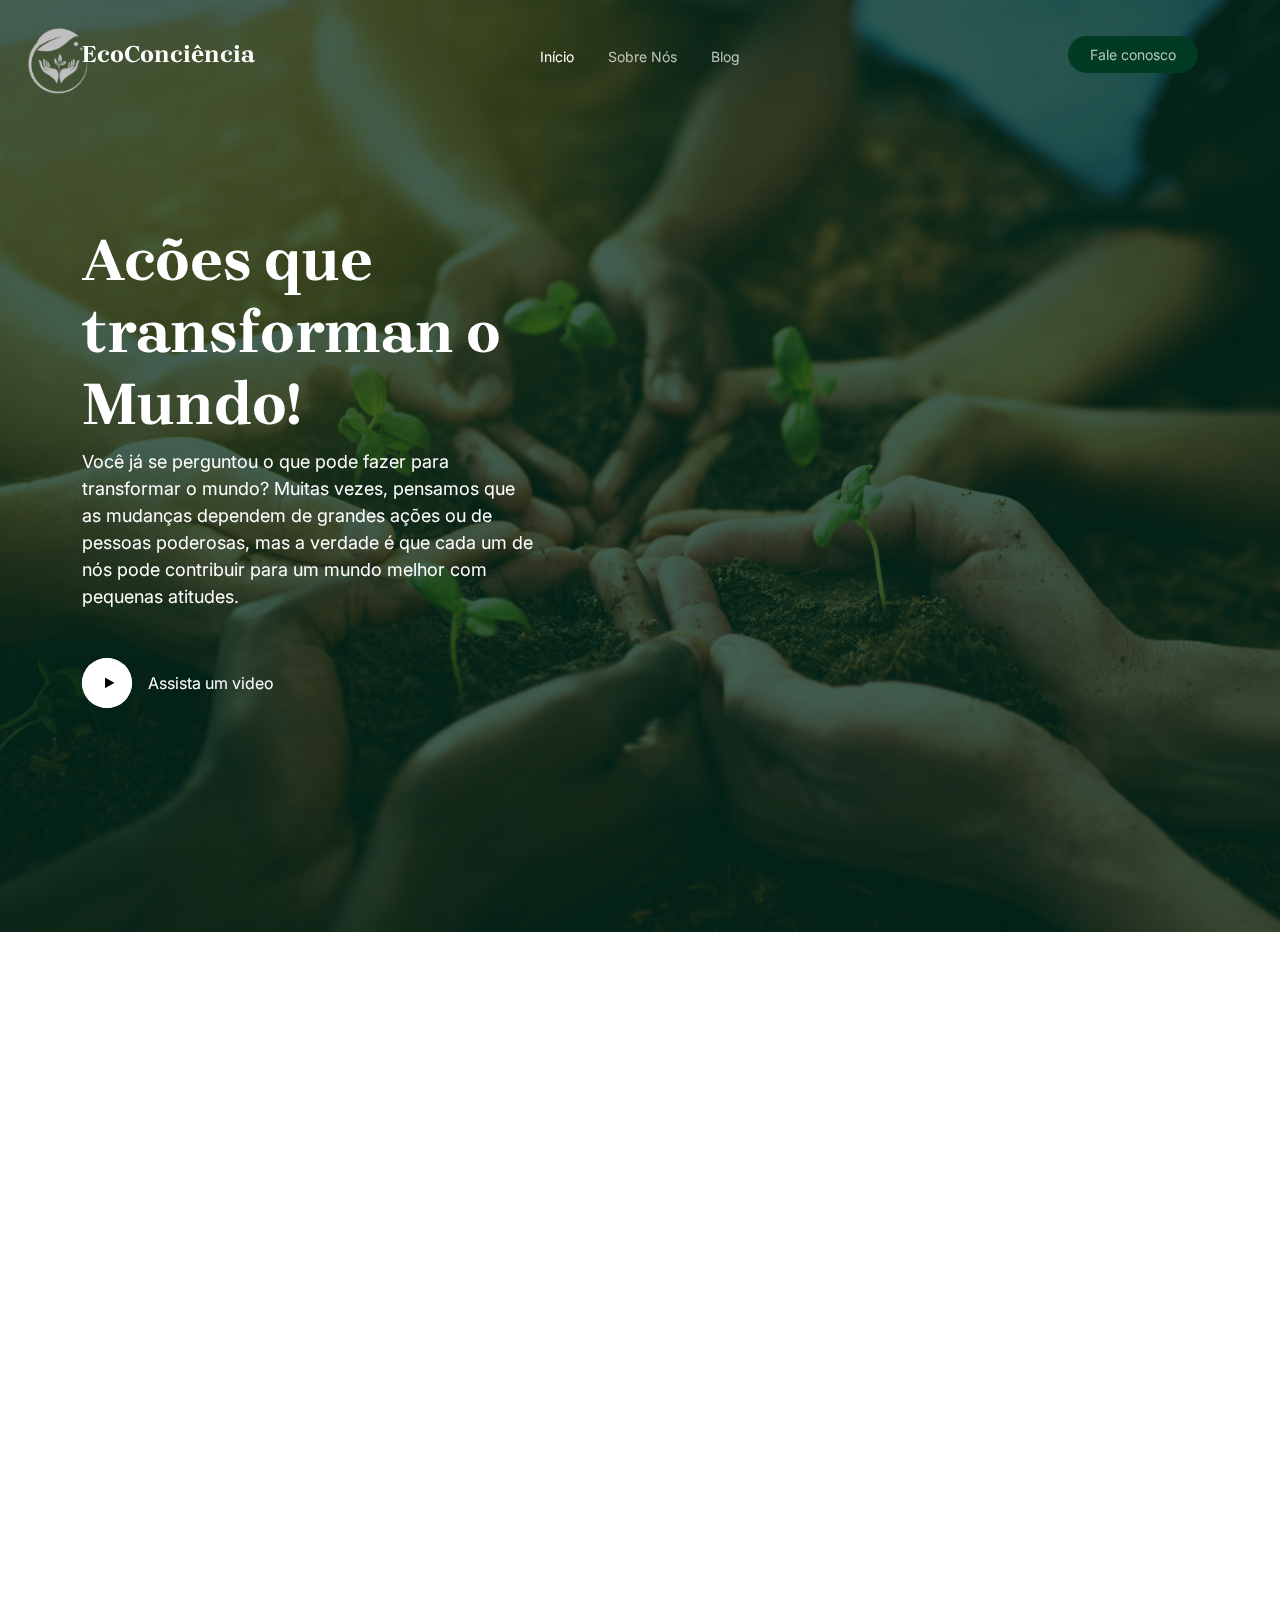
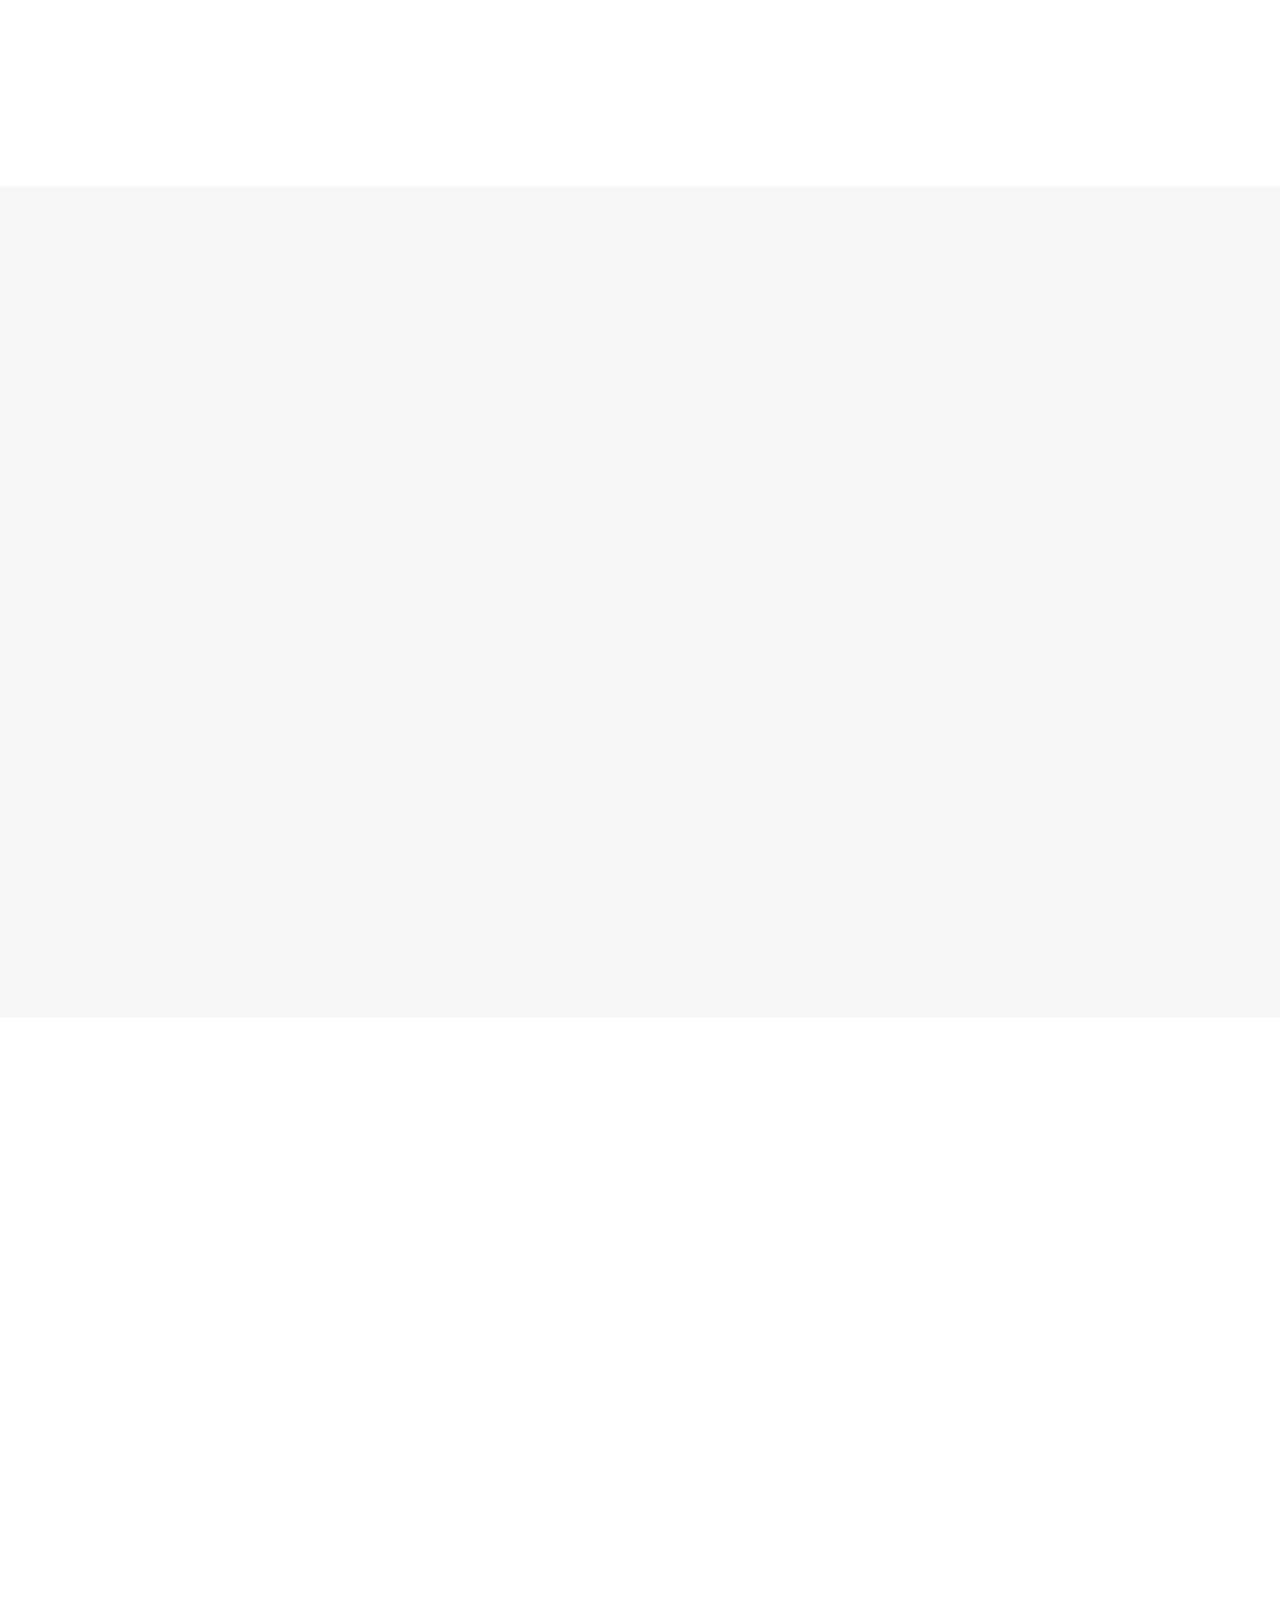
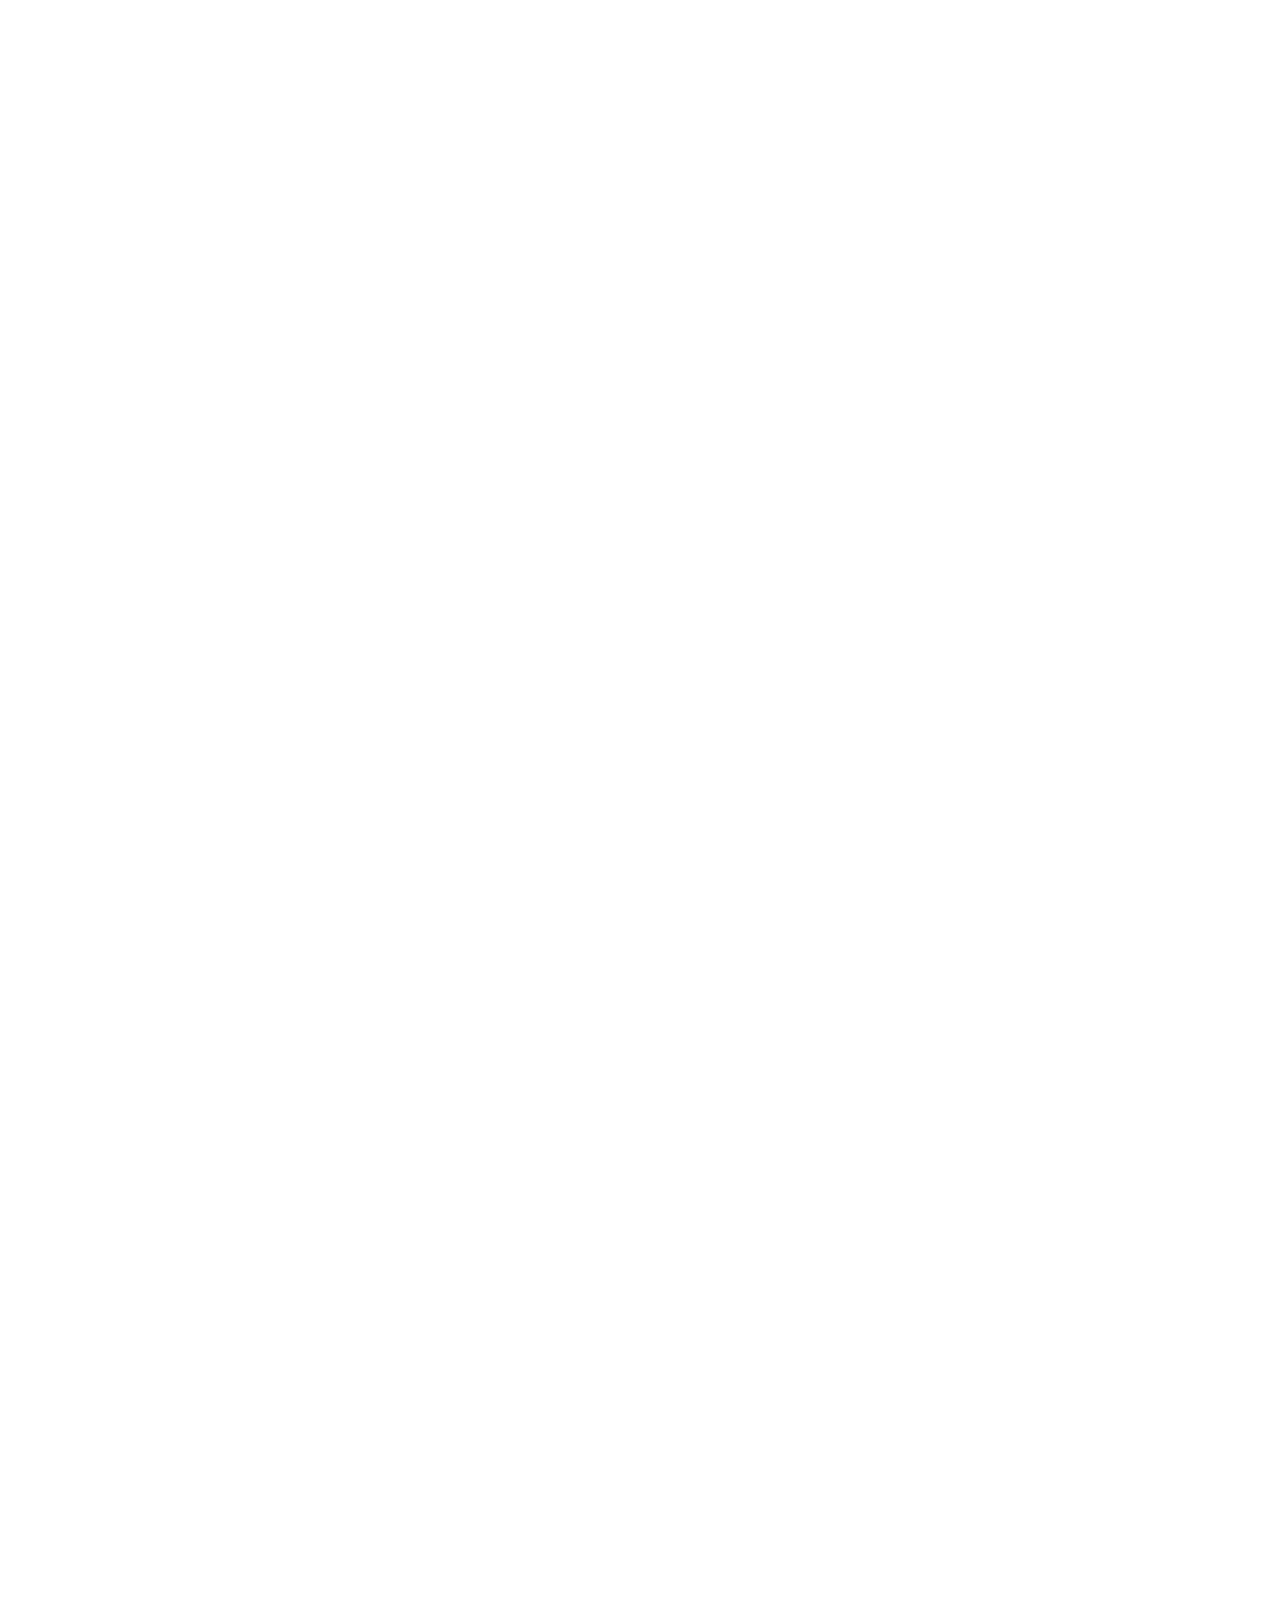
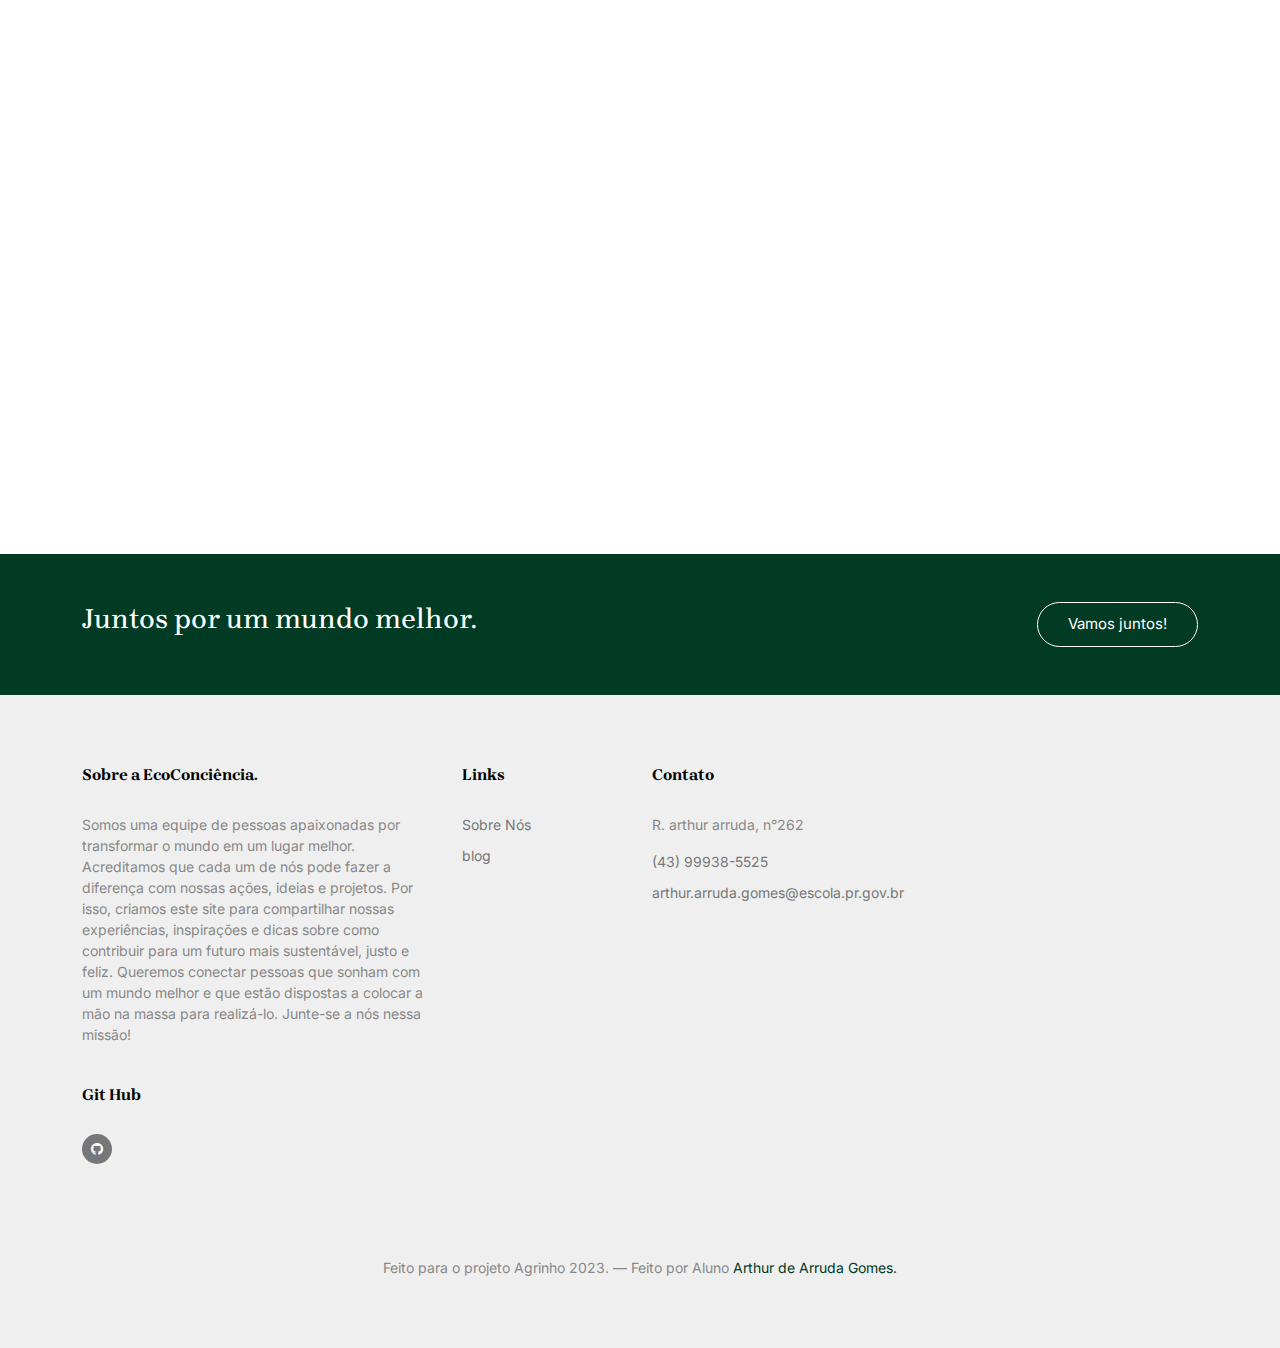
<file: index.html>
<!doctype html>
<html lang="pt-br">
<head>

	<meta charset="utf-8">
	<meta name="viewport" content="width=device-width, initial-scale=1">
	
	<link rel="shortcut icon" href="favicon.png">

	<meta name="description" content="" />
	<meta name="keywords" content="bootstrap, bootstrap5" />
	
	<link rel="preconnect" href="https://fonts.googleapis.com">
	<link rel="preconnect" href="https://fonts.gstatic.com" crossorigin>
	<link href="https://fonts.googleapis.com/css2?family=Brygada+1918:ital,wght@0,400;0,600;0,700;1,400&family=Inter:wght@400;700&display=swap" rel="stylesheet">

	<link rel="stylesheet" href="fonts/icomoon/style.css">
	<link rel="stylesheet" href="fonts/flaticon/font/flaticon.css">

	<link rel="stylesheet" href="css/tiny-slider.css">
	<link rel="stylesheet" href="css/aos.css">
	<link rel="stylesheet" href="css/flatpickr.min.css">
	<link rel="stylesheet" href="css/glightbox.min.css">
	<link rel="stylesheet" href="css/style.css">


	<title>EcoConciência</title>
</head>
<body>

	<div class="site-mobile-menu site-navbar-target">
		<div class="site-mobile-menu-header">
			<div class="site-mobile-menu-close">
				<span class="icofont-close js-menu-toggle"></span>
			</div>
		</div>
		<div class="site-mobile-menu-body"></div>
	</div>

	<nav class="site-nav mt-3">
		<div class="container">

			<div class="site-navigation">
				<div class="row">
					<div class="col-6 col-lg-3">
						<a href="index.html" class="logo m-0 float-start">EcoConciência</a>
					</div>
					<div class="col-lg-6 d-none d-lg-inline-block text-center nav-center-wrap">
						<ul class="js-clone-nav  text-center site-menu p-0 m-0">
							<li class="active"><a href="index.html">Início</a></li>
							<li><a href="sobre.html">Sobre Nós</a></li>
							<li><a href="blog.html">Blog</a></li>

						</ul>
					</div>
					<div class="col-6 col-lg-3 text-lg-end">
						<ul class="js-clone-nav d-none d-lg-inline-block text-end site-menu ">
							<li class="cta-button"><a href="contact.html">Fale conosco</a></li>
						</ul>

						<a  class="burger ms-auto float-end site-menu-toggle js-menu-toggle d-inline-block d-lg-none light" data-toggle="collapse" data-target="#main-navbar">
							<span></span>
						</a>
					</div>
				</div>
			</div>
			
		</div>
	</nav>

	

	<div class="hero overlay">

		<div class="img-bg rellax">
			<img src="images/hero_1.jpg" alt="Image" class="img-fluid">
		</div>

		<div class="container">
			<div class="row align-items-center justify-content-start">
				<div class="col-lg-5">

					<h1 class="heading" data-aos="fade-up">Acões que transforman o Mundo!</h1>
					<p class="mb-5" data-aos="fade-up">Você já se perguntou o que pode fazer para transformar o mundo? Muitas vezes, pensamos que as mudanças dependem de grandes ações ou de pessoas poderosas, mas a verdade é que cada um de nós pode contribuir para um mundo melhor com pequenas atitudes.</p>

					<div data-aos="fade-up">
						<a href="https://youtu.be/LrbE4jvHhQk" class="play-button align-items-center d-flex glightbox3" >
							<span class="icon-button me-3">
								<span class="icon-play"></span>
							</span>
							<span class="caption">Assista um video</span>
						</a>
					</div>
				</div>

				
			</div>
		</div>

		
	</div>


	<div class="section section-2">
		<div class="container">
			<div class="row align-items-center justify-content-between">
				<div class="col-lg-6 order-lg-2 mb-5 mb-lg-0">
					<div class="image-stack mb-5 mb-lg-0">
						<div class="image-stack__item image-stack__item--bottom" data-aos="fade-up"  >
							<img src="images/img_v_1.jpg" alt="Image" class="img-fluid rellax ">
						</div>
						<div class="image-stack__item image-stack__item--top" data-aos="fade-up" data-aos-delay="100"  data-rellax-percentage="0.5">
							<img src="images/img_v_2.jpg" alt="Image" class="img-fluid">
						</div>
					</div>

				</div>
				<div class="col-lg-4 order-lg-1">

					<div>
						<h2 class="heading mb-3" data-aos="fade-up" data-aos-delay="100">Você já pensou em como transformar o mundo?</h2>

						<p data-aos="fade-up" data-aos-delay="200">É uma pergunta que muitas vezes nos fazemos, mas nem sempre temos uma resposta. Mas eu tenho uma boa notícia para você: você pode fazer a diferença! Você pode usar seus talentos, suas paixões e seus sonhos para criar um futuro melhor para todos.</p>

						<p data-aos="fade-up" data-aos-delay="300"> Você pode ser um agente de mudança, um líder, um inspirador. Você pode ser o que você quiser ser, desde que acredite em si mesmo e em seu potencial. Você está pronto para começar essa jornada incrível? Então vamos lá, vamos transformar o mundo juntos!</p>

						<p class="my-4" data-aos="fade-up" data-aos-delay="300"><a href="blog.html" class="btn btn-primary">Leia mais</a></p>
					</div>
				</div>
				
			</div>

		</div>		
	</div>

	<div class="section service-section-1">
		<div class="container">
			<div class="row">

				<div class="col-lg-3 mb-4 mb-lg-0">
					<div class="heading-content" data-aos="fade-up">
						<h2>Ideias <span class="d-block">de como transformar o mundo em um lugar melhor?</span></h2>
						<p> São sonhos que podemos realizar juntos, com criatividade, solidariedade e ação. São projetos que visam melhorar a vida das pessoas, do meio ambiente e da sociedade. São propostas que nos inspiram a fazer a diferença e a contribuir para um futuro mais justo e sustentável.</p>
						<p class="my-4" data-aos="fade-up" data-aos-delay="300"><a href="blog.html" class="btn btn-primary">Veja todas</a></p>
					</div>
				</div>
				<div class="col-lg-9">
					<div class="row">
						<div class="col-6 col-md-6 col-lg-3 mb-4 mb-lg-0" data-aos="fade-up"  data-aos-delay="100">
							<div class="service-1">
								<span class="icon">
									<img src="images/svg/01.svg" alt="Image" class="img-fluid">
								</span>
								<div>
									<h3>Aprenda a plantar</h3>
									<p>Plantar é uma forma de cuidar do meio ambiente e de produzir alimentos saudáveis e orgânicos. Você não precisa ter um grande espaço para plantar, pode usar vasos, jardineiras ou até mesmo garrafas pet. Além de ser uma atividade relaxante e terapêutica, plantar também ajuda a reduzir o desperdício de alimentos e a economizar dinheiro.
									</p>
								</div>
							</div>
						</div>
						<div class="col-6 col-md-6 col-lg-3 mb-4 mb-lg-0" data-aos="fade-up"  data-aos-delay="200">
							<div class="service-1">
								<span class="icon">
									<img src="images/svg/02.svg" alt="Image" class="img-fluid">
								</span>
								<div>
									<h3>Evite desperdícios</h3>
									<p>Um mundo melhor é um mundo com menos desperdício. Você pode evitar desperdícios de várias formas, como planejar suas compras, aproveitar as sobras de comida, doar o que não usa mais, consertar o que está quebrado e reciclar o que for possível. Assim, você estará contribuindo para a preservação dos recursos naturais e para a redução da poluição.
									</p>
								</div>
							</div>
						</div>
						<div class="col-6 col-md-6 col-lg-3 mb-4 mb-lg-0" data-aos="fade-up"  data-aos-delay="300">
							<div class="service-1">
								<span class="icon">
									<img src="images/svg/03.svg" alt="Image" class="img-fluid">
								</span>
								<div>
									<h3>Aprenda sobre política</h3>
									<p>A política é uma forma de participação social e cidadania. Ela influencia diretamente a nossa vida e a do nosso país. Por isso, é importante aprender sobre política, conhecer os nossos direitos e deveres, acompanhar as notícias e os debates, fiscalizar os governantes e cobrar transparência e ética. Também é importante exercer o nosso voto de forma consciente e crítica.
									</p>
								</div>
							</div>
						</div>
						<div class="col-6 col-md-6 col-lg-3 mb-4 mb-lg-0" data-aos="fade-up"  data-aos-delay="400">
							<div class="service-1">
								<span class="icon">
									<img src="images/svg/04.svg" alt="Image" class="img-fluid">
								</span>
								<div>
									<h3>Seja atencioso</h3>
									<p>Ser atencioso significa ter empatia e respeito pelos outros. Você pode ser atencioso com gestos simples, como cumprimentar as pessoas, ouvir com atenção, elogiar com sinceridade, ajudar quem precisa, pedir desculpas quando erra e agradecer quando recebe algo. Ser atencioso também significa respeitar as diferenças e valorizar a diversidade.
									</p>
								</div>
							</div>
						</div>
					</div>
				</div>

			</div>
		</div>
	</div>

 <!-- SIM ISSO FOI FEITO POR MIN ARTHUR TUDO SOZINHO  -->
 
 <div class="section section-3" data-aos="fade-up" data-aos-delay="100">
		<div class="container">
			<div class="row align-items-center justify-content-between  mb-5">
				<div class="col-lg-5" data-aos="fade-up">
					<h2 class="heading mb-3">Nós podemos fazer a diferença no mundo?</h2>
					<p>Claro que sim! Cada um de nós tem o poder de contribuir para um mundo melhor, mais justo e mais sustentável. Basta ter vontade, coragem e ação. Podemos começar por pequenos gestos, como reciclar, economizar energia, ajudar os outros, respeitar as diferenças e defender os nossos direitos. Juntos, somos mais fortes e podemos transformar a realidade ao nosso redor. Vamos nessa?</p>
				</div>		
				<div class="col-lg-5 text-md-end" data-aos="fade-up" data-aos-delay="100">
					<div id="destination-controls">
						<span class="prev me-3" data-controls="prev">
							<span class="icon-chevron-left"></span>

						</span>
						<span class="next" data-controls="next">
							<span class="icon-chevron-right"></span>

						</span>
					</div>
				</div>
			</div>	

		</div>		

		<div class="destination-slider-wrap">
			<div class="destination-slider">
				<div class="destination">
					<div class="thumb">
						<img src="images/plantar.jpg" alt="Image" class="img-fluid">
					</div>
					<div class="mt-4">
						<h3><a href="plantar_blog.html">Aprenda a plantar</a></h3>
						<span class="meta">As plantas com sua beleza colocam mais alegria e gratidão na nossa vida.</span>
					</div>
				</div>

				<div class="destination">
					<div class="thumb">
						<img src="images/desperdicio.jpg" alt="Image" class="img-fluid">
					</div>
					<div class="mt-4">
						<h3><a href="desperdicio_blog.html">Evite desperdício</a></h3>
						<span class="meta">Evitar o desperdício, ser moderado, fazer economia e tudo poupar são práticas do bem.</span>
					</div>
				</div>

				<div class="destination">
					<div class="thumb">
						<img src="images/politicas.jpg" alt="Image" class="img-fluid">
					</div>
					<div class="mt-4">
						<h3><a href="politica_blog.html">Aprenda sobre política</a></h3>
						<span class="meta">Não somos números nem objetos, mas seres humanos e exigimos respeito e políticas justas!</span>
					</div>
				</div>

				<div class="destination">
					<div class="thumb">
						<img src="images/atencioso.png" alt="Image" class="img-fluid">
					</div>
					<div class="mt-4">
						<h3><a href="atencioso_blog.html">Seja atencioso</a></h3>
						<span class="meta">As vezes um olhar atencioso supri as necessidades de carinho.</span>
					</div>
				</div>


				<div class="destination">
					<div class="thumb">
						<img src="images/lixo.jpg" alt="Image" class="img-fluid">
					</div>
					<div class="mt-4">
						<h3><a href="lixo_blog.html">Cuide do lixo</a></h3>
						<span class="meta">Ser sustentável não é somente levar as culpas e nem só cuidar do meio ambiente, mas também ser socialmente justo, responsável com o meio ambiente.</span>
					</div>
				</div>

				<div class="destination">
					<div class="thumb">
						<img src="images/consumo.jpg" alt="Image" class="img-fluid">
					</div>
					<div class="mt-4">
						<h3><a href="consiente_blog.html">Pratique o consumo consciente</a></h3>
						<span class="meta">Seja um consumidor consciente, é a melhor garantia em sua vida e para o Meio Ambiente.</span>
					</div>
				</div>

				<div class="destination">
					<div class="thumb">
						<img src="images/voluntarios.jpg" alt="Image" class="img-fluid">
					</div>
					<div class="mt-4">
						<h3><a href="voluntarios_blog.html">Faça trabalhos voluntários</a></h3>
						<span class="meta">⁠ O trabalho voluntário produz recompensas imateriais de valor incalculável!</span>
					</div>
				</div>

				<div class="destination">
					<div class="thumb">
						<img href="doação_blog.html" src="images/doacoes.jpg" alt="Image" class="img-fluid" >
					</div>
					<div class="mt-4">
						<h3><a href="doação_blog.html">Faça doações</a></h3>
						<span class="meta">A doação prova que o amor vai além das palavras e se transforma em ação.</span>
					</div>
				</div>

			</div>
		</div>

	</div>

	<div class="section">
		<div class="container">
			<div class="row justify-content-between align-items-center">
				<div class="col-lg-5 mb-4 mb-lg-0 order-lg-2" data-aos="fade-up">
					<img src="images/futuro.png" alt="Image" class="img-fluid">
				</div>
				<div class="col-lg-5" data-aos="fade-up" data-aos-delay="100">
					<h2 class="heading mb-4">A melhor forma de prever o futuro é criar ele.</h2>
					<p>Olá, pessoal! Estou muito feliz em compartilhar com vocês uma novidade incrível: vamos juntos criar um futuro melhor! Sim, você leu certo. Nós temos o poder de transformar o mundo com as nossas ações, ideias e sonhos. E eu quero te convidar para fazer parte dessa jornada. Neste blog, eu vou te mostrar como podemos contribuir para um planeta mais sustentável, justo e feliz. Vamos falar sobre temas como ecologia, cidadania, educação, tecnologia e muito mais. vamos juntos criar um futuro melhor!</p>
					<p class="my-4" data-aos="fade-up" data-aos-delay="200"><a href="blog.html" class="btn btn-primary">Vamos juntos!</a></p>
				</div>	
			</div>
		</div>
	</div>


	<div class="section">
		<div class="container">

			<div class="row">
				<div class="col-12"data-aos="fade-up" data-aos-delay="0">
					
					<h2 class="heading mb-5">Posts recentes</h2>
				</div>
			</div>
			<div class="row align-items-stretch">
				<div class="col-6 col-sm-6 col-md-6 col-lg-3" data-aos="fade-up" data-aos-delay="100">
					<div class="media-entry">
						<a href="voluntarios_blog.html">
							<img src="images/gal_1.jpg" alt="Image" class="img-fluid">
						</a>
						<div class="bg-white m-body">
							<h3><a href="voluntarios_blog.html">Faça trabalhos voluntarios.</a></h3>
							<p>O trabalho voluntário produz recompensas imateriais de valor incalculável!</p>

							<a href="voluntarios_blog.html" class="more d-flex align-items-center float-start">
								<span class="label">Leia mais</span>
								<span class="arrow"><span class="icon-keyboard_arrow_right"></span></span>
							</a>
						</div>
					</div>
				</div>
				<div class="col-6 col-sm-6 col-md-6 col-lg-3" data-aos="fade-up" data-aos-delay="200">
					<div class="media-entry">
						<a href="politica_blog.html">
							<img src="images/gal_2.jpg" alt="Image" class="img-fluid">
						</a>
						<div class="bg-white m-body">
							<h3><a href="politica_blog.html">Aprenda sobre politica.</a></h3>
							<p>Não somos números nem objetos, mas seres humanos e exigimos respeito e políticas justas!</p>

							<a href="politica_blog.html" class="more d-flex align-items-center float-start">
								<span class="label">Leia mais</span>
								<span class="arrow"><span class="icon-keyboard_arrow_right"></span></span>
							</a>
						</div>
					</div>
				</div>
				<div class="col-6 col-sm-6 col-md-6 col-lg-3" data-aos="fade-up" data-aos-delay="300">
					<div class="media-entry">
						<a href="doação_blog.html">
							<img src="images/gal_3.jpg" alt="Image" class="img-fluid">
						</a>
						<div class="bg-white m-body">
							<h3><a href="doação_blog.html">Faça doações</a></h3>
							<p>A doação prova que o amor vai além das palavras e se transforma em ação.</p>
							<a href="doação_blog.html" class="more d-flex align-items-center float-start">
								<span class="label">Leia mais</span>
								<span class="arrow"><span class="icon-keyboard_arrow_right"></span></span>
							</a>
						</div>
					</div>
				</div>
				<div class="col-6 col-sm-6 col-md-6 col-lg-3" data-aos="fade-up" data-aos-delay="400">
					<div class="media-entry">
						<a href="atencioso_blog.html">
							<img src="images/gal_4.jpg" alt="Image" class="img-fluid">
						</a>
						<div class="bg-white m-body">
							<h3><a href="atencioso_blog.html">Seja atencioso</a></h3>
							<p>As vezes um olhar atencioso supri as necessidades de carinho.</p>
							<a href="atencioso_blog.html" class="more d-flex align-items-center float-start">
								<span class="label">Leia mais</span>
								<span class="arrow"><span class="icon-keyboard_arrow_right"></span></span>
							</a>
						</div>
					</div>
				</div>
			</div>	
		</div>		
	</div>



	<div class="py-5 bg-primary">
		<div class="container">
			<div class="row">
				<div class="col-lg-7 text-center mb-3 mb-lg-0 text-lg-start">
					<h3 class="text-white m-0">Juntos por um mundo melhor.</h3>
				</div>		
				<div class="col-lg-5 text-center text-lg-end">
					<a href="blog.html" class="btn btn-outline-white">Vamos juntos!</a>
				</div>
			</div>		
		</div>		
	</div>

	<div class="site-footer">
		<div class="container">

			<div class="row">
				<div class="col-lg-4">
					<div class="widget">
						<h3>Sobre a EcoConciência<span class="text-primary">.</span> </h3>
						<p>Somos uma equipe de pessoas apaixonadas por transformar o mundo em um lugar melhor. Acreditamos que cada um de nós pode fazer a diferença com nossas ações, ideias e projetos. Por isso, criamos este site para compartilhar nossas experiências, inspirações e dicas sobre como contribuir para um futuro mais sustentável, justo e feliz. Queremos conectar pessoas que sonham com um mundo melhor e que estão dispostas a colocar a mão na massa para realizá-lo. Junte-se a nós nessa missão!</p>
					</div> 
					<div class="widget">
						<h3>Git Hub</h3>
						<ul class="list-unstyled social">
							<li><a href="https://github.com/241122222"><span class="icon-github"></span></a></li>
						</ul>
					</div> 
				</div> 

				<div class="col-lg-2 ml-auto">
					<div class="widget">
						<h3>Links</h3>
						<ul class="list-unstyled float-left links">
							<li><a href="sobre.html">Sobre Nós</a></li>
							<li><a href="blog.html">blog</a></li>
						</ul>
					</div> 
				</div> 

				<div class="col-lg-3">
					<div class="widget">
						<h3>Contato</h3>
						<address>R. arthur arruda,        n°262</address>
						<ul class="list-unstyled links mb-4">
							<li><a href="">(43) 99938-5525</a></li>
							<li><a href="">arthur.arruda.gomes@escola.pr.gov.br</a></li>
						</ul>
					</div> 
				</div> 

			</div> 

			<div class="row mt-5">
				<div class="col-12 text-center">
					<p class="mb-0"></script> Feito para o projeto Agrinho 2023. &mdash; Feito por Aluno <a href="https://github.com/241122222"> Arthur de Arruda Gomes.</a></p>
				</div>
			</div> 
		</div> 


		<script src="js/bootstrap.bundle.min.js"></script>
		<script src="js/tiny-slider.js"></script>
		<script src="js/aos.js"></script>
		<script src="js/navbar.js"></script>
		<script src="js/counter.js"></script>
		<script src="js/rellax.js"></script>
		<script src="js/flatpickr.js"></script>
		<script src="js/glightbox.min.js"></script>
		<script src="js/custom.js"></script>
	</body>
	</html>
</file>
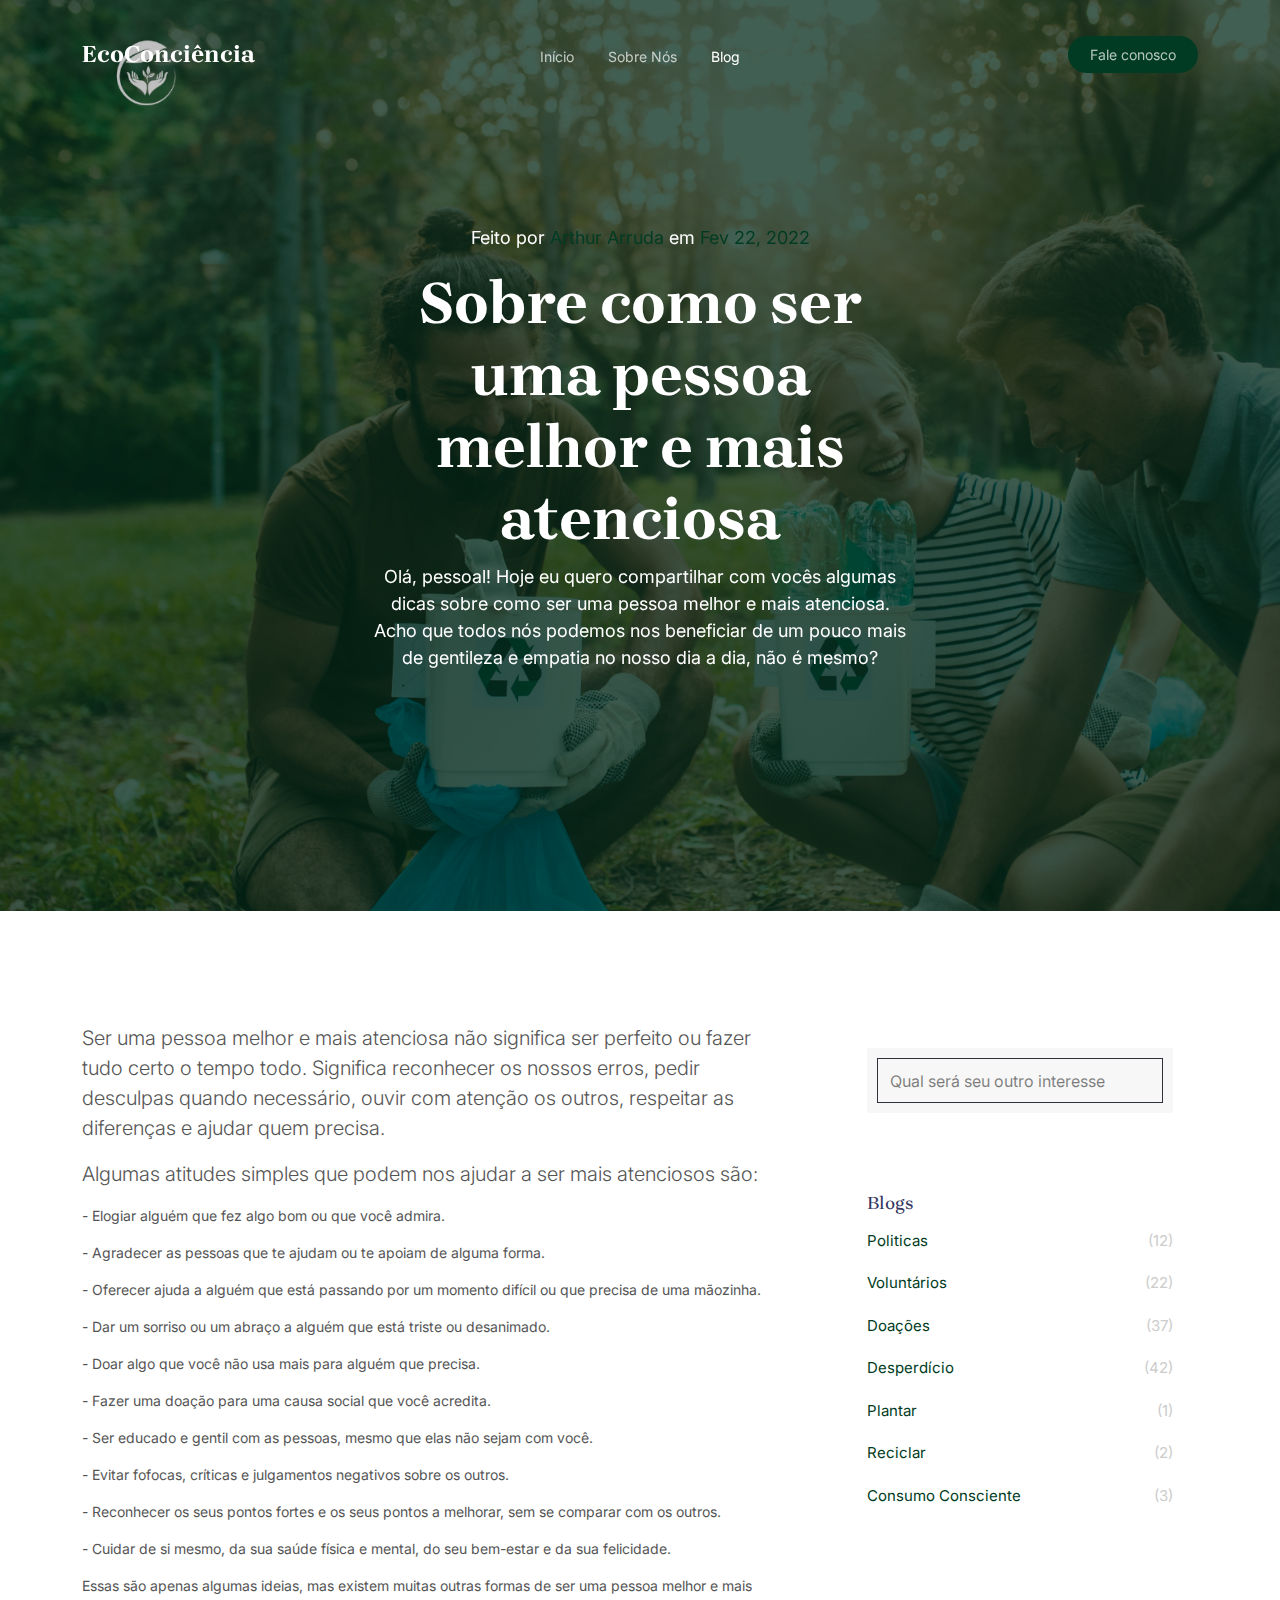
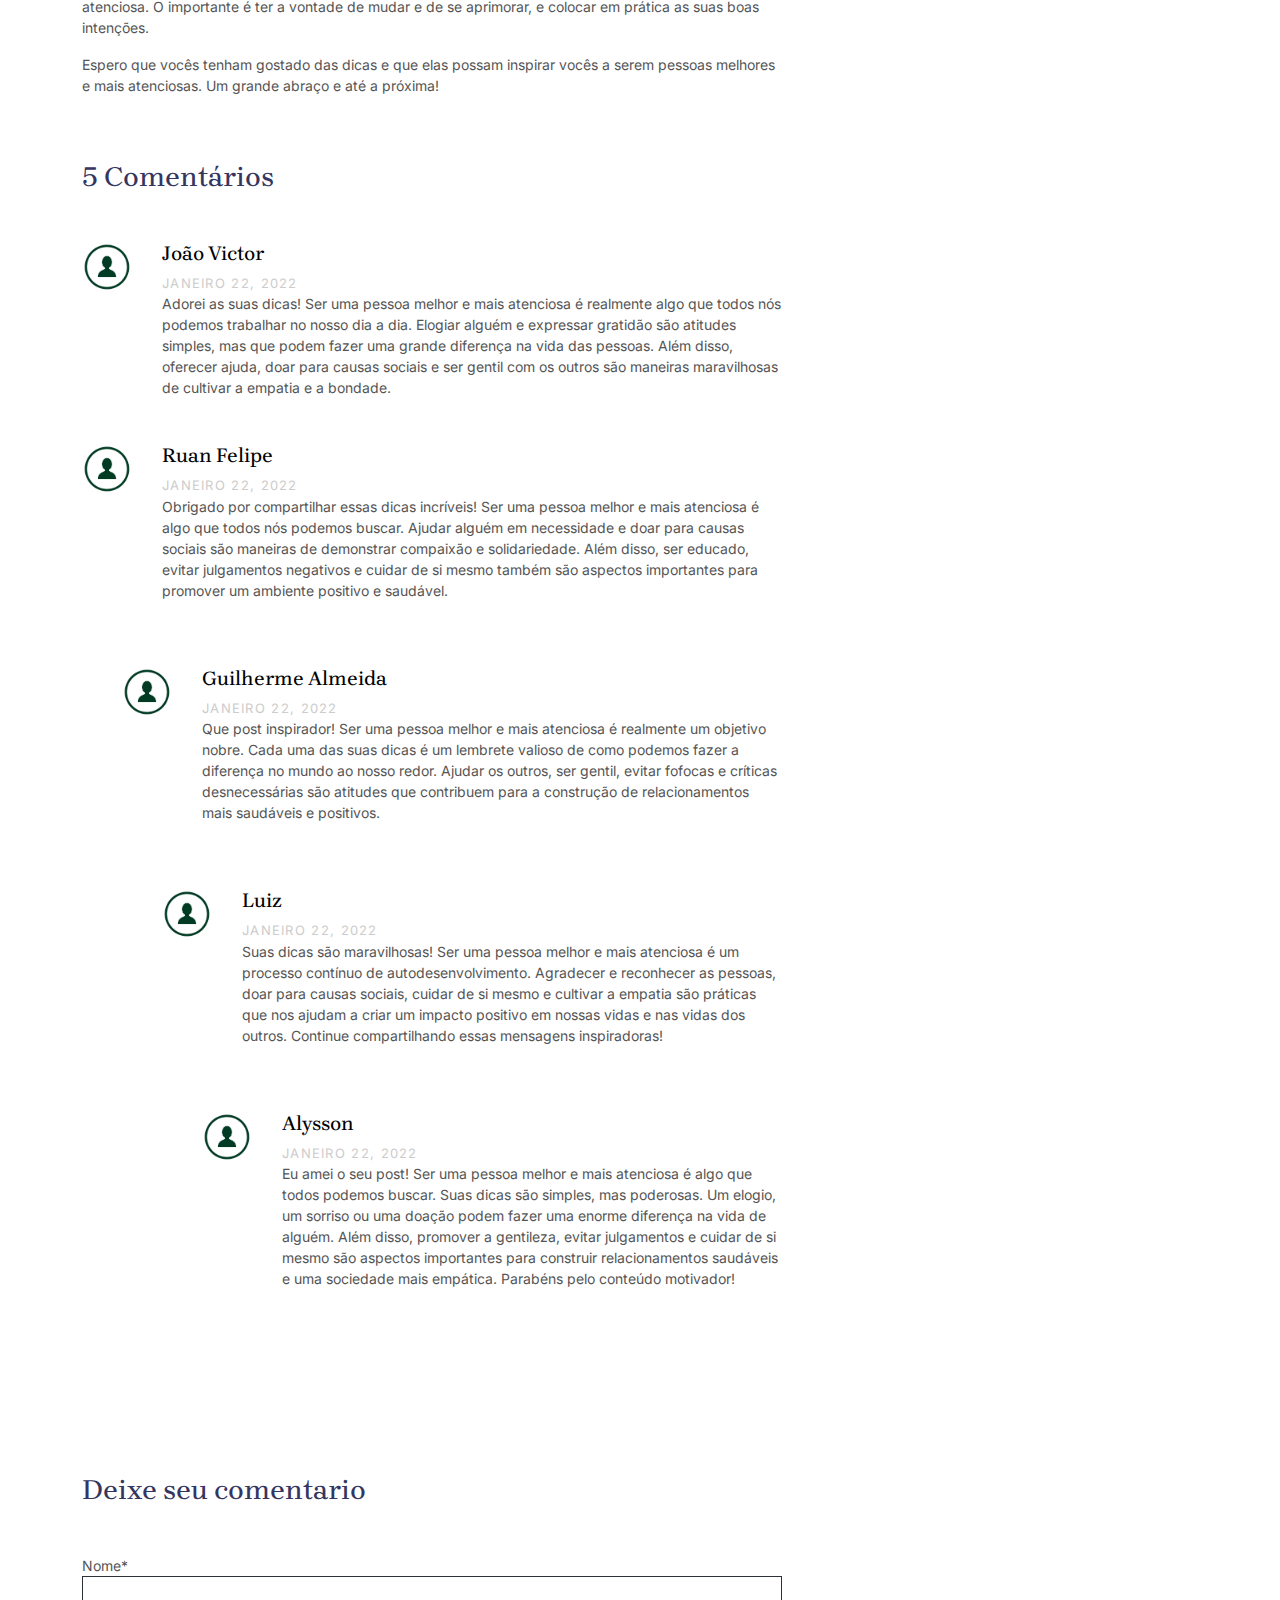
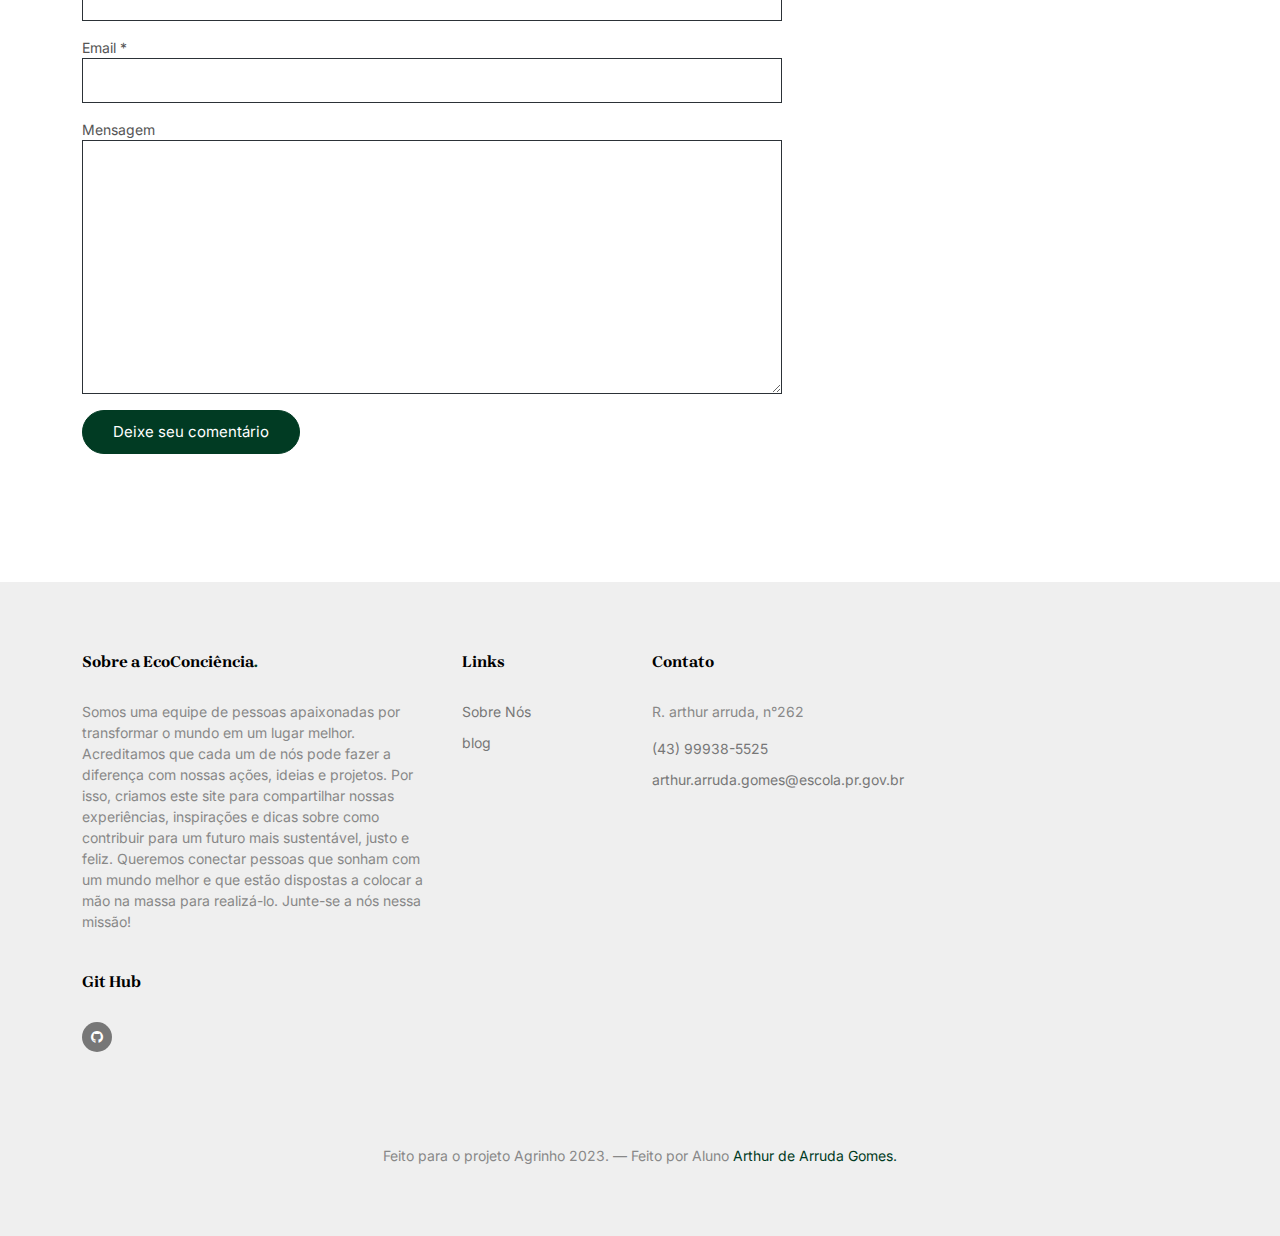
<file: atencioso_blog.html>
<!doctype html>
<html lang="pt-br">
<head>

	<meta charset="utf-8">
	<meta name="viewport" content="width=device-width, initial-scale=1">
	
	<link rel="shortcut icon" href="favicon.png">

	<meta name="description" content="" />
	<meta name="keywords" content="bootstrap, bootstrap5" />
	
	<link rel="preconnect" href="https://fonts.googleapis.com">
	<link rel="preconnect" href="https://fonts.gstatic.com" crossorigin>
	<link href="https://fonts.googleapis.com/css2?family=Brygada+1918:ital,wght@0,400;0,600;0,700;1,400&family=Inter:wght@400;700&display=swap" rel="stylesheet">

	<link rel="stylesheet" href="fonts/icomoon/style.css">
	<link rel="stylesheet" href="fonts/flaticon/font/flaticon.css">

	<link rel="stylesheet" href="css/tiny-slider.css">
	<link rel="stylesheet" href="css/aos.css">
	<link rel="stylesheet" href="css/flatpickr.min.css">
	<link rel="stylesheet" href="css/glightbox.min.css">
	<link rel="stylesheet" href="css/style.css">


	<title>EcoConciência - Atencioso</title>
</head>
<body>

	<div class="site-mobile-menu site-navbar-target">
		<div class="site-mobile-menu-header">
			<div class="site-mobile-menu-close">
				<span class="icofont-close js-menu-toggle"></span>
			</div>
		</div>
		<div class="site-mobile-menu-body"></div>
	</div>

	<nav class="site-nav mt-3">
		<div class="container">

			<div class="site-navigation">
				<div class="row">
					<div class="col-6 col-lg-3">
						<a href="index.html" class="logo m-0 float-start">EcoConciência</a>
					</div>
					<div class="col-lg-6 d-none d-lg-inline-block text-center nav-center-wrap">
						<ul class="js-clone-nav  text-center site-menu p-0 m-0">
							<li><a href="index.html">Início</a></li>
							<li><a href="about.html">Sobre Nós</a></li> 
							<li class="active"><a href="blog.html">Blog</a></li>

						</ul>
					</div>
					<div class="col-6 col-lg-3 text-lg-end">
						<ul class="js-clone-nav d-none d-lg-inline-block text-end site-menu ">
							<li class="cta-button"><a href="contact.html">Fale conosco</a></li>
						</ul>

						<a href="#" class="burger ms-auto float-end site-menu-toggle js-menu-toggle d-inline-block d-lg-none light" data-toggle="collapse" data-target="#main-navbar">
							<span></span>
						</a>
					</div>
				</div>
			</div>
			
		</div>
	</nav>

	

	<div class="hero overlay">
		<div class="img-bg rellax">
			<img src="images/hero_2.jpg" alt="Image" class="img-fluid">
		</div>
		<div class="container">
			<div class="row align-items-center justify-content-start">
				<div class="col-lg-6 mx-auto text-center">
					<p>Feito por <a href="#">Arthur Arruda</a> em <a href="#">Fev 22, 2022</a></p>
					<h1 class="heading" data-aos="fade-up">Sobre como ser uma pessoa melhor e mais atenciosa</h1>
					<p data-aos="fade-up">Olá, pessoal! Hoje eu quero compartilhar com vocês algumas dicas sobre como ser uma pessoa melhor e mais atenciosa. Acho que todos nós podemos nos beneficiar de um pouco mais de gentileza e empatia no nosso dia a dia, não é mesmo?</p>
				</div>
			</div>
		</div>
	</div>


	<div class="section">
		<div class="container">
			<div class="row">
				<div class="col-md-8 blog-content pe-5">
					<p class="lead">Ser uma pessoa melhor e mais atenciosa não significa ser perfeito ou fazer tudo certo o tempo todo. Significa reconhecer os nossos erros, pedir desculpas quando necessário, ouvir com atenção os outros, respeitar as diferenças e ajudar quem precisa.
                    </p>

					<p class="lead">Algumas atitudes simples que podem nos ajudar a ser mais atenciosos são:</p>

					<blockquote><p>- Elogiar alguém que fez algo bom ou que você admira.</p></blockquote>

					<p>- Agradecer as pessoas que te ajudam ou te apoiam de alguma forma.</p>

					<p>- Oferecer ajuda a alguém que está passando por um momento difícil ou que precisa de uma mãozinha.</p>

					<p>- Dar um sorriso ou um abraço a alguém que está triste ou desanimado.</p>

					<blockquote><p>- Doar algo que você não usa mais para alguém que precisa.
                    </p></blockquote>

                    <p>- Fazer uma doação para uma causa social que você acredita.</p>

                    <p>- Ser educado e gentil com as pessoas, mesmo que elas não sejam com você.</p>

                    <p>- Evitar fofocas, críticas e julgamentos negativos sobre os outros.</p>

                    <p>- Reconhecer os seus pontos fortes e os seus pontos a melhorar, sem se comparar com os outros.</p>

                    <p>- Cuidar de si mesmo, da sua saúde física e mental, do seu bem-estar e da sua felicidade.</p>

                    <p>Essas são apenas algumas ideias, mas existem muitas outras formas de ser uma pessoa melhor e mais atenciosa. O importante é ter a vontade de mudar e de se aprimorar, e colocar em prática as suas boas intenções.</p>

                    <p>Espero que vocês tenham gostado das dicas e que elas possam inspirar vocês a serem pessoas melhores e mais atenciosas. Um grande abraço e até a próxima!</p>

				
					<div class="pt-5">
						<h3 class="mb-5">5 Comentários</h3>
						<ul class="comment-list">
							<li class="comment">
								<div class="vcard bio">
									<img src="images/pessoa 1.jpg" alt="minhas pesquisa">
								</div>
								<div class="comment-body">
									<h3>João Victor</h3>
									<div class="meta">Janeiro 22, 2022</div>
									<p>Adorei as suas dicas! Ser uma pessoa melhor e mais atenciosa é realmente algo que todos nós podemos trabalhar no nosso dia a dia. Elogiar alguém e expressar gratidão são atitudes simples, mas que podem fazer uma grande diferença na vida das pessoas. Além disso, oferecer ajuda, doar para causas sociais e ser gentil com os outros são maneiras maravilhosas de cultivar a empatia e a bondade.</p>
								</div>
							</li>

							<li class="comment">
								<div class="vcard bio">
									<img src="images/pessoa 2.jpg" alt="minhas pesquisa">
								</div>
								<div class="comment-body">
									<h3>Ruan Felipe</h3>
									<div class="meta">Janeiro 22, 2022</div>
									<p>Obrigado por compartilhar essas dicas incríveis! Ser uma pessoa melhor e mais atenciosa é algo que todos nós podemos buscar. Ajudar alguém em necessidade e doar para causas sociais são maneiras de demonstrar compaixão e solidariedade. Além disso, ser educado, evitar julgamentos negativos e cuidar de si mesmo também são aspectos importantes para promover um ambiente positivo e saudável.</p>
	
								</div>

								<ul class="children">
									<li class="comment">
										<div class="vcard bio">
											<img src="images/pessoa 3.jpg" alt="minhas pesquisa">
										</div>
										<div class="comment-body">
											<h3>Guilherme Almeida</h3>
											<div class="meta">Janeiro 22, 2022</div>
											<p>Que post inspirador! Ser uma pessoa melhor e mais atenciosa é realmente um objetivo nobre. Cada uma das suas dicas é um lembrete valioso de como podemos fazer a diferença no mundo ao nosso redor. Ajudar os outros, ser gentil, evitar fofocas e críticas desnecessárias são atitudes que contribuem para a construção de relacionamentos mais saudáveis e positivos.</p>
											
										</div>


										<ul class="children">
											<li class="comment">
												<div class="vcard bio">
													<img src="images/pessoa 4.jpg" alt="minhas pesquisa">
												</div>
												<div class="comment-body">
													<h3>Luiz</h3>
													<div class="meta">Janeiro 22, 2022</div>
													<p>Suas dicas são maravilhosas! Ser uma pessoa melhor e mais atenciosa é um processo contínuo de autodesenvolvimento. Agradecer e reconhecer as pessoas, doar para causas sociais, cuidar de si mesmo e cultivar a empatia são práticas que nos ajudam a criar um impacto positivo em nossas vidas e nas vidas dos outros. Continue compartilhando essas mensagens inspiradoras!</p>
													
												</div>

												<ul class="children">
													<li class="comment">
														<div class="vcard bio">
															<img src="images/pessoa 5.jpg" alt="minhas pesquisa">
														</div>
														<div class="comment-body">
															<h3>Alysson</h3>
															<div class="meta">Janeiro 22, 2022</div>
															<p>Eu amei o seu post! Ser uma pessoa melhor e mais atenciosa é algo que todos podemos buscar. Suas dicas são simples, mas poderosas. Um elogio, um sorriso ou uma doação podem fazer uma enorme diferença na vida de alguém. Além disso, promover a gentileza, evitar julgamentos e cuidar de si mesmo são aspectos importantes para construir relacionamentos saudáveis e uma sociedade mais empática. Parabéns pelo conteúdo motivador!</p>
															
														</div>
													</li>
												</ul>
											</li>
										</ul>
									</li>
								</ul>
							</li>

						</ul>
						

						<div class="comment-form-wrap pt-5">
							<h3 class="mb-5">Deixe seu comentario</h3>
							<form action="#" class="">
								<div class="mb-3">
									<label for="name">Nome*</label>
									<input type="text" class="form-control" id="name">
								</div>
								<div class="mb-3">
									<label for="email">Email *</label>
									<input type="email" class="form-control" id="email">
								</div>

								<div class="mb-3">
									<label for="message">Mensagem</label>
									<textarea name="" id="message" cols="30" rows="10" class="form-control"></textarea>
								</div>
								<div class="mb-3">
									<input type="submit" value="Deixe seu comentário" class="btn btn-primary btn-md text-white">
								</div>

							</form>
						</div>
					</div>

				</div>
				<div class="col-md-4 sidebar">
					<div class="sidebar-box">
						<form action="#" class="search-form">
							<div class="form-group">
								<span class="icon fa fa-search"></span>
								<input type="text" class="form-control" placeholder="Qual será seu outro interesse">
							</div>
						</form>
					</div>
					<div class="sidebar-box">
						<div class="categories">
							<h3>Blogs</h3>
							<li><a href="politica_blog.html">Politicas <span>(12)</span></a></li>
							<li><a href="voluntarios_blog.html">Voluntários <span>(22)</span></a></li>
							<li><a href="doação_blog.html">Doações <span>(37)</span></a></li>
							<li><a href="desperdicio_blog.html">Desperdício <span>(42)</span></a></li>
							<li><a href="plantar_blog.html">Plantar <span>(1)</span></a></li>
							<li><a href="lixo_blog.html">Reciclar <span>(2)</span></a></li>
							<li><a href="consiente_blog.html">Consumo Consciente <span>(3)</span></a></li>
						</div>
					</div>
				</div>
			</div>
		</div>
	</div>

	<div class="site-footer">
		<div class="container">

			<div class="row">
				<div class="col-lg-4">
					<div class="widget">
						<h3>Sobre a EcoConciência<span class="text-primary">.</span> </h3>
						<p>Somos uma equipe de pessoas apaixonadas por transformar o mundo em um lugar melhor. Acreditamos que cada um de nós pode fazer a diferença com nossas ações, ideias e projetos. Por isso, criamos este site para compartilhar nossas experiências, inspirações e dicas sobre como contribuir para um futuro mais sustentável, justo e feliz. Queremos conectar pessoas que sonham com um mundo melhor e que estão dispostas a colocar a mão na massa para realizá-lo. Junte-se a nós nessa missão!</p>
					</div> 
					<div class="widget">
						<h3>Git Hub</h3>
						<ul class="list-unstyled social">
							<li><a href="https://github.com/241122222"><span class="icon-github"></span></a></li>
						</ul>
					</div> 
				</div> 

				<div class="col-lg-2 ml-auto">
					<div class="widget">
						<h3>Links</h3>
						<ul class="list-unstyled float-left links">
							<li><a href="sobre.html">Sobre Nós</a></li>
							<li><a href="blog.html">blog</a></li>
						</ul>
					</div> 
				</div> 

				<div class="col-lg-3">
					<div class="widget">
						<h3>Contato</h3>
						<address>R. arthur arruda,        n°262</address>
						<ul class="list-unstyled links mb-4">
							<li><a href="">(43) 99938-5525</a></li>
							<li><a href="">arthur.arruda.gomes@escola.pr.gov.br</a></li>
						</ul>
					</div> 
				</div> 

			</div> 

			<div class="row mt-5">
				<div class="col-12 text-center">
					<p class="mb-0"></script> Feito para o projeto Agrinho 2023. &mdash; Feito por Aluno <a href="https://github.com/241122222"> Arthur de Arruda Gomes.</a></p>
				</div>
			</div> 
		</div> 


		<script src="js/bootstrap.bundle.min.js"></script>
		<script src="js/tiny-slider.js"></script>
		<script src="js/aos.js"></script>
		<script src="js/navbar.js"></script>
		<script src="js/counter.js"></script>
		<script src="js/rellax.js"></script>
		<script src="js/flatpickr.js"></script>
		<script src="js/glightbox.min.js"></script>
		<script src="js/custom.js"></script>
	</body>
	</html>
</file>
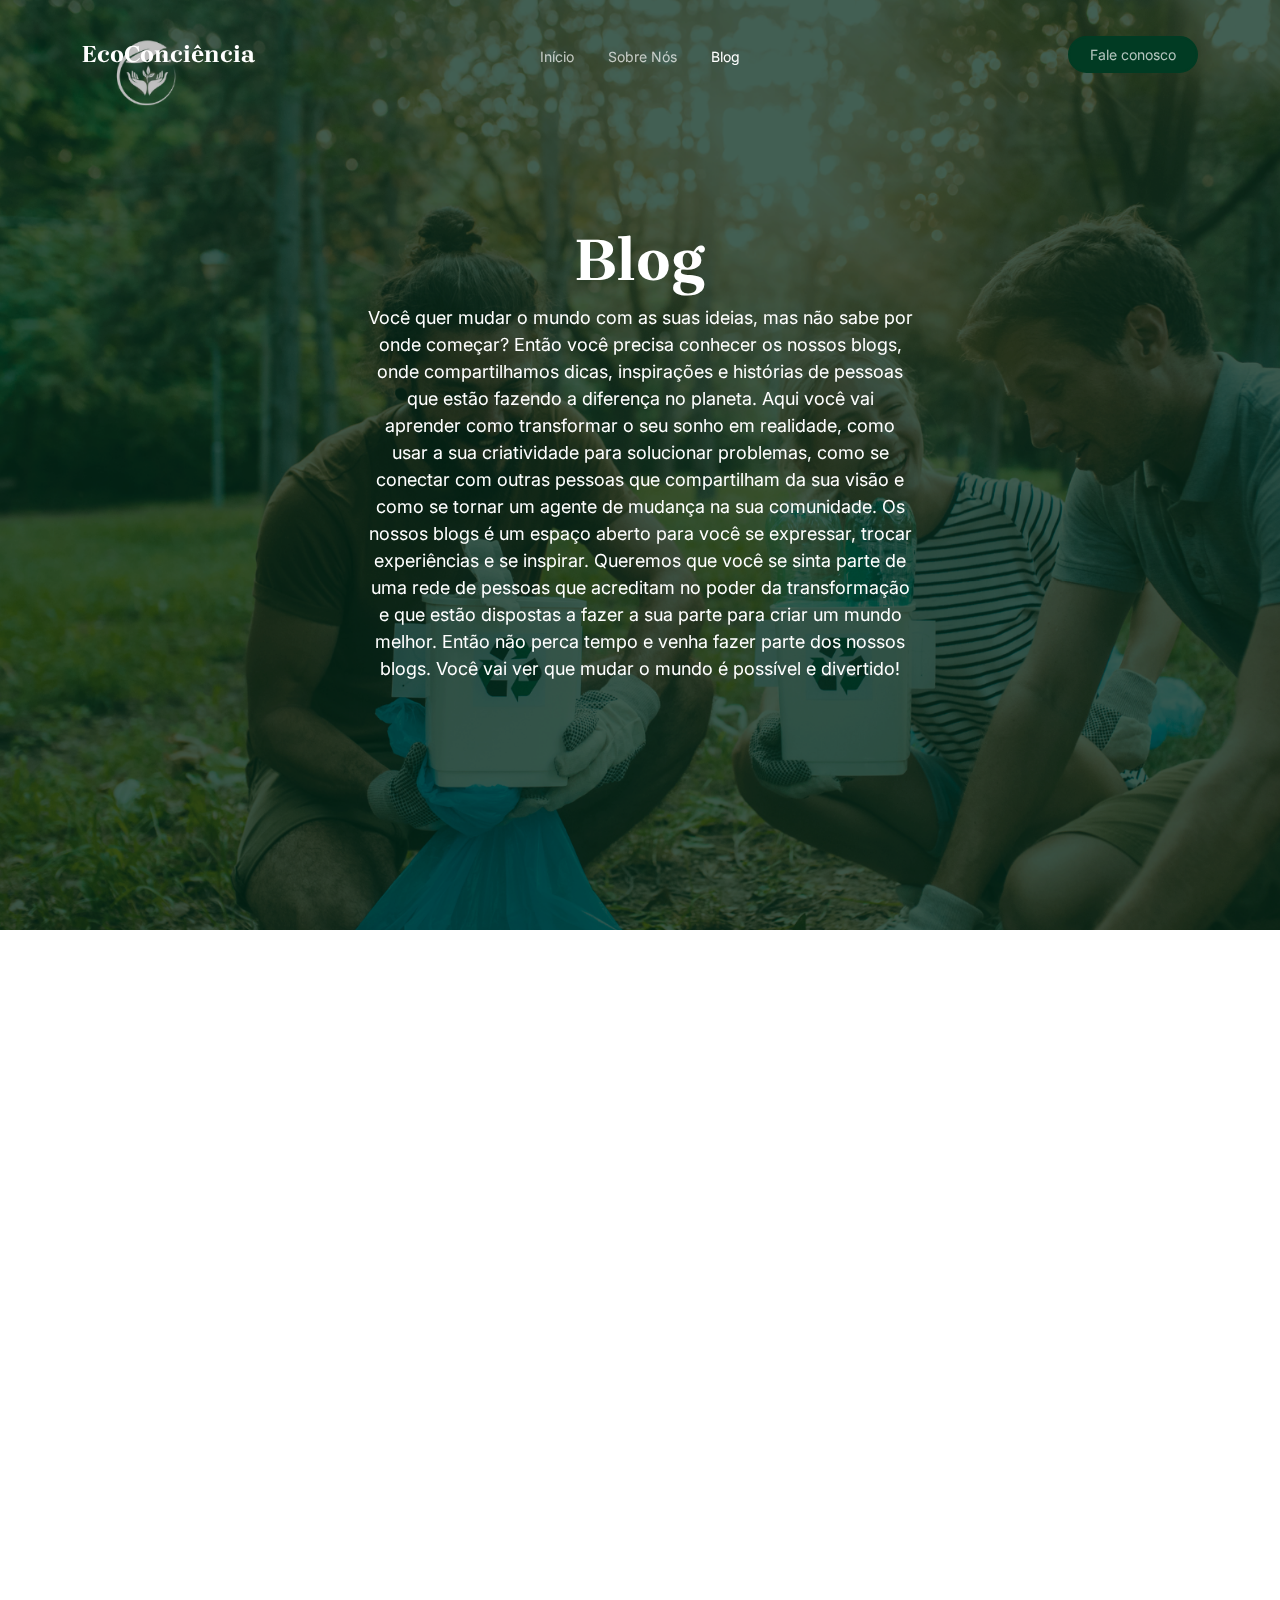
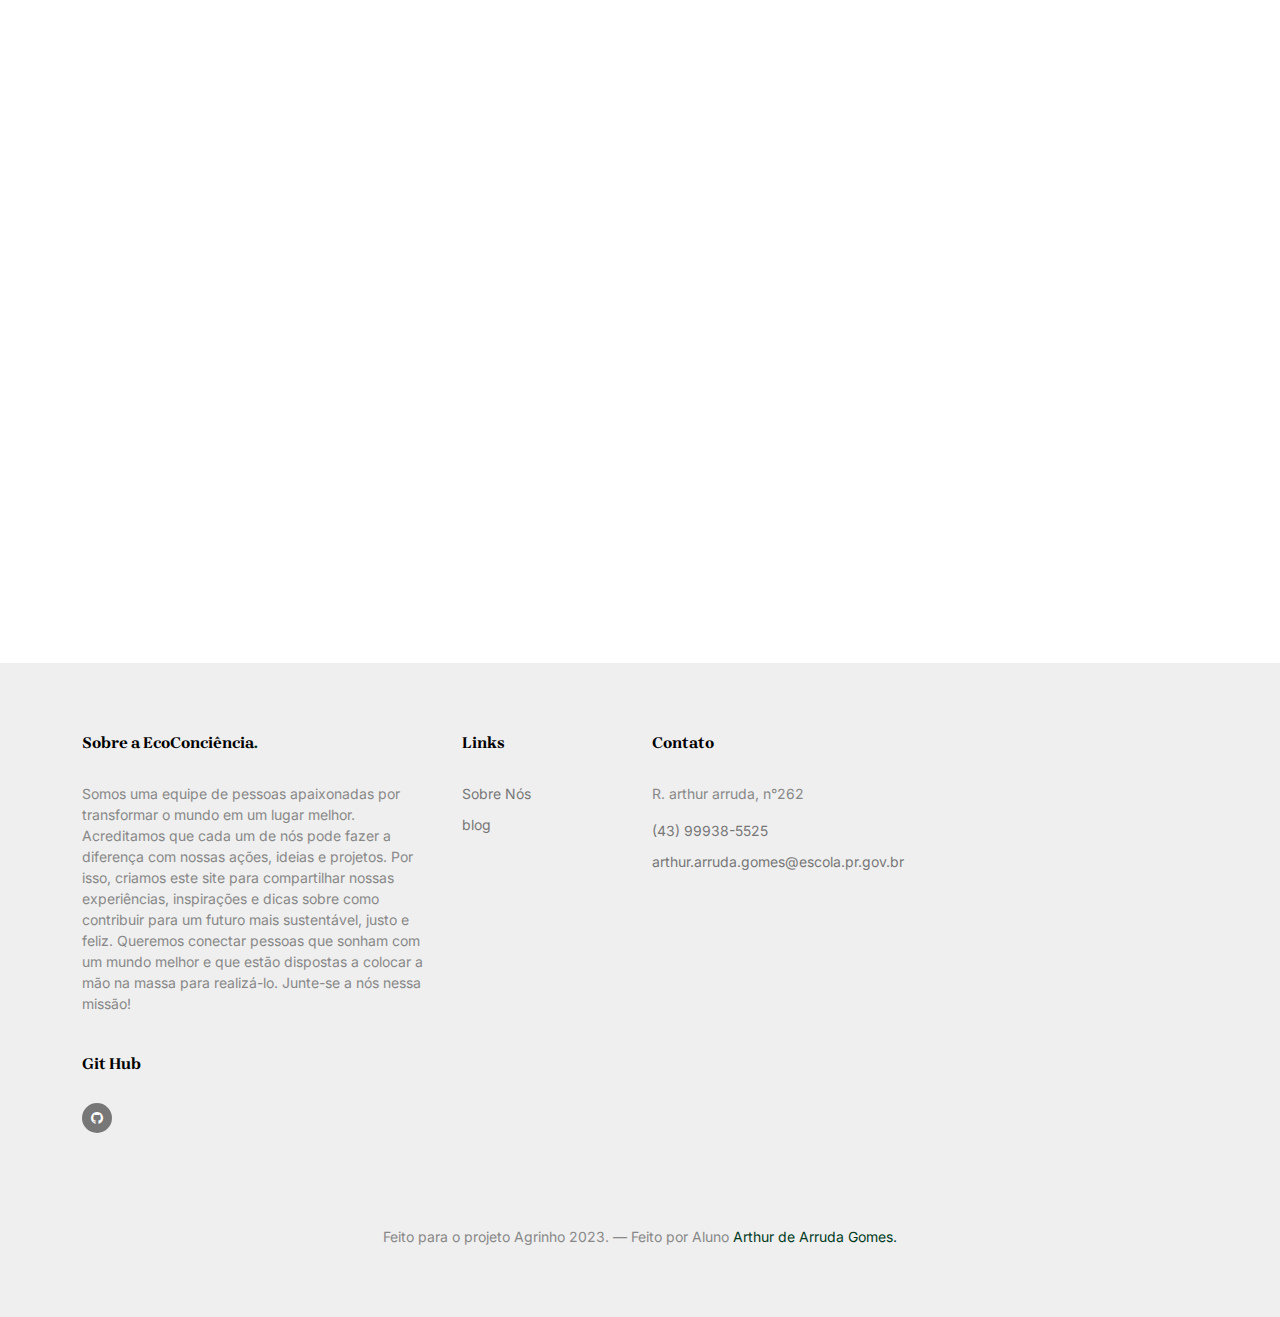
<file: blog.html>
<!doctype html>
<html lang="pt-br">
<head>

	<meta charset="utf-8">
	<meta name="viewport" content="width=device-width, initial-scale=1">
	

	<link rel="shortcut icon" href="favicon.png">

	<meta name="description" content="" />
	<meta name="keywords" content="bootstrap, bootstrap5" />
	
	<link rel="preconnect" href="https://fonts.googleapis.com">
	<link rel="preconnect" href="https://fonts.gstatic.com" crossorigin>
	<link href="https://fonts.googleapis.com/css2?family=Brygada+1918:ital,wght@0,400;0,600;0,700;1,400&family=Inter:wght@400;700&display=swap" rel="stylesheet">

	<link rel="stylesheet" href="fonts/icomoon/style.css">
	<link rel="stylesheet" href="fonts/flaticon/font/flaticon.css">

	<link rel="stylesheet" href="css/tiny-slider.css">
	<link rel="stylesheet" href="css/aos.css">
	<link rel="stylesheet" href="css/flatpickr.min.css">
	<link rel="stylesheet" href="css/glightbox.min.css">
	<link rel="stylesheet" href="css/style.css">


	<title>EcoConciência</title>
</head>
<body>

	<div class="site-mobile-menu site-navbar-target">
		<div class="site-mobile-menu-header">
			<div class="site-mobile-menu-close">
				<span class="icofont-close js-menu-toggle"></span>
			</div>
		</div>
		<div class="site-mobile-menu-body"></div>
	</div>

	<nav class="site-nav mt-3">
		<div class="container">

			<div class="site-navigation">
				<div class="row">
					<div class="col-6 col-lg-3">
						<a href="index.html" class="logo m-0 float-start">EcoConciência</a>
					</div>
					<div class="col-lg-6 d-none d-lg-inline-block text-center nav-center-wrap">
						<ul class="js-clone-nav  text-center site-menu p-0 m-0">
							<li><a href="index.html">Início</a></li>
							<li><a href="sobre.html">Sobre Nós</a></li>
							<li class="active"><a href="blog.html">Blog</a></li>

						</ul>
					</div>
					<div class="col-6 col-lg-3 text-lg-end">
						<ul class="js-clone-nav d-none d-lg-inline-block text-end site-menu ">
							<li class="cta-button"><a href="contact.html">Fale conosco</a></li>
						</ul>

						<a  class="burger ms-auto float-end site-menu-toggle js-menu-toggle d-inline-block d-lg-none light" data-toggle="collapse" data-target="#main-navbar">
							<span></span>
						</a>
					</div>
				</div>
			</div>
			
		</div>
	</nav>

	

	<div class="hero overlay">

		<div class="img-bg rellax">
			<img src="images/hero_2.jpg" alt="Image" class="img-fluid">
		</div>
		<div class="container">
			<div class="row align-items-center justify-content-start">
				<div class="col-lg-6 mx-auto text-center">

					<h1 class="heading" data-aos="fade-up">Blog</h1>
					<p class="mb-4" data-aos="fade-up">Você quer mudar o mundo com as suas ideias, mas não sabe por onde começar? Então você precisa conhecer os nossos blogs, onde compartilhamos dicas, inspirações e histórias de pessoas que estão fazendo a diferença no planeta. Aqui você vai aprender como transformar o seu sonho em realidade, como usar a sua criatividade para solucionar problemas, como se conectar com outras pessoas que compartilham da sua visão e como se tornar um agente de mudança na sua comunidade. Os nossos blogs é um espaço aberto para você se expressar, trocar experiências e se inspirar. Queremos que você se sinta parte de uma rede de pessoas que acreditam no poder da transformação e que estão dispostas a fazer a sua parte para criar um mundo melhor. Então não perca tempo e venha fazer parte dos nossos blogs. Você vai ver que mudar o mundo é possível e divertido!</p>

				</div>
			</div>
		</div>

		
	</div>



	<div class="section">
		<div class="container">

			
			<div class="row align-items-stretch">
				<div class="col-6 col-sm-6 col-md-6 col-lg-3 mb-4" data-aos="fade-up" data-aos-delay="100">
					<div class="media-entry">
						<a href="index.html">
							<img src="images/gal_1.jpg" alt="Image" class="img-fluid">
						</a>
						<div class="bg-white m-body">
							<h3><a href="index.html">Faça trabalhos voluntarios.</a></h3>
							<p>O trabalho voluntário produz recompensas imateriais de valor incalculável!</p>

							<a href="voluntarios_blog.html" class="more d-flex align-items-center float-start">
								<span class="label">Leia mais</span>
								<span class="arrow"><span class="icon-keyboard_arrow_right"></span></span>
							</a>
						</div>
					</div>
				</div>
				<div class="col-6 col-sm-6 col-md-6 col-lg-3 mb-4" data-aos="fade-up" data-aos-delay="200">
					<div class="media-entry">
						<a href="index.html">
							<img src="images/gal_2.jpg" alt="Image" class="img-fluid">
						</a>
						<div class="bg-white m-body">
							<h3><a href="index.html">Aprenda sobre politica.</a></h3>
							<p>Não somos números nem objetos, mas seres humanos e exigimos respeito e políticas justas!</p>

							<a href="politica_blog.html" class="more d-flex align-items-center float-start">
								<span class="label">Leia mais</span>
								<span class="arrow"><span class="icon-keyboard_arrow_right"></span></span>
							</a>
						</div>
					</div>
				</div>
				<div class="col-6 col-sm-6 col-md-6 col-lg-3 mb-4" data-aos="fade-up" data-aos-delay="300">
					<div class="media-entry">
						<a href="index.html">
							<img src="images/gal_3.jpg" alt="Image" class="img-fluid">
						</a>
						<div class="bg-white m-body">
							<h3><a href="index.html">Faça doações</a></h3>
							<p>A doação prova que o amor vai além das palavras e se transforma em ação.</p>
							<a href="doação_blog.html" class="more d-flex align-items-center float-start">
								<span class="label">Leia mais</span>
								<span class="arrow"><span class="icon-keyboard_arrow_right"></span></span>
							</a>
						</div>
					</div>
				</div>
				<div class="col-6 col-sm-6 col-md-6 col-lg-3 mb-4" data-aos="fade-up" data-aos-delay="400">
					<div class="media-entry">
						<a href="index.html">
							<img src="images/gal_4.jpg" alt="Image" class="img-fluid">
						</a>
						<div class="bg-white m-body">
							<h3><a href="index.html">Seja atencioso</a></h3>
							<p>As vezes um olhar atencioso supri as necessidades de carinho.</p>
							<a href="atencioso_blog.html" class="more d-flex align-items-center float-start">
								<span class="label">Leia mais</span>
								<span class="arrow"><span class="icon-keyboard_arrow_right"></span></span>
							</a>
						</div>
					</div>
				</div>

				<div class="col-6 col-sm-6 col-md-6 col-lg-3 mb-4" data-aos="fade-up" data-aos-delay="100">
					<div class="media-entry">
						<a href="index.html">
							<img src="images/desperdicio.png" alt="Image" class="img-fluid">
						</a>
						<div class="bg-white m-body">
							<h3><a href="index.html">Evite o desperdício</a></h3>
							<p>Evitar o desperdício, ser moderado, fazer economia e tudo poupar são práticas do bem.</p>

							<a href="desperdicio_blog.html" class="more d-flex align-items-center float-start">
								<span class="label">Leia mais</span>
								<span class="arrow"><span class="icon-keyboard_arrow_right"></span></span>
							</a>
						</div>
					</div>
				</div>
				<div class="col-6 col-sm-6 col-md-6 col-lg-3 mb-4" data-aos="fade-up" data-aos-delay="200">
					<div class="media-entry">
						<a href="index.html">
							<img src="images/plantar.png" alt="Image" class="img-fluid">
						</a>
						<div class="bg-white m-body">
							<h3><a href="index.html">Aprenda a plantar</a></h3>
							<p>As plantas com sua beleza colocam mais alegria e gratidão na nossa vida.</p>

							<a href="plantar_blog.html" class="more d-flex align-items-center float-start">
								<span class="label">Leia mais</span>
								<span class="arrow"><span class="icon-keyboard_arrow_right"></span></span>
							</a>
						</div>
					</div>
				</div>
				<div class="col-6 col-sm-6 col-md-6 col-lg-3 mb-4" data-aos="fade-up" data-aos-delay="300">
					<div class="media-entry">
						<a href="index.html">
							<img src="images/recicle.png" alt="Image" class="img-fluid">
						</a>
						<div class="bg-white m-body">
							<h3><a href="index.html">Cuide do lixo</a></h3>
							<p>Ser sustentável não é somente levar as culpas e nem só cuidar do meio ambiente, mas também ser socialmente justo, responsável com o meio ambiente.</p>
							<a href="lixo_blog.html" class="more d-flex align-items-center float-start">
								<span class="label">Leia mais</span>
								<span class="arrow"><span class="icon-keyboard_arrow_right"></span></span>
							</a>
						</div>
					</div>
				</div>
				<div class="col-6 col-sm-6 col-md-6 col-lg-3 mb-4" data-aos="fade-up" data-aos-delay="400">
					<div class="media-entry">
						<a href="index.html">
							<img src="images/consciente.png" alt="Image" class="img-fluid">
						</a>
						<div class="bg-white m-body">
							<h3><a href="index.html">Pratique o consumo consciente</a></h3>
							<p>Seja um consumidor consciente, é a melhor garantia em sua vida e para o Meio Ambiente.</p>
							<a href="consiente_blog.html" class="more d-flex align-items-center float-start">
								<span class="label">Leia mais</span>
								<span class="arrow"><span class="icon-keyboard_arrow_right"></span></span>
							</a>
						</div>
					</div>
				</div>



				<nav class="mt-5" aria-label="Page navigation example" data-aos="fade-up" data-aos-delay="100">
					<ul class="custom-pagination pagination">
						<li class="page-item prev"><a class="page-link" href="#">Previous</a></li>
						<li class="page-item active"><a class="page-link" href="#">1</a></li>
						<li class="page-item next"><a class="page-link" href="#">Next</a></li>
					</ul>
				</nav>
			</div>	
		</div>		
	</div>


	<div class="site-footer">
		<div class="container">

			<div class="row">
				<div class="col-lg-4">
					<div class="widget">
						<h3>Sobre a EcoConciência<span class="text-primary">.</span> </h3>
						<p>Somos uma equipe de pessoas apaixonadas por transformar o mundo em um lugar melhor. Acreditamos que cada um de nós pode fazer a diferença com nossas ações, ideias e projetos. Por isso, criamos este site para compartilhar nossas experiências, inspirações e dicas sobre como contribuir para um futuro mais sustentável, justo e feliz. Queremos conectar pessoas que sonham com um mundo melhor e que estão dispostas a colocar a mão na massa para realizá-lo. Junte-se a nós nessa missão!</p>
					</div> 
					<div class="widget">
						<h3>Git Hub</h3>
						<ul class="list-unstyled social">
							<li><a href="https://github.com/241122222"><span class="icon-github"></span></a></li>
						</ul>
					</div> 
				</div> 

				<div class="col-lg-2 ml-auto">
					<div class="widget">
						<h3>Links</h3>
						<ul class="list-unstyled float-left links">
							<li><a href="sobre.html">Sobre Nós</a></li>
							<li><a href="blog.html">blog</a></li>
						</ul>
					</div> 
				</div> 

				<div class="col-lg-3">
					<div class="widget">
						<h3>Contato</h3>
						<address>R. arthur arruda,        n°262</address>
						<ul class="list-unstyled links mb-4">
							<li><a href="">(43) 99938-5525</a></li>
							<li><a href="">arthur.arruda.gomes@escola.pr.gov.br</a></li>
						</ul>
					</div> 
				</div> 

			</div> 

			<div class="row mt-5">
				<div class="col-12 text-center">
					<p class="mb-0"></script> Feito para o projeto Agrinho 2023. &mdash; Feito por Aluno <a href="https://github.com/241122222"> Arthur de Arruda Gomes.</a></p>
				</div>
			</div> 
		</div> 


		<script src="js/bootstrap.bundle.min.js"></script>
		<script src="js/tiny-slider.js"></script>
		<script src="js/aos.js"></script>
		<script src="js/navbar.js"></script>
		<script src="js/counter.js"></script>
		<script src="js/rellax.js"></script>
		<script src="js/flatpickr.js"></script>
		<script src="js/glightbox.min.js"></script>
		<script src="js/custom.js"></script>
	</body>
	</html>
</file>
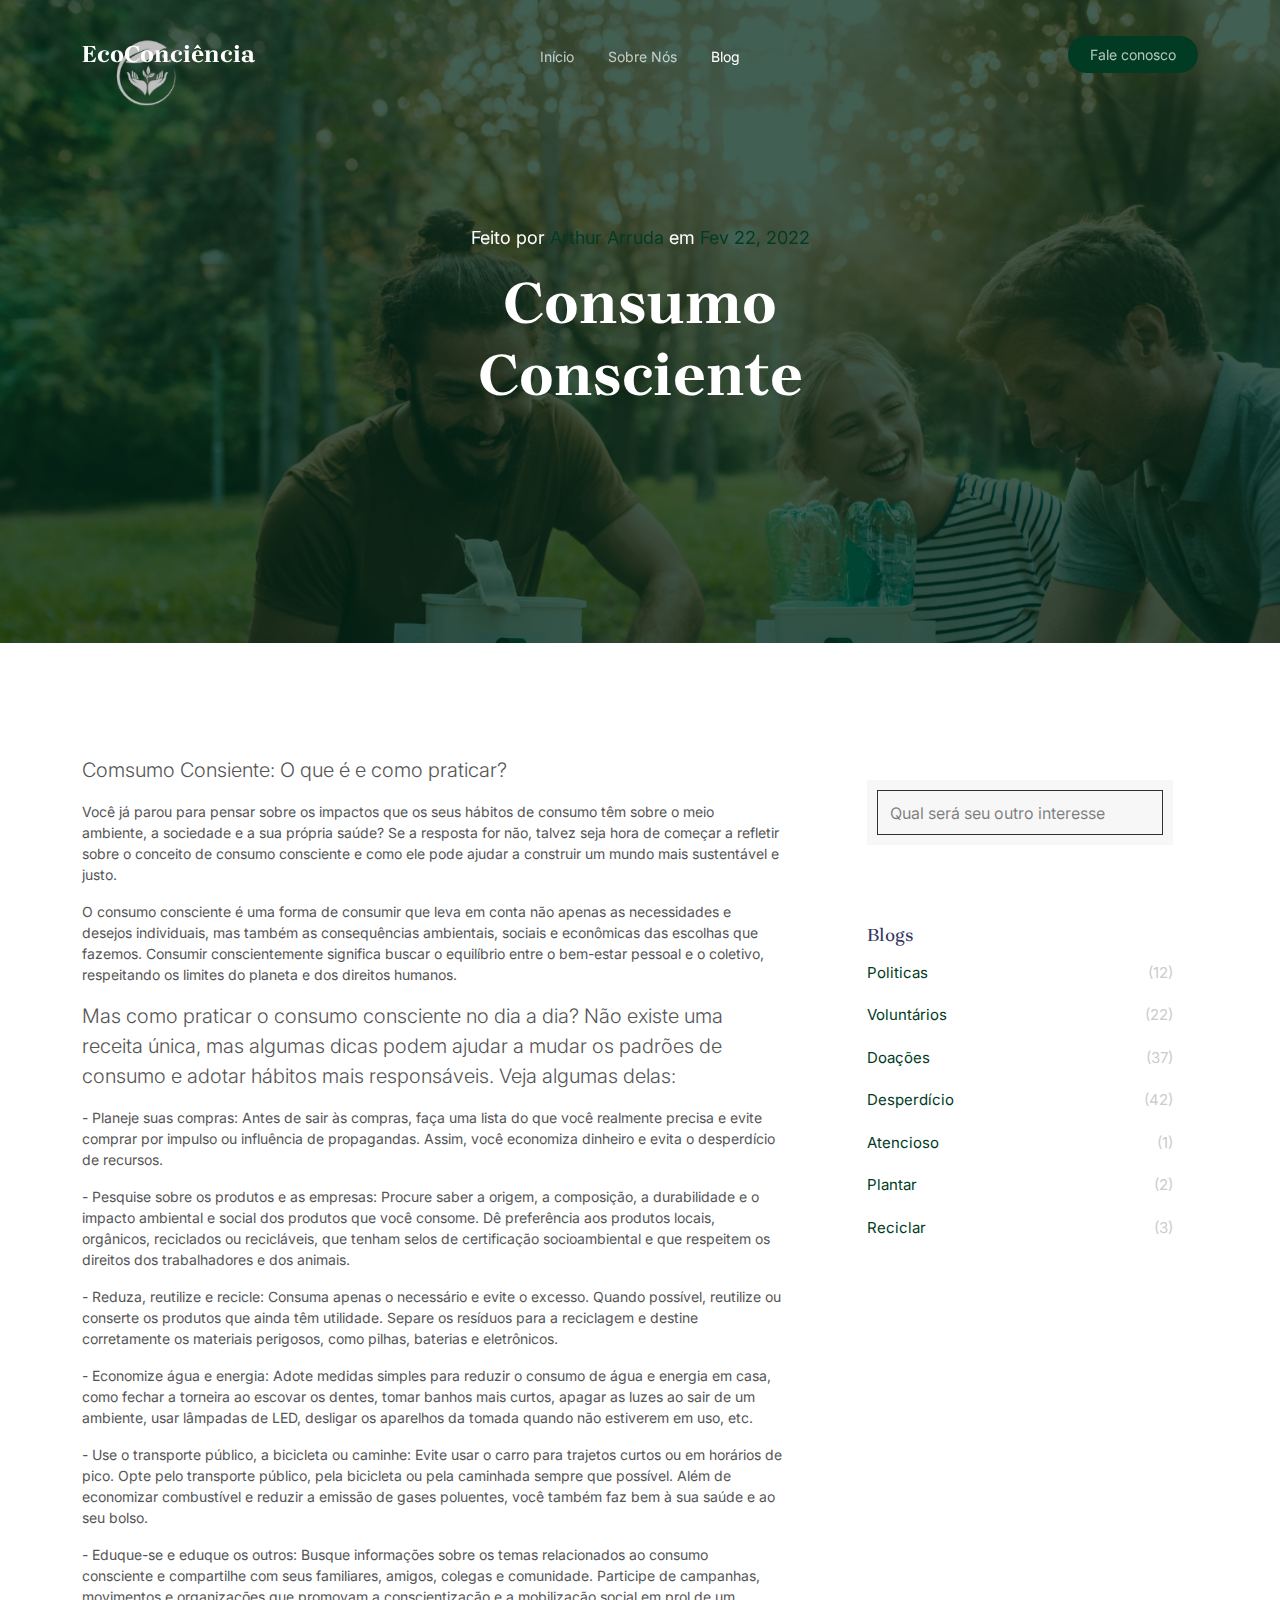
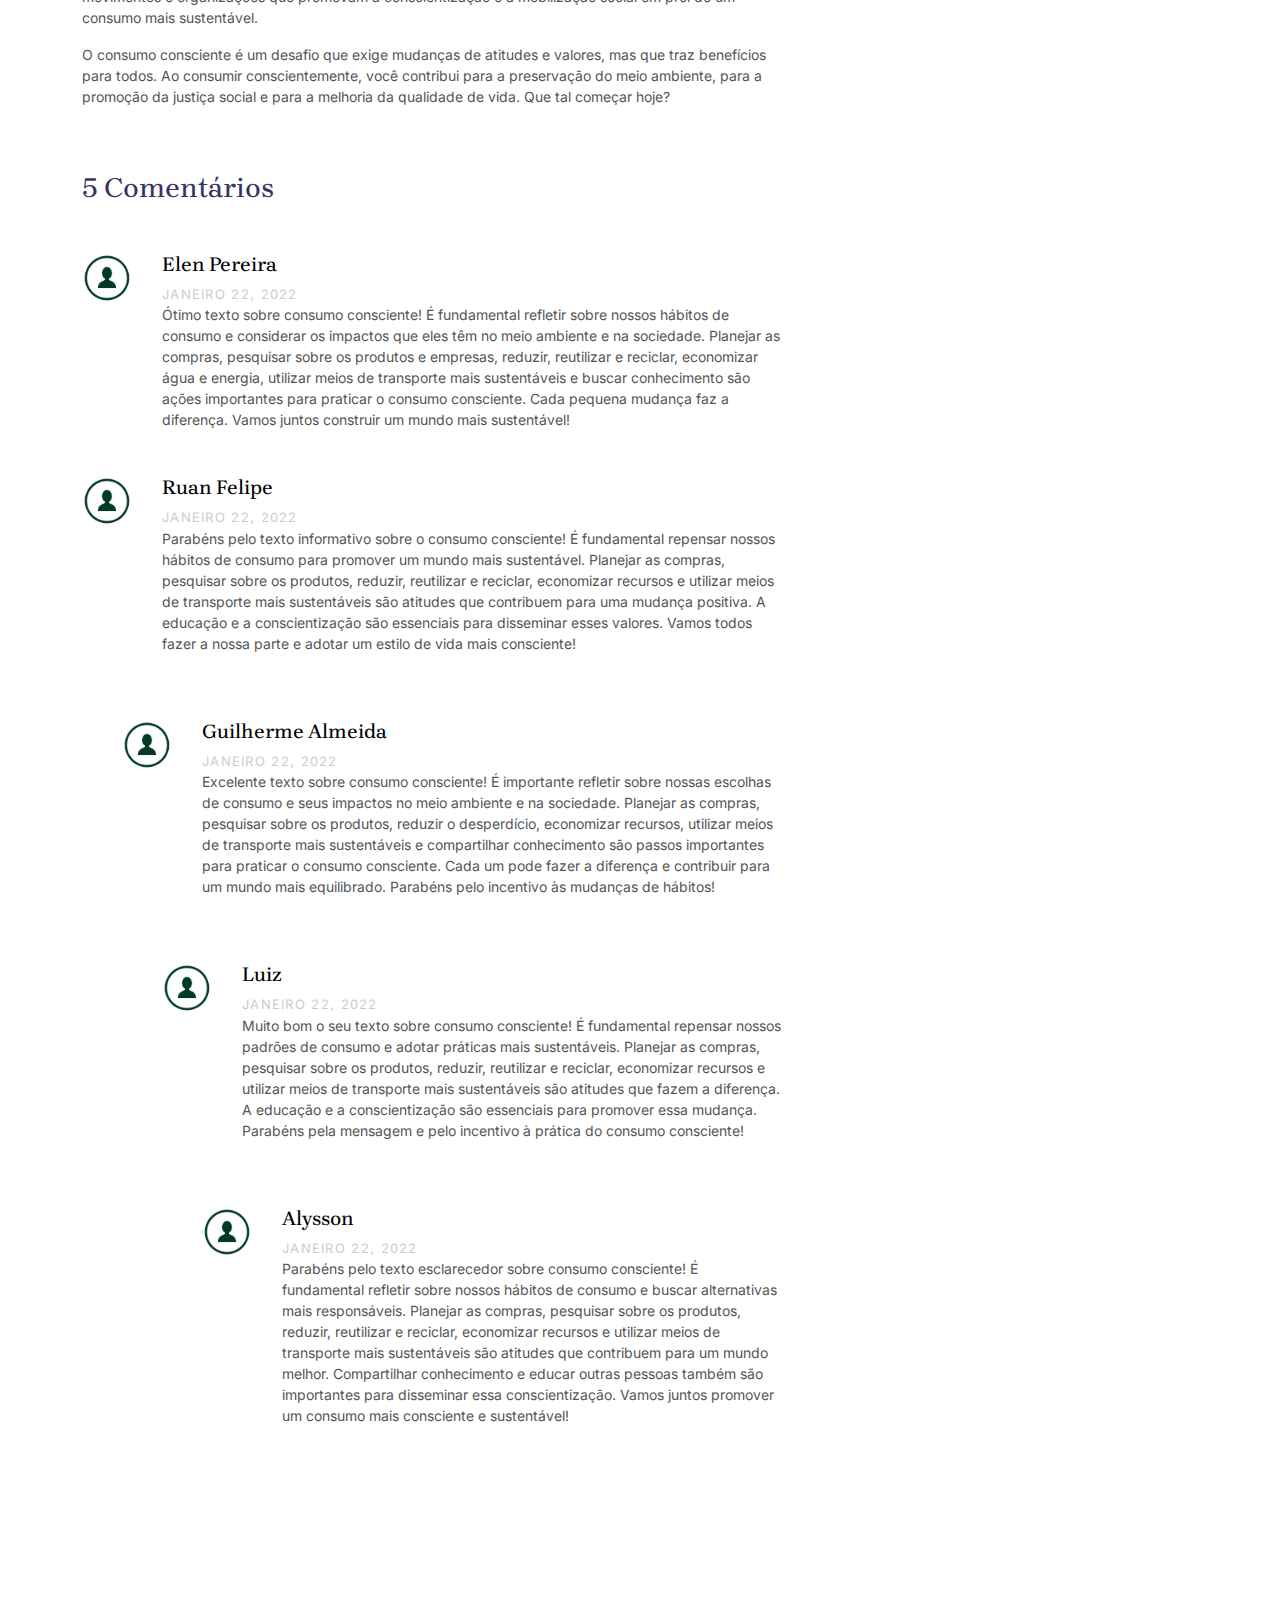
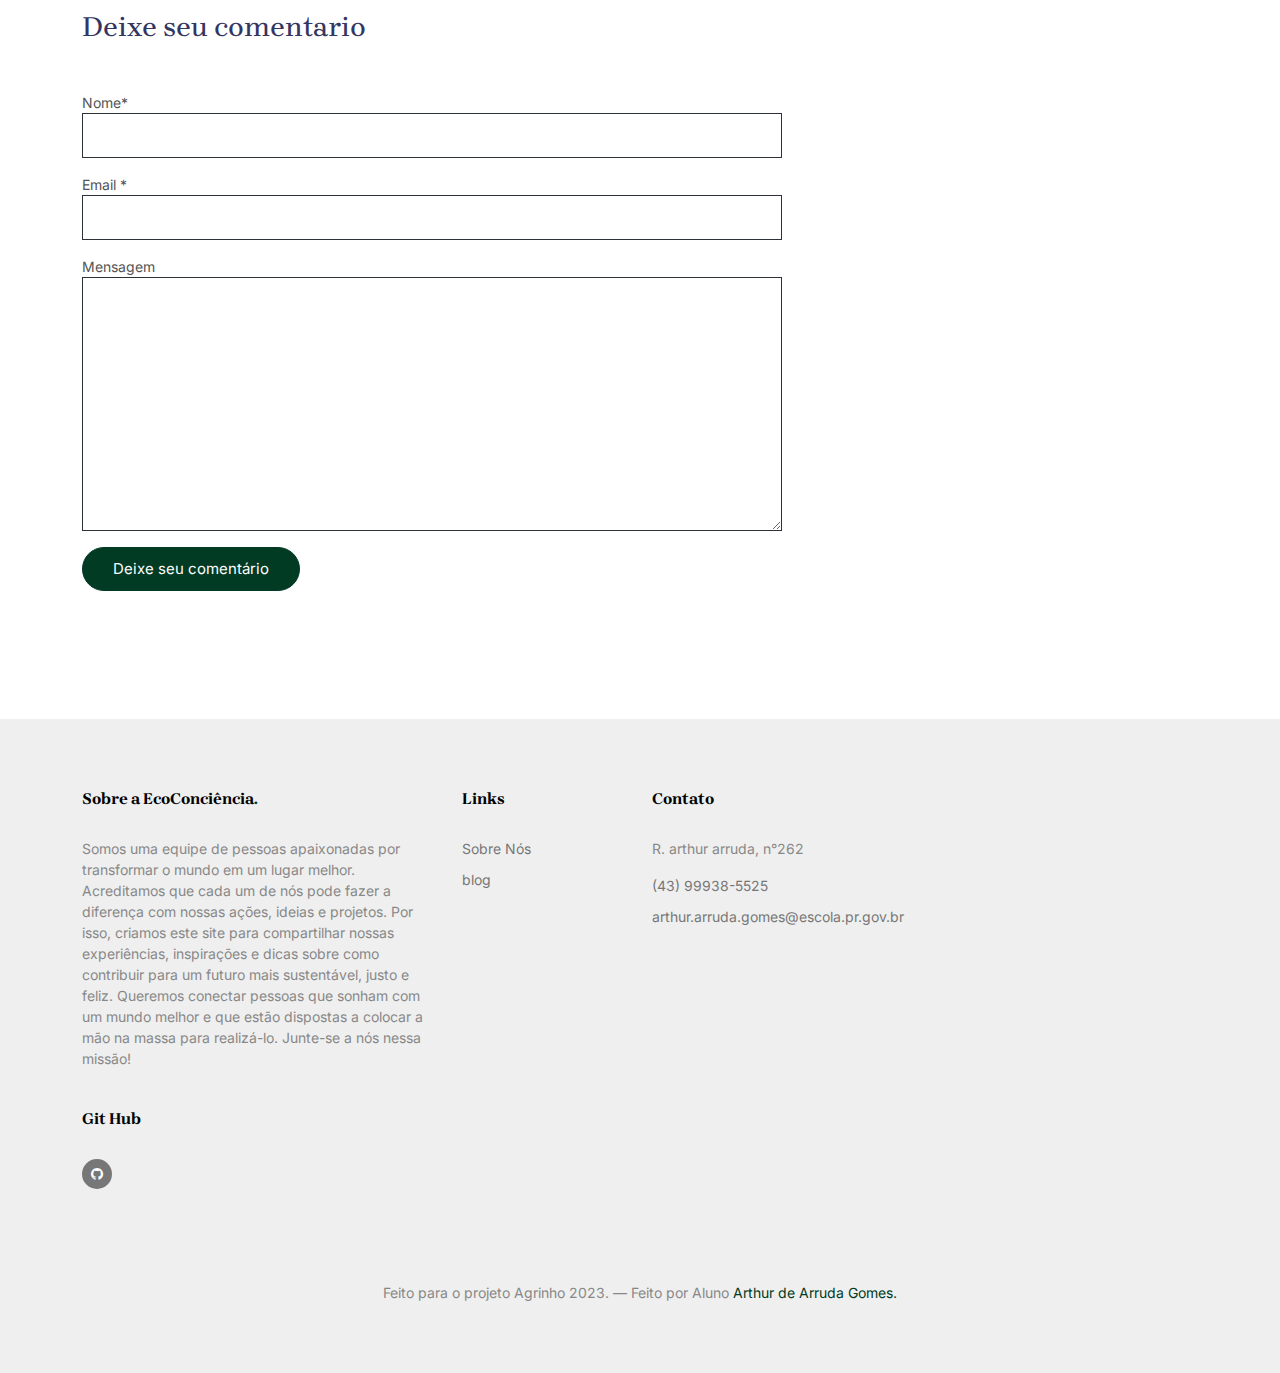
<file: consiente_blog.html>
<!doctype html>
<html lang="pt-br">
<head>

	<meta charset="utf-8">
	<meta name="viewport" content="width=device-width, initial-scale=1">
	
	<link rel="shortcut icon" href="favicon.png">

	<meta name="description" content="" />
	<meta name="keywords" content="bootstrap, bootstrap5" />
	
	<link rel="preconnect" href="https://fonts.googleapis.com">
	<link rel="preconnect" href="https://fonts.gstatic.com" crossorigin>
	<link href="https://fonts.googleapis.com/css2?family=Brygada+1918:ital,wght@0,400;0,600;0,700;1,400&family=Inter:wght@400;700&display=swap" rel="stylesheet">

	<link rel="stylesheet" href="fonts/icomoon/style.css">
	<link rel="stylesheet" href="fonts/flaticon/font/flaticon.css">

	<link rel="stylesheet" href="css/tiny-slider.css">
	<link rel="stylesheet" href="css/aos.css">
	<link rel="stylesheet" href="css/flatpickr.min.css">
	<link rel="stylesheet" href="css/glightbox.min.css">
	<link rel="stylesheet" href="css/style.css">


	<title>EcoConciência - Consumo Consciente</title>
</head>
<body>

	<div class="site-mobile-menu site-navbar-target">
		<div class="site-mobile-menu-header">
			<div class="site-mobile-menu-close">
				<span class="icofont-close js-menu-toggle"></span>
			</div>
		</div>
		<div class="site-mobile-menu-body"></div>
	</div>

	<nav class="site-nav mt-3">
		<div class="container">

			<div class="site-navigation">
				<div class="row">
					<div class="col-6 col-lg-3">
						<a href="index.html" class="logo m-0 float-start">EcoConciência</a>
					</div>
					<div class="col-lg-6 d-none d-lg-inline-block text-center nav-center-wrap">
						<ul class="js-clone-nav  text-center site-menu p-0 m-0">
							<li><a href="index.html">Início</a></li>
							<li><a href="about.html">Sobre Nós</a></li> 
							<li class="active"><a href="blog.html">Blog</a></li>

						</ul>
					</div>
					<div class="col-6 col-lg-3 text-lg-end">
						<ul class="js-clone-nav d-none d-lg-inline-block text-end site-menu ">
							<li class="cta-button"><a href="contact.html">Fale conosco</a></li>
						</ul>

						<a href="#" class="burger ms-auto float-end site-menu-toggle js-menu-toggle d-inline-block d-lg-none light" data-toggle="collapse" data-target="#main-navbar">
							<span></span>
						</a>
					</div>
				</div>
			</div>
			
		</div>
	</nav>

	

	<div class="hero overlay">
		<div class="img-bg rellax">
			<img src="images/hero_2.jpg" alt="Image" class="img-fluid">
		</div>
		<div class="container">
			<div class="row align-items-center justify-content-start">
				<div class="col-lg-6 mx-auto text-center">
					<p>Feito por <a href="#">Arthur Arruda</a> em <a href="#">Fev 22, 2022</a></p>
					<h1 class="heading" data-aos="fade-up">Consumo Consciente</h1>
				</div>
			</div>
		</div>
	</div>


	<div class="section">
		<div class="container">
			<div class="row">
				<div class="col-md-8 blog-content pe-5">
					<p class="lead">Comsumo Consiente: O que é e como praticar?
                    </p>

					<p>Você já parou para pensar sobre os impactos que os seus hábitos de consumo têm sobre o meio ambiente, a sociedade e a sua própria saúde? Se a resposta for não, talvez seja hora de começar a refletir sobre o conceito de consumo consciente e como ele pode ajudar a construir um mundo mais sustentável e justo.</p>

					<p>O consumo consciente é uma forma de consumir que leva em conta não apenas as necessidades e desejos individuais, mas também as consequências ambientais, sociais e econômicas das escolhas que fazemos. Consumir conscientemente significa buscar o equilíbrio entre o bem-estar pessoal e o coletivo, respeitando os limites do planeta e dos direitos humanos.</p>

					<p class="lead">Mas como praticar o consumo consciente no dia a dia? Não existe uma receita única, mas algumas dicas podem ajudar a mudar os padrões de consumo e adotar hábitos mais responsáveis. Veja algumas delas:</p>

					<p>- Planeje suas compras: Antes de sair às compras, faça uma lista do que você realmente precisa e evite comprar por impulso ou influência de propagandas. Assim, você economiza dinheiro e evita o desperdício de recursos.</p>

                    <p>- Pesquise sobre os produtos e as empresas: Procure saber a origem, a composição, a durabilidade e o impacto ambiental e social dos produtos que você consome. Dê preferência aos produtos locais, orgânicos, reciclados ou recicláveis, que tenham selos de certificação socioambiental e que respeitem os direitos dos trabalhadores e dos animais.</p>

                    <p>- Reduza, reutilize e recicle: Consuma apenas o necessário e evite o excesso. Quando possível, reutilize ou conserte os produtos que ainda têm utilidade. Separe os resíduos para a reciclagem e destine corretamente os materiais perigosos, como pilhas, baterias e eletrônicos.</p>

                    <p>- Economize água e energia: Adote medidas simples para reduzir o consumo de água e energia em casa, como fechar a torneira ao escovar os dentes, tomar banhos mais curtos, apagar as luzes ao sair de um ambiente, usar lâmpadas de LED, desligar os aparelhos da tomada quando não estiverem em uso, etc.</p>

                    <p>- Use o transporte público, a bicicleta ou caminhe: Evite usar o carro para trajetos curtos ou em horários de pico. Opte pelo transporte público, pela bicicleta ou pela caminhada sempre que possível. Além de economizar combustível e reduzir a emissão de gases poluentes, você também faz bem à sua saúde e ao seu bolso.</p>

                    <p>- Eduque-se e eduque os outros: Busque informações sobre os temas relacionados ao consumo consciente e compartilhe com seus familiares, amigos, colegas e comunidade. Participe de campanhas, movimentos e organizações que promovam a conscientização e a mobilização social em prol de um consumo mais sustentável.</p>

                    <p>O consumo consciente é um desafio que exige mudanças de atitudes e valores, mas que traz benefícios para todos. Ao consumir conscientemente, você contribui para a preservação do meio ambiente, para a promoção da justiça social e para a melhoria da qualidade de vida. Que tal começar hoje?</p>
                    
					<div class="pt-5">
						<h3 class="mb-5">5 Comentários</h3>
						<ul class="comment-list">
							<li class="comment">
								<div class="vcard bio">
									<img src="images/pessoa 1.jpg" alt="minhas pesquisa">
								</div>
								<div class="comment-body">
									<h3>Elen Pereira</h3>
									<div class="meta">Janeiro 22, 2022</div>
									<p>Ótimo texto sobre consumo consciente! É fundamental refletir sobre nossos hábitos de consumo e considerar os impactos que eles têm no meio ambiente e na sociedade. Planejar as compras, pesquisar sobre os produtos e empresas, reduzir, reutilizar e reciclar, economizar água e energia, utilizar meios de transporte mais sustentáveis e buscar conhecimento são ações importantes para praticar o consumo consciente. Cada pequena mudança faz a diferença. Vamos juntos construir um mundo mais sustentável!</p>
								</div>
							</li>

							<li class="comment">
								<div class="vcard bio">
									<img src="images/pessoa 2.jpg" alt="minhas pesquisa">
								</div>
								<div class="comment-body">
									<h3>Ruan Felipe</h3>
									<div class="meta">Janeiro 22, 2022</div>
									<p>Parabéns pelo texto informativo sobre o consumo consciente! É fundamental repensar nossos hábitos de consumo para promover um mundo mais sustentável. Planejar as compras, pesquisar sobre os produtos, reduzir, reutilizar e reciclar, economizar recursos e utilizar meios de transporte mais sustentáveis são atitudes que contribuem para uma mudança positiva. A educação e a conscientização são essenciais para disseminar esses valores. Vamos todos fazer a nossa parte e adotar um estilo de vida mais consciente!</p>
	
								</div>

								<ul class="children">
									<li class="comment">
										<div class="vcard bio">
											<img src="images/pessoa 3.jpg" alt="minhas pesquisa">
										</div>
										<div class="comment-body">
											<h3>Guilherme Almeida</h3>
											<div class="meta">Janeiro 22, 2022</div>
											<p>Excelente texto sobre consumo consciente! É importante refletir sobre nossas escolhas de consumo e seus impactos no meio ambiente e na sociedade. Planejar as compras, pesquisar sobre os produtos, reduzir o desperdício, economizar recursos, utilizar meios de transporte mais sustentáveis e compartilhar conhecimento são passos importantes para praticar o consumo consciente. Cada um pode fazer a diferença e contribuir para um mundo mais equilibrado. Parabéns pelo incentivo às mudanças de hábitos!</p>
											
										</div>


										<ul class="children">
											<li class="comment">
												<div class="vcard bio">
													<img src="images/pessoa 4.jpg" alt="minhas pesquisa">
												</div>
												<div class="comment-body">
													<h3>Luiz</h3>
													<div class="meta">Janeiro 22, 2022</div>
													<p>Muito bom o seu texto sobre consumo consciente! É fundamental repensar nossos padrões de consumo e adotar práticas mais sustentáveis. Planejar as compras, pesquisar sobre os produtos, reduzir, reutilizar e reciclar, economizar recursos e utilizar meios de transporte mais sustentáveis são atitudes que fazem a diferença. A educação e a conscientização são essenciais para promover essa mudança. Parabéns pela mensagem e pelo incentivo à prática do consumo consciente!</p>
													
												</div>

												<ul class="children">
													<li class="comment">
														<div class="vcard bio">
															<img src="images/pessoa 5.jpg" alt="minhas pesquisa">
														</div>
														<div class="comment-body">
															<h3>Alysson</h3>
															<div class="meta">Janeiro 22, 2022</div>
															<p>Parabéns pelo texto esclarecedor sobre consumo consciente! É fundamental refletir sobre nossos hábitos de consumo e buscar alternativas mais responsáveis. Planejar as compras, pesquisar sobre os produtos, reduzir, reutilizar e reciclar, economizar recursos e utilizar meios de transporte mais sustentáveis são atitudes que contribuem para um mundo melhor. Compartilhar conhecimento e educar outras pessoas também são importantes para disseminar essa conscientização. Vamos juntos promover um consumo mais consciente e sustentável!</p>
															
														</div>
													</li>
												</ul>
											</li>
										</ul>
									</li>
								</ul>
							</li>

						</ul>
						

						<div class="comment-form-wrap pt-5">
							<h3 class="mb-5">Deixe seu comentario</h3>
							<form action="#" class="">
								<div class="mb-3">
									<label for="name">Nome*</label>
									<input type="text" class="form-control" id="name">
								</div>
								<div class="mb-3">
									<label for="email">Email *</label>
									<input type="email" class="form-control" id="email">
								</div>

								<div class="mb-3">
									<label for="message">Mensagem</label>
									<textarea name="" id="message" cols="30" rows="10" class="form-control"></textarea>
								</div>
								<div class="mb-3">
									<input type="submit" value="Deixe seu comentário" class="btn btn-primary btn-md text-white">
								</div>

							</form>
						</div>
					</div>

				</div>
				<div class="col-md-4 sidebar">
					<div class="sidebar-box">
						<form action="#" class="search-form">
							<div class="form-group">
								<span class="icon fa fa-search"></span>
								<input type="text" class="form-control" placeholder="Qual será seu outro interesse">
							</div>
						</form>
					</div>
					<div class="sidebar-box">
						<div class="categories">
							<h3>Blogs</h3>
							<li><a href="politica_blog.html">Politicas <span>(12)</span></a></li>
							<li><a href="voluntarios_blog.html">Voluntários <span>(22)</span></a></li>
							<li><a href="doação_blog.html">Doações <span>(37)</span></a></li>
							<li><a href="desperdicio_blog.html">Desperdício <span>(42)</span></a></li>
							<li><a href="atencioso_blog.html">Atencioso <span>(1)</span></a></li>
							<li><a href="plantar_blog.html">Plantar <span>(2)</span></a></li>
							<li><a href="lixo_blog.html">Reciclar <span>(3)</span></a></li>
						</div>
					</div>
				</div>
			</div>
		</div>
	</div>

	<div class="site-footer">
		<div class="container">

			<div class="row">
				<div class="col-lg-4">
					<div class="widget">
						<h3>Sobre a EcoConciência<span class="text-primary">.</span> </h3>
						<p>Somos uma equipe de pessoas apaixonadas por transformar o mundo em um lugar melhor. Acreditamos que cada um de nós pode fazer a diferença com nossas ações, ideias e projetos. Por isso, criamos este site para compartilhar nossas experiências, inspirações e dicas sobre como contribuir para um futuro mais sustentável, justo e feliz. Queremos conectar pessoas que sonham com um mundo melhor e que estão dispostas a colocar a mão na massa para realizá-lo. Junte-se a nós nessa missão!</p>
					</div> 
					<div class="widget">
						<h3>Git Hub</h3>
						<ul class="list-unstyled social">
							<li><a href="https://github.com/241122222"><span class="icon-github"></span></a></li>
						</ul>
					</div> 
				</div> 

				<div class="col-lg-2 ml-auto">
					<div class="widget">
						<h3>Links</h3>
						<ul class="list-unstyled float-left links">
							<li><a href="sobre.html">Sobre Nós</a></li>
							<li><a href="blog.html">blog</a></li>
						</ul>
					</div> 
				</div> 

				<div class="col-lg-3">
					<div class="widget">
						<h3>Contato</h3>
						<address>R. arthur arruda,        n°262</address>
						<ul class="list-unstyled links mb-4">
							<li><a href="">(43) 99938-5525</a></li>
							<li><a href="">arthur.arruda.gomes@escola.pr.gov.br</a></li>
						</ul>
					</div> 
				</div> 

			</div> 

			<div class="row mt-5">
				<div class="col-12 text-center">
					<p class="mb-0"></script> Feito para o projeto Agrinho 2023. &mdash; Feito por Aluno <a href="https://github.com/241122222"> Arthur de Arruda Gomes.</a></p>
				</div>
			</div> 
		</div> 


		<script src="js/bootstrap.bundle.min.js"></script>
		<script src="js/tiny-slider.js"></script>
		<script src="js/aos.js"></script>
		<script src="js/navbar.js"></script>
		<script src="js/counter.js"></script>
		<script src="js/rellax.js"></script>
		<script src="js/flatpickr.js"></script>
		<script src="js/glightbox.min.js"></script>
		<script src="js/custom.js"></script>
	</body>
	</html>
</file>
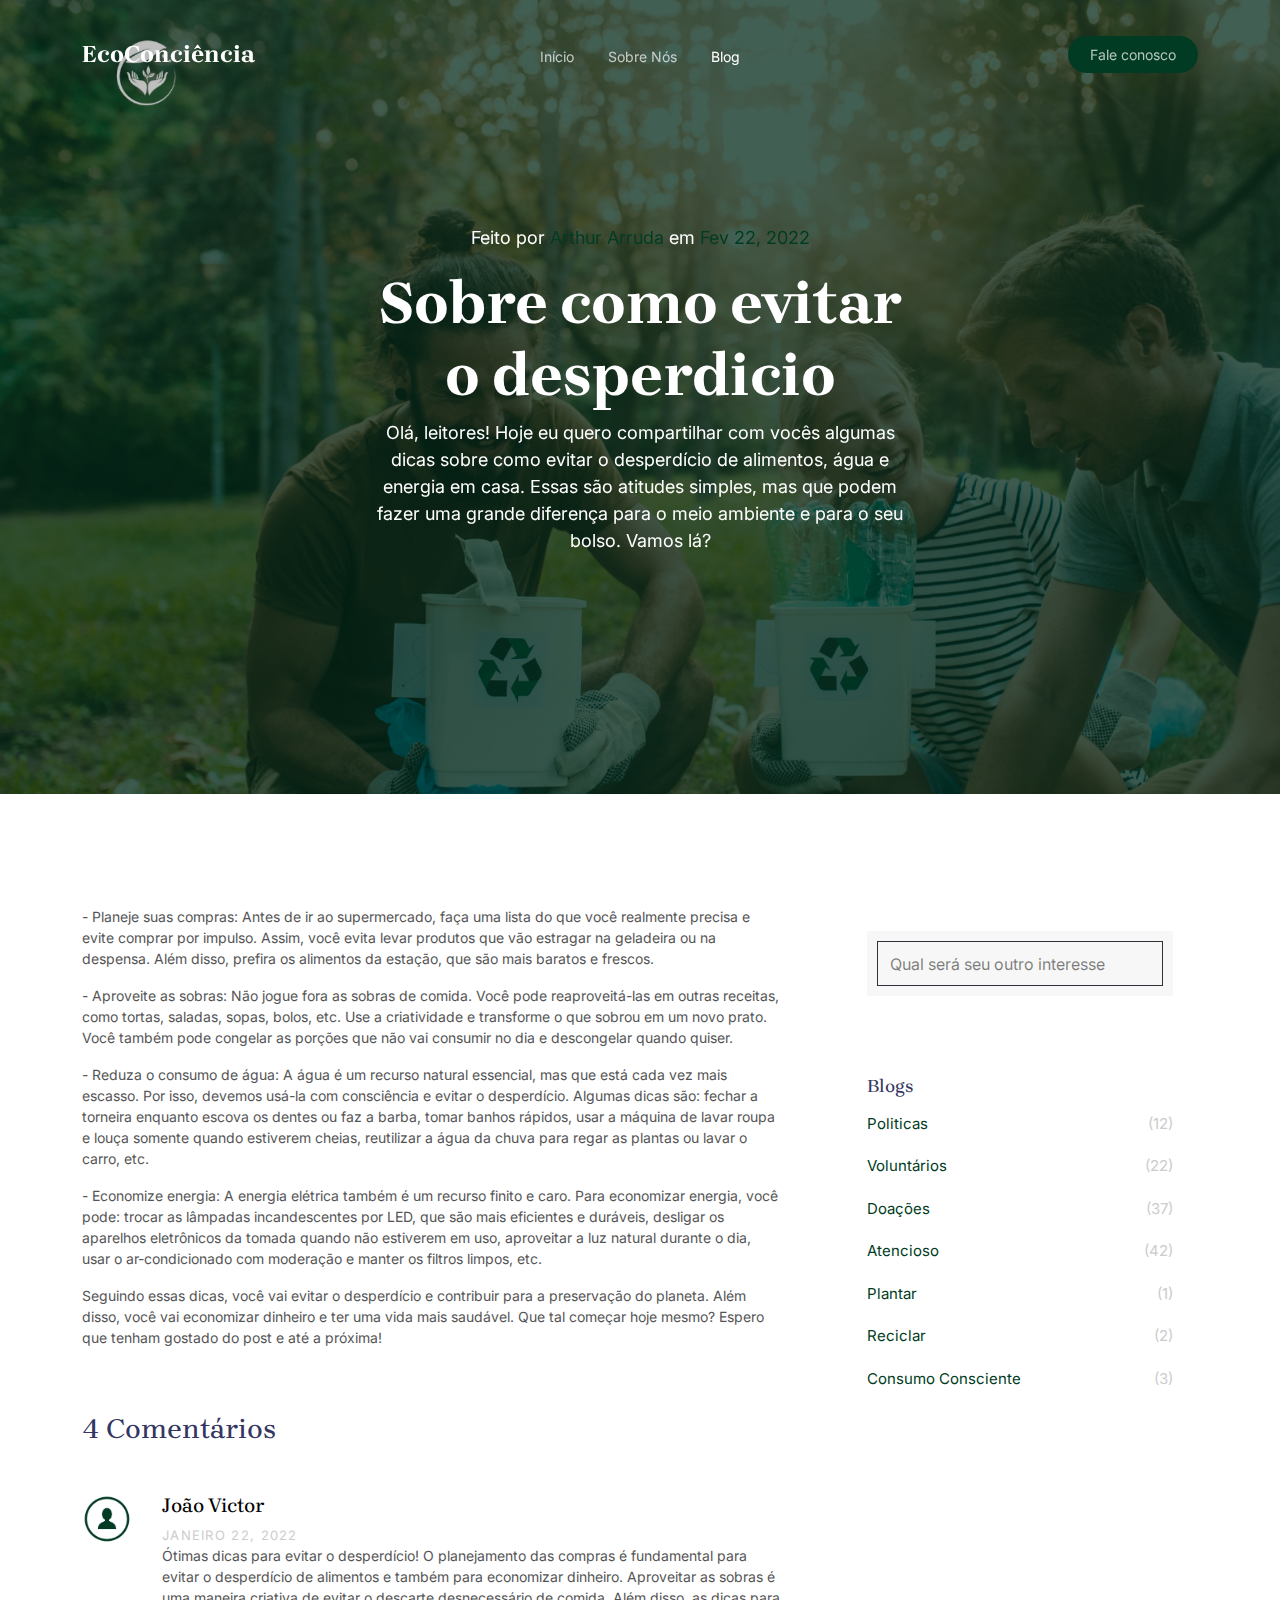
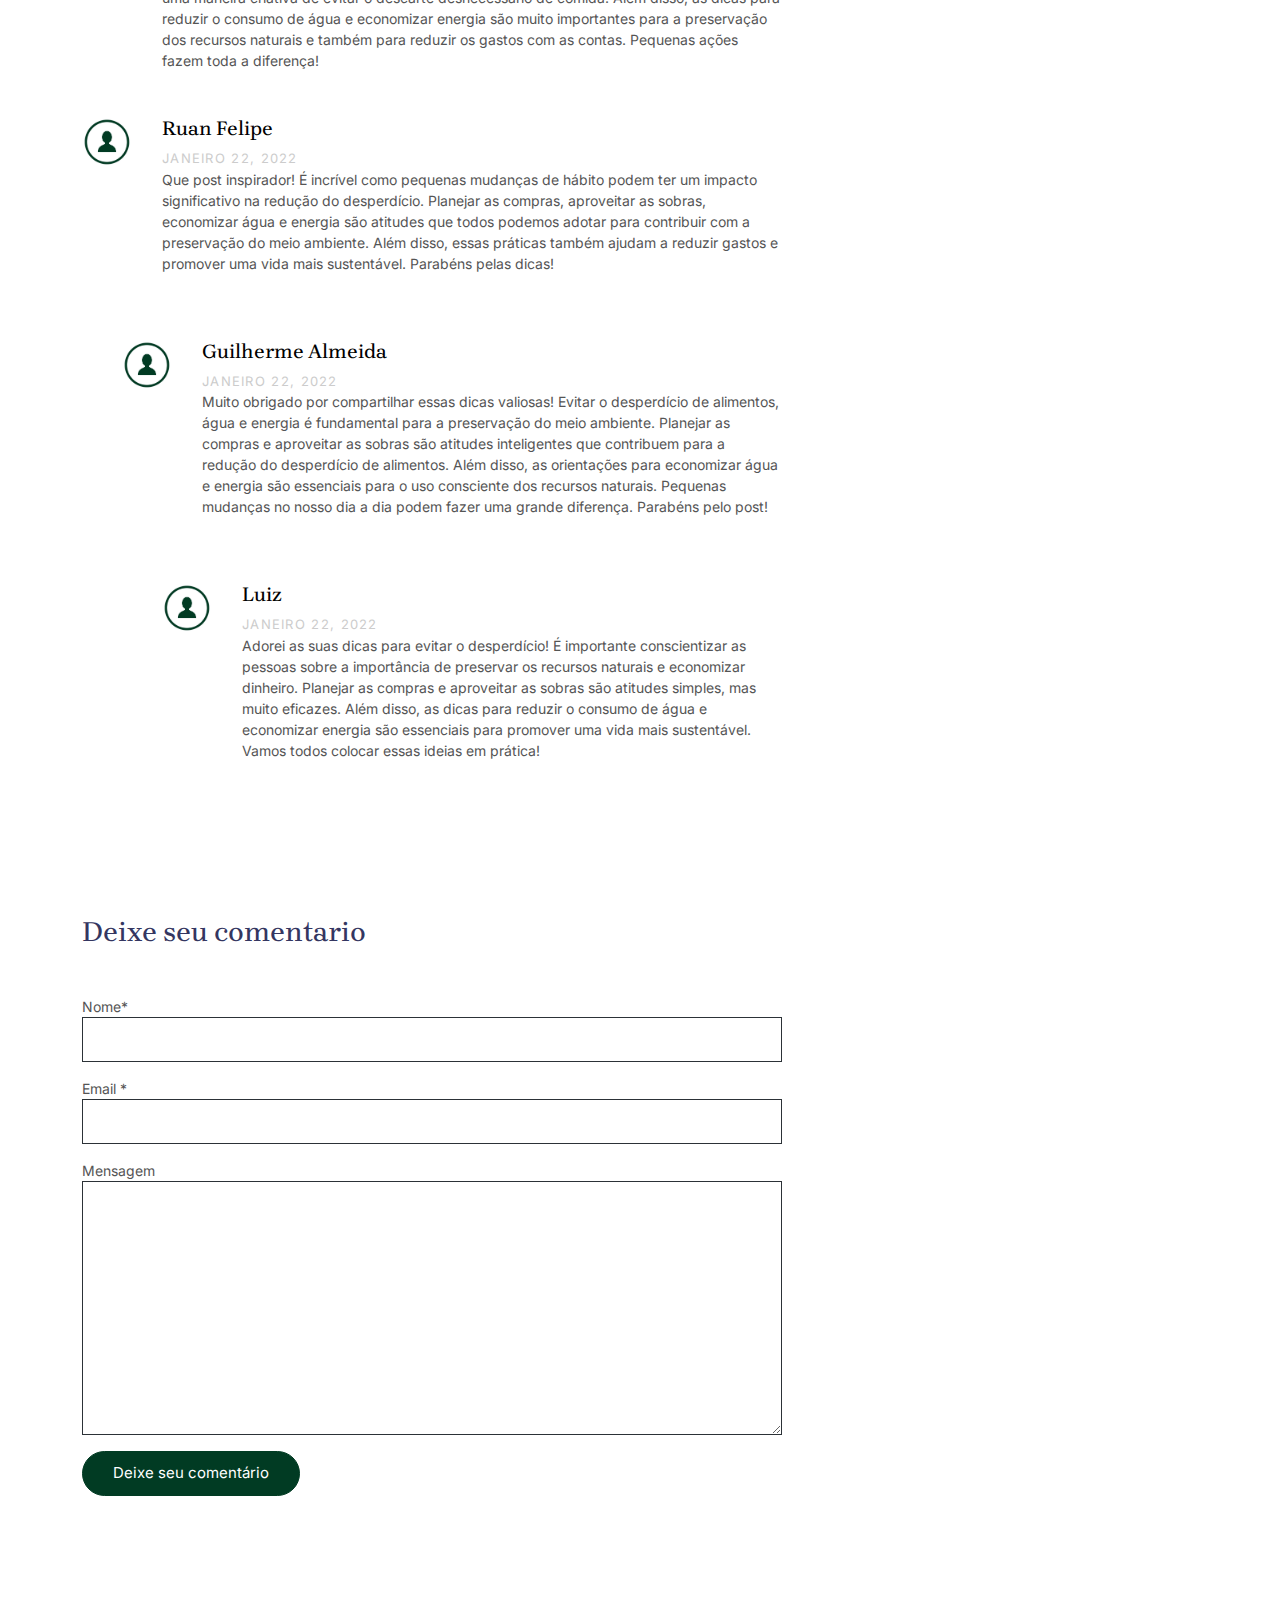
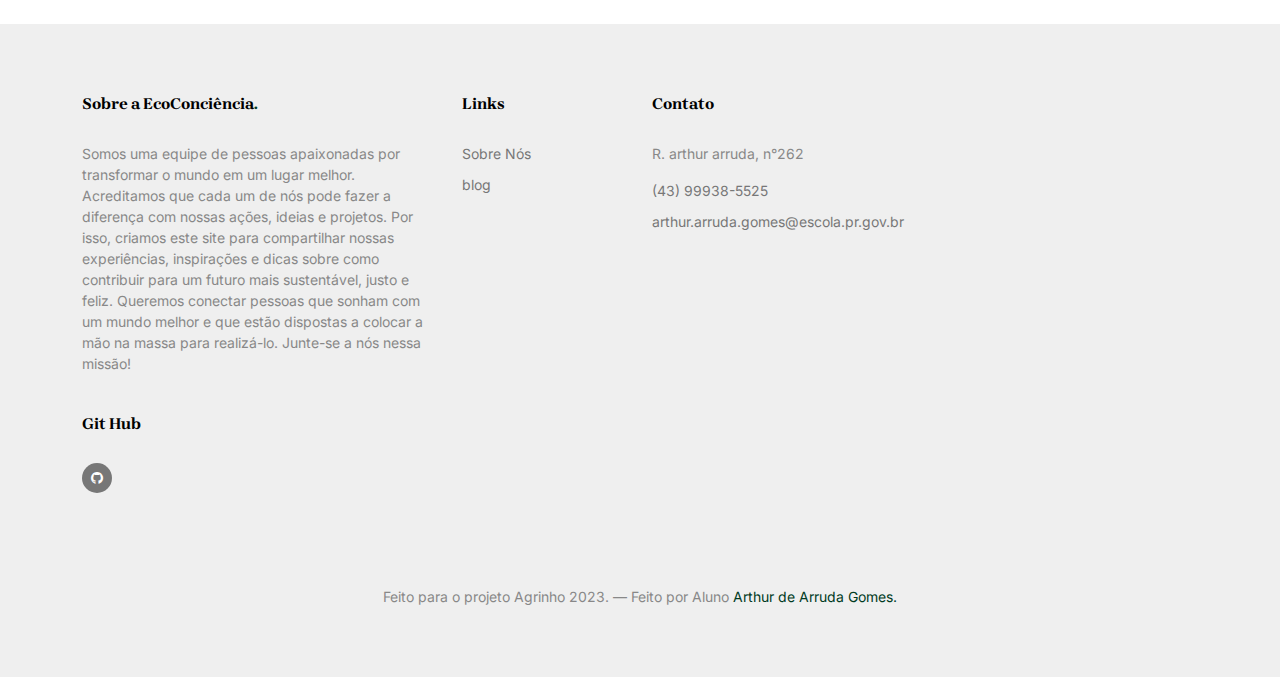
<file: desperdicio_blog.html>
<!doctype html>
<html lang="pt-br">
<head>

	<meta charset="utf-8">
	<meta name="viewport" content="width=device-width, initial-scale=1">
	
	<link rel="shortcut icon" href="favicon.png">

	<meta name="description" content="" />
	<meta name="keywords" content="bootstrap, bootstrap5" />
	
	<link rel="preconnect" href="https://fonts.googleapis.com">
	<link rel="preconnect" href="https://fonts.gstatic.com" crossorigin>
	<link href="https://fonts.googleapis.com/css2?family=Brygada+1918:ital,wght@0,400;0,600;0,700;1,400&family=Inter:wght@400;700&display=swap" rel="stylesheet">

	<link rel="stylesheet" href="fonts/icomoon/style.css">
	<link rel="stylesheet" href="fonts/flaticon/font/flaticon.css">

	<link rel="stylesheet" href="css/tiny-slider.css">
	<link rel="stylesheet" href="css/aos.css">
	<link rel="stylesheet" href="css/flatpickr.min.css">
	<link rel="stylesheet" href="css/glightbox.min.css">
	<link rel="stylesheet" href="css/style.css">


	<title>EcoConciência - Desperdicio</title>
</head>
<body>

	<div class="site-mobile-menu site-navbar-target">
		<div class="site-mobile-menu-header">
			<div class="site-mobile-menu-close">
				<span class="icofont-close js-menu-toggle"></span>
			</div>
		</div>
		<div class="site-mobile-menu-body"></div>
	</div>

	<nav class="site-nav mt-3">
		<div class="container">

			<div class="site-navigation">
				<div class="row">
					<div class="col-6 col-lg-3">
						<a href="index.html" class="logo m-0 float-start">EcoConciência</a>
					</div>
					<div class="col-lg-6 d-none d-lg-inline-block text-center nav-center-wrap">
						<ul class="js-clone-nav  text-center site-menu p-0 m-0">
							<li><a href="index.html">Início</a></li>
							<li><a href="about.html">Sobre Nós</a></li> 
							<li class="active"><a href="blog.html">Blog</a></li>

						</ul>
					</div>
					<div class="col-6 col-lg-3 text-lg-end">
						<ul class="js-clone-nav d-none d-lg-inline-block text-end site-menu ">
							<li class="cta-button"><a href="contact.html">Fale conosco</a></li>
						</ul>

						<a href="#" class="burger ms-auto float-end site-menu-toggle js-menu-toggle d-inline-block d-lg-none light" data-toggle="collapse" data-target="#main-navbar">
							<span></span>
						</a>
					</div>
				</div>
			</div>
			
		</div>
	</nav>

	

	<div class="hero overlay">
		<div class="img-bg rellax">
			<img src="images/hero_2.jpg" alt="Image" class="img-fluid">
		</div>
		<div class="container">
			<div class="row align-items-center justify-content-start">
				<div class="col-lg-6 mx-auto text-center">
					<p>Feito por <a href="#">Arthur Arruda</a> em <a href="#">Fev 22, 2022</a></p>
					<h1 class="heading" data-aos="fade-up">Sobre como evitar o desperdicio</h1>
					<p data-aos="fade-up">Olá, leitores! Hoje eu quero compartilhar com vocês algumas dicas sobre como evitar o desperdício de alimentos, água e energia em casa. Essas são atitudes simples, mas que podem fazer uma grande diferença para o meio ambiente e para o seu bolso. Vamos lá?</p>
				</div>
			</div>
		</div>
	</div>


	<div class="section">
		<div class="container">
			<div class="row">
				<div class="col-md-8 blog-content pe-5">
					<p>- Planeje suas compras: Antes de ir ao supermercado, faça uma lista do que você realmente precisa e evite comprar por impulso. Assim, você evita levar produtos que vão estragar na geladeira ou na despensa. Além disso, prefira os alimentos da estação, que são mais baratos e frescos.
                    </p>

					<blockquote><p>- Aproveite as sobras: Não jogue fora as sobras de comida. Você pode reaproveitá-las em outras receitas, como tortas, saladas, sopas, bolos, etc. Use a criatividade e transforme o que sobrou em um novo prato. Você também pode congelar as porções que não vai consumir no dia e descongelar quando quiser.</p></blockquote>

					<p>- Reduza o consumo de água: A água é um recurso natural essencial, mas que está cada vez mais escasso. Por isso, devemos usá-la com consciência e evitar o desperdício. Algumas dicas são: fechar a torneira enquanto escova os dentes ou faz a barba, tomar banhos rápidos, usar a máquina de lavar roupa e louça somente quando estiverem cheias, reutilizar a água da chuva para regar as plantas ou lavar o carro, etc.</p>

					<p>- Economize energia: A energia elétrica também é um recurso finito e caro. Para economizar energia, você pode: trocar as lâmpadas incandescentes por LED, que são mais eficientes e duráveis, desligar os aparelhos eletrônicos da tomada quando não estiverem em uso, aproveitar a luz natural durante o dia, usar o ar-condicionado com moderação e manter os filtros limpos, etc.</p>

					<p>Seguindo essas dicas, você vai evitar o desperdício e contribuir para a preservação do planeta. Além disso, você vai economizar dinheiro e ter uma vida mais saudável. Que tal começar hoje mesmo? Espero que tenham gostado do post e até a próxima!
                    </p>

				
					<div class="pt-5">
						<h3 class="mb-5">4 Comentários</h3>
						<ul class="comment-list">
							<li class="comment">
								<div class="vcard bio">
									<img src="images/pessoa 1.jpg" alt="minhas pesquisa">
								</div>
								<div class="comment-body">
									<h3>João Victor</h3>
									<div class="meta">Janeiro 22, 2022</div>
									<p>Ótimas dicas para evitar o desperdício! O planejamento das compras é fundamental para evitar o desperdício de alimentos e também para economizar dinheiro. Aproveitar as sobras é uma maneira criativa de evitar o descarte desnecessário de comida. Além disso, as dicas para reduzir o consumo de água e economizar energia são muito importantes para a preservação dos recursos naturais e também para reduzir os gastos com as contas. Pequenas ações fazem toda a diferença!</p>
								</div>
							</li>

							<li class="comment">
								<div class="vcard bio">
									<img src="images/pessoa 2.jpg" alt="minhas pesquisa">
								</div>
								<div class="comment-body">
									<h3>Ruan Felipe</h3>
									<div class="meta">Janeiro 22, 2022</div>
									<p>Que post inspirador! É incrível como pequenas mudanças de hábito podem ter um impacto significativo na redução do desperdício. Planejar as compras, aproveitar as sobras, economizar água e energia são atitudes que todos podemos adotar para contribuir com a preservação do meio ambiente. Além disso, essas práticas também ajudam a reduzir gastos e promover uma vida mais sustentável. Parabéns pelas dicas!</p>
	
								</div>

								<ul class="children">
									<li class="comment">
										<div class="vcard bio">
											<img src="images/pessoa 3.jpg" alt="minhas pesquisa">
										</div>
										<div class="comment-body">
											<h3>Guilherme Almeida</h3>
											<div class="meta">Janeiro 22, 2022</div>
											<p>Muito obrigado por compartilhar essas dicas valiosas! Evitar o desperdício de alimentos, água e energia é fundamental para a preservação do meio ambiente. Planejar as compras e aproveitar as sobras são atitudes inteligentes que contribuem para a redução do desperdício de alimentos. Além disso, as orientações para economizar água e energia são essenciais para o uso consciente dos recursos naturais. Pequenas mudanças no nosso dia a dia podem fazer uma grande diferença. Parabéns pelo post!</p>
											
										</div>


										<ul class="children">
											<li class="comment">
												<div class="vcard bio">
													<img src="images/pessoa 4.jpg" alt="minhas pesquisa">
												</div>
												<div class="comment-body">
													<h3>Luiz</h3>
													<div class="meta">Janeiro 22, 2022</div>
													<p>Adorei as suas dicas para evitar o desperdício! É importante conscientizar as pessoas sobre a importância de preservar os recursos naturais e economizar dinheiro. Planejar as compras e aproveitar as sobras são atitudes simples, mas muito eficazes. Além disso, as dicas para reduzir o consumo de água e economizar energia são essenciais para promover uma vida mais sustentável. Vamos todos colocar essas ideias em prática!</p>
													
												</div>

												
											</li>
										</ul>
									</li>
								</ul>
							</li>

						</ul>
						

						<div class="comment-form-wrap pt-5">
							<h3 class="mb-5">Deixe seu comentario</h3>
							<form action="#" class="">
								<div class="mb-3">
									<label for="name">Nome*</label>
									<input type="text" class="form-control" id="name">
								</div>
								<div class="mb-3">
									<label for="email">Email *</label>
									<input type="email" class="form-control" id="email">
								</div>

								<div class="mb-3">
									<label for="message">Mensagem</label>
									<textarea name="" id="message" cols="30" rows="10" class="form-control"></textarea>
								</div>
								<div class="mb-3">
									<input type="submit" value="Deixe seu comentário" class="btn btn-primary btn-md text-white">
								</div>

							</form>
						</div>
					</div>

				</div>
				<div class="col-md-4 sidebar">
					<div class="sidebar-box">
						<form action="#" class="search-form">
							<div class="form-group">
								<span class="icon fa fa-search"></span>
								<input type="text" class="form-control" placeholder="Qual será seu outro interesse">
							</div>
						</form>
					</div>
					<div class="sidebar-box">
						<div class="categories">
							<h3>Blogs</h3>
							<li><a href="politica_blog.html">Politicas <span>(12)</span></a></li>
							<li><a href="voluntarios_blog.html">Voluntários <span>(22)</span></a></li>
							<li><a href="doação_blog.html">Doações <span>(37)</span></a></li>
							<li><a href="atencioso_blog.html">Atencioso <span>(42)</span></a></li>
							<li><a href="plantar_blog.html">Plantar <span>(1)</span></a></li>
							<li><a href="lixo_blog.html">Reciclar <span>(2)</span></a></li>
							<li><a href="consiente_blog.html">Consumo Consciente <span>(3)</span></a></li>
						</div>
					</div>
				</div>
			</div>
		</div>
	</div>

	<div class="site-footer">
		<div class="container">

			<div class="row">
				<div class="col-lg-4">
					<div class="widget">
						<h3>Sobre a EcoConciência<span class="text-primary">.</span> </h3>
						<p>Somos uma equipe de pessoas apaixonadas por transformar o mundo em um lugar melhor. Acreditamos que cada um de nós pode fazer a diferença com nossas ações, ideias e projetos. Por isso, criamos este site para compartilhar nossas experiências, inspirações e dicas sobre como contribuir para um futuro mais sustentável, justo e feliz. Queremos conectar pessoas que sonham com um mundo melhor e que estão dispostas a colocar a mão na massa para realizá-lo. Junte-se a nós nessa missão!</p>
					</div> 
					<div class="widget">
						<h3>Git Hub</h3>
						<ul class="list-unstyled social">
							<li><a href="https://github.com/241122222"><span class="icon-github"></span></a></li>
						</ul>
					</div> 
				</div> 

				<div class="col-lg-2 ml-auto">
					<div class="widget">
						<h3>Links</h3>
						<ul class="list-unstyled float-left links">
							<li><a href="sobre.html">Sobre Nós</a></li>
							<li><a href="blog.html">blog</a></li>
						</ul>
					</div> 
				</div> 

				<div class="col-lg-3">
					<div class="widget">
						<h3>Contato</h3>
						<address>R. arthur arruda,        n°262</address>
						<ul class="list-unstyled links mb-4">
							<li><a href="">(43) 99938-5525</a></li>
							<li><a href="">arthur.arruda.gomes@escola.pr.gov.br</a></li>
						</ul>
					</div> 
				</div> 

			</div> 

			<div class="row mt-5">
				<div class="col-12 text-center">
					<p class="mb-0"></script> Feito para o projeto Agrinho 2023. &mdash; Feito por Aluno <a href="https://github.com/241122222"> Arthur de Arruda Gomes.</a></p>
				</div>
			</div> 
		</div> 


		<script src="js/bootstrap.bundle.min.js"></script>
		<script src="js/tiny-slider.js"></script>
		<script src="js/aos.js"></script>
		<script src="js/navbar.js"></script>
		<script src="js/counter.js"></script>
		<script src="js/rellax.js"></script>
		<script src="js/flatpickr.js"></script>
		<script src="js/glightbox.min.js"></script>
		<script src="js/custom.js"></script>
	</body>
	</html>
</file>
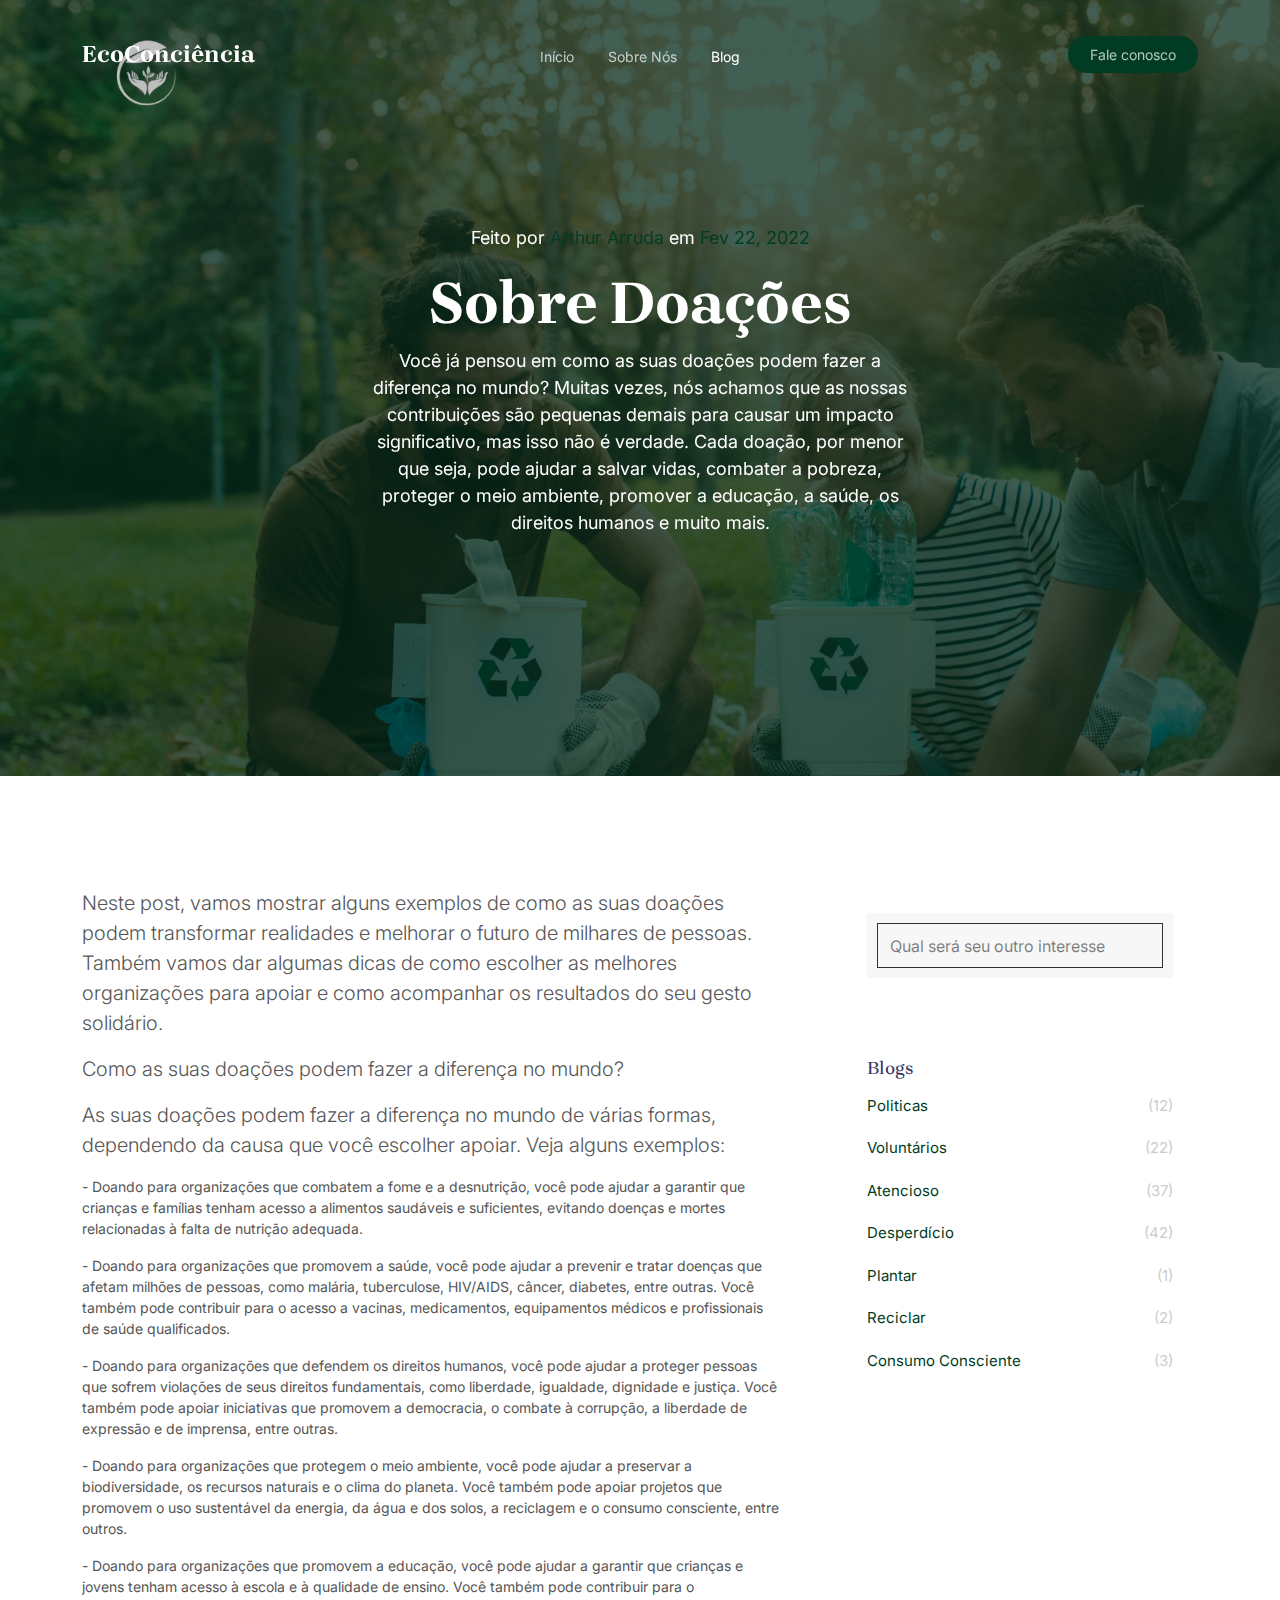
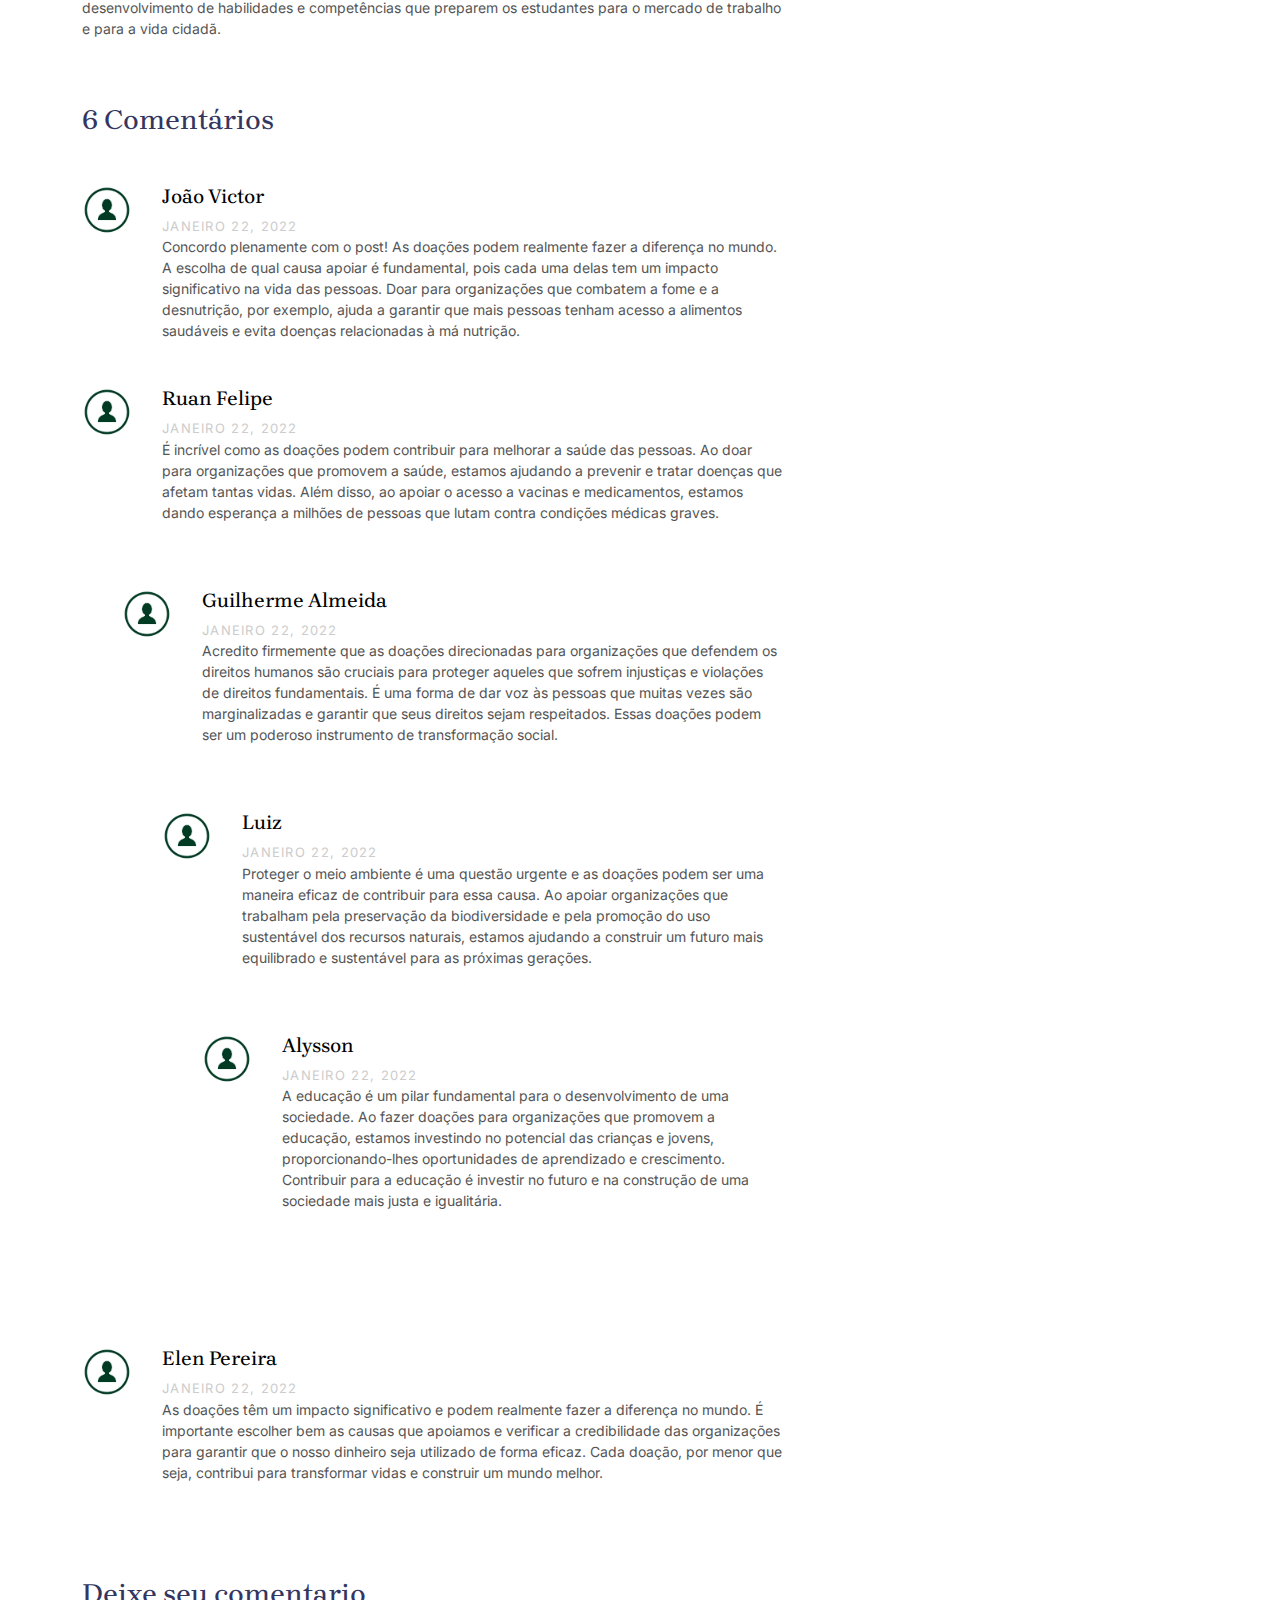
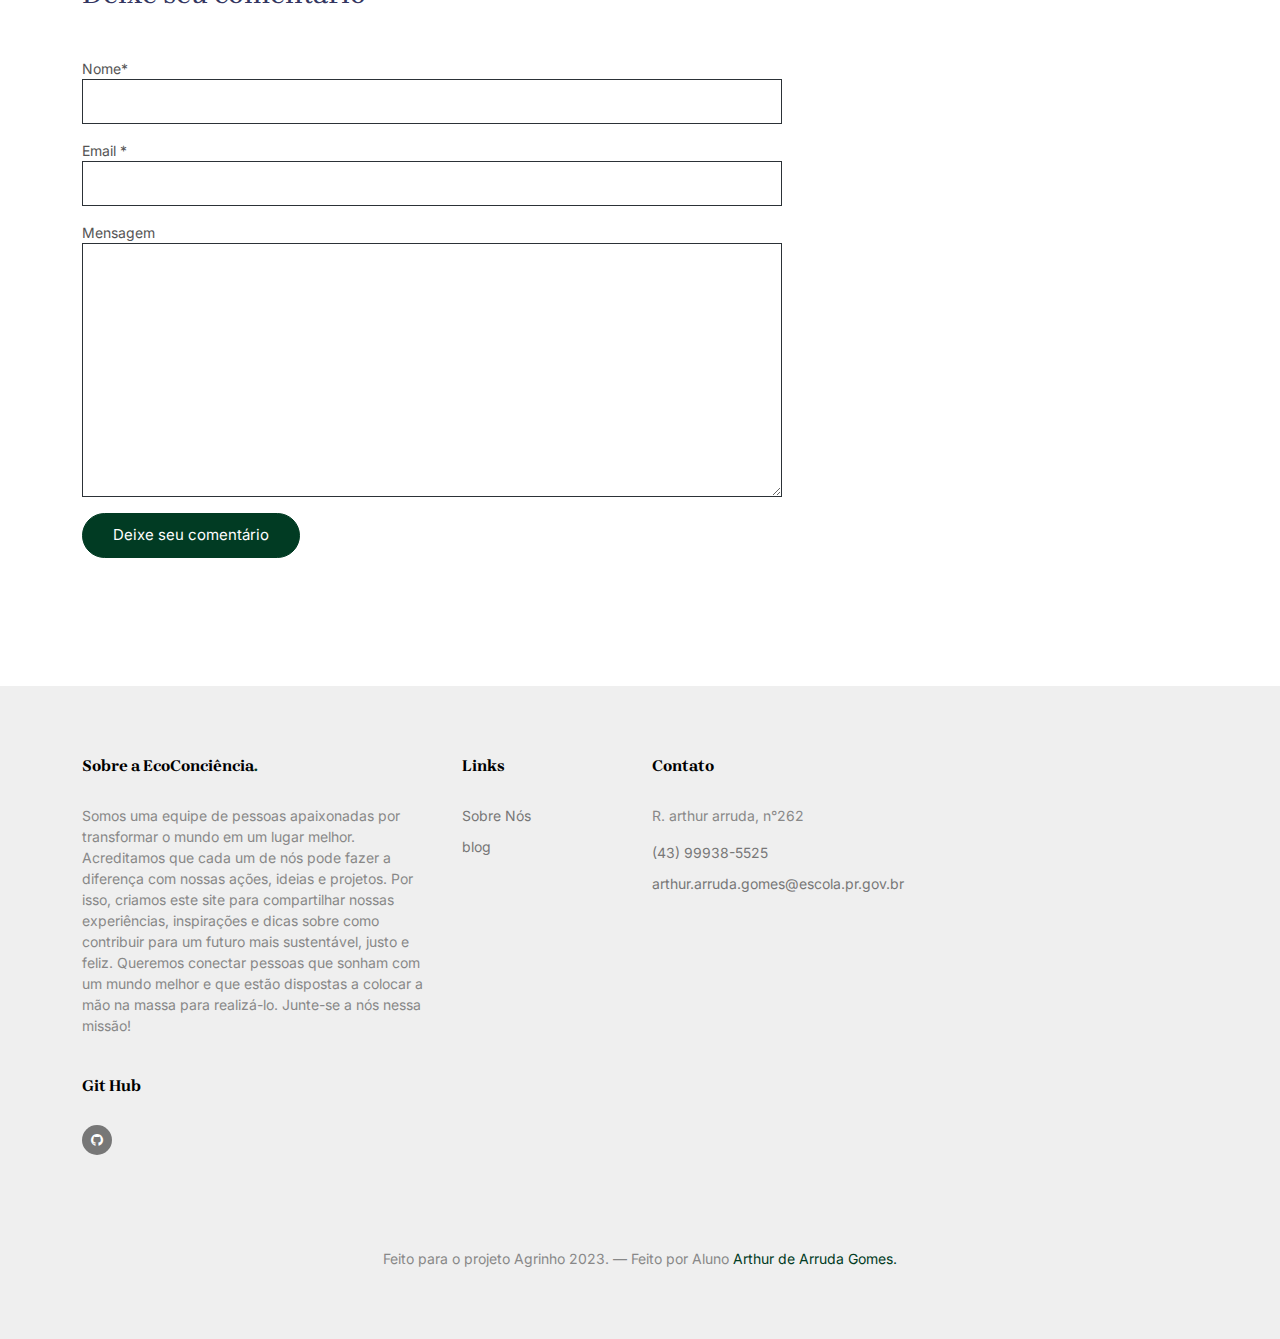
<file: doação_blog.html>
<!doctype html>
<html lang="pt-br">
<head>

	<meta charset="utf-8">
	<meta name="viewport" content="width=device-width, initial-scale=1">
	
	<link rel="shortcut icon" href="favicon.png">

	<meta name="description" content="" />
	<meta name="keywords" content="bootstrap, bootstrap5" />
	
	<link rel="preconnect" href="https://fonts.googleapis.com">
	<link rel="preconnect" href="https://fonts.gstatic.com" crossorigin>
	<link href="https://fonts.googleapis.com/css2?family=Brygada+1918:ital,wght@0,400;0,600;0,700;1,400&family=Inter:wght@400;700&display=swap" rel="stylesheet">

	<link rel="stylesheet" href="fonts/icomoon/style.css">
	<link rel="stylesheet" href="fonts/flaticon/font/flaticon.css">

	<link rel="stylesheet" href="css/tiny-slider.css">
	<link rel="stylesheet" href="css/aos.css">
	<link rel="stylesheet" href="css/flatpickr.min.css">
	<link rel="stylesheet" href="css/glightbox.min.css">
	<link rel="stylesheet" href="css/style.css">


	<title>EcoConciência - Doações</title>
</head>
<body>

	<div class="site-mobile-menu site-navbar-target">
		<div class="site-mobile-menu-header">
			<div class="site-mobile-menu-close">
				<span class="icofont-close js-menu-toggle"></span>
			</div>
		</div>
		<div class="site-mobile-menu-body"></div>
	</div>

	<nav class="site-nav mt-3">
		<div class="container">

			<div class="site-navigation">
				<div class="row">
					<div class="col-6 col-lg-3">
						<a href="index.html" class="logo m-0 float-start">EcoConciência</a>
					</div>
					<div class="col-lg-6 d-none d-lg-inline-block text-center nav-center-wrap">
						<ul class="js-clone-nav  text-center site-menu p-0 m-0">
							<li><a href="index.html">Início</a></li>
							<li><a href="about.html">Sobre Nós</a></li> 
							<li class="active"><a href="blog.html">Blog</a></li>

						</ul>
					</div>
					<div class="col-6 col-lg-3 text-lg-end">
						<ul class="js-clone-nav d-none d-lg-inline-block text-end site-menu ">
							<li class="cta-button"><a href="contact.html">Fale conosco</a></li>
						</ul>

						<a href="#" class="burger ms-auto float-end site-menu-toggle js-menu-toggle d-inline-block d-lg-none light" data-toggle="collapse" data-target="#main-navbar">
							<span></span>
						</a>
					</div>
				</div>
			</div>
			
		</div>
	</nav>

	

	<div class="hero overlay">
		<div class="img-bg rellax">
			<img src="images/hero_2.jpg" alt="Image" class="img-fluid">
		</div>
		<div class="container">
			<div class="row align-items-center justify-content-start">
				<div class="col-lg-6 mx-auto text-center">
					<p>Feito por <a href="#">Arthur Arruda</a> em <a href="#">Fev 22, 2022</a></p>
					<h1 class="heading" data-aos="fade-up">Sobre Doações</h1>
					<p data-aos="fade-up">Você já pensou em como as suas doações podem fazer a diferença no mundo? Muitas vezes, nós achamos que as nossas contribuições são pequenas demais para causar um impacto significativo, mas isso não é verdade. Cada doação, por menor que seja, pode ajudar a salvar vidas, combater a pobreza, proteger o meio ambiente, promover a educação, a saúde, os direitos humanos e muito mais.</p>
				</div>
			</div>
		</div>
	</div>


	<div class="section">
		<div class="container">
			<div class="row">
				<div class="col-md-8 blog-content pe-5">
					<p class="lead">Neste post, vamos mostrar alguns exemplos de como as suas doações podem transformar realidades e melhorar o futuro de milhares de pessoas. Também vamos dar algumas dicas de como escolher as melhores organizações para apoiar e como acompanhar os resultados do seu gesto solidário.
                    </p>

					<p class="lead">Como as suas doações podem fazer a diferença no mundo?</p>
					<p class="lead">As suas doações podem fazer a diferença no mundo de várias formas, dependendo da causa que você escolher apoiar. Veja alguns exemplos:</p>

					<blockquote><p>- Doando para organizações que combatem a fome e a desnutrição, você pode ajudar a garantir que crianças e famílias tenham acesso a alimentos saudáveis e suficientes, evitando doenças e mortes relacionadas à falta de nutrição adequada.</p></blockquote>

					<p>- Doando para organizações que promovem a saúde, você pode ajudar a prevenir e tratar doenças que afetam milhões de pessoas, como malária, tuberculose, HIV/AIDS, câncer, diabetes, entre outras. Você também pode contribuir para o acesso a vacinas, medicamentos, equipamentos médicos e profissionais de saúde qualificados.</p>

					<p>- Doando para organizações que defendem os direitos humanos, você pode ajudar a proteger pessoas que sofrem violações de seus direitos fundamentais, como liberdade, igualdade, dignidade e justiça. Você também pode apoiar iniciativas que promovem a democracia, o combate à corrupção, a liberdade de expressão e de imprensa, entre outras.</p>

					<p>- Doando para organizações que protegem o meio ambiente, você pode ajudar a preservar a biodiversidade, os recursos naturais e o clima do planeta. Você também pode apoiar projetos que promovem o uso sustentável da energia, da água e dos solos, a reciclagem e o consumo consciente, entre outros.</p>

					<blockquote><p>- Doando para organizações que promovem a educação, você pode ajudar a garantir que crianças e jovens tenham acesso à escola e à qualidade de ensino. Você também pode contribuir para o desenvolvimento de habilidades e competências que preparem os estudantes para o mercado de trabalho e para a vida cidadã.
                    </p></blockquote>

				
					<div class="pt-5">
						<h3 class="mb-5">6 Comentários</h3>
						<ul class="comment-list">
							<li class="comment">
								<div class="vcard bio">
									<img src="images/pessoa 1.jpg" alt="minhas pesquisa">
								</div>
								<div class="comment-body">
									<h3>João Victor</h3>
									<div class="meta">Janeiro 22, 2022</div>
									<p>Concordo plenamente com o post! As doações podem realmente fazer a diferença no mundo. A escolha de qual causa apoiar é fundamental, pois cada uma delas tem um impacto significativo na vida das pessoas. Doar para organizações que combatem a fome e a desnutrição, por exemplo, ajuda a garantir que mais pessoas tenham acesso a alimentos saudáveis e evita doenças relacionadas à má nutrição.</p>
								</div>
							</li>

							<li class="comment">
								<div class="vcard bio">
									<img src="images/pessoa 2.jpg" alt="minhas pesquisa">
								</div>
								<div class="comment-body">
									<h3>Ruan Felipe</h3>
									<div class="meta">Janeiro 22, 2022</div>
									<p>É incrível como as doações podem contribuir para melhorar a saúde das pessoas. Ao doar para organizações que promovem a saúde, estamos ajudando a prevenir e tratar doenças que afetam tantas vidas. Além disso, ao apoiar o acesso a vacinas e medicamentos, estamos dando esperança a milhões de pessoas que lutam contra condições médicas graves.</p>
	
								</div>

								<ul class="children">
									<li class="comment">
										<div class="vcard bio">
											<img src="images/pessoa 3.jpg" alt="minhas pesquisa">
										</div>
										<div class="comment-body">
											<h3>Guilherme Almeida</h3>
											<div class="meta">Janeiro 22, 2022</div>
											<p>Acredito firmemente que as doações direcionadas para organizações que defendem os direitos humanos são cruciais para proteger aqueles que sofrem injustiças e violações de direitos fundamentais. É uma forma de dar voz às pessoas que muitas vezes são marginalizadas e garantir que seus direitos sejam respeitados. Essas doações podem ser um poderoso instrumento de transformação social.</p>
											
										</div>


										<ul class="children">
											<li class="comment">
												<div class="vcard bio">
													<img src="images/pessoa 4.jpg" alt="minhas pesquisa">
												</div>
												<div class="comment-body">
													<h3>Luiz</h3>
													<div class="meta">Janeiro 22, 2022</div>
													<p>Proteger o meio ambiente é uma questão urgente e as doações podem ser uma maneira eficaz de contribuir para essa causa. Ao apoiar organizações que trabalham pela preservação da biodiversidade e pela promoção do uso sustentável dos recursos naturais, estamos ajudando a construir um futuro mais equilibrado e sustentável para as próximas gerações.</p>
													
												</div>

												<ul class="children">
													<li class="comment">
														<div class="vcard bio">
															<img src="images/pessoa 5.jpg" alt="minhas pesquisa">
														</div>
														<div class="comment-body">
															<h3>Alysson</h3>
															<div class="meta">Janeiro 22, 2022</div>
															<p>A educação é um pilar fundamental para o desenvolvimento de uma sociedade. Ao fazer doações para organizações que promovem a educação, estamos investindo no potencial das crianças e jovens, proporcionando-lhes oportunidades de aprendizado e crescimento. Contribuir para a educação é investir no futuro e na construção de uma sociedade mais justa e igualitária.</p>
															
														</div>
													</li>
												</ul>
											</li>
										</ul>
									</li>
								</ul>
							</li>

							<li class="comment">
								<div class="vcard bio">
									<img src="images/pessoa 6.jpg" alt="minhas pesquisa">
								</div>
								<div class="comment-body">
									<h3>Elen Pereira</h3>
									<div class="meta">Janeiro 22, 2022</div>
									<p>As doações têm um impacto significativo e podem realmente fazer a diferença no mundo. É importante escolher bem as causas que apoiamos e verificar a credibilidade das organizações para garantir que o nosso dinheiro seja utilizado de forma eficaz. Cada doação, por menor que seja, contribui para transformar vidas e construir um mundo melhor.</p>
									
								</div>
							</li>
						</ul>
						

						<div class="comment-form-wrap pt-5">
							<h3 class="mb-5">Deixe seu comentario</h3>
							<form action="#" class="">
								<div class="mb-3">
									<label for="name">Nome*</label>
									<input type="text" class="form-control" id="name">
								</div>
								<div class="mb-3">
									<label for="email">Email *</label>
									<input type="email" class="form-control" id="email">
								</div>

								<div class="mb-3">
									<label for="message">Mensagem</label>
									<textarea name="" id="message" cols="30" rows="10" class="form-control"></textarea>
								</div>
								<div class="mb-3">
									<input type="submit" value="Deixe seu comentário" class="btn btn-primary btn-md text-white">
								</div>

							</form>
						</div>
					</div>

				</div>
				<div class="col-md-4 sidebar">
					<div class="sidebar-box">
						<form action="#" class="search-form">
							<div class="form-group">
								<span class="icon fa fa-search"></span>
								<input type="text" class="form-control" placeholder="Qual será seu outro interesse">
							</div>
						</form>
					</div>
					<div class="sidebar-box">
						<div class="categories">
							<h3>Blogs</h3>
							<li><a href="politica_blog.html">Politicas <span>(12)</span></a></li>
							<li><a href="voluntarios_blog.html">Voluntários <span>(22)</span></a></li>
							<li><a href="atencioso_blog.html">Atencioso <span>(37)</span></a></li>
							<li><a href="desperdicio_blog.html">Desperdício <span>(42)</span></a></li>
							<li><a href="plantar_blog.html">Plantar <span>(1)</span></a></li>
							<li><a href="lixo_blog.html">Reciclar <span>(2)</span></a></li>
							<li><a href="consiente_blog.html">Consumo Consciente <span>(3)</span></a></li>
						</div>
					</div>
				</div>
			</div>
		</div>
	</div>

	<div class="site-footer">
		<div class="container">

			<div class="row">
				<div class="col-lg-4">
					<div class="widget">
						<h3>Sobre a EcoConciência<span class="text-primary">.</span> </h3>
						<p>Somos uma equipe de pessoas apaixonadas por transformar o mundo em um lugar melhor. Acreditamos que cada um de nós pode fazer a diferença com nossas ações, ideias e projetos. Por isso, criamos este site para compartilhar nossas experiências, inspirações e dicas sobre como contribuir para um futuro mais sustentável, justo e feliz. Queremos conectar pessoas que sonham com um mundo melhor e que estão dispostas a colocar a mão na massa para realizá-lo. Junte-se a nós nessa missão!</p>
					</div> 
					<div class="widget">
						<h3>Git Hub</h3>
						<ul class="list-unstyled social">
							<li><a href="https://github.com/241122222"><span class="icon-github"></span></a></li>
						</ul>
					</div> 
				</div> 

				<div class="col-lg-2 ml-auto">
					<div class="widget">
						<h3>Links</h3>
						<ul class="list-unstyled float-left links">
							<li><a href="sobre.html">Sobre Nós</a></li>
							<li><a href="blog.html">blog</a></li>
						</ul>
					</div> 
				</div> 

				<div class="col-lg-3">
					<div class="widget">
						<h3>Contato</h3>
						<address>R. arthur arruda,        n°262</address>
						<ul class="list-unstyled links mb-4">
							<li><a href="">(43) 99938-5525</a></li>
							<li><a href="">arthur.arruda.gomes@escola.pr.gov.br</a></li>
						</ul>
					</div> 
				</div> 

			</div> 

			<div class="row mt-5">
				<div class="col-12 text-center">
					<p class="mb-0"></script> Feito para o projeto Agrinho 2023. &mdash; Feito por Aluno <a href="https://github.com/241122222"> Arthur de Arruda Gomes.</a></p>
				</div>
			</div> 
		</div> 


		<script src="js/bootstrap.bundle.min.js"></script>
		<script src="js/tiny-slider.js"></script>
		<script src="js/aos.js"></script>
		<script src="js/navbar.js"></script>
		<script src="js/counter.js"></script>
		<script src="js/rellax.js"></script>
		<script src="js/flatpickr.js"></script>
		<script src="js/glightbox.min.js"></script>
		<script src="js/custom.js"></script>
	</body>
	</html>
</file>
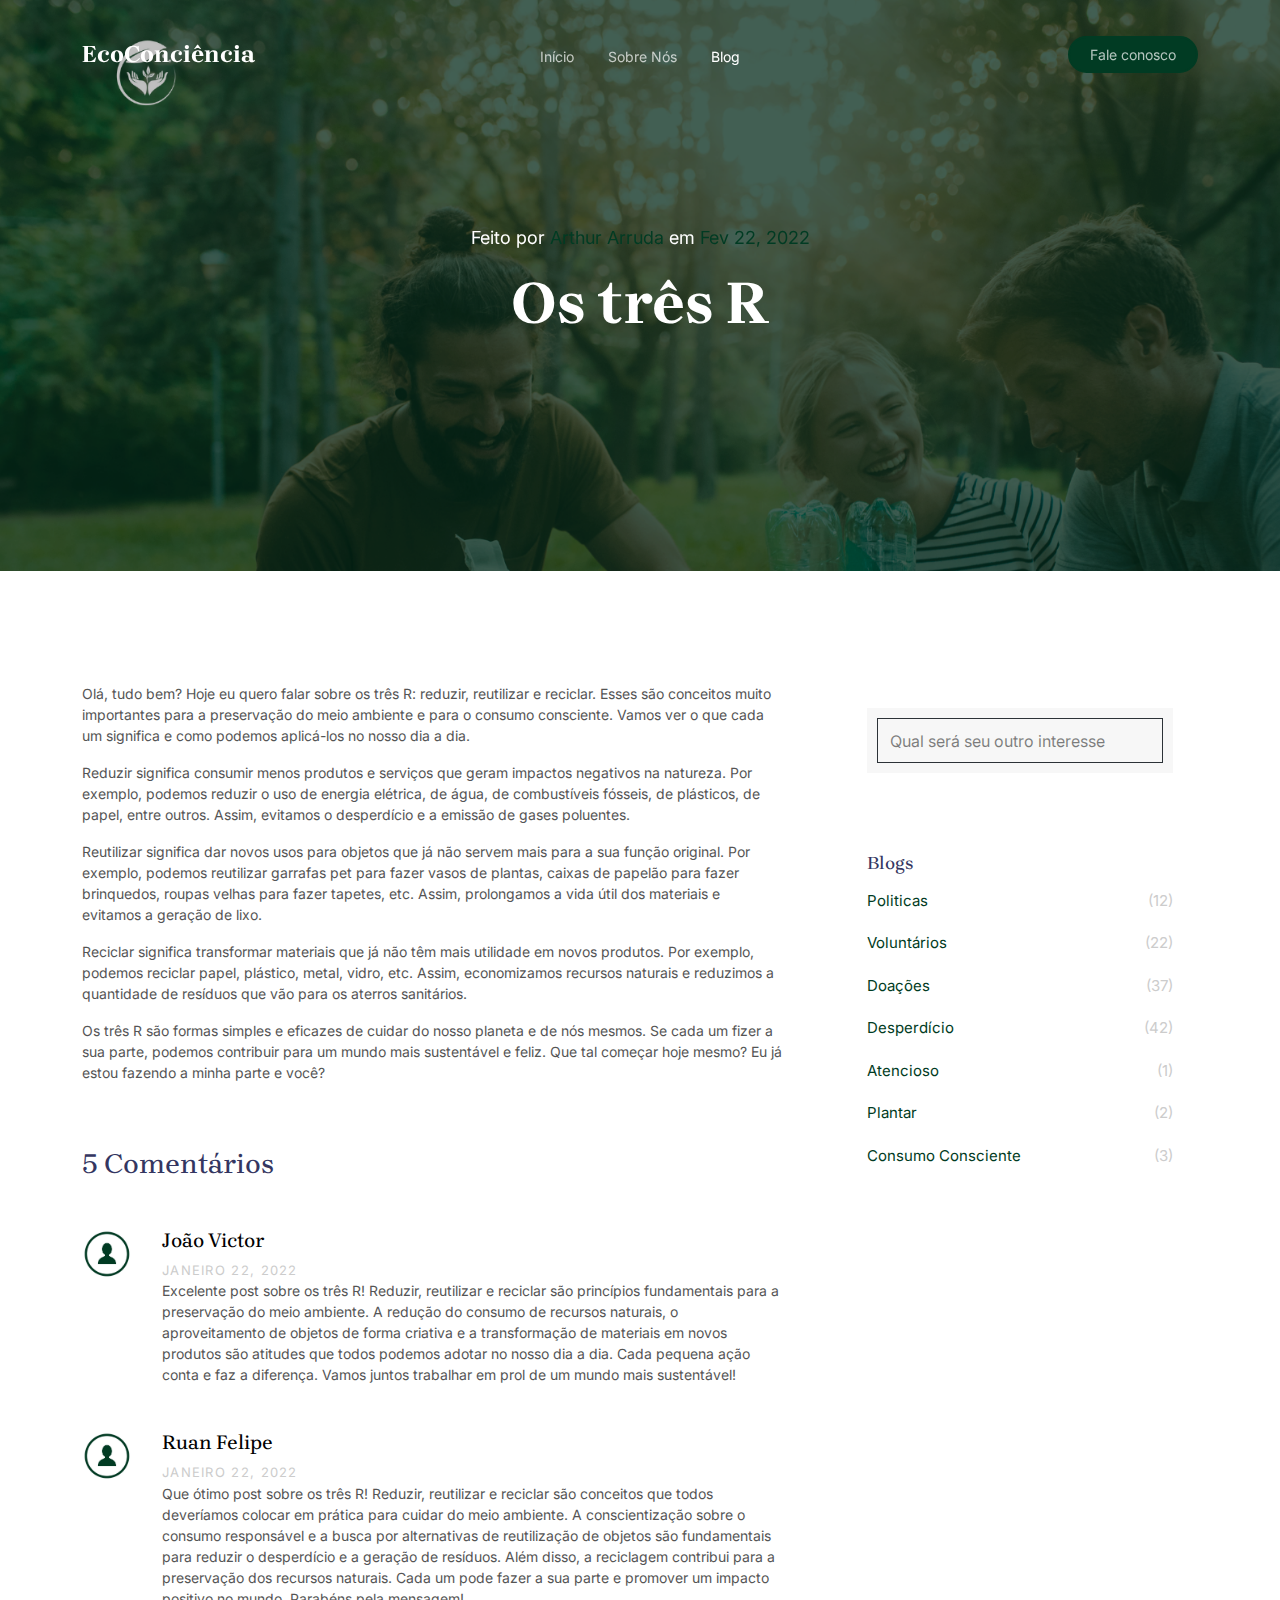
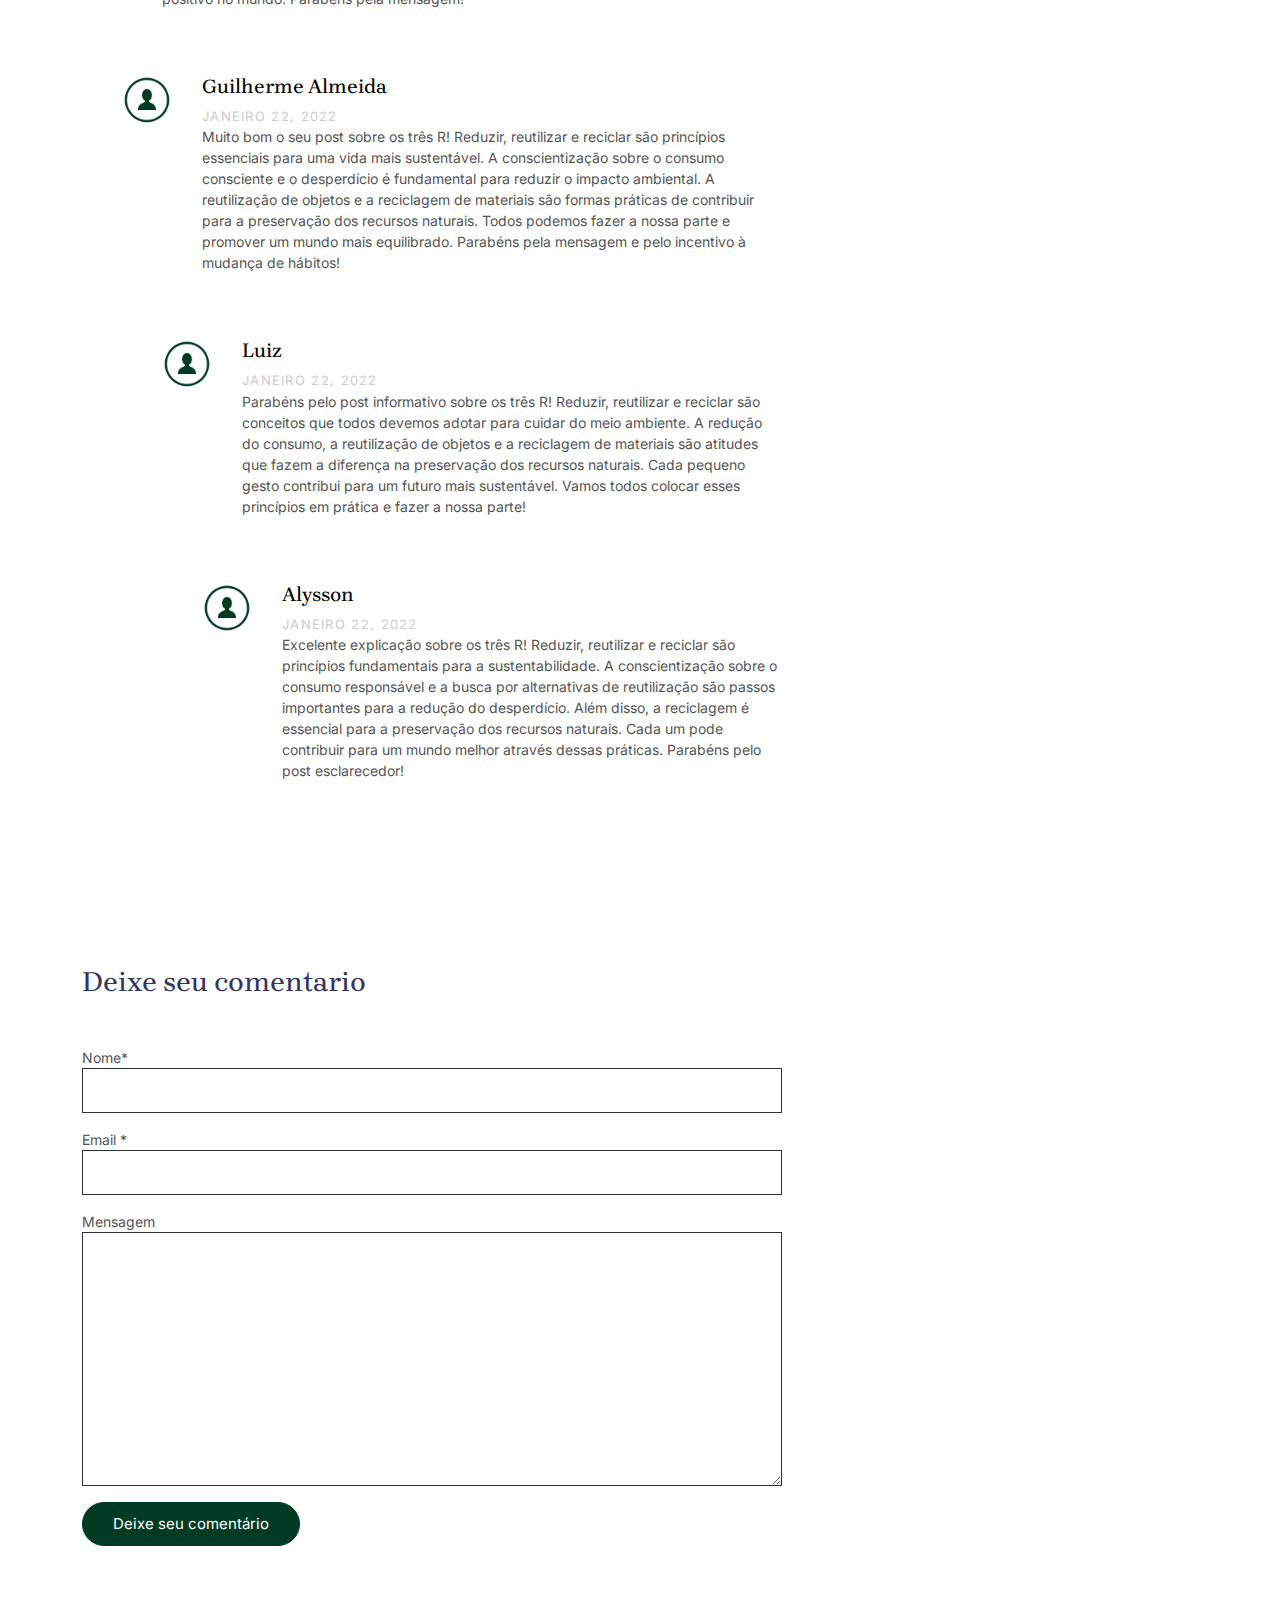
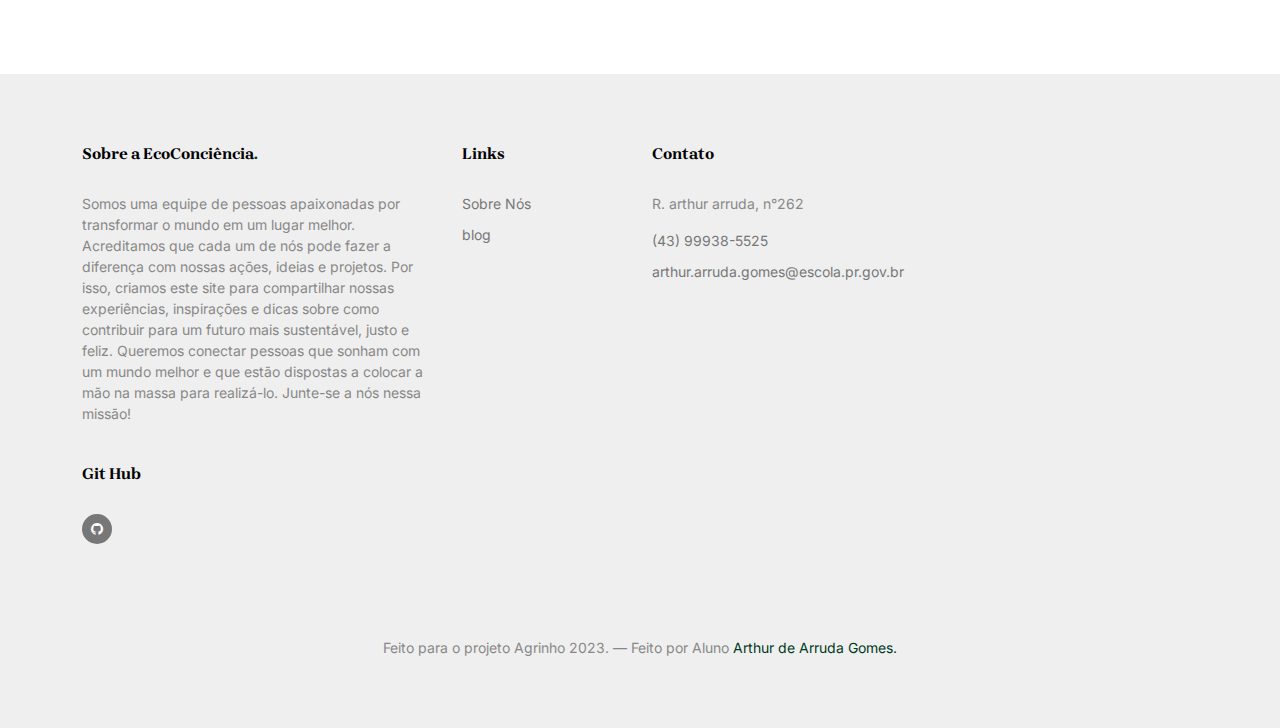
<file: lixo_blog.html>
<!doctype html>
<html lang="pt-br">
<head>

	<meta charset="utf-8">
	<meta name="viewport" content="width=device-width, initial-scale=1">
	
	<link rel="shortcut icon" href="favicon.png">

	<meta name="description" content="" />
	<meta name="keywords" content="bootstrap, bootstrap5" />
	
	<link rel="preconnect" href="https://fonts.googleapis.com">
	<link rel="preconnect" href="https://fonts.gstatic.com" crossorigin>
	<link href="https://fonts.googleapis.com/css2?family=Brygada+1918:ital,wght@0,400;0,600;0,700;1,400&family=Inter:wght@400;700&display=swap" rel="stylesheet">

	<link rel="stylesheet" href="fonts/icomoon/style.css">
	<link rel="stylesheet" href="fonts/flaticon/font/flaticon.css">

	<link rel="stylesheet" href="css/tiny-slider.css">
	<link rel="stylesheet" href="css/aos.css">
	<link rel="stylesheet" href="css/flatpickr.min.css">
	<link rel="stylesheet" href="css/glightbox.min.css">
	<link rel="stylesheet" href="css/style.css">


	<title>EcoConciência - Reciclar</title>
</head>
<body>

	<div class="site-mobile-menu site-navbar-target">
		<div class="site-mobile-menu-header">
			<div class="site-mobile-menu-close">
				<span class="icofont-close js-menu-toggle"></span>
			</div>
		</div>
		<div class="site-mobile-menu-body"></div>
	</div>

	<nav class="site-nav mt-3">
		<div class="container">

			<div class="site-navigation">
				<div class="row">
					<div class="col-6 col-lg-3">
						<a href="index.html" class="logo m-0 float-start">EcoConciência</a>
					</div>
					<div class="col-lg-6 d-none d-lg-inline-block text-center nav-center-wrap">
						<ul class="js-clone-nav  text-center site-menu p-0 m-0">
							<li><a href="index.html">Início</a></li>
							<li><a href="about.html">Sobre Nós</a></li> 
							<li class="active"><a href="blog.html">Blog</a></li>

						</ul>
					</div>
					<div class="col-6 col-lg-3 text-lg-end">
						<ul class="js-clone-nav d-none d-lg-inline-block text-end site-menu ">
							<li class="cta-button"><a href="contact.html">Fale conosco</a></li>
						</ul>

						<a href="#" class="burger ms-auto float-end site-menu-toggle js-menu-toggle d-inline-block d-lg-none light" data-toggle="collapse" data-target="#main-navbar">
							<span></span>
						</a>
					</div>
				</div>
			</div>
			
		</div>
	</nav>

	

	<div class="hero overlay">
		<div class="img-bg rellax">
			<img src="images/hero_2.jpg" alt="Image" class="img-fluid">
		</div>
		<div class="container">
			<div class="row align-items-center justify-content-start">
				<div class="col-lg-6 mx-auto text-center">
					<p>Feito por <a href="#">Arthur Arruda</a> em <a href="#">Fev 22, 2022</a></p>
					<h1 class="heading" data-aos="fade-up">Os três R</h1>
				</div>
			</div>
		</div>
	</div>


	<div class="section">
		<div class="container">
			<div class="row">
				<div class="col-md-8 blog-content pe-5">
					<p>Olá, tudo bem? Hoje eu quero falar sobre os três R: reduzir, reutilizar e reciclar. Esses são conceitos muito importantes para a preservação do meio ambiente e para o consumo consciente. Vamos ver o que cada um significa e como podemos aplicá-los no nosso dia a dia.
                    </p>

					<p>Reduzir significa consumir menos produtos e serviços que geram impactos negativos na natureza. Por exemplo, podemos reduzir o uso de energia elétrica, de água, de combustíveis fósseis, de plásticos, de papel, entre outros. Assim, evitamos o desperdício e a emissão de gases poluentes.</p>

					<p>Reutilizar significa dar novos usos para objetos que já não servem mais para a sua função original. Por exemplo, podemos reutilizar garrafas pet para fazer vasos de plantas, caixas de papelão para fazer brinquedos, roupas velhas para fazer tapetes, etc. Assim, prolongamos a vida útil dos materiais e evitamos a geração de lixo.</p>

					<p>Reciclar significa transformar materiais que já não têm mais utilidade em novos produtos. Por exemplo, podemos reciclar papel, plástico, metal, vidro, etc. Assim, economizamos recursos naturais e reduzimos a quantidade de resíduos que vão para os aterros sanitários.</p>

					<p>Os três R são formas simples e eficazes de cuidar do nosso planeta e de nós mesmos. Se cada um fizer a sua parte, podemos contribuir para um mundo mais sustentável e feliz. Que tal começar hoje mesmo? Eu já estou fazendo a minha parte e você?</p>
                    
				
					<div class="pt-5">
						<h3 class="mb-5">5 Comentários</h3>
						<ul class="comment-list">
							<li class="comment">
								<div class="vcard bio">
									<img src="images/pessoa 1.jpg" alt="minhas pesquisa">
								</div>
								<div class="comment-body">
									<h3>João Victor</h3>
									<div class="meta">Janeiro 22, 2022</div>
									<p>Excelente post sobre os três R! Reduzir, reutilizar e reciclar são princípios fundamentais para a preservação do meio ambiente. A redução do consumo de recursos naturais, o aproveitamento de objetos de forma criativa e a transformação de materiais em novos produtos são atitudes que todos podemos adotar no nosso dia a dia. Cada pequena ação conta e faz a diferença. Vamos juntos trabalhar em prol de um mundo mais sustentável!</p>
								</div>
							</li>

							<li class="comment">
								<div class="vcard bio">
									<img src="images/pessoa 2.jpg" alt="minhas pesquisa">
								</div>
								<div class="comment-body">
									<h3>Ruan Felipe</h3>
									<div class="meta">Janeiro 22, 2022</div>
									<p>Que ótimo post sobre os três R! Reduzir, reutilizar e reciclar são conceitos que todos deveríamos colocar em prática para cuidar do meio ambiente. A conscientização sobre o consumo responsável e a busca por alternativas de reutilização de objetos são fundamentais para reduzir o desperdício e a geração de resíduos. Além disso, a reciclagem contribui para a preservação dos recursos naturais. Cada um pode fazer a sua parte e promover um impacto positivo no mundo. Parabéns pela mensagem!</p>
	
								</div>

								<ul class="children">
									<li class="comment">
										<div class="vcard bio">
											<img src="images/pessoa 3.jpg" alt="minhas pesquisa">
										</div>
										<div class="comment-body">
											<h3>Guilherme Almeida</h3>
											<div class="meta">Janeiro 22, 2022</div>
											<p>Muito bom o seu post sobre os três R! Reduzir, reutilizar e reciclar são princípios essenciais para uma vida mais sustentável. A conscientização sobre o consumo consciente e o desperdício é fundamental para reduzir o impacto ambiental. A reutilização de objetos e a reciclagem de materiais são formas práticas de contribuir para a preservação dos recursos naturais. Todos podemos fazer a nossa parte e promover um mundo mais equilibrado. Parabéns pela mensagem e pelo incentivo à mudança de hábitos!</p>
											
										</div>


										<ul class="children">
											<li class="comment">
												<div class="vcard bio">
													<img src="images/pessoa 4.jpg" alt="minhas pesquisa">
												</div>
												<div class="comment-body">
													<h3>Luiz</h3>
													<div class="meta">Janeiro 22, 2022</div>
													<p>Parabéns pelo post informativo sobre os três R! Reduzir, reutilizar e reciclar são conceitos que todos devemos adotar para cuidar do meio ambiente. A redução do consumo, a reutilização de objetos e a reciclagem de materiais são atitudes que fazem a diferença na preservação dos recursos naturais. Cada pequeno gesto contribui para um futuro mais sustentável. Vamos todos colocar esses princípios em prática e fazer a nossa parte!</p>
													
												</div>

												<ul class="children">
													<li class="comment">
														<div class="vcard bio">
															<img src="images/pessoa 5.jpg" alt="minhas pesquisa">
														</div>
														<div class="comment-body">
															<h3>Alysson</h3>
															<div class="meta">Janeiro 22, 2022</div>
															<p>Excelente explicação sobre os três R! Reduzir, reutilizar e reciclar são princípios fundamentais para a sustentabilidade. A conscientização sobre o consumo responsável e a busca por alternativas de reutilização são passos importantes para a redução do desperdício. Além disso, a reciclagem é essencial para a preservação dos recursos naturais. Cada um pode contribuir para um mundo melhor através dessas práticas. Parabéns pelo post esclarecedor!</p>
															
														</div>
													</li>
												</ul>
											</li>
										</ul>
									</li>
								</ul>
							</li>

						</ul>
						

						<div class="comment-form-wrap pt-5">
							<h3 class="mb-5">Deixe seu comentario</h3>
							<form action="#" class="">
								<div class="mb-3">
									<label for="name">Nome*</label>
									<input type="text" class="form-control" id="name">
								</div>
								<div class="mb-3">
									<label for="email">Email *</label>
									<input type="email" class="form-control" id="email">
								</div>

								<div class="mb-3">
									<label for="message">Mensagem</label>
									<textarea name="" id="message" cols="30" rows="10" class="form-control"></textarea>
								</div>
								<div class="mb-3">
									<input type="submit" value="Deixe seu comentário" class="btn btn-primary btn-md text-white">
								</div>

							</form>
						</div>
					</div>

				</div>
				<div class="col-md-4 sidebar">
					<div class="sidebar-box">
						<form action="#" class="search-form">
							<div class="form-group">
								<span class="icon fa fa-search"></span>
								<input type="text" class="form-control" placeholder="Qual será seu outro interesse">
							</div>
						</form>
					</div>
					<div class="sidebar-box">
						<div class="categories">
							<h3>Blogs</h3>
							<li><a href="politica_blog.html">Politicas <span>(12)</span></a></li>
							<li><a href="voluntarios_blog.html">Voluntários <span>(22)</span></a></li>
							<li><a href="doação_blog.html">Doações <span>(37)</span></a></li>
							<li><a href="desperdicio_blog.html">Desperdício <span>(42)</span></a></li>
							<li><a href="atencioso_blog.html">Atencioso <span>(1)</span></a></li>
							<li><a href="plantar_blog.html">Plantar <span>(2)</span></a></li>
							<li><a href="consiente_blog.html">Consumo Consciente <span>(3)</span></a></li>
						</div>
					</div>
				</div>
			</div>
		</div>
	</div>

	<div class="site-footer">
		<div class="container">

			<div class="row">
				<div class="col-lg-4">
					<div class="widget">
						<h3>Sobre a EcoConciência<span class="text-primary">.</span> </h3>
						<p>Somos uma equipe de pessoas apaixonadas por transformar o mundo em um lugar melhor. Acreditamos que cada um de nós pode fazer a diferença com nossas ações, ideias e projetos. Por isso, criamos este site para compartilhar nossas experiências, inspirações e dicas sobre como contribuir para um futuro mais sustentável, justo e feliz. Queremos conectar pessoas que sonham com um mundo melhor e que estão dispostas a colocar a mão na massa para realizá-lo. Junte-se a nós nessa missão!</p>
					</div> 
					<div class="widget">
						<h3>Git Hub</h3>
						<ul class="list-unstyled social">
							<li><a href="https://github.com/241122222"><span class="icon-github"></span></a></li>
						</ul>
					</div> 
				</div> 

				<div class="col-lg-2 ml-auto">
					<div class="widget">
						<h3>Links</h3>
						<ul class="list-unstyled float-left links">
							<li><a href="sobre.html">Sobre Nós</a></li>
							<li><a href="blog.html">blog</a></li>
						</ul>
					</div> 
				</div> 

				<div class="col-lg-3">
					<div class="widget">
						<h3>Contato</h3>
						<address>R. arthur arruda,        n°262</address>
						<ul class="list-unstyled links mb-4">
							<li><a href="">(43) 99938-5525</a></li>
							<li><a href="">arthur.arruda.gomes@escola.pr.gov.br</a></li>
						</ul>
					</div> 
				</div> 

			</div> 

			<div class="row mt-5">
				<div class="col-12 text-center">
					<p class="mb-0"></script> Feito para o projeto Agrinho 2023. &mdash; Feito por Aluno <a href="https://github.com/241122222"> Arthur de Arruda Gomes.</a></p>
				</div>
			</div> 
		</div> 


		<script src="js/bootstrap.bundle.min.js"></script>
		<script src="js/tiny-slider.js"></script>
		<script src="js/aos.js"></script>
		<script src="js/navbar.js"></script>
		<script src="js/counter.js"></script>
		<script src="js/rellax.js"></script>
		<script src="js/flatpickr.js"></script>
		<script src="js/glightbox.min.js"></script>
		<script src="js/custom.js"></script>
	</body>
	</html>
</file>
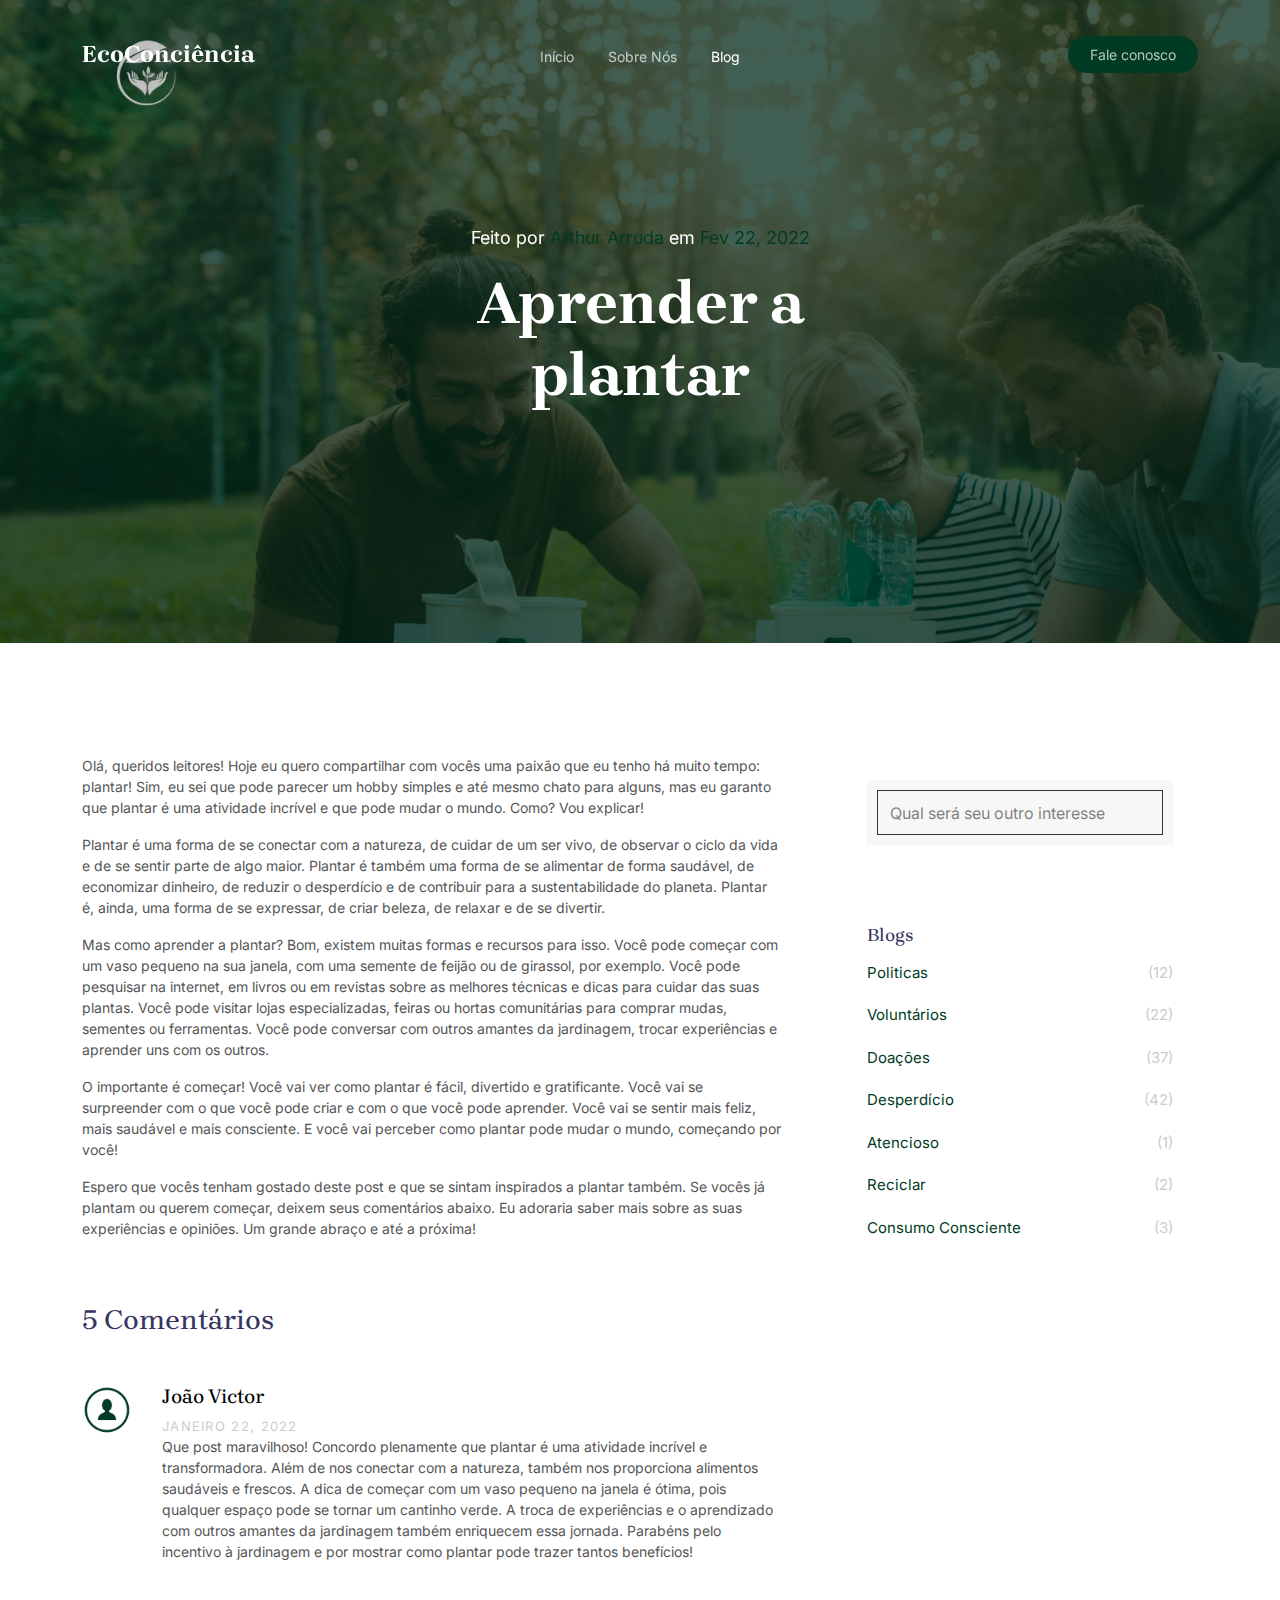
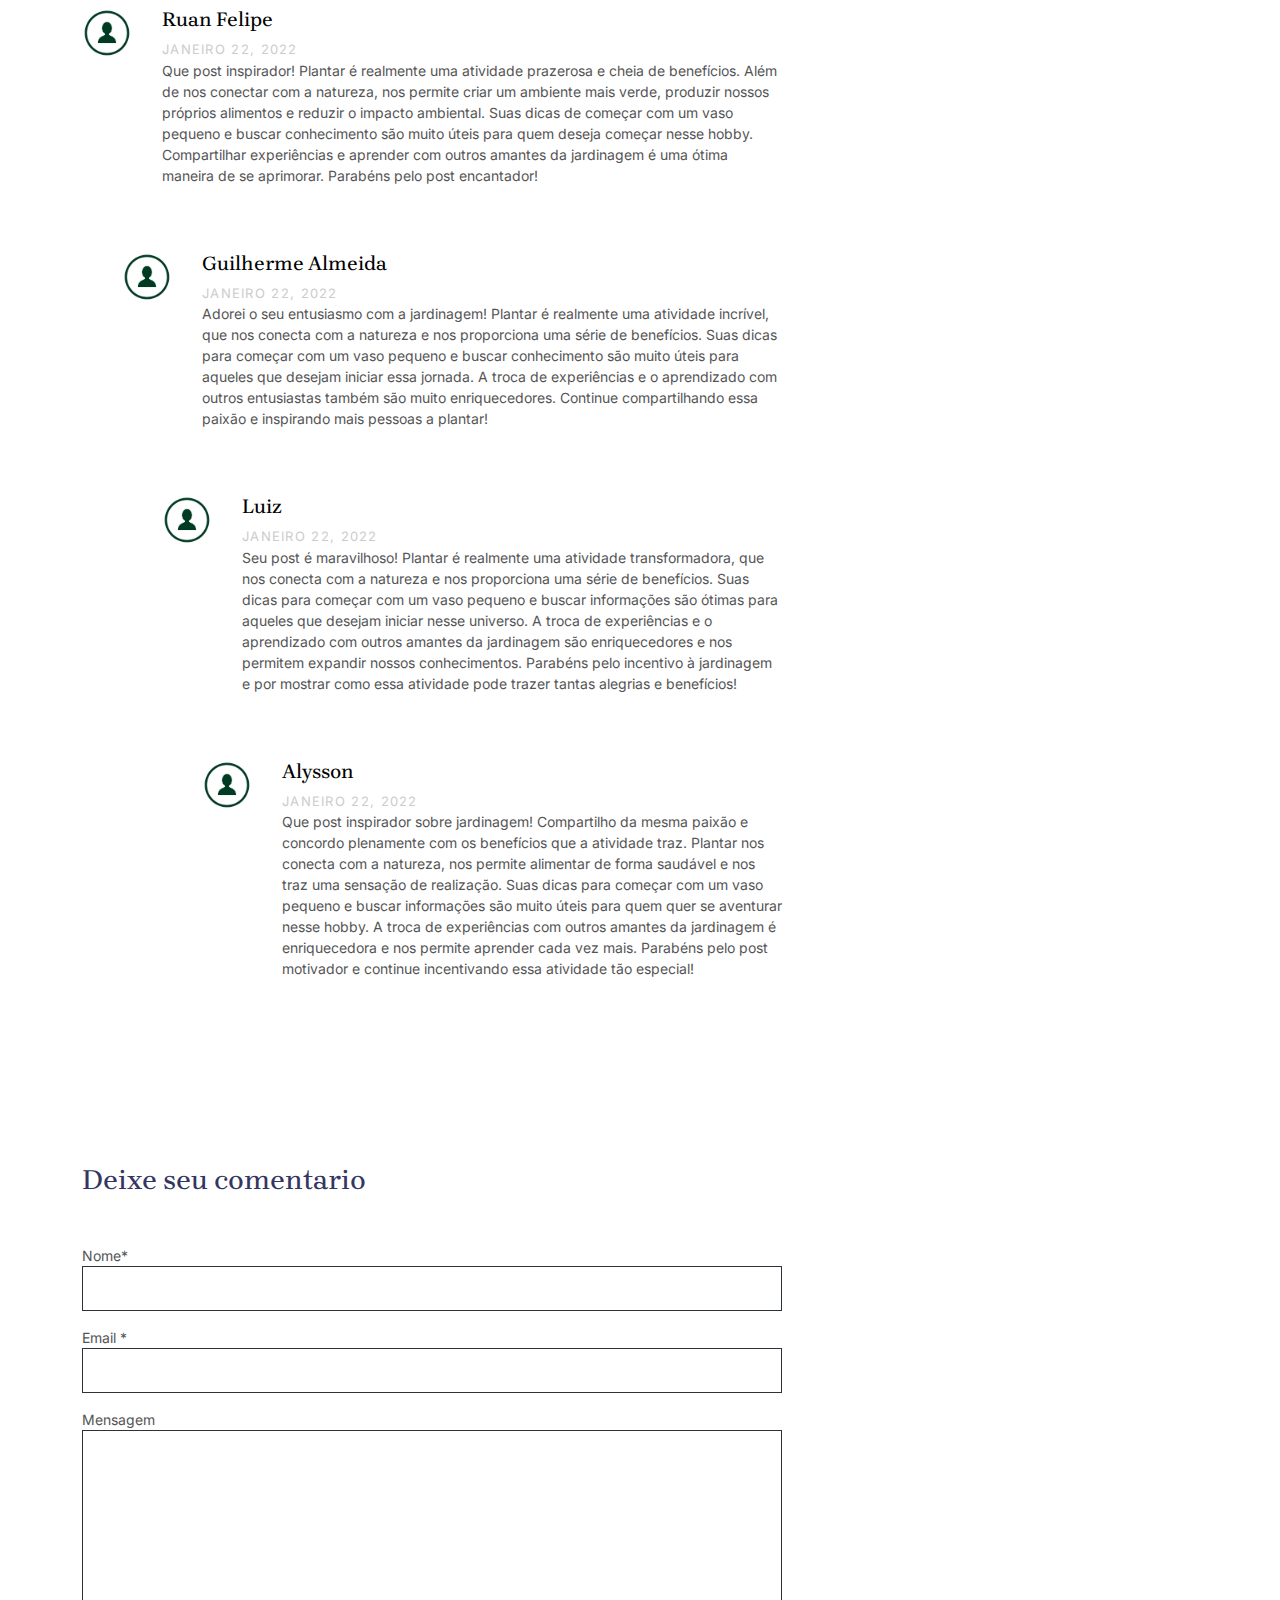
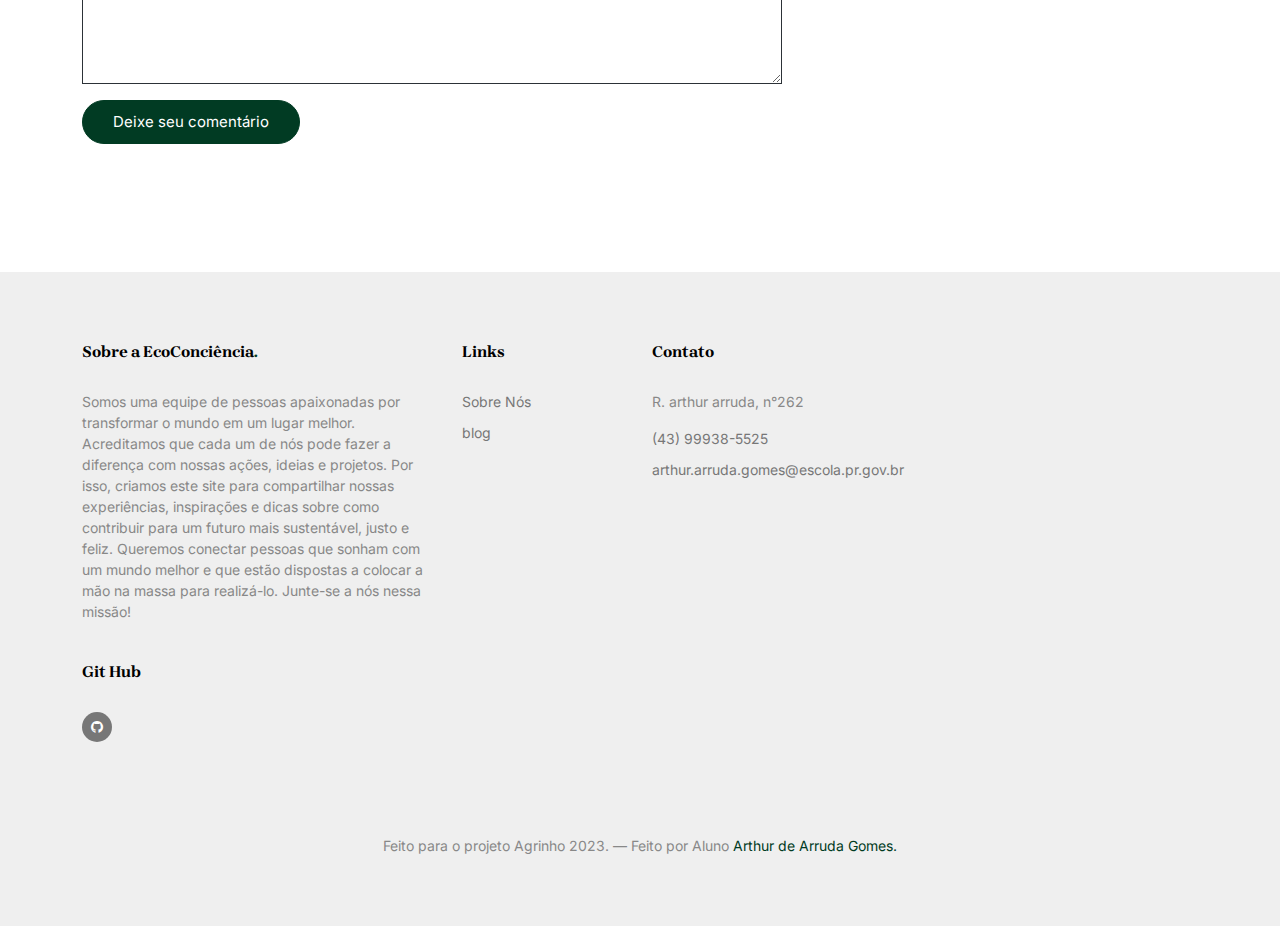
<file: plantar_blog.html>
<!doctype html>
<html lang="pt-br">
<head>

	<meta charset="utf-8">
	<meta name="viewport" content="width=device-width, initial-scale=1">
	
	<link rel="shortcut icon" href="favicon.png">

	<meta name="description" content="" />
	<meta name="keywords" content="bootstrap, bootstrap5" />
	
	<link rel="preconnect" href="https://fonts.googleapis.com">
	<link rel="preconnect" href="https://fonts.gstatic.com" crossorigin>
	<link href="https://fonts.googleapis.com/css2?family=Brygada+1918:ital,wght@0,400;0,600;0,700;1,400&family=Inter:wght@400;700&display=swap" rel="stylesheet">

	<link rel="stylesheet" href="fonts/icomoon/style.css">
	<link rel="stylesheet" href="fonts/flaticon/font/flaticon.css">

	<link rel="stylesheet" href="css/tiny-slider.css">
	<link rel="stylesheet" href="css/aos.css">
	<link rel="stylesheet" href="css/flatpickr.min.css">
	<link rel="stylesheet" href="css/glightbox.min.css">
	<link rel="stylesheet" href="css/style.css">


	<title>EcoConciência - Plantar</title>
</head>
<body>

	<div class="site-mobile-menu site-navbar-target">
		<div class="site-mobile-menu-header">
			<div class="site-mobile-menu-close">
				<span class="icofont-close js-menu-toggle"></span>
			</div>
		</div>
		<div class="site-mobile-menu-body"></div>
	</div>

	<nav class="site-nav mt-3">
		<div class="container">

			<div class="site-navigation">
				<div class="row">
					<div class="col-6 col-lg-3">
						<a href="index.html" class="logo m-0 float-start">EcoConciência</a>
					</div>
					<div class="col-lg-6 d-none d-lg-inline-block text-center nav-center-wrap">
						<ul class="js-clone-nav  text-center site-menu p-0 m-0">
							<li><a href="index.html">Início</a></li>
							<li><a href="about.html">Sobre Nós</a></li> 
							<li class="active"><a href="blog.html">Blog</a></li>

						</ul>
					</div>
					<div class="col-6 col-lg-3 text-lg-end">
						<ul class="js-clone-nav d-none d-lg-inline-block text-end site-menu ">
							<li class="cta-button"><a href="contact.html">Fale conosco</a></li>
						</ul>

						<a href="#" class="burger ms-auto float-end site-menu-toggle js-menu-toggle d-inline-block d-lg-none light" data-toggle="collapse" data-target="#main-navbar">
							<span></span>
						</a>
					</div>
				</div>
			</div>
			
		</div>
	</nav>

	

	<div class="hero overlay">
		<div class="img-bg rellax">
			<img src="images/hero_2.jpg" alt="Image" class="img-fluid">
		</div>
		<div class="container">
			<div class="row align-items-center justify-content-start">
				<div class="col-lg-6 mx-auto text-center">
					<p>Feito por <a href="#">Arthur Arruda</a> em <a href="#">Fev 22, 2022</a></p>
					<h1 class="heading" data-aos="fade-up">Aprender a plantar</h1>
				</div>
			</div>
		</div>
	</div>


	<div class="section">
		<div class="container">
			<div class="row">
				<div class="col-md-8 blog-content pe-5">
					<p>Olá, queridos leitores! Hoje eu quero compartilhar com vocês uma paixão que eu tenho há muito tempo: plantar! Sim, eu sei que pode parecer um hobby simples e até mesmo chato para alguns, mas eu garanto que plantar é uma atividade incrível e que pode mudar o mundo. Como? Vou explicar!
                    </p>

					<p>Plantar é uma forma de se conectar com a natureza, de cuidar de um ser vivo, de observar o ciclo da vida e de se sentir parte de algo maior. Plantar é também uma forma de se alimentar de forma saudável, de economizar dinheiro, de reduzir o desperdício e de contribuir para a sustentabilidade do planeta. Plantar é, ainda, uma forma de se expressar, de criar beleza, de relaxar e de se divertir.</p>

					<p>Mas como aprender a plantar? Bom, existem muitas formas e recursos para isso. Você pode começar com um vaso pequeno na sua janela, com uma semente de feijão ou de girassol, por exemplo. Você pode pesquisar na internet, em livros ou em revistas sobre as melhores técnicas e dicas para cuidar das suas plantas. Você pode visitar lojas especializadas, feiras ou hortas comunitárias para comprar mudas, sementes ou ferramentas. Você pode conversar com outros amantes da jardinagem, trocar experiências e aprender uns com os outros.</p>

					<p>O importante é começar! Você vai ver como plantar é fácil, divertido e gratificante. Você vai se surpreender com o que você pode criar e com o que você pode aprender. Você vai se sentir mais feliz, mais saudável e mais consciente. E você vai perceber como plantar pode mudar o mundo, começando por você!</p>

					<p>Espero que vocês tenham gostado deste post e que se sintam inspirados a plantar também. Se vocês já plantam ou querem começar, deixem seus comentários abaixo. Eu adoraria saber mais sobre as suas experiências e opiniões. Um grande abraço e até a próxima!</p>
                    
				
					<div class="pt-5">
						<h3 class="mb-5">5 Comentários</h3>
						<ul class="comment-list">
							<li class="comment">
								<div class="vcard bio">
									<img src="images/pessoa 1.jpg" alt="minhas pesquisa">
								</div>
								<div class="comment-body">
									<h3>João Victor</h3>
									<div class="meta">Janeiro 22, 2022</div>
									<p>Que post maravilhoso! Concordo plenamente que plantar é uma atividade incrível e transformadora. Além de nos conectar com a natureza, também nos proporciona alimentos saudáveis e frescos. A dica de começar com um vaso pequeno na janela é ótima, pois qualquer espaço pode se tornar um cantinho verde. A troca de experiências e o aprendizado com outros amantes da jardinagem também enriquecem essa jornada. Parabéns pelo incentivo à jardinagem e por mostrar como plantar pode trazer tantos benefícios!</p>
								</div>
							</li>

							<li class="comment">
								<div class="vcard bio">
									<img src="images/pessoa 2.jpg" alt="minhas pesquisa">
								</div>
								<div class="comment-body">
									<h3>Ruan Felipe</h3>
									<div class="meta">Janeiro 22, 2022</div>
									<p>Que post inspirador! Plantar é realmente uma atividade prazerosa e cheia de benefícios. Além de nos conectar com a natureza, nos permite criar um ambiente mais verde, produzir nossos próprios alimentos e reduzir o impacto ambiental. Suas dicas de começar com um vaso pequeno e buscar conhecimento são muito úteis para quem deseja começar nesse hobby. Compartilhar experiências e aprender com outros amantes da jardinagem é uma ótima maneira de se aprimorar. Parabéns pelo post encantador!</p>
	
								</div>

								<ul class="children">
									<li class="comment">
										<div class="vcard bio">
											<img src="images/pessoa 3.jpg" alt="minhas pesquisa">
										</div>
										<div class="comment-body">
											<h3>Guilherme Almeida</h3>
											<div class="meta">Janeiro 22, 2022</div>
											<p>Adorei o seu entusiasmo com a jardinagem! Plantar é realmente uma atividade incrível, que nos conecta com a natureza e nos proporciona uma série de benefícios. Suas dicas para começar com um vaso pequeno e buscar conhecimento são muito úteis para aqueles que desejam iniciar essa jornada. A troca de experiências e o aprendizado com outros entusiastas também são muito enriquecedores. Continue compartilhando essa paixão e inspirando mais pessoas a plantar!</p>
											
										</div>


										<ul class="children">
											<li class="comment">
												<div class="vcard bio">
													<img src="images/pessoa 4.jpg" alt="minhas pesquisa">
												</div>
												<div class="comment-body">
													<h3>Luiz</h3>
													<div class="meta">Janeiro 22, 2022</div>
													<p>Seu post é maravilhoso! Plantar é realmente uma atividade transformadora, que nos conecta com a natureza e nos proporciona uma série de benefícios. Suas dicas para começar com um vaso pequeno e buscar informações são ótimas para aqueles que desejam iniciar nesse universo. A troca de experiências e o aprendizado com outros amantes da jardinagem são enriquecedores e nos permitem expandir nossos conhecimentos. Parabéns pelo incentivo à jardinagem e por mostrar como essa atividade pode trazer tantas alegrias e benefícios!</p>
													
												</div>

												<ul class="children">
													<li class="comment">
														<div class="vcard bio">
															<img src="images/pessoa 5.jpg" alt="minhas pesquisa">
														</div>
														<div class="comment-body">
															<h3>Alysson</h3>
															<div class="meta">Janeiro 22, 2022</div>
															<p>Que post inspirador sobre jardinagem! Compartilho da mesma paixão e concordo plenamente com os benefícios que a atividade traz. Plantar nos conecta com a natureza, nos permite alimentar de forma saudável e nos traz uma sensação de realização. Suas dicas para começar com um vaso pequeno e buscar informações são muito úteis para quem quer se aventurar nesse hobby. A troca de experiências com outros amantes da jardinagem é enriquecedora e nos permite aprender cada vez mais. Parabéns pelo post motivador e continue incentivando essa atividade tão especial!</p>
															
														</div>
													</li>
												</ul>
											</li>
										</ul>
									</li>
								</ul>
							</li>

						</ul>
						

						<div class="comment-form-wrap pt-5">
							<h3 class="mb-5">Deixe seu comentario</h3>
							<form action="#" class="">
								<div class="mb-3">
									<label for="name">Nome*</label>
									<input type="text" class="form-control" id="name">
								</div>
								<div class="mb-3">
									<label for="email">Email *</label>
									<input type="email" class="form-control" id="email">
								</div>

								<div class="mb-3">
									<label for="message">Mensagem</label>
									<textarea name="" id="message" cols="30" rows="10" class="form-control"></textarea>
								</div>
								<div class="mb-3">
									<input type="submit" value="Deixe seu comentário" class="btn btn-primary btn-md text-white">
								</div>

							</form>
						</div>
					</div>

				</div>
				<div class="col-md-4 sidebar">
					<div class="sidebar-box">
						<form action="#" class="search-form">
							<div class="form-group">
								<span class="icon fa fa-search"></span>
								<input type="text" class="form-control" placeholder="Qual será seu outro interesse">
							</div>
						</form>
					</div>
					<div class="sidebar-box">
						<div class="categories">
							<h3>Blogs</h3>
							<li><a href="politica_blog.html">Politicas <span>(12)</span></a></li>
							<li><a href="voluntarios_blog.html">Voluntários <span>(22)</span></a></li>
							<li><a href="doação_blog.html">Doações <span>(37)</span></a></li>
							<li><a href="desperdicio_blog.html">Desperdício <span>(42)</span></a></li>
							<li><a href="atencioso_blog.html">Atencioso <span>(1)</span></a></li>
							<li><a href="lixo_blog.html">Reciclar <span>(2)</span></a></li>
							<li><a href="consiente_blog.html">Consumo Consciente <span>(3)</span></a></li>
						</div>
					</div>
				</div>
			</div>
		</div>
	</div>

	<div class="site-footer">
		<div class="container">

			<div class="row">
				<div class="col-lg-4">
					<div class="widget">
						<h3>Sobre a EcoConciência<span class="text-primary">.</span> </h3>
						<p>Somos uma equipe de pessoas apaixonadas por transformar o mundo em um lugar melhor. Acreditamos que cada um de nós pode fazer a diferença com nossas ações, ideias e projetos. Por isso, criamos este site para compartilhar nossas experiências, inspirações e dicas sobre como contribuir para um futuro mais sustentável, justo e feliz. Queremos conectar pessoas que sonham com um mundo melhor e que estão dispostas a colocar a mão na massa para realizá-lo. Junte-se a nós nessa missão!</p>
					</div> 
					<div class="widget">
						<h3>Git Hub</h3>
						<ul class="list-unstyled social">
							<li><a href="https://github.com/241122222"><span class="icon-github"></span></a></li>
						</ul>
					</div> 
				</div> 

				<div class="col-lg-2 ml-auto">
					<div class="widget">
						<h3>Links</h3>
						<ul class="list-unstyled float-left links">
							<li><a href="sobre.html">Sobre Nós</a></li>
							<li><a href="blog.html">blog</a></li>
						</ul>
					</div> 
				</div> 

				<div class="col-lg-3">
					<div class="widget">
						<h3>Contato</h3>
						<address>R. arthur arruda,        n°262</address>
						<ul class="list-unstyled links mb-4">
							<li><a href="">(43) 99938-5525</a></li>
							<li><a href="">arthur.arruda.gomes@escola.pr.gov.br</a></li>
						</ul>
					</div> 
				</div> 

			</div> 

			<div class="row mt-5">
				<div class="col-12 text-center">
					<p class="mb-0"></script> Feito para o projeto Agrinho 2023. &mdash; Feito por Aluno <a href="https://github.com/241122222"> Arthur de Arruda Gomes.</a></p>
				</div>
			</div> 
		</div> 


		<script src="js/bootstrap.bundle.min.js"></script>
		<script src="js/tiny-slider.js"></script>
		<script src="js/aos.js"></script>
		<script src="js/navbar.js"></script>
		<script src="js/counter.js"></script>
		<script src="js/rellax.js"></script>
		<script src="js/flatpickr.js"></script>
		<script src="js/glightbox.min.js"></script>
		<script src="js/custom.js"></script>
	</body>
	</html>
</file>
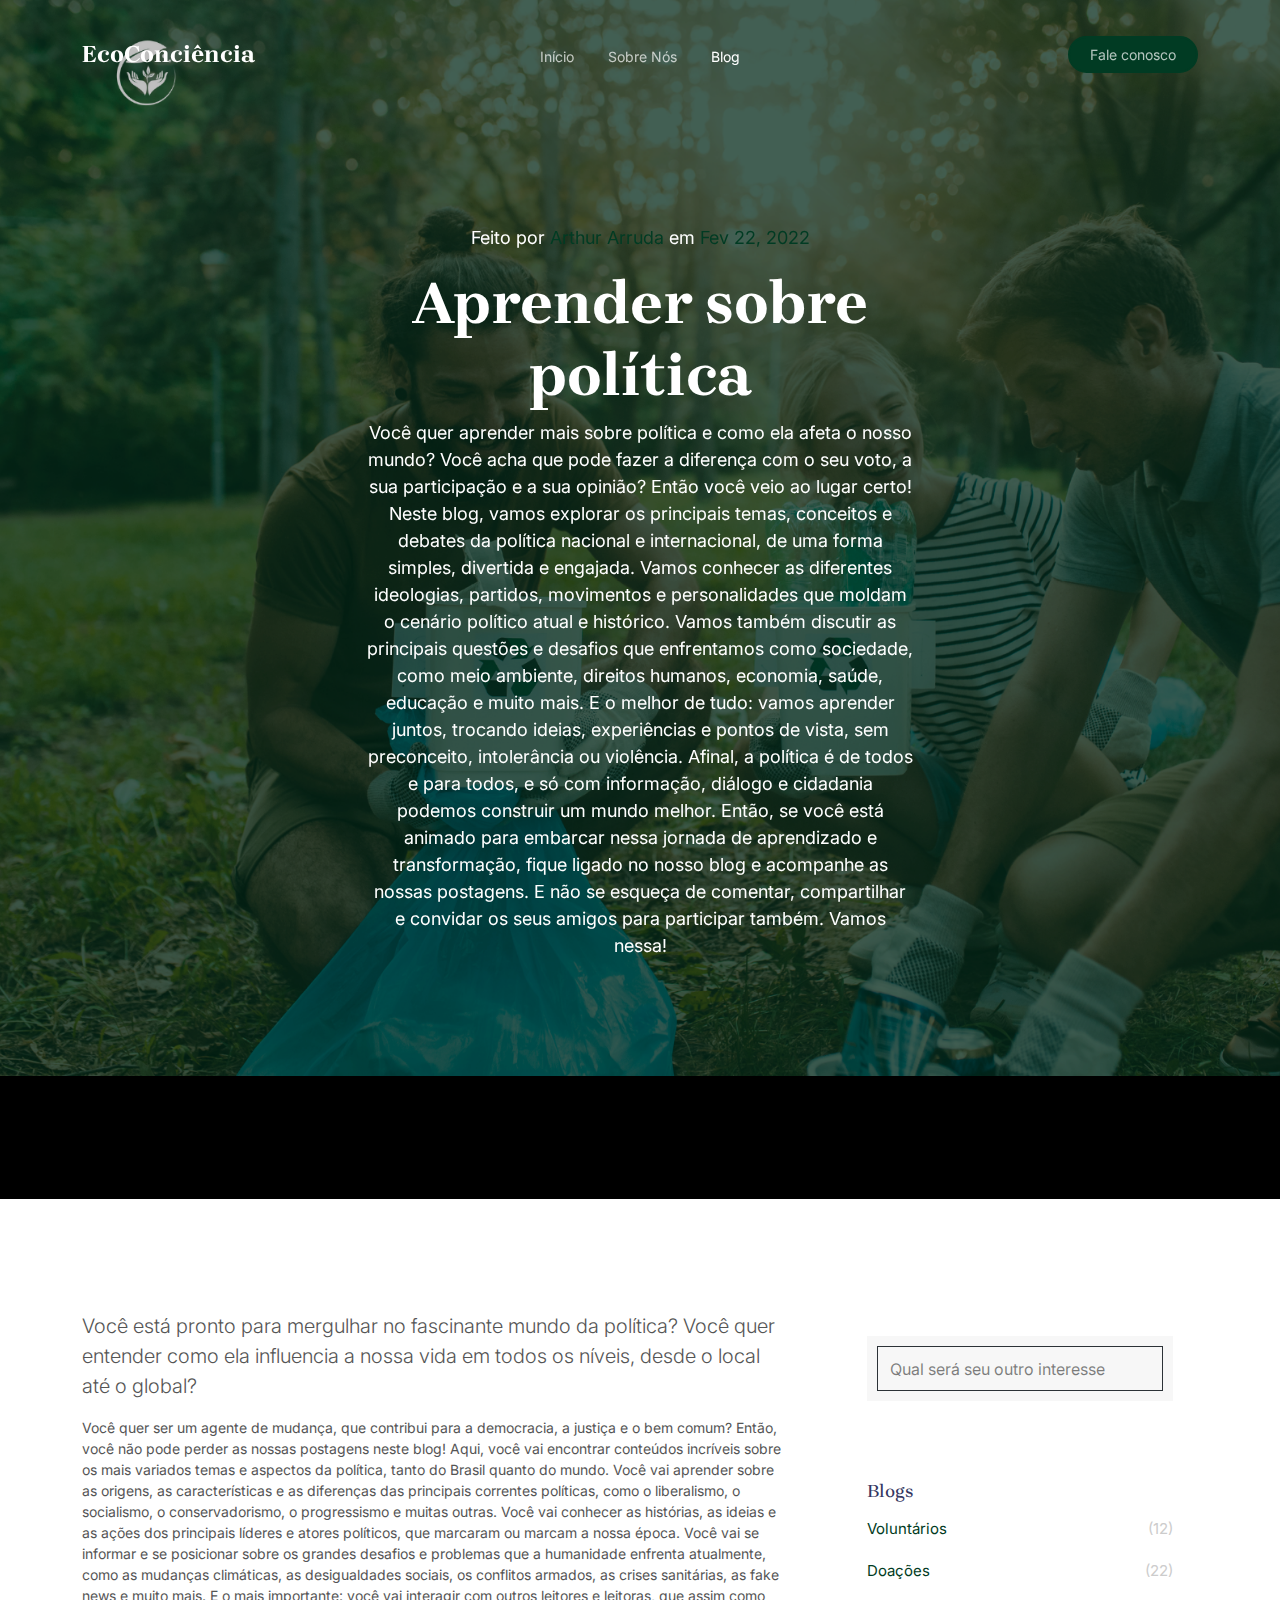
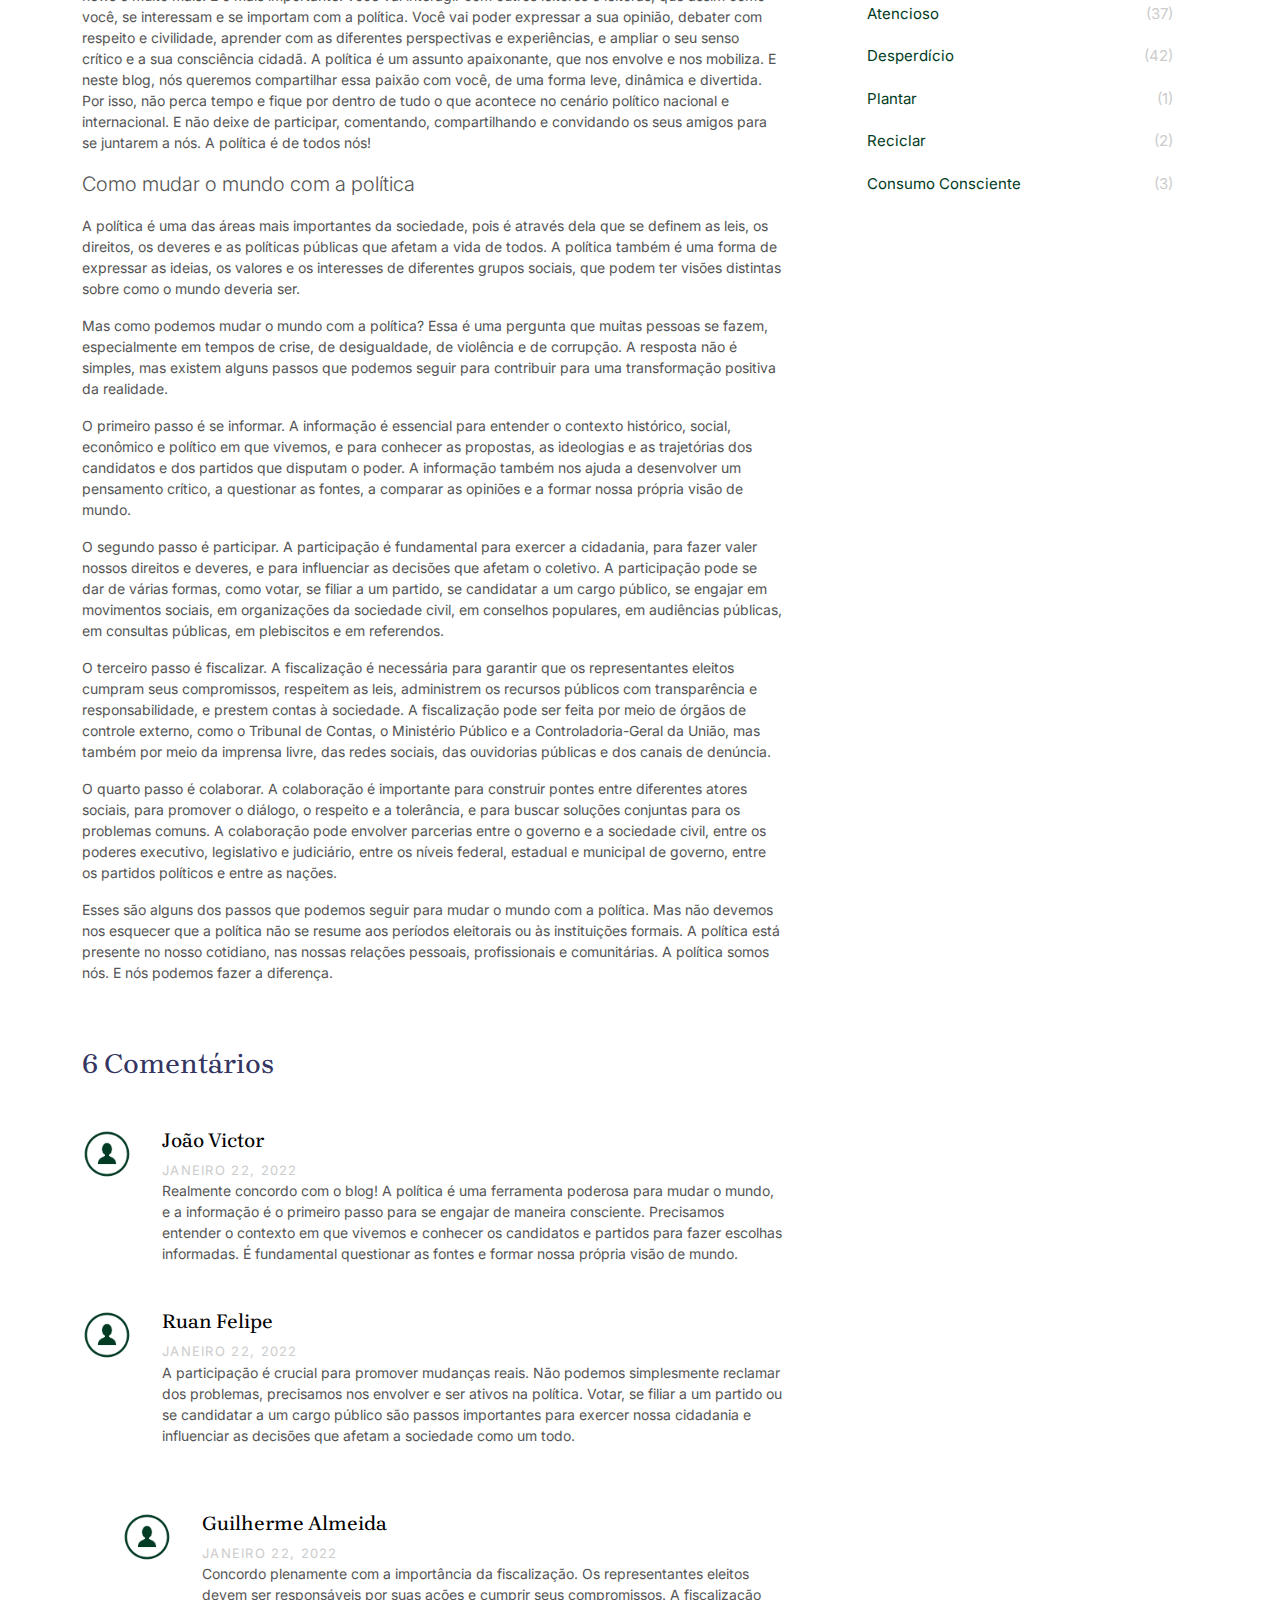
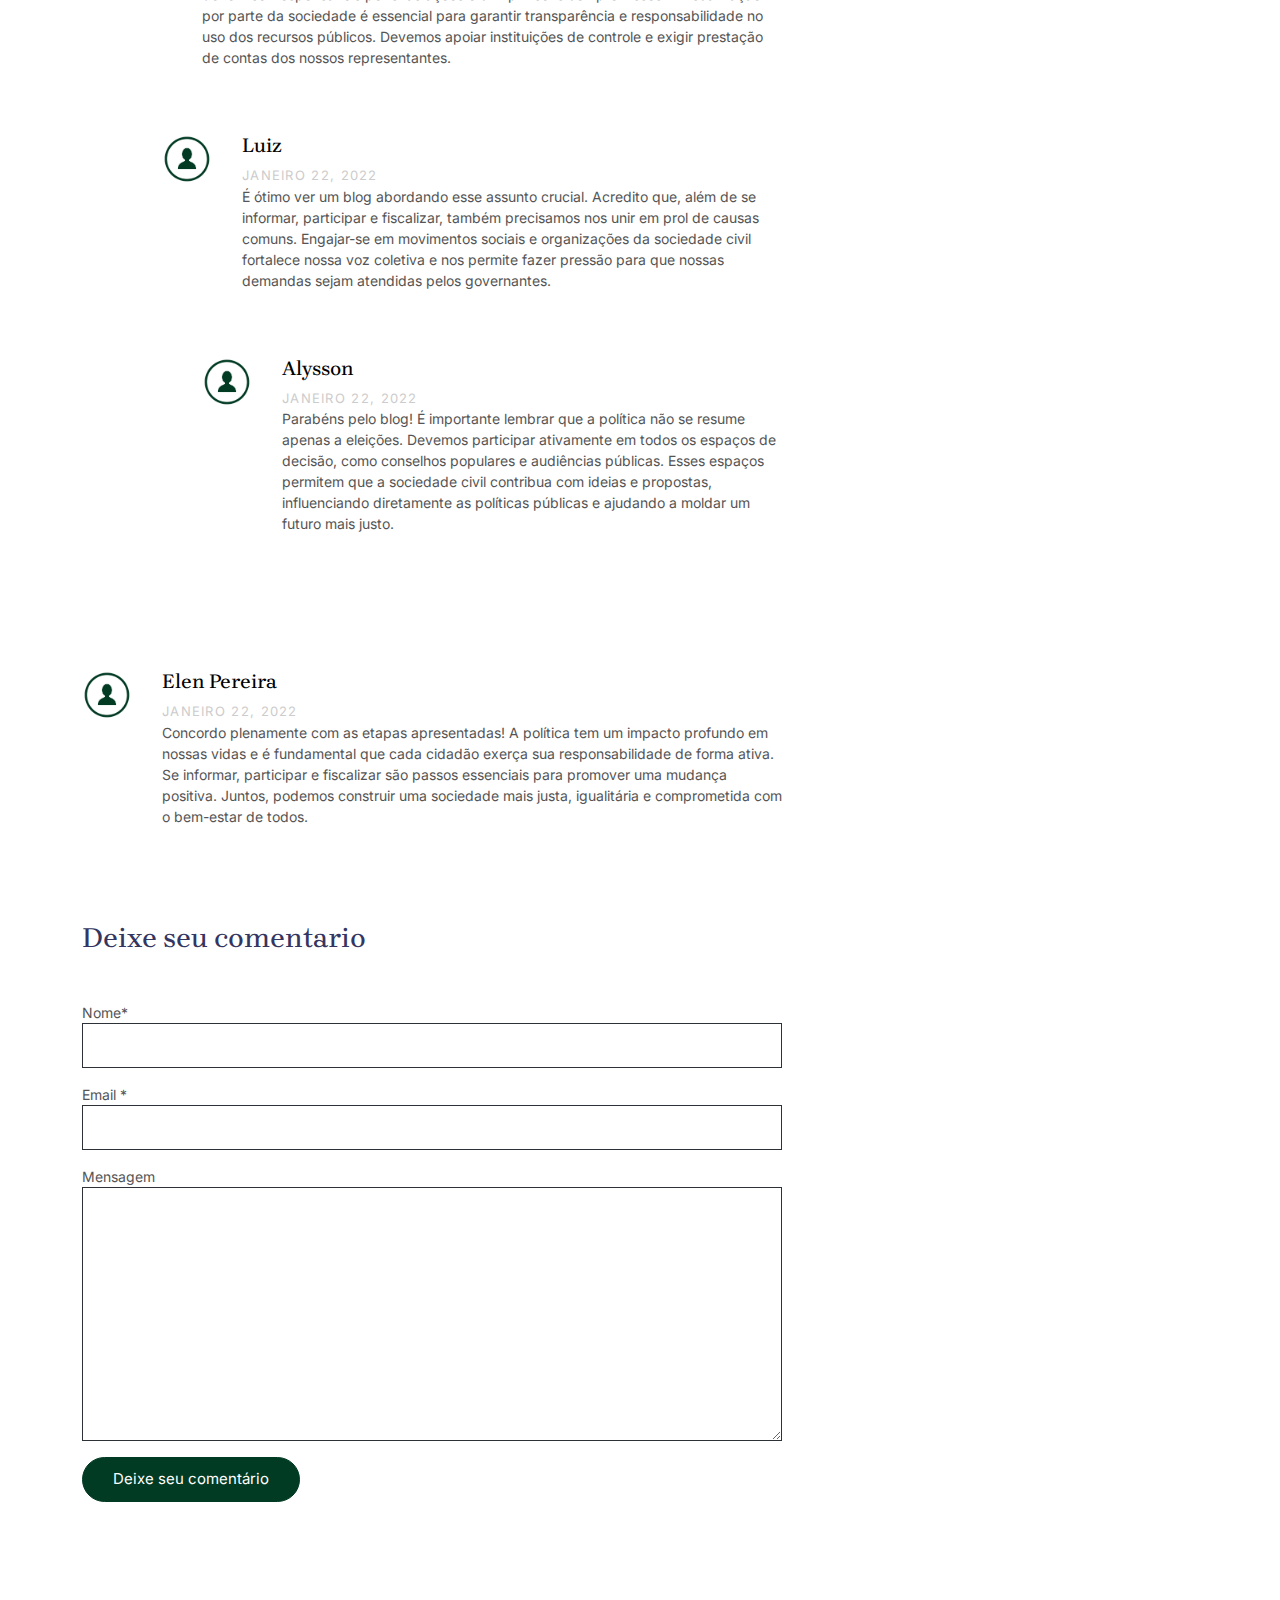
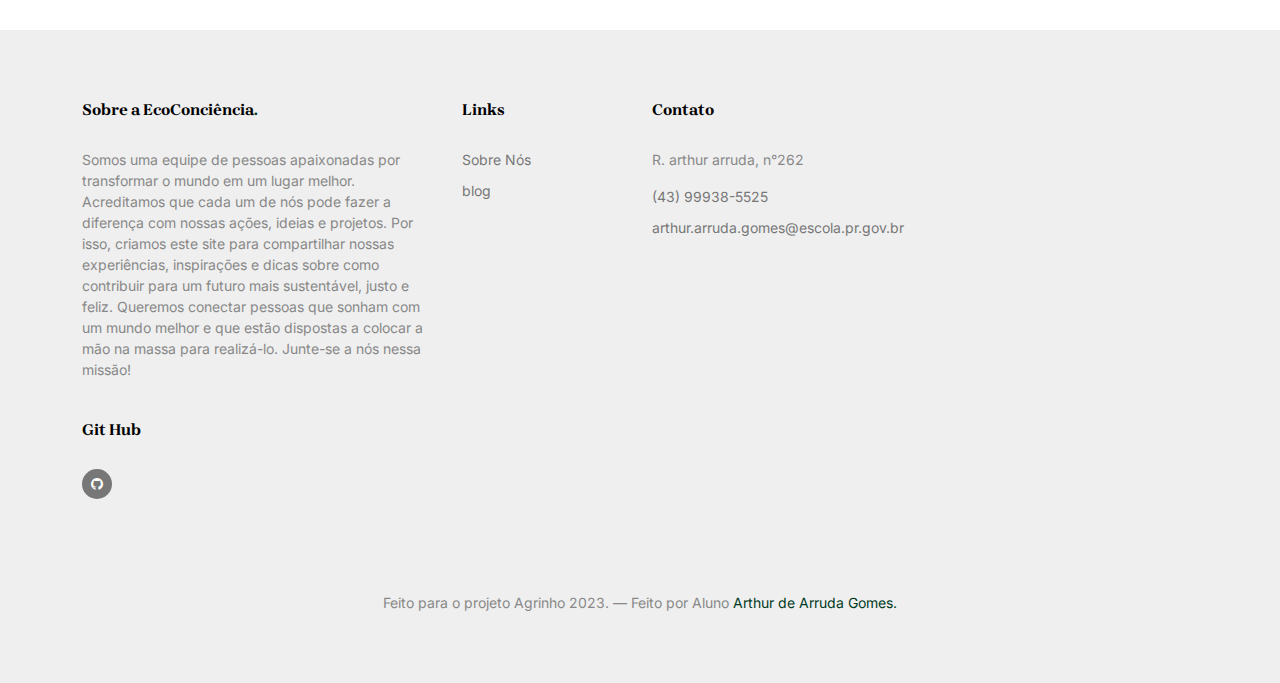
<file: politica_blog.html>
<!doctype html>
<html lang="pt-br">
<head>

	<meta charset="utf-8">
	<meta name="viewport" content="width=device-width, initial-scale=1">
	
	<link rel="shortcut icon" href="favicon.png">

	<meta name="description" content="" />
	<meta name="keywords" content="bootstrap, bootstrap5" />
	
	<link rel="preconnect" href="https://fonts.googleapis.com">
	<link rel="preconnect" href="https://fonts.gstatic.com" crossorigin>
	<link href="https://fonts.googleapis.com/css2?family=Brygada+1918:ital,wght@0,400;0,600;0,700;1,400&family=Inter:wght@400;700&display=swap" rel="stylesheet">

	<link rel="stylesheet" href="fonts/icomoon/style.css">
	<link rel="stylesheet" href="fonts/flaticon/font/flaticon.css">

	<link rel="stylesheet" href="css/tiny-slider.css">
	<link rel="stylesheet" href="css/aos.css">
	<link rel="stylesheet" href="css/flatpickr.min.css">
	<link rel="stylesheet" href="css/glightbox.min.css">
	<link rel="stylesheet" href="css/style.css">


	<title>EcoConciência - Política</title>
</head>
<body>

	<div class="site-mobile-menu site-navbar-target">
		<div class="site-mobile-menu-header">
			<div class="site-mobile-menu-close">
				<span class="icofont-close js-menu-toggle"></span>
			</div>
		</div>
		<div class="site-mobile-menu-body"></div>
	</div>

	<nav class="site-nav mt-3">
		<div class="container">

			<div class="site-navigation">
				<div class="row">
					<div class="col-6 col-lg-3">
						<a href="index.html" class="logo m-0 float-start">EcoConciência</a>
					</div>
					<div class="col-lg-6 d-none d-lg-inline-block text-center nav-center-wrap">
						<ul class="js-clone-nav  text-center site-menu p-0 m-0">
							<li><a href="index.html">Início</a></li>
							<li><a href="about.html">Sobre Nós</a></li> 
							<li class="active"><a href="blog.html">Blog</a></li>

						</ul>
					</div>
					<div class="col-6 col-lg-3 text-lg-end">
						<ul class="js-clone-nav d-none d-lg-inline-block text-end site-menu ">
							<li class="cta-button"><a href="contact.html">Fale conosco</a></li>
						</ul>

						<a href="#" class="burger ms-auto float-end site-menu-toggle js-menu-toggle d-inline-block d-lg-none light" data-toggle="collapse" data-target="#main-navbar">
							<span></span>
						</a>
					</div>
				</div>
			</div>
			
		</div>
	</nav>

	

	<div class="hero overlay">
		<div class="img-bg rellax">
			<img src="images/hero_2.jpg" alt="Image" class="img-fluid">
		</div>
		<div class="container">
			<div class="row align-items-center justify-content-start">
				<div class="col-lg-6 mx-auto text-center">
					<p>Feito por <a href="#">Arthur Arruda</a> em <a href="#">Fev 22, 2022</a></p>
					<h1 class="heading" data-aos="fade-up">Aprender sobre política</h1>
					<p data-aos="fade-up">Você quer aprender mais sobre política e como ela afeta o nosso mundo? Você acha que pode fazer a diferença com o seu voto, a sua participação e a sua opinião? Então você veio ao lugar certo! Neste blog, vamos explorar os principais temas, conceitos e debates da política nacional e internacional, de uma forma simples, divertida e engajada. Vamos conhecer as diferentes ideologias, partidos, movimentos e personalidades que moldam o cenário político atual e histórico. Vamos também discutir as principais questões e desafios que enfrentamos como sociedade, como meio ambiente, direitos humanos, economia, saúde, educação e muito mais. E o melhor de tudo: vamos aprender juntos, trocando ideias, experiências e pontos de vista, sem preconceito, intolerância ou violência. Afinal, a política é de todos e para todos, e só com informação, diálogo e cidadania podemos construir um mundo melhor. Então, se você está animado para embarcar nessa jornada de aprendizado e transformação, fique ligado no nosso blog e acompanhe as nossas postagens. E não se esqueça de comentar, compartilhar e convidar os seus amigos para participar também. Vamos nessa!
                    </p>
				</div>
			</div>
		</div>
	</div>


	<div class="section">
		<div class="container">
			<div class="row">
				<div class="col-md-8 blog-content pe-5">
					<p class="lead">Você está pronto para mergulhar no fascinante mundo da política? Você quer entender como ela influencia a nossa vida em todos os níveis, desde o local até o global? </p>

					<p>Você quer ser um agente de mudança, que contribui para a democracia, a justiça e o bem comum? Então, você não pode perder as nossas postagens neste blog! Aqui, você vai encontrar conteúdos incríveis sobre os mais variados temas e aspectos da política, tanto do Brasil quanto do mundo. Você vai aprender sobre as origens, as características e as diferenças das principais correntes políticas, como o liberalismo, o socialismo, o conservadorismo, o progressismo e muitas outras. Você vai conhecer as histórias, as ideias e as ações dos principais líderes e atores políticos, que marcaram ou marcam a nossa época. Você vai se informar e se posicionar sobre os grandes desafios e problemas que a humanidade enfrenta atualmente, como as mudanças climáticas, as desigualdades sociais, os conflitos armados, as crises sanitárias, as fake news e muito mais. E o mais importante: você vai interagir com outros leitores e leitoras, que assim como você, se interessam e se importam com a política. Você vai poder expressar a sua opinião, debater com respeito e civilidade, aprender com as diferentes perspectivas e experiências, e ampliar o seu senso crítico e a sua consciência cidadã. A política é um assunto apaixonante, que nos envolve e nos mobiliza. E neste blog, nós queremos compartilhar essa paixão com você, de uma forma leve, dinâmica e divertida. Por isso, não perca tempo e fique por dentro de tudo o que acontece no cenário político nacional e internacional. E não deixe de participar, comentando, compartilhando e convidando os seus amigos para se juntarem a nós. A política é de todos nós!</p>

					<p class="lead">Como mudar o mundo com a política</p>
					

					<blockquote><p>A política é uma das áreas mais importantes da sociedade, pois é através dela que se definem as leis, os direitos, os deveres e as políticas públicas que afetam a vida de todos. A política também é uma forma de expressar as ideias, os valores e os interesses de diferentes grupos sociais, que podem ter visões distintas sobre como o mundo deveria ser.
                    </p></blockquote>

					<p>Mas como podemos mudar o mundo com a política? Essa é uma pergunta que muitas pessoas se fazem, especialmente em tempos de crise, de desigualdade, de violência e de corrupção. A resposta não é simples, mas existem alguns passos que podemos seguir para contribuir para uma transformação positiva da realidade.</p>

					<p>O primeiro passo é se informar. A informação é essencial para entender o contexto histórico, social, econômico e político em que vivemos, e para conhecer as propostas, as ideologias e as trajetórias dos candidatos e dos partidos que disputam o poder. A informação também nos ajuda a desenvolver um pensamento crítico, a questionar as fontes, a comparar as opiniões e a formar nossa própria visão de mundo.</p>

					<p>O segundo passo é participar. A participação é fundamental para exercer a cidadania, para fazer valer nossos direitos e deveres, e para influenciar as decisões que afetam o coletivo. A participação pode se dar de várias formas, como votar, se filiar a um partido, se candidatar a um cargo público, se engajar em movimentos sociais, em organizações da sociedade civil, em conselhos populares, em audiências públicas, em consultas públicas, em plebiscitos e em referendos.</p>


					<blockquote><p>O terceiro passo é fiscalizar. A fiscalização é necessária para garantir que os representantes eleitos cumpram seus compromissos, respeitem as leis, administrem os recursos públicos com transparência e responsabilidade, e prestem contas à sociedade. A fiscalização pode ser feita por meio de órgãos de controle externo, como o Tribunal de Contas, o Ministério Público e a Controladoria-Geral da União, mas também por meio da imprensa livre, das redes sociais, das ouvidorias públicas e dos canais de denúncia.</p></blockquote>

					<p>O quarto passo é colaborar. A colaboração é importante para construir pontes entre diferentes atores sociais, para promover o diálogo, o respeito e a tolerância, e para buscar soluções conjuntas para os problemas comuns. A colaboração pode envolver parcerias entre o governo e a sociedade civil, entre os poderes executivo, legislativo e judiciário, entre os níveis federal, estadual e municipal de governo, entre os partidos políticos e entre as nações.</p>

					<p>Esses são alguns dos passos que podemos seguir para mudar o mundo com a política. Mas não devemos nos esquecer que a política não se resume aos períodos eleitorais ou às instituições formais. A política está presente no nosso cotidiano, nas nossas relações pessoais, profissionais e comunitárias. A política somos nós. E nós podemos fazer a diferença.</p>


					<div class="pt-5">
						<h3 class="mb-5">6 Comentários</h3>
						<ul class="comment-list">
							<li class="comment">
								<div class="vcard bio">
									<img src="images/pessoa 1.jpg" alt="minhas pesquisa">
								</div>
								<div class="comment-body">
									<h3>João Victor</h3>
									<div class="meta">Janeiro 22, 2022</div>
									<p>Realmente concordo com o blog! A política é uma ferramenta poderosa para mudar o mundo, e a informação é o primeiro passo para se engajar de maneira consciente. Precisamos entender o contexto em que vivemos e conhecer os candidatos e partidos para fazer escolhas informadas. É fundamental questionar as fontes e formar nossa própria visão de mundo.</p>
								</div>
							</li>

							<li class="comment">
								<div class="vcard bio">
									<img src="images/pessoa 2.jpg" alt="minhas pesquisa">
								</div>
								<div class="comment-body">
									<h3>Ruan Felipe</h3>
									<div class="meta">Janeiro 22, 2022</div>
									<p>A participação é crucial para promover mudanças reais. Não podemos simplesmente reclamar dos problemas, precisamos nos envolver e ser ativos na política. Votar, se filiar a um partido ou se candidatar a um cargo público são passos importantes para exercer nossa cidadania e influenciar as decisões que afetam a sociedade como um todo.</p>
	
								</div>

								<ul class="children">
									<li class="comment">
										<div class="vcard bio">
											<img src="images/pessoa 3.jpg" alt="minhas pesquisa">
										</div>
										<div class="comment-body">
											<h3>Guilherme Almeida</h3>
											<div class="meta">Janeiro 22, 2022</div>
											<p>Concordo plenamente com a importância da fiscalização. Os representantes eleitos devem ser responsáveis por suas ações e cumprir seus compromissos. A fiscalização por parte da sociedade é essencial para garantir transparência e responsabilidade no uso dos recursos públicos. Devemos apoiar instituições de controle e exigir prestação de contas dos nossos representantes.</p>
											
										</div>


										<ul class="children">
											<li class="comment">
												<div class="vcard bio">
													<img src="images/pessoa 4.jpg" alt="minhas pesquisa">
												</div>
												<div class="comment-body">
													<h3>Luiz</h3>
													<div class="meta">Janeiro 22, 2022</div>
													<p>É ótimo ver um blog abordando esse assunto crucial. Acredito que, além de se informar, participar e fiscalizar, também precisamos nos unir em prol de causas comuns. Engajar-se em movimentos sociais e organizações da sociedade civil fortalece nossa voz coletiva e nos permite fazer pressão para que nossas demandas sejam atendidas pelos governantes.</p>
													
												</div>

												<ul class="children">
													<li class="comment">
														<div class="vcard bio">
															<img src="images/pessoa 5.jpg" alt="minhas pesquisa">
														</div>
														<div class="comment-body">
															<h3>Alysson</h3>
															<div class="meta">Janeiro 22, 2022</div>
															<p>Parabéns pelo blog! É importante lembrar que a política não se resume apenas a eleições. Devemos participar ativamente em todos os espaços de decisão, como conselhos populares e audiências públicas. Esses espaços permitem que a sociedade civil contribua com ideias e propostas, influenciando diretamente as políticas públicas e ajudando a moldar um futuro mais justo.</p>
															
														</div>
													</li>
												</ul>
											</li>
										</ul>
									</li>
								</ul>
							</li>

							<li class="comment">
								<div class="vcard bio">
									<img src="images/pessoa 6.jpg" alt="minhas pesquisa">
								</div>
								<div class="comment-body">
									<h3>Elen Pereira</h3>
									<div class="meta">Janeiro 22, 2022</div>
									<p>Concordo plenamente com as etapas apresentadas! A política tem um impacto profundo em nossas vidas e é fundamental que cada cidadão exerça sua responsabilidade de forma ativa. Se informar, participar e fiscalizar são passos essenciais para promover uma mudança positiva. Juntos, podemos construir uma sociedade mais justa, igualitária e comprometida com o bem-estar de todos.</p>
									
								</div>
							</li>
						</ul>
						

						<div class="comment-form-wrap pt-5">
							<h3 class="mb-5">Deixe seu comentario</h3>
							<form action="#" class="">
								<div class="mb-3">
									<label for="name">Nome*</label>
									<input type="text" class="form-control" id="name">
								</div>
								<div class="mb-3">
									<label for="email">Email *</label>
									<input type="email" class="form-control" id="email">
								</div>

								<div class="mb-3">
									<label for="message">Mensagem</label>
									<textarea name="" id="message" cols="30" rows="10" class="form-control"></textarea>
								</div>
								<div class="mb-3">
									<input type="submit" value="Deixe seu comentário" class="btn btn-primary btn-md text-white">
								</div>

							</form>
						</div>
					</div>

				</div>
				<div class="col-md-4 sidebar">
					<div class="sidebar-box">
						<form action="#" class="search-form">
							<div class="form-group">
								<span class="icon fa fa-search"></span>
								<input type="text" class="form-control" placeholder="Qual será seu outro interesse">
							</div>
						</form>
					</div>
					<div class="sidebar-box">
						<div class="categories">
							<h3>Blogs</h3>
							<li><a href="voluntarios_blog.html">Voluntários <span>(12)</span></a></li>
							<li><a href="doação_blog.html">Doações <span>(22)</span></a></li>
							<li><a href="atencioso_blog.html">Atencioso <span>(37)</span></a></li>
							<li><a href="desperdicio_blog.html">Desperdício <span>(42)</span></a></li>
							<li><a href="plantar_blog.html">Plantar <span>(1)</span></a></li>
							<li><a href="lixo_blog.html">Reciclar <span>(2)</span></a></li>
							<li><a href="consiente_blog.html">Consumo Consciente <span>(3)</span></a></li>
						</div>
					</div>
				</div>
			</div>
		</div>
	</div>

	<div class="site-footer">
		<div class="container">

			<div class="row">
				<div class="col-lg-4">
					<div class="widget">
						<h3>Sobre a EcoConciência<span class="text-primary">.</span> </h3>
						<p>Somos uma equipe de pessoas apaixonadas por transformar o mundo em um lugar melhor. Acreditamos que cada um de nós pode fazer a diferença com nossas ações, ideias e projetos. Por isso, criamos este site para compartilhar nossas experiências, inspirações e dicas sobre como contribuir para um futuro mais sustentável, justo e feliz. Queremos conectar pessoas que sonham com um mundo melhor e que estão dispostas a colocar a mão na massa para realizá-lo. Junte-se a nós nessa missão!</p>
					</div> 
					<div class="widget">
						<h3>Git Hub</h3>
						<ul class="list-unstyled social">
							<li><a href="https://github.com/241122222"><span class="icon-github"></span></a></li>
						</ul>
					</div> 
				</div> 

				<div class="col-lg-2 ml-auto">
					<div class="widget">
						<h3>Links</h3>
						<ul class="list-unstyled float-left links">
							<li><a href="sobre.html">Sobre Nós</a></li>
							<li><a href="blog.html">blog</a></li>
						</ul>
					</div> 
				</div> 

				<div class="col-lg-3">
					<div class="widget">
						<h3>Contato</h3>
						<address>R. arthur arruda,        n°262</address>
						<ul class="list-unstyled links mb-4">
							<li><a href="">(43) 99938-5525</a></li>
							<li><a href="">arthur.arruda.gomes@escola.pr.gov.br</a></li>
						</ul>
					</div> 
				</div> 

			</div> 

			<div class="row mt-5">
				<div class="col-12 text-center">
					<p class="mb-0"></script> Feito para o projeto Agrinho 2023. &mdash; Feito por Aluno <a href="https://github.com/241122222"> Arthur de Arruda Gomes.</a></p>
				</div>
			</div> 
		</div> 


		<script src="js/bootstrap.bundle.min.js"></script>
		<script src="js/tiny-slider.js"></script>
		<script src="js/aos.js"></script>
		<script src="js/navbar.js"></script>
		<script src="js/counter.js"></script>
		<script src="js/rellax.js"></script>
		<script src="js/flatpickr.js"></script>
		<script src="js/glightbox.min.js"></script>
		<script src="js/custom.js"></script>
	</body>
	</html>
</file>
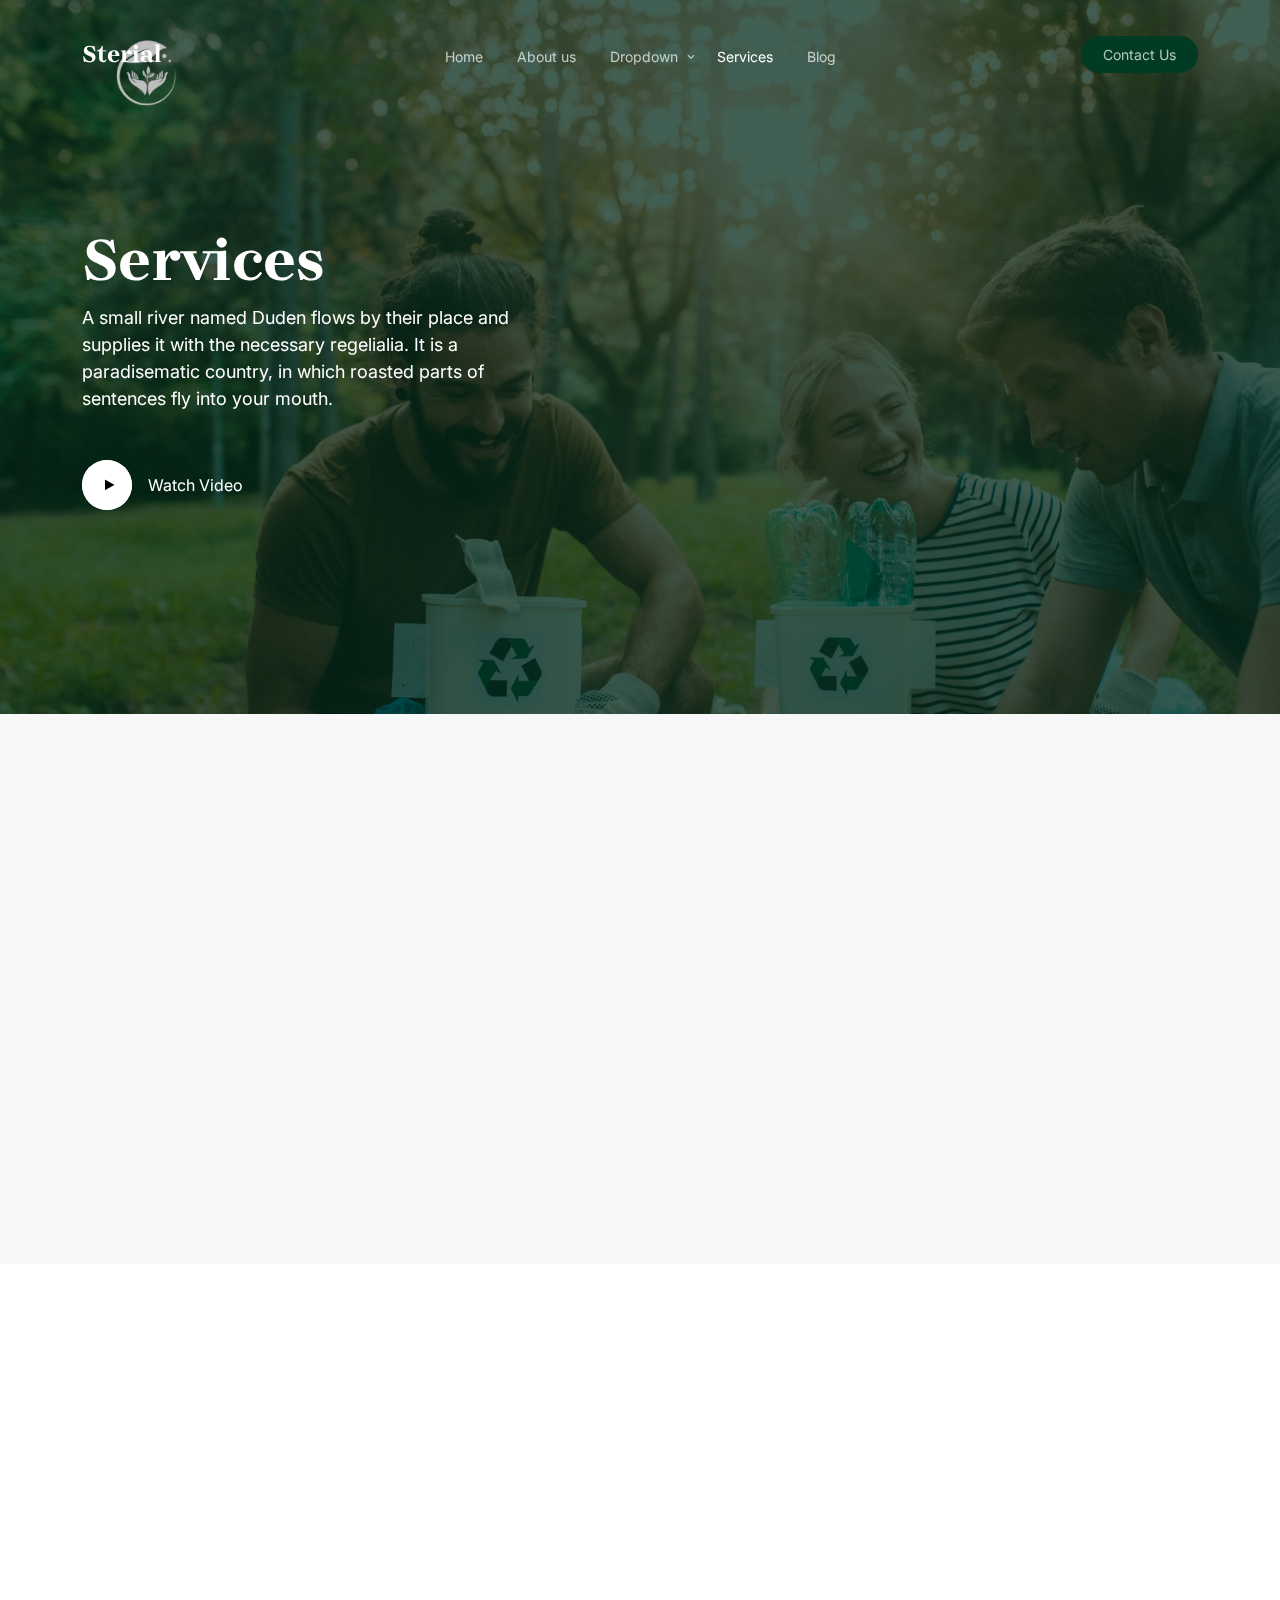
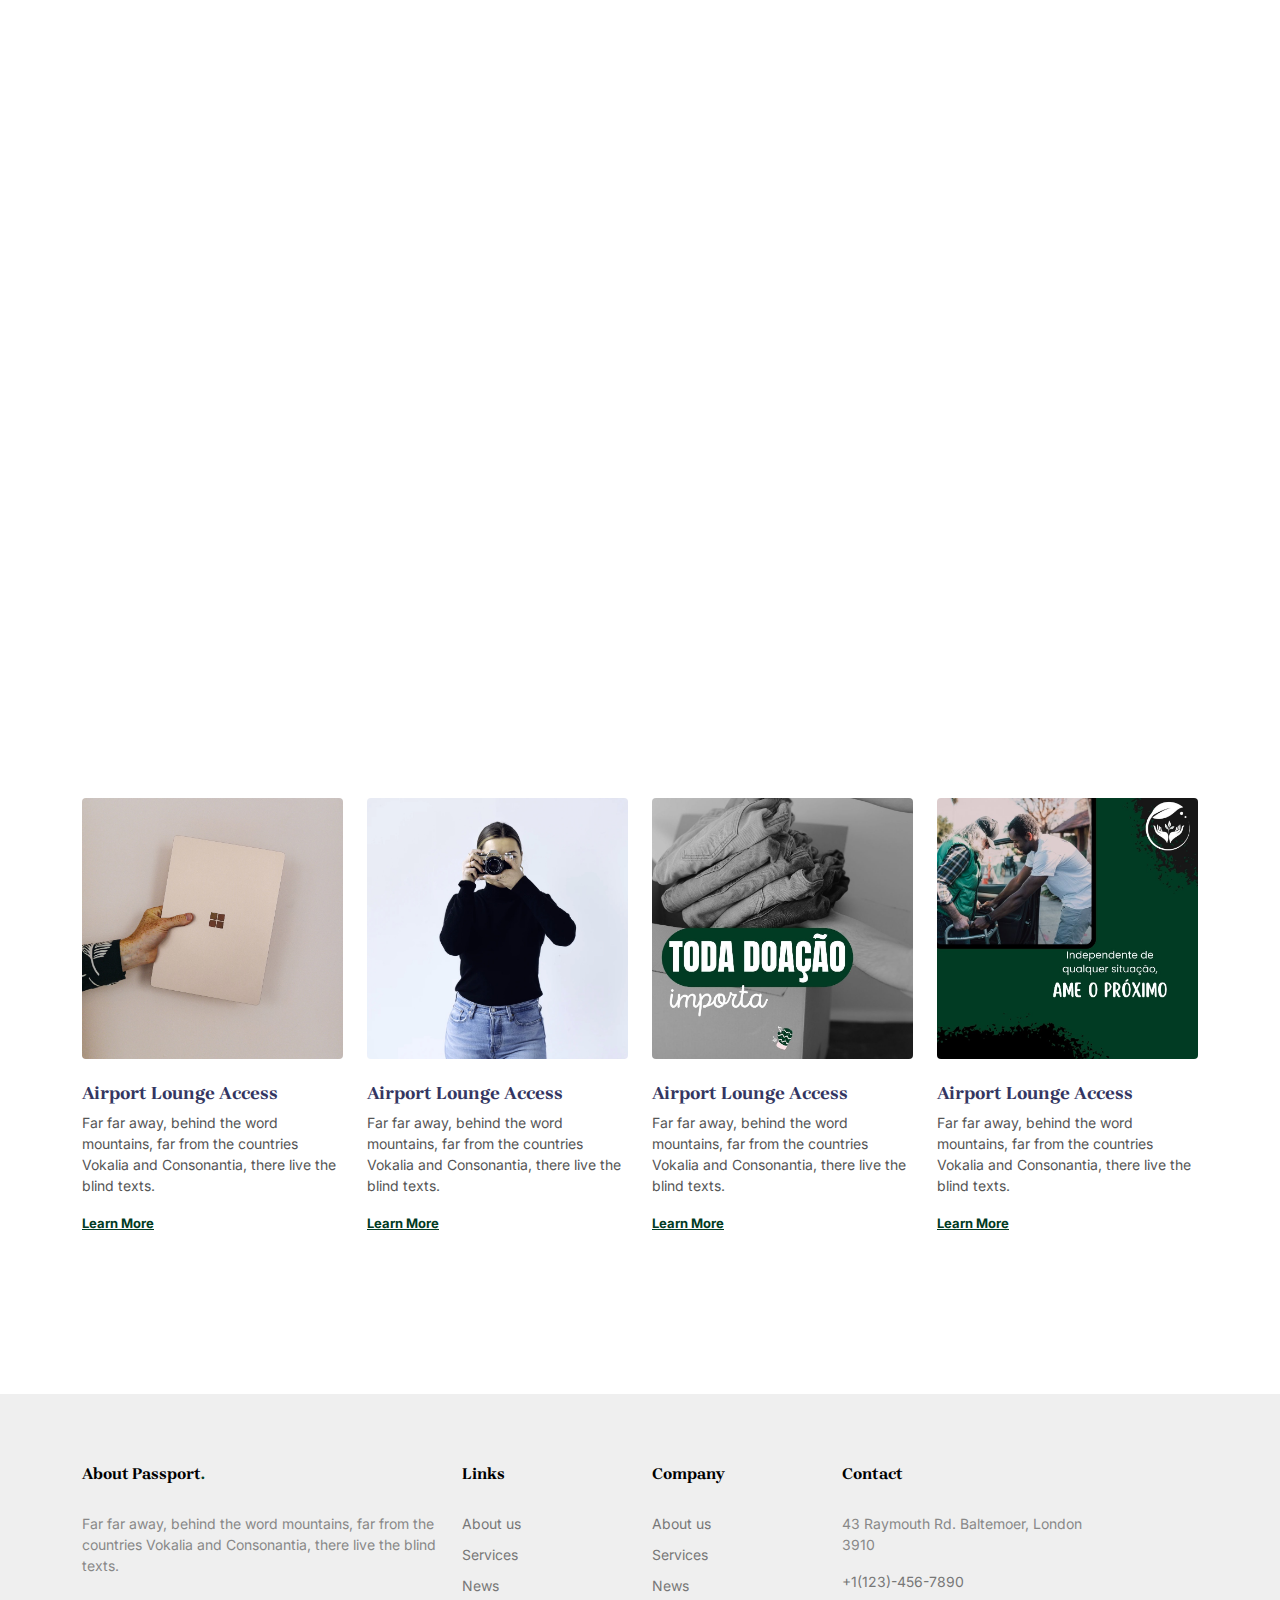
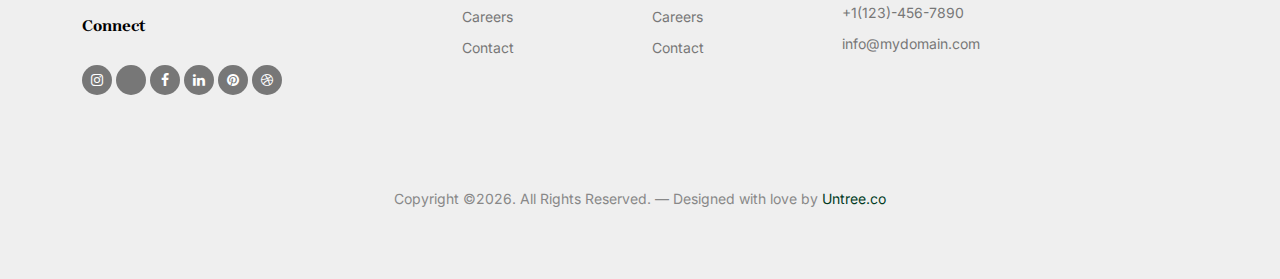
<file: services.html>
<!-- /*
* Template Name: Sterial
* Template Author: Untree.co
* Tempalte URI: https://untree.co/
* License: https://creativecommons.org/licenses/by/3.0/
*/ -->
<!doctype html>
<html lang="en">
<head>
	<!-- Required meta tags -->
	<meta charset="utf-8">
	<meta name="viewport" content="width=device-width, initial-scale=1">
	
	<meta name="author" content="Untree.co">
	<link rel="shortcut icon" href="favicon.png">

	<meta name="description" content="" />
	<meta name="keywords" content="bootstrap, bootstrap5" />
	
	<link rel="preconnect" href="https://fonts.googleapis.com">
	<link rel="preconnect" href="https://fonts.gstatic.com" crossorigin>
	<link href="https://fonts.googleapis.com/css2?family=Brygada+1918:ital,wght@0,400;0,600;0,700;1,400&family=Inter:wght@400;700&display=swap" rel="stylesheet">

	<link rel="stylesheet" href="fonts/icomoon/style.css">
	<link rel="stylesheet" href="fonts/flaticon/font/flaticon.css">

	<link rel="stylesheet" href="css/tiny-slider.css">
	<link rel="stylesheet" href="css/aos.css">
	<link rel="stylesheet" href="css/flatpickr.min.css">
	<link rel="stylesheet" href="css/glightbox.min.css">
	<link rel="stylesheet" href="css/style.css">


	<title>Sterial &mdash; Free Bootstrap 5 Website Template by Untree.co </title>
</head>
<body>

	<div class="site-mobile-menu site-navbar-target">
		<div class="site-mobile-menu-header">
			<div class="site-mobile-menu-close">
				<span class="icofont-close js-menu-toggle"></span>
			</div>
		</div>
		<div class="site-mobile-menu-body"></div>
	</div>

	<nav class="site-nav mt-3">
		<div class="container">

			<div class="site-navigation">
				<div class="row">
					<div class="col-6 col-lg-3">
						<a href="index.html" class="logo m-0 float-start">Sterial</a>
					</div>
					<div class="col-lg-6 d-none d-lg-inline-block text-center nav-center-wrap">
						<ul class="js-clone-nav  text-center site-menu p-0 m-0">
							<li><a href="index.html">Home</a></li>
							<li><a href="about.html">About us</a></li>
							<li class="has-children">
								<a href="#">Dropdown</a>
								<ul class="dropdown">
									<li><a href="#">Menu One</a></li>
									<li class="has-children">
										<a href="#">Menu Two</a>
										<ul class="dropdown">
											<li><a href="#">Sub Menu One</a></li>
											<li><a href="#">Sub Menu Two</a></li>
											<li><a href="#">Sub Menu Three</a></li>
										</ul>
									</li>
									<li><a href="#">Menu Three</a></li>
								</ul>
							</li>
							<li class="active"><a href="services.html">Services</a></li>
							<li><a href="blog.html">Blog</a></li>

						</ul>
					</div>
					<div class="col-6 col-lg-3 text-lg-end">
						<ul class="js-clone-nav d-none d-lg-inline-block text-end site-menu ">
							<li class="cta-button"><a href="contact.html">Contact Us</a></li>
						</ul>

						<a href="#" class="burger ms-auto float-end site-menu-toggle js-menu-toggle d-inline-block d-lg-none light" data-toggle="collapse" data-target="#main-navbar">
							<span></span>
						</a>
					</div>
				</div>
			</div>
			
		</div>
	</nav>

	

	<div class="hero overlay">

		<div class="img-bg rellax">
			<img src="images/hero_2.jpg" alt="Image" class="img-fluid">
		</div>
		<div class="container">
			<div class="row align-items-center justify-content-start">
				<div class="col-lg-5">

					<h1 class="heading" data-aos="fade-up">Services</h1>
					<p class="mb-5" data-aos="fade-up">A small river named Duden flows by their place and supplies it with the necessary regelialia. It is a paradisematic country, in which roasted parts of sentences fly into your mouth.</p>

					<div data-aos="fade-up">
						<a href="https://www.youtube.com/watch?v=5n-e6lOhVq0" class="play-button align-items-center d-flex glightbox3" >
							<span class="icon-button me-3">
								<span class="icon-play"></span>
							</span>
							<span class="caption">Watch Video</span>
						</a>
					</div>
				</div>
			</div>
		</div>

		
	</div>



	<div class="section service-section-1">
		<div class="container">
			<div class="row">

				<div class="col-lg-3 mb-4 mb-lg-0">
					<div class="heading-content" data-aos="fade-up">
						<h2>Featured <span class="d-block">Servicwes</span></h2>
						<p>Far far away, behind the word mountains, far from the countries Vokalia and Consonantia, there live the blind texts.</p>
						<p class="my-4" data-aos="fade-up" data-aos-delay="300"><a href="#" class="btn btn-primary">View All</a></p>
					</div>
				</div>
				<div class="col-lg-9">
					<div class="row">
						<div class="col-6 col-md-6 col-lg-3 mb-4 mb-lg-0" data-aos="fade-up"  data-aos-delay="100">
							<div class="service-1">
								<span class="icon">
									<img src="images/svg/01.svg" alt="Image" class="img-fluid">
								</span>
								<div>
									<h3>Tourism</h3>
									<p>Far far away, behind the word mountains, far from the countries Vokalia and Consonantia, there live the blind texts.</p>
								</div>
							</div>
						</div>
						<div class="col-6 col-md-6 col-lg-3 mb-4 mb-lg-0" data-aos="fade-up"  data-aos-delay="200">
							<div class="service-1">
								<span class="icon">
									<img src="images/svg/02.svg" alt="Image" class="img-fluid">
								</span>
								<div>
									<h3>Package Tours</h3>
									<p>Far far away, behind the word mountains, far from the countries Vokalia and Consonantia, there live the blind texts.</p>
								</div>
							</div>
						</div>
						<div class="col-6 col-md-6 col-lg-3 mb-4 mb-lg-0" data-aos="fade-up"  data-aos-delay="300">
							<div class="service-1">
								<span class="icon">
									<img src="images/svg/03.svg" alt="Image" class="img-fluid">
								</span>
								<div>
									<h3>Travel Insurance</h3>
									<p>Far far away, behind the word mountains, far from the countries Vokalia and Consonantia, there live the blind texts.</p>
								</div>
							</div>
						</div>
						<div class="col-6 col-md-6 col-lg-3 mb-4 mb-lg-0" data-aos="fade-up"  data-aos-delay="400">
							<div class="service-1">
								<span class="icon">
									<img src="images/svg/04.svg" alt="Image" class="img-fluid">
								</span>
								<div>
									<h3>Airport Lounge Access</h3>
									<p>Far far away, behind the word mountains, far from the countries Vokalia and Consonantia, there live the blind texts.</p>
								</div>
							</div>
						</div>
					</div>
				</div>

			</div>
		</div>
	</div>


	<div class="section">
		<div class="container">
			<div class="row">

				<div class="col-lg-3 mb-4 mb-lg-0">
					<div class="heading-content" data-aos="fade-up">
						<h2>Featured <span class="d-block">Servicwes</span></h2>
						<p>Far far away, behind the word mountains, far from the countries Vokalia and Consonantia, there live the blind texts.</p>
						<p class="my-4" data-aos="fade-up" data-aos-delay="300"><a href="#" class="btn btn-primary">View All</a></p>
					</div>
				</div>
				<div class="col-lg-9">
					<div class="row">
						<div class="col-6 col-md-6 col-lg-3 mb-4 mb-lg-0 text-center" data-aos="fade-up"  data-aos-delay="100">
							<div class="service-1 left-0 mb-5">
								<span class="icon">
									<img src="images/svg/01.svg" alt="Image" class="img-fluid">
								</span>
								<div>
									<h3>Tourism</h3>
									<p>Far far away, behind the word mountains, far from the countries Vokalia and Consonantia, there live the blind texts.</p>
								</div>
							</div>
						</div>
						<div class="col-6 col-md-6 col-lg-3 mb-4 mb-lg-0 text-center" data-aos="fade-up"  data-aos-delay="200">
							<div class="service-1 left-0 mb-5">
								<span class="icon">
									<img src="images/svg/02.svg" alt="Image" class="img-fluid">
								</span>
								<div>
									<h3>Package Tours</h3>
									<p>Far far away, behind the word mountains, far from the countries Vokalia and Consonantia, there live the blind texts.</p>
								</div>
							</div>
						</div>
						<div class="col-6 col-md-6 col-lg-3 mb-4 mb-lg-0 text-center" data-aos="fade-up"  data-aos-delay="300">
							<div class="service-1 left-0 mb-5">
								<span class="icon">
									<img src="images/svg/03.svg" alt="Image" class="img-fluid">
								</span>
								<div>
									<h3>Travel Insurance</h3>
									<p>Far far away, behind the word mountains, far from the countries Vokalia and Consonantia, there live the blind texts.</p>
								</div>
							</div>
						</div>
						<div class="col-6 col-md-6 col-lg-3 mb-4 mb-lg-0 text-center" data-aos="fade-up"  data-aos-delay="400">
							<div class="service-1 left-0 mb-5">
								<span class="icon">
									<img src="images/svg/04.svg" alt="Image" class="img-fluid">
								</span>
								<div>
									<h3>Airport Lounge Access</h3>
									<p>Far far away, behind the word mountains, far from the countries Vokalia and Consonantia, there live the blind texts.</p>
								</div>
							</div>
						</div>
					</div>

					<div class="row">
						<div class="col-6 col-md-6 col-lg-3 mb-4 mb-lg-0 text-center" data-aos="fade-up"  data-aos-delay="100">
							<div class="service-1 left-0 mb-5">
								<span class="icon">
									<img src="images/svg/01.svg" alt="Image" class="img-fluid">
								</span>
								<div>
									<h3>Tourism</h3>
									<p>Far far away, behind the word mountains, far from the countries Vokalia and Consonantia, there live the blind texts.</p>
								</div>
							</div>
						</div>
						<div class="col-6 col-md-6 col-lg-3 mb-4 mb-lg-0 text-center" data-aos="fade-up"  data-aos-delay="200">
							<div class="service-1 left-0 mb-5">
								<span class="icon">
									<img src="images/svg/02.svg" alt="Image" class="img-fluid">
								</span>
								<div>
									<h3>Package Tours</h3>
									<p>Far far away, behind the word mountains, far from the countries Vokalia and Consonantia, there live the blind texts.</p>
								</div>
							</div>
						</div>
						<div class="col-6 col-md-6 col-lg-3 mb-4 mb-lg-0 text-center" data-aos="fade-up"  data-aos-delay="300">
							<div class="service-1 left-0 mb-5">
								<span class="icon">
									<img src="images/svg/03.svg" alt="Image" class="img-fluid">
								</span>
								<div>
									<h3>Travel Insurance</h3>
									<p>Far far away, behind the word mountains, far from the countries Vokalia and Consonantia, there live the blind texts.</p>
								</div>
							</div>
						</div>
						<div class="col-6 col-md-6 col-lg-3 mb-4 mb-lg-0 text-center" data-aos="fade-up"  data-aos-delay="400">
							<div class="service-1 left-0 mb-5">
								<span class="icon">
									<img src="images/svg/04.svg" alt="Image" class="img-fluid">
								</span>
								<div>
									<h3>Airport Lounge Access</h3>
									<p>Far far away, behind the word mountains, far from the countries Vokalia and Consonantia, there live the blind texts.</p>
								</div>
							</div>
						</div>
					</div>

				</div>

			</div>
		</div>
	</div>


	<div class="section">
		<div class="container">
			<div class="row mb-5">
				<div class="col-lg-6 mx-auto text-center">
					<div class="heading-content" data-aos="fade-up">
						<h2>Featured Servicwes</h2>
						<p>Far far away, behind the word mountains, far from the countries Vokalia and Consonantia, there live the blind texts.</p>
						<p class="my-4" data-aos="fade-up" data-aos-delay="300"><a href="#" class="btn btn-primary">View All</a></p>
					</div>
				</div>
			</div>
			<div class="row">
				<div class="col-lg-3">
					<div class="service-2 left-0 mb-5">
						<img src="images/gal_5.jpg" alt="Image" class="img-fluid mb-4 rounded">
						<div>
							<h3>Airport Lounge Access</h3>
							<p>Far far away, behind the word mountains, far from the countries Vokalia and Consonantia, there live the blind texts.</p>
							<p><a href="#" class="more">Learn More</a></p>
						</div>
					</div>
				</div>
				<div class="col-lg-3">
					<div class="service-2 left-0 mb-5">
						<img src="images/gal_6.jpg" alt="Image" class="img-fluid mb-4 rounded">
						<div>
							<h3>Airport Lounge Access</h3>
							<p>Far far away, behind the word mountains, far from the countries Vokalia and Consonantia, there live the blind texts.</p>
							<p><a href="#" class="more">Learn More</a></p>
						</div>
					</div>
				</div>
				<div class="col-lg-3">
					<div class="service-2 left-0 mb-5">
						<img src="images/gal_3.jpg" alt="Image" class="img-fluid mb-4 rounded">
						<div>
							<h3>Airport Lounge Access</h3>
							<p>Far far away, behind the word mountains, far from the countries Vokalia and Consonantia, there live the blind texts.</p>
							<p><a href="#" class="more">Learn More</a></p>
						</div>
					</div>
				</div>
				<div class="col-lg-3">
					<div class="service-2 left-0 mb-5">
						<img src="images/gal_4.jpg" alt="Image" class="img-fluid mb-4 rounded">
						<div>
							<h3>Airport Lounge Access</h3>
							<p>Far far away, behind the word mountains, far from the countries Vokalia and Consonantia, there live the blind texts.</p>
							<p><a href="#" class="more">Learn More</a></p>
						</div>
					</div>
				</div>
			</div>
		</div>
	</div>


	

	<div class="site-footer">
		<div class="container">

			<div class="row">
				<div class="col-lg-4">
					<div class="widget">
						<h3>About Passport<span class="text-primary">.</span> </h3>
						<p>Far far away, behind the word mountains, far from the countries Vokalia and Consonantia, there live the blind texts.</p>
					</div> <!-- /.widget -->
					<div class="widget">
						<h3>Connect</h3>
						<ul class="list-unstyled social">
							<li><a href="#"><span class="icon-instagram"></span></a></li>
							<li><a href="#"><span class="icon-twitter"></span></a></li>
							<li><a href="#"><span class="icon-facebook"></span></a></li>
							<li><a href="#"><span class="icon-linkedin"></span></a></li>
							<li><a href="#"><span class="icon-pinterest"></span></a></li>
							<li><a href="#"><span class="icon-dribbble"></span></a></li>
						</ul>
					</div> <!-- /.widget -->
				</div> <!-- /.col-lg-3 -->

				<div class="col-lg-2 ml-auto">
					<div class="widget">
						<h3>Links</h3>
						<ul class="list-unstyled float-left links">
							<li><a href="#">About us</a></li>
							<li><a href="#">Services</a></li>
							<li><a href="#">News</a></li>
							<li><a href="#">Careers</a></li>
							<li><a href="#">Contact</a></li>
						</ul>
					</div> <!-- /.widget -->
				</div> <!-- /.col-lg-3 -->

				<div class="col-lg-2">
					<div class="widget">
						<h3>Company</h3>
						<ul class="list-unstyled float-left links">
							<li><a href="#">About us</a></li>
							<li><a href="#">Services</a></li>
							<li><a href="#">News</a></li>
							<li><a href="#">Careers</a></li>
							<li><a href="#">Contact</a></li>
						</ul>
					</div> <!-- /.widget -->
				</div> <!-- /.col-lg-3 -->


				<div class="col-lg-3">
					<div class="widget">
						<h3>Contact</h3>
						<address>43 Raymouth Rd. Baltemoer, London 3910</address>
						<ul class="list-unstyled links mb-4">
							<li><a href="tel://11234567890">+1(123)-456-7890</a></li>
							<li><a href="tel://11234567890">+1(123)-456-7890</a></li>
							<li><a href="mailto:info@mydomain.com">info@mydomain.com</a></li>
						</ul>
					</div> <!-- /.widget -->
				</div> <!-- /.col-lg-3 -->

			</div> <!-- /.row -->

			<div class="row mt-5">
				<div class="col-12 text-center">
					<p class="mb-0">Copyright &copy;<script>document.write(new Date().getFullYear());</script>. All Rights Reserved. &mdash; Designed with love by <a href="https://untree.co">Untree.co</a> <!-- License information: https://untree.co/license/ -->
					</p>
				</div>
			</div> <!-- /.container -->
		</div> <!-- /.site-footer -->

		<!-- Preloader -->
		<div id="overlayer"></div>
		<div class="loader">
			<div class="spinner-border text-primary" role="status">
				<span class="visually-hidden">Loading...</span>
			</div>
		</div>


		<script src="js/bootstrap.bundle.min.js"></script>
		<script src="js/tiny-slider.js"></script>
		<script src="js/aos.js"></script>
		<script src="js/navbar.js"></script>
		<script src="js/counter.js"></script>
		<script src="js/rellax.js"></script>
		<script src="js/flatpickr.js"></script>
		<script src="js/glightbox.min.js"></script>
		<script src="js/custom.js"></script>
	</body>
	</html>
</file>
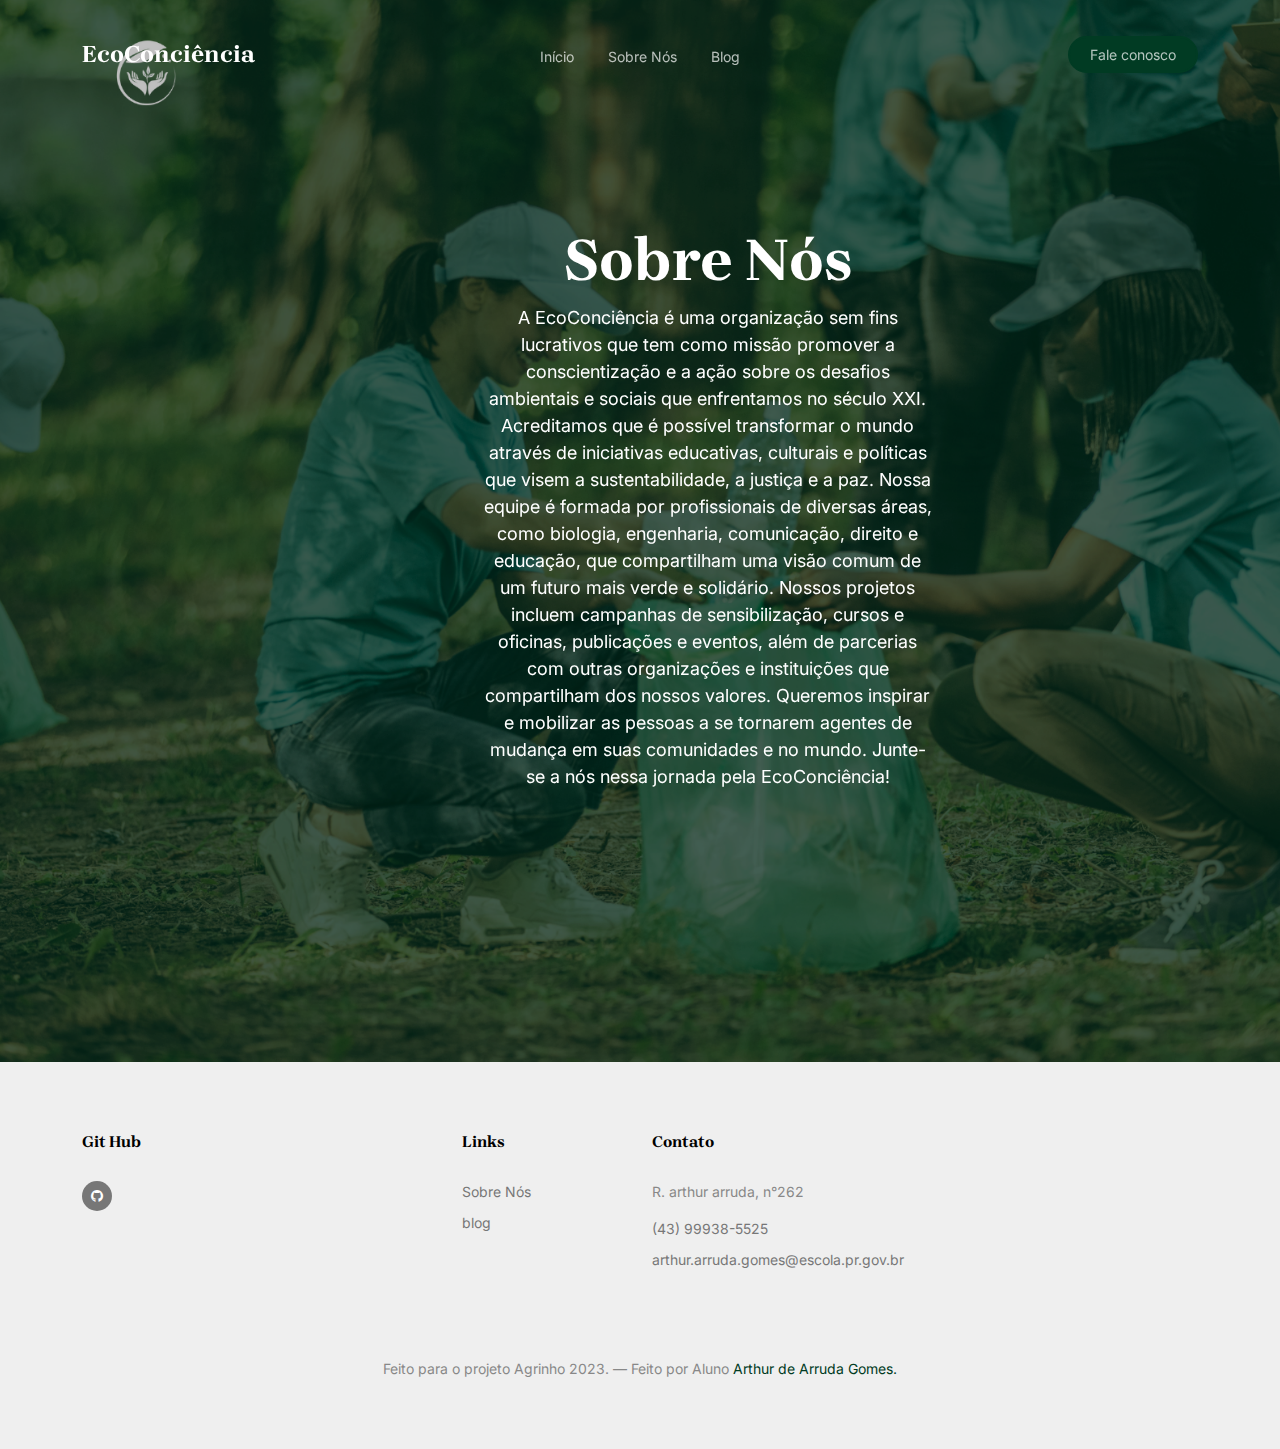
<file: sobre.html>
<!doctype html>
<html lang="pt-br">
<head>
	
	<meta charset="utf-8">
	<meta name="viewport" content="width=device-width, initial-scale=1">
	
	<link rel="shortcut icon" href="favicon.png">

	<meta name="description" content="" />
	<meta name="keywords" content="bootstrap, bootstrap5" />
	
	<link rel="preconnect" href="https://fonts.googleapis.com">
	<link rel="preconnect" href="https://fonts.gstatic.com" crossorigin>
	<link href="https://fonts.googleapis.com/css2?family=Brygada+1918:ital,wght@0,400;0,600;0,700;1,400&family=Inter:wght@400;700&display=swap" rel="stylesheet">

	<link rel="stylesheet" href="fonts/icomoon/style.css">
	<link rel="stylesheet" href="fonts/flaticon/font/flaticon.css">

	<link rel="stylesheet" href="css/tiny-slider.css">
	<link rel="stylesheet" href="css/aos.css">
	<link rel="stylesheet" href="css/flatpickr.min.css">
	<link rel="stylesheet" href="css/glightbox.min.css">
	<link rel="stylesheet" href="css/style.css">


	<title>EcoConciência</title>
</head>
<body>

	<div class="site-mobile-menu site-navbar-target">
		<div class="site-mobile-menu-header">
			<div class="site-mobile-menu-close">
				<span class="icofont-close js-menu-toggle"></span>
			</div>
		</div>
		<div class="site-mobile-menu-body"></div>
	</div>

	<nav class="site-nav mt-3">
		<div class="container">

			<div class="site-navigation">
				<div class="row">
					<div class="col-6 col-lg-3">
						<a href="index.html" class="logo m-0 float-start">EcoConciência</a>
					</div>
					<div class="col-lg-6 d-none d-lg-inline-block text-center nav-center-wrap">
						<ul class="js-clone-nav  text-center site-menu p-0 m-0">
							<li><a href="index.html">Início</a></li>
							<li><a href="sobre.html">Sobre Nós</a></li>
							<li><a href="blog.html">Blog</a></li>

						</ul>
					</div>
					<div class="col-6 col-lg-3 text-lg-end">
						<ul class="js-clone-nav d-none d-lg-inline-block text-end site-menu ">
							<li class="cta-button"><a href="contact.html">Fale conosco</a></li>
						</ul>

						<a href="#" class="burger ms-auto float-end site-menu-toggle js-menu-toggle d-inline-block d-lg-none light" data-toggle="collapse" data-target="#main-navbar">
							<span></span>
						</a>
					</div>
				</div>
			</div>
			
		</div>
	</nav>

	

	<div class="hero overlay">

		<div class="img-bg rellax">
			<img src="images/sobrenos.png" alt="Image" class="img-fluid">
		</div>

		<div class="container">
			<div class="row align-items-center justify-content-start">
				<div class="col-lg-24">

					<h1 class="heading" data-aos="fade-up">Sobre Nós</h1>
					<p class="mb-5" data-aos="fade-up">A EcoConciência é uma organização sem fins lucrativos que tem como missão promover a conscientização e a ação sobre os desafios ambientais e sociais que enfrentamos no século XXI. Acreditamos que é possível transformar o mundo através de iniciativas educativas, culturais e políticas que visem a sustentabilidade, a justiça e a paz. Nossa equipe é formada por profissionais de diversas áreas, como biologia, engenharia, comunicação, direito e educação, que compartilham uma visão comum de um futuro mais verde e solidário. Nossos projetos incluem campanhas de sensibilização, cursos e oficinas, publicações e eventos, além de parcerias com outras organizações e instituições que compartilham dos nossos valores. Queremos inspirar e mobilizar as pessoas a se tornarem agentes de mudança em suas comunidades e no mundo. Junte-se a nós nessa jornada pela EcoConciência!</p>

				</div>

				
			</div>
		</div>

		
	</div>


	<div class="site-footer">
		<div class="container">

			<div class="row">
				<div class="col-lg-4">
				
					<div class="widget">
						<h3>Git Hub</h3>
						<ul class="list-unstyled social">
							<li><a href="https://github.com/241122222"><span class="icon-github"></span></a></li>
						</ul>
					</div> 
				</div> 

				<div class="col-lg-2 ml-auto">
					<div class="widget">
						<h3>Links</h3>
						<ul class="list-unstyled float-left links">
							<li><a href="sobre.html">Sobre Nós</a></li>
							<li><a href="blog.html">blog</a></li>
						</ul>
					</div> 
				</div> 

				<div class="col-lg-3">
					<div class="widget">
						<h3>Contato</h3>
						<address>R. arthur arruda,        n°262</address>
						<ul class="list-unstyled links mb-4">
							<li><a href="">(43) 99938-5525</a></li>
							<li><a href="">arthur.arruda.gomes@escola.pr.gov.br</a></li>
						</ul>
					</div> 
				</div> 

			</div> 

			<div class="row mt-5">
				<div class="col-12 text-center">
					<p class="mb-0"></script> Feito para o projeto Agrinho 2023. &mdash; Feito por Aluno <a href="https://github.com/241122222"> Arthur de Arruda Gomes.</a></p>
				</div>
			</div> 
		</div> 

		<script src="js/bootstrap.bundle.min.js"></script>
		<script src="js/tiny-slider.js"></script>
		<script src="js/aos.js"></script>
		<script src="js/navbar.js"></script>
		<script src="js/counter.js"></script>
		<script src="js/rellax.js"></script>
		<script src="js/flatpickr.js"></script>
		<script src="js/glightbox.min.js"></script>
		<script src="js/custom.js"></script>
	</body>
	</html>
</file>
<file: fonts/icomoon/style.css>
@font-face {
  font-family: 'icomoon';
  src:  url('fonts/icomoon.eot?10si43');
  src:  url('fonts/icomoon.eot?10si43#iefix') format('embedded-opentype'),
    url('fonts/icomoon.ttf?10si43') format('truetype'),
    url('fonts/icomoon.woff?10si43') format('woff'),
    url('fonts/icomoon.svg?10si43#icomoon') format('svg');
  font-weight: normal;
  font-style: normal;
}

[class^="icon-"], [class*=" icon-"] {

  font-family: 'icomoon' !important;
  speak: none;
  font-style: normal;
  font-weight: normal;
  font-variant: normal;
  text-transform: none;
  line-height: 1;


  -webkit-font-smoothing: antialiased;
  -moz-osx-font-smoothing: grayscale;
}

.icon-asterisk:before {
  content: "\f069";
}
.icon-plus:before {
  content: "\f067";
}
.icon-question:before {
  content: "\f128";
}
.icon-minus:before {
  content: "\f068";
}
.icon-glass:before {
  content: "\f000";
}
.icon-music:before {
  content: "\f001";
}
.icon-search:before {
  content: "\f002";
}
.icon-envelope-o:before {
  content: "\f003";
}
.icon-heart:before {
  content: "\f004";
}
.icon-star:before {
  content: "\f005";
}
.icon-star-o:before {
  content: "\f006";
}
.icon-user:before {
  content: "\f007";
}
.icon-film:before {
  content: "\f008";
}
.icon-th-large:before {
  content: "\f009";
}
.icon-th:before {
  content: "\f00a";
}
.icon-th-list:before {
  content: "\f00b";
}
.icon-check:before {
  content: "\f00c";
}
.icon-close:before {
  content: "\f00d";
}
.icon-remove:before {
  content: "\f00d";
}
.icon-times:before {
  content: "\f00d";
}
.icon-search-plus:before {
  content: "\f00e";
}
.icon-search-minus:before {
  content: "\f010";
}
.icon-power-off:before {
  content: "\f011";
}
.icon-signal:before {
  content: "\f012";
}
.icon-cog:before {
  content: "\f013";
}
.icon-gear:before {
  content: "\f013";
}
.icon-trash-o:before {
  content: "\f014";
}
.icon-home:before {
  content: "\f015";
}
.icon-file-o:before {
  content: "\f016";
}
.icon-clock-o:before {
  content: "\f017";
}
.icon-road:before {
  content: "\f018";
}
.icon-download:before {
  content: "\f019";
}
.icon-arrow-circle-o-down:before {
  content: "\f01a";
}
.icon-arrow-circle-o-up:before {
  content: "\f01b";
}
.icon-inbox:before {
  content: "\f01c";
}
.icon-play-circle-o:before {
  content: "\f01d";
}
.icon-repeat:before {
  content: "\f01e";
}
.icon-rotate-right:before {
  content: "\f01e";
}
.icon-refresh:before {
  content: "\f021";
}
.icon-list-alt:before {
  content: "\f022";
}
.icon-lock:before {
  content: "\f023";
}
.icon-flag:before {
  content: "\f024";
}
.icon-headphones:before {
  content: "\f025";
}
.icon-volume-off:before {
  content: "\f026";
}
.icon-volume-down:before {
  content: "\f027";
}
.icon-volume-up:before {
  content: "\f028";
}
.icon-qrcode:before {
  content: "\f029";
}
.icon-barcode:before {
  content: "\f02a";
}
.icon-tag:before {
  content: "\f02b";
}
.icon-tags:before {
  content: "\f02c";
}
.icon-book:before {
  content: "\f02d";
}
.icon-bookmark:before {
  content: "\f02e";
}
.icon-print:before {
  content: "\f02f";
}
.icon-camera:before {
  content: "\f030";
}
.icon-font:before {
  content: "\f031";
}
.icon-bold:before {
  content: "\f032";
}
.icon-italic:before {
  content: "\f033";
}
.icon-text-height:before {
  content: "\f034";
}
.icon-text-width:before {
  content: "\f035";
}
.icon-align-left:before {
  content: "\f036";
}
.icon-align-center:before {
  content: "\f037";
}
.icon-align-right:before {
  content: "\f038";
}
.icon-align-justify:before {
  content: "\f039";
}
.icon-list:before {
  content: "\f03a";
}
.icon-dedent:before {
  content: "\f03b";
}
.icon-outdent:before {
  content: "\f03b";
}
.icon-indent:before {
  content: "\f03c";
}
.icon-video-camera:before {
  content: "\f03d";
}
.icon-image:before {
  content: "\f03e";
}
.icon-photo:before {
  content: "\f03e";
}
.icon-picture-o:before {
  content: "\f03e";
}
.icon-pencil:before {
  content: "\f040";
}
.icon-map-marker:before {
  content: "\f041";
}
.icon-adjust:before {
  content: "\f042";
}
.icon-tint:before {
  content: "\f043";
}
.icon-edit:before {
  content: "\f044";
}
.icon-pencil-square-o:before {
  content: "\f044";
}
.icon-share-square-o:before {
  content: "\f045";
}
.icon-check-square-o:before {
  content: "\f046";
}
.icon-arrows:before {
  content: "\f047";
}
.icon-step-backward:before {
  content: "\f048";
}
.icon-fast-backward:before {
  content: "\f049";
}
.icon-backward:before {
  content: "\f04a";
}
.icon-play:before {
  content: "\f04b";
}
.icon-pause:before {
  content: "\f04c";
}
.icon-stop:before {
  content: "\f04d";
}
.icon-forward:before {
  content: "\f04e";
}
.icon-fast-forward:before {
  content: "\f050";
}
.icon-step-forward:before {
  content: "\f051";
}
.icon-eject:before {
  content: "\f052";
}
.icon-chevron-left:before {
  content: "\f053";
}
.icon-chevron-right:before {
  content: "\f054";
}
.icon-plus-circle:before {
  content: "\f055";
}
.icon-minus-circle:before {
  content: "\f056";
}
.icon-times-circle:before {
  content: "\f057";
}
.icon-check-circle:before {
  content: "\f058";
}
.icon-question-circle:before {
  content: "\f059";
}
.icon-info-circle:before {
  content: "\f05a";
}
.icon-crosshairs:before {
  content: "\f05b";
}
.icon-times-circle-o:before {
  content: "\f05c";
}
.icon-check-circle-o:before {
  content: "\f05d";
}
.icon-ban:before {
  content: "\f05e";
}
.icon-arrow-left:before {
  content: "\f060";
}
.icon-arrow-right:before {
  content: "\f061";
}
.icon-arrow-up:before {
  content: "\f062";
}
.icon-arrow-down:before {
  content: "\f063";
}
.icon-mail-forward:before {
  content: "\f064";
}
.icon-share:before {
  content: "\f064";
}
.icon-expand:before {
  content: "\f065";
}
.icon-compress:before {
  content: "\f066";
}
.icon-exclamation-circle:before {
  content: "\f06a";
}
.icon-gift:before {
  content: "\f06b";
}
.icon-leaf:before {
  content: "\f06c";
}
.icon-fire:before {
  content: "\f06d";
}
.icon-eye:before {
  content: "\f06e";
}
.icon-eye-slash:before {
  content: "\f070";
}
.icon-exclamation-triangle:before {
  content: "\f071";
}
.icon-warning:before {
  content: "\f071";
}
.icon-plane:before {
  content: "\f072";
}
.icon-calendar:before {
  content: "\f073";
}
.icon-random:before {
  content: "\f074";
}
.icon-comment:before {
  content: "\f075";
}
.icon-magnet:before {
  content: "\f076";
}
.icon-chevron-up:before {
  content: "\f077";
}
.icon-chevron-down:before {
  content: "\f078";
}
.icon-retweet:before {
  content: "\f079";
}
.icon-shopping-cart:before {
  content: "\f07a";
}
.icon-folder:before {
  content: "\f07b";
}
.icon-folder-open:before {
  content: "\f07c";
}
.icon-arrows-v:before {
  content: "\f07d";
}
.icon-arrows-h:before {
  content: "\f07e";
}
.icon-bar-chart:before {
  content: "\f080";
}
.icon-bar-chart-o:before {
  content: "\f080";
}
.icon-github-square:before {
  content: "\f09b";
}
.icon-facebook-square:before {
  content: "\f082";
}
.icon-camera-retro:before {
  content: "\f083";
}
.icon-key:before {
  content: "\f084";
}
.icon-cogs:before {
  content: "\f085";
}
.icon-gears:before {
  content: "\f085";
}
.icon-comments:before {
  content: "\f086";
}
.icon-thumbs-o-up:before {
  content: "\f087";
}
.icon-thumbs-o-down:before {
  content: "\f088";
}
.icon-star-half:before {
  content: "\f089";
}
.icon-heart-o:before {
  content: "\f08a";
}
.icon-sign-out:before {
  content: "\f08b";
}
.icon-linkedin-square:before {
  content: "\f08c";
}
.icon-thumb-tack:before {
  content: "\f08d";
}
.icon-external-link:before {
  content: "\f08e";
}
.icon-sign-in:before {
  content: "\f090";
}
.icon-trophy:before {
  content: "\f091";
}
.icon-github-square:before {
  content: "\f092";
}
.icon-upload:before {
  content: "\f093";
}
.icon-lemon-o:before {
  content: "\f094";
}
.icon-phone:before {
  content: "\f095";
}
.icon-square-o:before {
  content: "\f096";
}
.icon-bookmark-o:before {
  content: "\f097";
}
.icon-phone-square:before {
  content: "\f098";
}
.icon-github:before {
  content: "\f90b";
}
.icon-facebook:before {
  content: "\f09a";
}
.icon-facebook-f:before {
  content: "\f09a";
}
.icon-github:before {
  content: "\f09b";
}
.icon-unlock:before {
  content: "\f09c";
}
.icon-credit-card:before {
  content: "\f09d";
}
.icon-feed:before {
  content: "\f09e";
}
.icon-rss:before {
  content: "\f09e";
}
.icon-hdd-o:before {
  content: "\f0a0";
}
.icon-bullhorn:before {
  content: "\f0a1";
}
.icon-bell-o:before {
  content: "\f0a2";
}
.icon-certificate:before {
  content: "\f0a3";
}
.icon-hand-o-right:before {
  content: "\f0a4";
}
.icon-hand-o-left:before {
  content: "\f0a5";
}
.icon-hand-o-up:before {
  content: "\f0a6";
}
.icon-hand-o-down:before {
  content: "\f0a7";
}
.icon-arrow-circle-left:before {
  content: "\f0a8";
}
.icon-arrow-circle-right:before {
  content: "\f0a9";
}
.icon-arrow-circle-up:before {
  content: "\f0aa";
}
.icon-arrow-circle-down:before {
  content: "\f0ab";
}
.icon-globe:before {
  content: "\f0ac";
}
.icon-wrench:before {
  content: "\f0ad";
}
.icon-tasks:before {
  content: "\f0ae";
}
.icon-filter:before {
  content: "\f0b0";
}
.icon-briefcase:before {
  content: "\f0b1";
}
.icon-arrows-alt:before {
  content: "\f0b2";
}
.icon-group:before {
  content: "\f0c0";
}
.icon-users:before {
  content: "\f0c0";
}
.icon-chain:before {
  content: "\f0c1";
}
.icon-link:before {
  content: "\f0c1";
}
.icon-cloud:before {
  content: "\f0c2";
}
.icon-flask:before {
  content: "\f0c3";
}
.icon-cut:before {
  content: "\f0c4";
}
.icon-scissors:before {
  content: "\f0c4";
}
.icon-copy:before {
  content: "\f0c5";
}
.icon-files-o:before {
  content: "\f0c5";
}
.icon-paperclip:before {
  content: "\f0c6";
}
.icon-floppy-o:before {
  content: "\f0c7";
}
.icon-save:before {
  content: "\f0c7";
}
.icon-square:before {
  content: "\f0c8";
}
.icon-bars:before {
  content: "\f0c9";
}
.icon-navicon:before {
  content: "\f0c9";
}
.icon-reorder:before {
  content: "\f0c9";
}
.icon-list-ul:before {
  content: "\f0ca";
}
.icon-list-ol:before {
  content: "\f0cb";
}
.icon-strikethrough:before {
  content: "\f0cc";
}
.icon-underline:before {
  content: "\f0cd";
}
.icon-table:before {
  content: "\f0ce";
}
.icon-magic:before {
  content: "\f0d0";
}
.icon-truck:before {
  content: "\f0d1";
}
.icon-pinterest:before {
  content: "\f0d2";
}
.icon-pinterest-square:before {
  content: "\f0d3";
}
.icon-google-plus-square:before {
  content: "\f0d4";
}
.icon-google-plus:before {
  content: "\f0d5";
}
.icon-money:before {
  content: "\f0d6";
}
.icon-caret-down:before {
  content: "\f0d7";
}
.icon-caret-up:before {
  content: "\f0d8";
}
.icon-caret-left:before {
  content: "\f0d9";
}
.icon-caret-right:before {
  content: "\f0da";
}
.icon-columns:before {
  content: "\f0db";
}
.icon-sort:before {
  content: "\f0dc";
}
.icon-unsorted:before {
  content: "\f0dc";
}
.icon-sort-desc:before {
  content: "\f0dd";
}
.icon-sort-down:before {
  content: "\f0dd";
}
.icon-sort-asc:before {
  content: "\f0de";
}
.icon-sort-up:before {
  content: "\f0de";
}
.icon-envelope:before {
  content: "\f0e0";
}
.icon-linkedin:before {
  content: "\f0e1";
}
.icon-rotate-left:before {
  content: "\f0e2";
}
.icon-undo:before {
  content: "\f0e2";
}
.icon-gavel:before {
  content: "\f0e3";
}
.icon-legal:before {
  content: "\f0e3";
}
.icon-dashboard:before {
  content: "\f0e4";
}
.icon-tachometer:before {
  content: "\f0e4";
}
.icon-comment-o:before {
  content: "\f0e5";
}
.icon-comments-o:before {
  content: "\f0e6";
}
.icon-bolt:before {
  content: "\f0e7";
}
.icon-flash:before {
  content: "\f0e7";
}
.icon-sitemap:before {
  content: "\f0e8";
}
.icon-umbrella:before {
  content: "\f0e9";
}
.icon-clipboard:before {
  content: "\f0ea";
}
.icon-paste:before {
  content: "\f0ea";
}
.icon-lightbulb-o:before {
  content: "\f0eb";
}
.icon-exchange:before {
  content: "\f0ec";
}
.icon-cloud-download:before {
  content: "\f0ed";
}
.icon-cloud-upload:before {
  content: "\f0ee";
}
.icon-user-md:before {
  content: "\f0f0";
}
.icon-stethoscope:before {
  content: "\f0f1";
}
.icon-suitcase:before {
  content: "\f0f2";
}
.icon-bell:before {
  content: "\f0f3";
}
.icon-coffee:before {
  content: "\f0f4";
}
.icon-cutlery:before {
  content: "\f0f5";
}
.icon-file-text-o:before {
  content: "\f0f6";
}
.icon-building-o:before {
  content: "\f0f7";
}
.icon-hospital-o:before {
  content: "\f0f8";
}
.icon-ambulance:before {
  content: "\f0f9";
}
.icon-medkit:before {
  content: "\f0fa";
}
.icon-fighter-jet:before {
  content: "\f0fb";
}
.icon-beer:before {
  content: "\f0fc";
}
.icon-h-square:before {
  content: "\f0fd";
}
.icon-plus-square:before {
  content: "\f0fe";
}
.icon-angle-double-left:before {
  content: "\f100";
}
.icon-angle-double-right:before {
  content: "\f101";
}
.icon-angle-double-up:before {
  content: "\f102";
}
.icon-angle-double-down:before {
  content: "\f103";
}
.icon-angle-left:before {
  content: "\f104";
}
.icon-angle-right:before {
  content: "\f105";
}
.icon-angle-up:before {
  content: "\f106";
}
.icon-angle-down:before {
  content: "\f107";
}
.icon-desktop:before {
  content: "\f108";
}
.icon-laptop:before {
  content: "\f109";
}
.icon-tablet:before {
  content: "\f10a";
}
.icon-mobile:before {
  content: "\f10b";
}
.icon-mobile-phone:before {
  content: "\f10b";
}
.icon-circle-o:before {
  content: "\f10c";
}
.icon-quote-left:before {
  content: "\f10d";
}
.icon-quote-right:before {
  content: "\f10e";
}
.icon-spinner:before {
  content: "\f110";
}
.icon-circle:before {
  content: "\f111";
}
.icon-mail-reply:before {
  content: "\f112";
}
.icon-reply:before {
  content: "\f112";
}
.icon-github-alt:before {
  content: "\f113";
}
.icon-folder-o:before {
  content: "\f114";
}
.icon-folder-open-o:before {
  content: "\f115";
}
.icon-smile-o:before {
  content: "\f118";
}
.icon-frown-o:before {
  content: "\f119";
}
.icon-meh-o:before {
  content: "\f11a";
}
.icon-gamepad:before {
  content: "\f11b";
}
.icon-keyboard-o:before {
  content: "\f11c";
}
.icon-flag-o:before {
  content: "\f11d";
}
.icon-flag-checkered:before {
  content: "\f11e";
}
.icon-terminal:before {
  content: "\f120";
}
.icon-code:before {
  content: "\f121";
}
.icon-mail-reply-all:before {
  content: "\f122";
}
.icon-reply-all:before {
  content: "\f122";
}
.icon-star-half-empty:before {
  content: "\f123";
}
.icon-star-half-full:before {
  content: "\f123";
}
.icon-star-half-o:before {
  content: "\f123";
}
.icon-location-arrow:before {
  content: "\f124";
}
.icon-crop:before {
  content: "\f125";
}
.icon-code-fork:before {
  content: "\f126";
}
.icon-chain-broken:before {
  content: "\f127";
}
.icon-unlink:before {
  content: "\f127";
}
.icon-info:before {
  content: "\f129";
}
.icon-exclamation:before {
  content: "\f12a";
}
.icon-superscript:before {
  content: "\f12b";
}
.icon-subscript:before {
  content: "\f12c";
}
.icon-eraser:before {
  content: "\f12d";
}
.icon-puzzle-piece:before {
  content: "\f12e";
}
.icon-microphone:before {
  content: "\f130";
}
.icon-microphone-slash:before {
  content: "\f131";
}
.icon-shield:before {
  content: "\f132";
}
.icon-calendar-o:before {
  content: "\f133";
}
.icon-fire-extinguisher:before {
  content: "\f134";
}
.icon-rocket:before {
  content: "\f135";
}
.icon-maxcdn:before {
  content: "\f136";
}
.icon-chevron-circle-left:before {
  content: "\f137";
}
.icon-chevron-circle-right:before {
  content: "\f138";
}
.icon-chevron-circle-up:before {
  content: "\f139";
}
.icon-chevron-circle-down:before {
  content: "\f13a";
}
.icon-html5:before {
  content: "\f13b";
}
.icon-css3:before {
  content: "\f13c";
}
.icon-anchor:before {
  content: "\f13d";
}
.icon-unlock-alt:before {
  content: "\f13e";
}
.icon-bullseye:before {
  content: "\f140";
}
.icon-ellipsis-h:before {
  content: "\f141";
}
.icon-ellipsis-v:before {
  content: "\f142";
}
.icon-rss-square:before {
  content: "\f143";
}
.icon-play-circle:before {
  content: "\f144";
}
.icon-ticket:before {
  content: "\f145";
}
.icon-minus-square:before {
  content: "\f146";
}
.icon-minus-square-o:before {
  content: "\f147";
}
.icon-level-up:before {
  content: "\f148";
}
.icon-level-down:before {
  content: "\f149";
}
.icon-check-square:before {
  content: "\f14a";
}
.icon-pencil-square:before {
  content: "\f14b";
}
.icon-external-link-square:before {
  content: "\f14c";
}
.icon-share-square:before {
  content: "\f14d";
}
.icon-compass:before {
  content: "\f14e";
}
.icon-caret-square-o-down:before {
  content: "\f150";
}
.icon-toggle-down:before {
  content: "\f150";
}
.icon-caret-square-o-up:before {
  content: "\f151";
}
.icon-toggle-up:before {
  content: "\f151";
}
.icon-caret-square-o-right:before {
  content: "\f152";
}
.icon-toggle-right:before {
  content: "\f152";
}
.icon-eur:before {
  content: "\f153";
}
.icon-euro:before {
  content: "\f153";
}
.icon-gbp:before {
  content: "\f154";
}
.icon-dollar:before {
  content: "\f155";
}
.icon-usd:before {
  content: "\f155";
}
.icon-inr:before {
  content: "\f156";
}
.icon-rupee:before {
  content: "\f156";
}
.icon-cny:before {
  content: "\f157";
}
.icon-jpy:before {
  content: "\f157";
}
.icon-rmb:before {
  content: "\f157";
}
.icon-yen:before {
  content: "\f157";
}
.icon-rouble:before {
  content: "\f158";
}
.icon-rub:before {
  content: "\f158";
}
.icon-ruble:before {
  content: "\f158";
}
.icon-krw:before {
  content: "\f159";
}
.icon-won:before {
  content: "\f159";
}
.icon-bitcoin:before {
  content: "\f15a";
}
.icon-btc:before {
  content: "\f15a";
}
.icon-file:before {
  content: "\f15b";
}
.icon-file-text:before {
  content: "\f15c";
}
.icon-sort-alpha-asc:before {
  content: "\f15d";
}
.icon-sort-alpha-desc:before {
  content: "\f15e";
}
.icon-sort-amount-asc:before {
  content: "\f160";
}
.icon-sort-amount-desc:before {
  content: "\f161";
}
.icon-sort-numeric-asc:before {
  content: "\f162";
}
.icon-sort-numeric-desc:before {
  content: "\f163";
}
.icon-thumbs-up:before {
  content: "\f164";
}
.icon-thumbs-down:before {
  content: "\f165";
}
.icon-youtube-square:before {
  content: "\f166";
}
.icon-youtube:before {
  content: "\f167";
}
.icon-xing:before {
  content: "\f168";
}
.icon-xing-square:before {
  content: "\f169";
}
.icon-youtube-play:before {
  content: "\f16a";
}
.icon-dropbox:before {
  content: "\f16b";
}
.icon-stack-overflow:before {
  content: "\f16c";
}
.icon-instagram:before {
  content: "\f16d";
}
.icon-flickr:before {
  content: "\f16e";
}
.icon-adn:before {
  content: "\f170";
}
.icon-bitbucket:before {
  content: "\f171";
}
.icon-bitbucket-square:before {
  content: "\f172";
}
.icon-tumblr:before {
  content: "\f173";
}
.icon-tumblr-square:before {
  content: "\f174";
}
.icon-long-arrow-down:before {
  content: "\f175";
}
.icon-long-arrow-up:before {
  content: "\f176";
}
.icon-long-arrow-left:before {
  content: "\f177";
}
.icon-long-arrow-right:before {
  content: "\f178";
}
.icon-apple:before {
  content: "\f179";
}
.icon-windows:before {
  content: "\f17a";
}
.icon-android:before {
  content: "\f17b";
}
.icon-linux:before {
  content: "\f17c";
}
.icon-dribbble:before {
  content: "\f17d";
}
.icon-skype:before {
  content: "\f17e";
}
.icon-foursquare:before {
  content: "\f180";
}
.icon-trello:before {
  content: "\f181";
}
.icon-female:before {
  content: "\f182";
}
.icon-male:before {
  content: "\f183";
}
.icon-gittip:before {
  content: "\f184";
}
.icon-gratipay:before {
  content: "\f184";
}
.icon-sun-o:before {
  content: "\f185";
}
.icon-moon-o:before {
  content: "\f186";
}
.icon-archive:before {
  content: "\f187";
}
.icon-bug:before {
  content: "\f188";
}
.icon-vk:before {
  content: "\f189";
}
.icon-weibo:before {
  content: "\f18a";
}
.icon-renren:before {
  content: "\f18b";
}
.icon-pagelines:before {
  content: "\f18c";
}
.icon-stack-exchange:before {
  content: "\f18d";
}
.icon-arrow-circle-o-right:before {
  content: "\f18e";
}
.icon-arrow-circle-o-left:before {
  content: "\f190";
}
.icon-caret-square-o-left:before {
  content: "\f191";
}
.icon-toggle-left:before {
  content: "\f191";
}
.icon-dot-circle-o:before {
  content: "\f192";
}
.icon-wheelchair:before {
  content: "\f193";
}
.icon-vimeo-square:before {
  content: "\f194";
}
.icon-try:before {
  content: "\f195";
}
.icon-turkish-lira:before {
  content: "\f195";
}
.icon-plus-square-o:before {
  content: "\f196";
}
.icon-space-shuttle:before {
  content: "\f197";
}
.icon-slack:before {
  content: "\f198";
}
.icon-envelope-square:before {
  content: "\f199";
}
.icon-wordpress:before {
  content: "\f19a";
}
.icon-openid:before {
  content: "\f19b";
}
.icon-bank:before {
  content: "\f19c";
}
.icon-institution:before {
  content: "\f19c";
}
.icon-university:before {
  content: "\f19c";
}
.icon-graduation-cap:before {
  content: "\f19d";
}
.icon-mortar-board:before {
  content: "\f19d";
}
.icon-yahoo:before {
  content: "\f19e";
}
.icon-google:before {
  content: "\f1a0";
}
.icon-reddit:before {
  content: "\f1a1";
}
.icon-reddit-square:before {
  content: "\f1a2";
}
.icon-stumbleupon-circle:before {
  content: "\f1a3";
}
.icon-stumbleupon:before {
  content: "\f1a4";
}
.icon-delicious:before {
  content: "\f1a5";
}
.icon-digg:before {
  content: "\f1a6";
}
.icon-pied-piper-pp:before {
  content: "\f1a7";
}
.icon-pied-piper-alt:before {
  content: "\f1a8";
}
.icon-drupal:before {
  content: "\f1a9";
}
.icon-joomla:before {
  content: "\f1aa";
}
.icon-language:before {
  content: "\f1ab";
}
.icon-fax:before {
  content: "\f1ac";
}
.icon-building:before {
  content: "\f1ad";
}
.icon-child:before {
  content: "\f1ae";
}
.icon-paw:before {
  content: "\f1b0";
}
.icon-spoon:before {
  content: "\f1b1";
}
.icon-cube:before {
  content: "\f1b2";
}
.icon-cubes:before {
  content: "\f1b3";
}
.icon-behance:before {
  content: "\f1b4";
}
.icon-behance-square:before {
  content: "\f1b5";
}
.icon-steam:before {
  content: "\f1b6";
}
.icon-steam-square:before {
  content: "\f1b7";
}
.icon-recycle:before {
  content: "\f1b8";
}
.icon-automobile:before {
  content: "\f1b9";
}
.icon-car:before {
  content: "\f1b9";
}
.icon-cab:before {
  content: "\f1ba";
}
.icon-taxi:before {
  content: "\f1ba";
}
.icon-tree:before {
  content: "\f1bb";
}
.icon-spotify:before {
  content: "\f1bc";
}
.icon-deviantart:before {
  content: "\f1bd";
}
.icon-soundcloud:before {
  content: "\f1be";
}
.icon-database:before {
  content: "\f1c0";
}
.icon-file-pdf-o:before {
  content: "\f1c1";
}
.icon-file-word-o:before {
  content: "\f1c2";
}
.icon-file-excel-o:before {
  content: "\f1c3";
}
.icon-file-powerpoint-o:before {
  content: "\f1c4";
}
.icon-file-image-o:before {
  content: "\f1c5";
}
.icon-file-photo-o:before {
  content: "\f1c5";
}
.icon-file-picture-o:before {
  content: "\f1c5";
}
.icon-file-archive-o:before {
  content: "\f1c6";
}
.icon-file-zip-o:before {
  content: "\f1c6";
}
.icon-file-audio-o:before {
  content: "\f1c7";
}
.icon-file-sound-o:before {
  content: "\f1c7";
}
.icon-file-movie-o:before {
  content: "\f1c8";
}
.icon-file-video-o:before {
  content: "\f1c8";
}
.icon-file-code-o:before {
  content: "\f1c9";
}
.icon-vine:before {
  content: "\f1ca";
}
.icon-codepen:before {
  content: "\f1cb";
}
.icon-jsfiddle:before {
  content: "\f1cc";
}
.icon-life-bouy:before {
  content: "\f1cd";
}
.icon-life-buoy:before {
  content: "\f1cd";
}
.icon-life-ring:before {
  content: "\f1cd";
}
.icon-life-saver:before {
  content: "\f1cd";
}
.icon-support:before {
  content: "\f1cd";
}
.icon-circle-o-notch:before {
  content: "\f1ce";
}
.icon-ra:before {
  content: "\f1d0";
}
.icon-rebel:before {
  content: "\f1d0";
}
.icon-resistance:before {
  content: "\f1d0";
}
.icon-empire:before {
  content: "\f1d1";
}
.icon-ge:before {
  content: "\f1d1";
}
.icon-git-square:before {
  content: "\f1d2";
}
.icon-git:before {
  content: "\f1d3";
}
.icon-hacker-news:before {
  content: "\f1d4";
}
.icon-y-combinator-square:before {
  content: "\f1d4";
}
.icon-yc-square:before {
  content: "\f1d4";
}
.icon-tencent-weibo:before {
  content: "\f1d5";
}
.icon-qq:before {
  content: "\f1d6";
}
.icon-wechat:before {
  content: "\f1d7";
}
.icon-weixin:before {
  content: "\f1d7";
}
.icon-paper-plane:before {
  content: "\f1d8";
}
.icon-send:before {
  content: "\f1d8";
}
.icon-paper-plane-o:before {
  content: "\f1d9";
}
.icon-send-o:before {
  content: "\f1d9";
}
.icon-history:before {
  content: "\f1da";
}
.icon-circle-thin:before {
  content: "\f1db";
}
.icon-header:before {
  content: "\f1dc";
}
.icon-paragraph:before {
  content: "\f1dd";
}
.icon-sliders:before {
  content: "\f1de";
}
.icon-share-alt:before {
  content: "\f1e0";
}
.icon-share-alt-square:before {
  content: "\f1e1";
}
.icon-bomb:before {
  content: "\f1e2";
}
.icon-futbol-o:before {
  content: "\f1e3";
}
.icon-soccer-ball-o:before {
  content: "\f1e3";
}
.icon-tty:before {
  content: "\f1e4";
}
.icon-binoculars:before {
  content: "\f1e5";
}
.icon-plug:before {
  content: "\f1e6";
}
.icon-slideshare:before {
  content: "\f1e7";
}
.icon-twitch:before {
  content: "\f1e8";
}
.icon-yelp:before {
  content: "\f1e9";
}
.icon-newspaper-o:before {
  content: "\f1ea";
}
.icon-wifi:before {
  content: "\f1eb";
}
.icon-calculator:before {
  content: "\f1ec";
}
.icon-paypal:before {
  content: "\f1ed";
}
.icon-google-wallet:before {
  content: "\f1ee";
}
.icon-cc-visa:before {
  content: "\f1f0";
}
.icon-cc-mastercard:before {
  content: "\f1f1";
}
.icon-cc-discover:before {
  content: "\f1f2";
}
.icon-cc-amex:before {
  content: "\f1f3";
}
.icon-cc-paypal:before {
  content: "\f1f4";
}
.icon-cc-stripe:before {
  content: "\f1f5";
}
.icon-bell-slash:before {
  content: "\f1f6";
}
.icon-bell-slash-o:before {
  content: "\f1f7";
}
.icon-trash:before {
  content: "\f1f8";
}
.icon-copyright:before {
  content: "\f1f9";
}
.icon-at:before {
  content: "\f1fa";
}
.icon-eyedropper:before {
  content: "\f1fb";
}
.icon-paint-brush:before {
  content: "\f1fc";
}
.icon-birthday-cake:before {
  content: "\f1fd";
}
.icon-area-chart:before {
  content: "\f1fe";
}
.icon-pie-chart:before {
  content: "\f200";
}
.icon-line-chart:before {
  content: "\f201";
}
.icon-lastfm:before {
  content: "\f202";
}
.icon-lastfm-square:before {
  content: "\f203";
}
.icon-toggle-off:before {
  content: "\f204";
}
.icon-toggle-on:before {
  content: "\f205";
}
.icon-bicycle:before {
  content: "\f206";
}
.icon-bus:before {
  content: "\f207";
}
.icon-ioxhost:before {
  content: "\f208";
}
.icon-angellist:before {
  content: "\f209";
}
.icon-cc:before {
  content: "\f20a";
}
.icon-ils:before {
  content: "\f20b";
}
.icon-shekel:before {
  content: "\f20b";
}
.icon-sheqel:before {
  content: "\f20b";
}
.icon-meanpath:before {
  content: "\f20c";
}
.icon-buysellads:before {
  content: "\f20d";
}
.icon-connectdevelop:before {
  content: "\f20e";
}
.icon-dashcube:before {
  content: "\f210";
}
.icon-forumbee:before {
  content: "\f211";
}
.icon-leanpub:before {
  content: "\f212";
}
.icon-sellsy:before {
  content: "\f213";
}
.icon-shirtsinbulk:before {
  content: "\f214";
}
.icon-simplybuilt:before {
  content: "\f215";
}
.icon-skyatlas:before {
  content: "\f216";
}
.icon-cart-plus:before {
  content: "\f217";
}
.icon-cart-arrow-down:before {
  content: "\f218";
}
.icon-diamond:before {
  content: "\f219";
}
.icon-ship:before {
  content: "\f21a";
}
.icon-user-secret:before {
  content: "\f21b";
}
.icon-motorcycle:before {
  content: "\f21c";
}
.icon-street-view:before {
  content: "\f21d";
}
.icon-heartbeat:before {
  content: "\f21e";
}
.icon-venus:before {
  content: "\f221";
}
.icon-mars:before {
  content: "\f222";
}
.icon-mercury:before {
  content: "\f223";
}
.icon-intersex:before {
  content: "\f224";
}
.icon-transgender:before {
  content: "\f224";
}
.icon-transgender-alt:before {
  content: "\f225";
}
.icon-venus-double:before {
  content: "\f226";
}
.icon-mars-double:before {
  content: "\f227";
}
.icon-venus-mars:before {
  content: "\f228";
}
.icon-mars-stroke:before {
  content: "\f229";
}
.icon-mars-stroke-v:before {
  content: "\f22a";
}
.icon-mars-stroke-h:before {
  content: "\f22b";
}
.icon-neuter:before {
  content: "\f22c";
}
.icon-genderless:before {
  content: "\f22d";
}
.icon-facebook-official:before {
  content: "\f230";
}
.icon-pinterest-p:before {
  content: "\f231";
}
.icon-whatsapp:before {
  content: "\f232";
}
.icon-server:before {
  content: "\f233";
}
.icon-user-plus:before {
  content: "\f234";
}
.icon-user-times:before {
  content: "\f235";
}
.icon-bed:before {
  content: "\f236";
}
.icon-hotel:before {
  content: "\f236";
}
.icon-viacoin:before {
  content: "\f237";
}
.icon-train:before {
  content: "\f238";
}
.icon-subway:before {
  content: "\f239";
}
.icon-medium:before {
  content: "\f23a";
}
.icon-y-combinator:before {
  content: "\f23b";
}
.icon-yc:before {
  content: "\f23b";
}
.icon-optin-monster:before {
  content: "\f23c";
}
.icon-opencart:before {
  content: "\f23d";
}
.icon-expeditedssl:before {
  content: "\f23e";
}
.icon-battery:before {
  content: "\f240";
}
.icon-battery-4:before {
  content: "\f240";
}
.icon-battery-full:before {
  content: "\f240";
}
.icon-battery-3:before {
  content: "\f241";
}
.icon-battery-three-quarters:before {
  content: "\f241";
}
.icon-battery-2:before {
  content: "\f242";
}
.icon-battery-half:before {
  content: "\f242";
}
.icon-battery-1:before {
  content: "\f243";
}
.icon-battery-quarter:before {
  content: "\f243";
}
.icon-battery-0:before {
  content: "\f244";
}
.icon-battery-empty:before {
  content: "\f244";
}
.icon-mouse-pointer:before {
  content: "\f245";
}
.icon-i-cursor:before {
  content: "\f246";
}
.icon-object-group:before {
  content: "\f247";
}
.icon-object-ungroup:before {
  content: "\f248";
}
.icon-sticky-note:before {
  content: "\f249";
}
.icon-sticky-note-o:before {
  content: "\f24a";
}
.icon-cc-jcb:before {
  content: "\f24b";
}
.icon-cc-diners-club:before {
  content: "\f24c";
}
.icon-clone:before {
  content: "\f24d";
}
.icon-balance-scale:before {
  content: "\f24e";
}
.icon-hourglass-o:before {
  content: "\f250";
}
.icon-hourglass-1:before {
  content: "\f251";
}
.icon-hourglass-start:before {
  content: "\f251";
}
.icon-hourglass-2:before {
  content: "\f252";
}
.icon-hourglass-half:before {
  content: "\f252";
}
.icon-hourglass-3:before {
  content: "\f253";
}
.icon-hourglass-end:before {
  content: "\f253";
}
.icon-hourglass:before {
  content: "\f254";
}
.icon-hand-grab-o:before {
  content: "\f255";
}
.icon-hand-rock-o:before {
  content: "\f255";
}
.icon-hand-paper-o:before {
  content: "\f256";
}
.icon-hand-stop-o:before {
  content: "\f256";
}
.icon-hand-scissors-o:before {
  content: "\f257";
}
.icon-hand-lizard-o:before {
  content: "\f258";
}
.icon-hand-spock-o:before {
  content: "\f259";
}
.icon-hand-pointer-o:before {
  content: "\f25a";
}
.icon-hand-peace-o:before {
  content: "\f25b";
}
.icon-trademark:before {
  content: "\f25c";
}
.icon-registered:before {
  content: "\f25d";
}
.icon-creative-commons:before {
  content: "\f25e";
}
.icon-gg:before {
  content: "\f260";
}
.icon-gg-circle:before {
  content: "\f261";
}
.icon-tripadvisor:before {
  content: "\f262";
}
.icon-odnoklassniki:before {
  content: "\f263";
}
.icon-odnoklassniki-square:before {
  content: "\f264";
}
.icon-get-pocket:before {
  content: "\f265";
}
.icon-wikipedia-w:before {
  content: "\f266";
}
.icon-safari:before {
  content: "\f267";
}
.icon-chrome:before {
  content: "\f268";
}
.icon-firefox:before {
  content: "\f269";
}
.icon-opera:before {
  content: "\f26a";
}
.icon-internet-explorer:before {
  content: "\f26b";
}
.icon-television:before {
  content: "\f26c";
}
.icon-tv:before {
  content: "\f26c";
}
.icon-contao:before {
  content: "\f26d";
}
.icon-500px:before {
  content: "\f26e";
}
.icon-amazon:before {
  content: "\f270";
}
.icon-calendar-plus-o:before {
  content: "\f271";
}
.icon-calendar-minus-o:before {
  content: "\f272";
}
.icon-calendar-times-o:before {
  content: "\f273";
}
.icon-calendar-check-o:before {
  content: "\f274";
}
.icon-industry:before {
  content: "\f275";
}
.icon-map-pin:before {
  content: "\f276";
}
.icon-map-signs:before {
  content: "\f277";
}
.icon-map-o:before {
  content: "\f278";
}
.icon-map:before {
  content: "\f279";
}
.icon-commenting:before {
  content: "\f27a";
}
.icon-commenting-o:before {
  content: "\f27b";
}
.icon-houzz:before {
  content: "\f27c";
}
.icon-vimeo:before {
  content: "\f27d";
}
.icon-black-tie:before {
  content: "\f27e";
}
.icon-fonticons:before {
  content: "\f280";
}
.icon-reddit-alien:before {
  content: "\f281";
}
.icon-edge:before {
  content: "\f282";
}
.icon-credit-card-alt:before {
  content: "\f283";
}
.icon-codiepie:before {
  content: "\f284";
}
.icon-modx:before {
  content: "\f285";
}
.icon-fort-awesome:before {
  content: "\f286";
}
.icon-usb:before {
  content: "\f287";
}
.icon-product-hunt:before {
  content: "\f288";
}
.icon-mixcloud:before {
  content: "\f289";
}
.icon-scribd:before {
  content: "\f28a";
}
.icon-pause-circle:before {
  content: "\f28b";
}
.icon-pause-circle-o:before {
  content: "\f28c";
}
.icon-stop-circle:before {
  content: "\f28d";
}
.icon-stop-circle-o:before {
  content: "\f28e";
}
.icon-shopping-bag:before {
  content: "\f290";
}
.icon-shopping-basket:before {
  content: "\f291";
}
.icon-hashtag:before {
  content: "\f292";
}
.icon-bluetooth:before {
  content: "\f293";
}
.icon-bluetooth-b:before {
  content: "\f294";
}
.icon-percent:before {
  content: "\f295";
}
.icon-gitlab:before {
  content: "\f296";
}
.icon-wpbeginner:before {
  content: "\f297";
}
.icon-wpforms:before {
  content: "\f298";
}
.icon-envira:before {
  content: "\f299";
}
.icon-universal-access:before {
  content: "\f29a";
}
.icon-wheelchair-alt:before {
  content: "\f29b";
}
.icon-question-circle-o:before {
  content: "\f29c";
}
.icon-blind:before {
  content: "\f29d";
}
.icon-audio-description:before {
  content: "\f29e";
}
.icon-volume-control-phone:before {
  content: "\f2a0";
}
.icon-braille:before {
  content: "\f2a1";
}
.icon-assistive-listening-systems:before {
  content: "\f2a2";
}
.icon-american-sign-language-interpreting:before {
  content: "\f2a3";
}
.icon-asl-interpreting:before {
  content: "\f2a3";
}
.icon-deaf:before {
  content: "\f2a4";
}
.icon-deafness:before {
  content: "\f2a4";
}
.icon-hard-of-hearing:before {
  content: "\f2a4";
}
.icon-glide:before {
  content: "\f2a5";
}
.icon-glide-g:before {
  content: "\f2a6";
}
.icon-sign-language:before {
  content: "\f2a7";
}
.icon-signing:before {
  content: "\f2a7";
}
.icon-low-vision:before {
  content: "\f2a8";
}
.icon-viadeo:before {
  content: "\f2a9";
}
.icon-viadeo-square:before {
  content: "\f2aa";
}
.icon-snapchat:before {
  content: "\f2ab";
}
.icon-snapchat-ghost:before {
  content: "\f2ac";
}
.icon-snapchat-square:before {
  content: "\f2ad";
}
.icon-pied-piper:before {
  content: "\f2ae";
}
.icon-first-order:before {
  content: "\f2b0";
}
.icon-yoast:before {
  content: "\f2b1";
}
.icon-themeisle:before {
  content: "\f2b2";
}
.icon-google-plus-circle:before {
  content: "\f2b3";
}
.icon-google-plus-official:before {
  content: "\f2b3";
}
.icon-fa:before {
  content: "\f2b4";
}
.icon-font-awesome:before {
  content: "\f2b4";
}
.icon-handshake-o:before {
  content: "\f2b5";
}
.icon-envelope-open:before {
  content: "\f2b6";
}
.icon-envelope-open-o:before {
  content: "\f2b7";
}
.icon-linode:before {
  content: "\f2b8";
}
.icon-address-book:before {
  content: "\f2b9";
}
.icon-address-book-o:before {
  content: "\f2ba";
}
.icon-address-card:before {
  content: "\f2bb";
}
.icon-vcard:before {
  content: "\f2bb";
}
.icon-address-card-o:before {
  content: "\f2bc";
}
.icon-vcard-o:before {
  content: "\f2bc";
}
.icon-user-circle:before {
  content: "\f2bd";
}
.icon-user-circle-o:before {
  content: "\f2be";
}
.icon-user-o:before {
  content: "\f2c0";
}
.icon-id-badge:before {
  content: "\f2c1";
}
.icon-drivers-license:before {
  content: "\f2c2";
}
.icon-id-card:before {
  content: "\f2c2";
}
.icon-drivers-license-o:before {
  content: "\f2c3";
}
.icon-id-card-o:before {
  content: "\f2c3";
}
.icon-quora:before {
  content: "\f2c4";
}
.icon-free-code-camp:before {
  content: "\f2c5";
}
.icon-telegram:before {
  content: "\f2c6";
}
.icon-thermometer:before {
  content: "\f2c7";
}
.icon-thermometer-4:before {
  content: "\f2c7";
}
.icon-thermometer-full:before {
  content: "\f2c7";
}
.icon-thermometer-3:before {
  content: "\f2c8";
}
.icon-thermometer-three-quarters:before {
  content: "\f2c8";
}
.icon-thermometer-2:before {
  content: "\f2c9";
}
.icon-thermometer-half:before {
  content: "\f2c9";
}
.icon-thermometer-1:before {
  content: "\f2ca";
}
.icon-thermometer-quarter:before {
  content: "\f2ca";
}
.icon-thermometer-0:before {
  content: "\f2cb";
}
.icon-thermometer-empty:before {
  content: "\f2cb";
}
.icon-shower:before {
  content: "\f2cc";
}
.icon-bath:before {
  content: "\f2cd";
}
.icon-bathtub:before {
  content: "\f2cd";
}
.icon-s15:before {
  content: "\f2cd";
}
.icon-podcast:before {
  content: "\f2ce";
}
.icon-window-maximize:before {
  content: "\f2d0";
}
.icon-window-minimize:before {
  content: "\f2d1";
}
.icon-window-restore:before {
  content: "\f2d2";
}
.icon-times-rectangle:before {
  content: "\f2d3";
}
.icon-window-close:before {
  content: "\f2d3";
}
.icon-times-rectangle-o:before {
  content: "\f2d4";
}
.icon-window-close-o:before {
  content: "\f2d4";
}
.icon-bandcamp:before {
  content: "\f2d5";
}
.icon-grav:before {
  content: "\f2d6";
}
.icon-etsy:before {
  content: "\f2d7";
}
.icon-imdb:before {
  content: "\f2d8";
}
.icon-ravelry:before {
  content: "\f2d9";
}
.icon-eercast:before {
  content: "\f2da";
}
.icon-microchip:before {
  content: "\f2db";
}
.icon-snowflake-o:before {
  content: "\f2dc";
}
.icon-superpowers:before {
  content: "\f2dd";
}
.icon-wpexplorer:before {
  content: "\f2de";
}
.icon-meetup:before {
  content: "\f2e0";
}
.icon-3d_rotation:before {
  content: "\e84d";
}
.icon-ac_unit:before {
  content: "\eb3b";
}
.icon-alarm:before {
  content: "\e855";
}
.icon-access_alarms:before {
  content: "\e191";
}
.icon-schedule:before {
  content: "\e8b5";
}
.icon-accessibility:before {
  content: "\e84e";
}
.icon-accessible:before {
  content: "\e914";
}
.icon-account_balance:before {
  content: "\e84f";
}
.icon-account_balance_wallet:before {
  content: "\e850";
}
.icon-account_box:before {
  content: "\e851";
}
.icon-account_circle:before {
  content: "\e853";
}
.icon-adb:before {
  content: "\e60e";
}
.icon-add:before {
  content: "\e145";
}
.icon-add_a_photo:before {
  content: "\e439";
}
.icon-alarm_add:before {
  content: "\e856";
}
.icon-add_alert:before {
  content: "\e003";
}
.icon-add_box:before {
  content: "\e146";
}
.icon-add_circle:before {
  content: "\e147";
}
.icon-control_point:before {
  content: "\e3ba";
}
.icon-add_location:before {
  content: "\e567";
}
.icon-add_shopping_cart:before {
  content: "\e854";
}
.icon-queue:before {
  content: "\e03c";
}
.icon-add_to_queue:before {
  content: "\e05c";
}
.icon-adjust2:before {
  content: "\e39e";
}
.icon-airline_seat_flat:before {
  content: "\e630";
}
.icon-airline_seat_flat_angled:before {
  content: "\e631";
}
.icon-airline_seat_individual_suite:before {
  content: "\e632";
}
.icon-airline_seat_legroom_extra:before {
  content: "\e633";
}
.icon-airline_seat_legroom_normal:before {
  content: "\e634";
}
.icon-airline_seat_legroom_reduced:before {
  content: "\e635";
}
.icon-airline_seat_recline_extra:before {
  content: "\e636";
}
.icon-airline_seat_recline_normal:before {
  content: "\e637";
}
.icon-flight:before {
  content: "\e539";
}
.icon-airplanemode_inactive:before {
  content: "\e194";
}
.icon-airplay:before {
  content: "\e055";
}
.icon-airport_shuttle:before {
  content: "\eb3c";
}
.icon-alarm_off:before {
  content: "\e857";
}
.icon-alarm_on:before {
  content: "\e858";
}
.icon-album:before {
  content: "\e019";
}
.icon-all_inclusive:before {
  content: "\eb3d";
}
.icon-all_out:before {
  content: "\e90b";
}
.icon-android2:before {
  content: "\e859";
}
.icon-announcement:before {
  content: "\e85a";
}
.icon-apps:before {
  content: "\e5c3";
}
.icon-archive2:before {
  content: "\e149";
}
.icon-arrow_back:before {
  content: "\e5c4";
}
.icon-arrow_downward:before {
  content: "\e5db";
}
.icon-arrow_drop_down:before {
  content: "\e5c5";
}
.icon-arrow_drop_down_circle:before {
  content: "\e5c6";
}
.icon-arrow_drop_up:before {
  content: "\e5c7";
}
.icon-arrow_forward:before {
  content: "\e5c8";
}
.icon-arrow_upward:before {
  content: "\e5d8";
}
.icon-art_track:before {
  content: "\e060";
}
.icon-aspect_ratio:before {
  content: "\e85b";
}
.icon-poll:before {
  content: "\e801";
}
.icon-assignment:before {
  content: "\e85d";
}
.icon-assignment_ind:before {
  content: "\e85e";
}
.icon-assignment_late:before {
  content: "\e85f";
}
.icon-assignment_return:before {
  content: "\e860";
}
.icon-assignment_returned:before {
  content: "\e861";
}
.icon-assignment_turned_in:before {
  content: "\e862";
}
.icon-assistant:before {
  content: "\e39f";
}
.icon-flag2:before {
  content: "\e153";
}
.icon-attach_file:before {
  content: "\e226";
}
.icon-attach_money:before {
  content: "\e227";
}
.icon-attachment:before {
  content: "\e2bc";
}
.icon-audiotrack:before {
  content: "\e3a1";
}
.icon-autorenew:before {
  content: "\e863";
}
.icon-av_timer:before {
  content: "\e01b";
}
.icon-backspace:before {
  content: "\e14a";
}
.icon-cloud_upload:before {
  content: "\e2c3";
}
.icon-battery_alert:before {
  content: "\e19c";
}
.icon-battery_charging_full:before {
  content: "\e1a3";
}
.icon-battery_std:before {
  content: "\e1a5";
}
.icon-battery_unknown:before {
  content: "\e1a6";
}
.icon-beach_access:before {
  content: "\eb3e";
}
.icon-beenhere:before {
  content: "\e52d";
}
.icon-block:before {
  content: "\e14b";
}
.icon-bluetooth2:before {
  content: "\e1a7";
}
.icon-bluetooth_searching:before {
  content: "\e1aa";
}
.icon-bluetooth_connected:before {
  content: "\e1a8";
}
.icon-bluetooth_disabled:before {
  content: "\e1a9";
}
.icon-blur_circular:before {
  content: "\e3a2";
}
.icon-blur_linear:before {
  content: "\e3a3";
}
.icon-blur_off:before {
  content: "\e3a4";
}
.icon-blur_on:before {
  content: "\e3a5";
}
.icon-class:before {
  content: "\e86e";
}
.icon-turned_in:before {
  content: "\e8e6";
}
.icon-turned_in_not:before {
  content: "\e8e7";
}
.icon-border_all:before {
  content: "\e228";
}
.icon-border_bottom:before {
  content: "\e229";
}
.icon-border_clear:before {
  content: "\e22a";
}
.icon-border_color:before {
  content: "\e22b";
}
.icon-border_horizontal:before {
  content: "\e22c";
}
.icon-border_inner:before {
  content: "\e22d";
}
.icon-border_left:before {
  content: "\e22e";
}
.icon-border_outer:before {
  content: "\e22f";
}
.icon-border_right:before {
  content: "\e230";
}
.icon-border_style:before {
  content: "\e231";
}
.icon-border_top:before {
  content: "\e232";
}
.icon-border_vertical:before {
  content: "\e233";
}
.icon-branding_watermark:before {
  content: "\e06b";
}
.icon-brightness_1:before {
  content: "\e3a6";
}
.icon-brightness_2:before {
  content: "\e3a7";
}
.icon-brightness_3:before {
  content: "\e3a8";
}
.icon-brightness_4:before {
  content: "\e3a9";
}
.icon-brightness_low:before {
  content: "\e1ad";
}
.icon-brightness_medium:before {
  content: "\e1ae";
}
.icon-brightness_high:before {
  content: "\e1ac";
}
.icon-brightness_auto:before {
  content: "\e1ab";
}
.icon-broken_image:before {
  content: "\e3ad";
}
.icon-brush:before {
  content: "\e3ae";
}
.icon-bubble_chart:before {
  content: "\e6dd";
}
.icon-bug_report:before {
  content: "\e868";
}
.icon-build:before {
  content: "\e869";
}
.icon-burst_mode:before {
  content: "\e43c";
}
.icon-domain:before {
  content: "\e7ee";
}
.icon-business_center:before {
  content: "\eb3f";
}
.icon-cached:before {
  content: "\e86a";
}
.icon-cake:before {
  content: "\e7e9";
}
.icon-phone2:before {
  content: "\e0cd";
}
.icon-call_end:before {
  content: "\e0b1";
}
.icon-call_made:before {
  content: "\e0b2";
}
.icon-merge_type:before {
  content: "\e252";
}
.icon-call_missed:before {
  content: "\e0b4";
}
.icon-call_missed_outgoing:before {
  content: "\e0e4";
}
.icon-call_received:before {
  content: "\e0b5";
}
.icon-call_split:before {
  content: "\e0b6";
}
.icon-call_to_action:before {
  content: "\e06c";
}
.icon-camera2:before {
  content: "\e3af";
}
.icon-photo_camera:before {
  content: "\e412";
}
.icon-camera_enhance:before {
  content: "\e8fc";
}
.icon-camera_front:before {
  content: "\e3b1";
}
.icon-camera_rear:before {
  content: "\e3b2";
}
.icon-camera_roll:before {
  content: "\e3b3";
}
.icon-cancel:before {
  content: "\e5c9";
}
.icon-redeem:before {
  content: "\e8b1";
}
.icon-card_membership:before {
  content: "\e8f7";
}
.icon-card_travel:before {
  content: "\e8f8";
}
.icon-casino:before {
  content: "\eb40";
}
.icon-cast:before {
  content: "\e307";
}
.icon-cast_connected:before {
  content: "\e308";
}
.icon-center_focus_strong:before {
  content: "\e3b4";
}
.icon-center_focus_weak:before {
  content: "\e3b5";
}
.icon-change_history:before {
  content: "\e86b";
}
.icon-chat:before {
  content: "\e0b7";
}
.icon-chat_bubble:before {
  content: "\e0ca";
}
.icon-chat_bubble_outline:before {
  content: "\e0cb";
}
.icon-check2:before {
  content: "\e5ca";
}
.icon-check_box:before {
  content: "\e834";
}
.icon-check_box_outline_blank:before {
  content: "\e835";
}
.icon-check_circle:before {
  content: "\e86c";
}
.icon-navigate_before:before {
  content: "\e408";
}
.icon-navigate_next:before {
  content: "\e409";
}
.icon-child_care:before {
  content: "\eb41";
}
.icon-child_friendly:before {
  content: "\eb42";
}
.icon-chrome_reader_mode:before {
  content: "\e86d";
}
.icon-close2:before {
  content: "\e5cd";
}
.icon-clear_all:before {
  content: "\e0b8";
}
.icon-closed_caption:before {
  content: "\e01c";
}
.icon-wb_cloudy:before {
  content: "\e42d";
}
.icon-cloud_circle:before {
  content: "\e2be";
}
.icon-cloud_done:before {
  content: "\e2bf";
}
.icon-cloud_download:before {
  content: "\e2c0";
}
.icon-cloud_off:before {
  content: "\e2c1";
}
.icon-cloud_queue:before {
  content: "\e2c2";
}
.icon-code2:before {
  content: "\e86f";
}
.icon-photo_library:before {
  content: "\e413";
}
.icon-collections_bookmark:before {
  content: "\e431";
}
.icon-palette:before {
  content: "\e40a";
}
.icon-colorize:before {
  content: "\e3b8";
}
.icon-comment2:before {
  content: "\e0b9";
}
.icon-compare:before {
  content: "\e3b9";
}
.icon-compare_arrows:before {
  content: "\e915";
}
.icon-laptop2:before {
  content: "\e31e";
}
.icon-confirmation_number:before {
  content: "\e638";
}
.icon-contact_mail:before {
  content: "\e0d0";
}
.icon-contact_phone:before {
  content: "\e0cf";
}
.icon-contacts:before {
  content: "\e0ba";
}
.icon-content_copy:before {
  content: "\e14d";
}
.icon-content_cut:before {
  content: "\e14e";
}
.icon-content_paste:before {
  content: "\e14f";
}
.icon-control_point_duplicate:before {
  content: "\e3bb";
}
.icon-copyright2:before {
  content: "\e90c";
}
.icon-mode_edit:before {
  content: "\e254";
}
.icon-create_new_folder:before {
  content: "\e2cc";
}
.icon-payment:before {
  content: "\e8a1";
}
.icon-crop2:before {
  content: "\e3be";
}
.icon-crop_16_9:before {
  content: "\e3bc";
}
.icon-crop_3_2:before {
  content: "\e3bd";
}
.icon-crop_landscape:before {
  content: "\e3c3";
}
.icon-crop_7_5:before {
  content: "\e3c0";
}
.icon-crop_din:before {
  content: "\e3c1";
}
.icon-crop_free:before {
  content: "\e3c2";
}
.icon-crop_original:before {
  content: "\e3c4";
}
.icon-crop_portrait:before {
  content: "\e3c5";
}
.icon-crop_rotate:before {
  content: "\e437";
}
.icon-crop_square:before {
  content: "\e3c6";
}
.icon-dashboard2:before {
  content: "\e871";
}
.icon-data_usage:before {
  content: "\e1af";
}
.icon-date_range:before {
  content: "\e916";
}
.icon-dehaze:before {
  content: "\e3c7";
}
.icon-delete:before {
  content: "\e872";
}
.icon-delete_forever:before {
  content: "\e92b";
}
.icon-delete_sweep:before {
  content: "\e16c";
}
.icon-description:before {
  content: "\e873";
}
.icon-desktop_mac:before {
  content: "\e30b";
}
.icon-desktop_windows:before {
  content: "\e30c";
}
.icon-details:before {
  content: "\e3c8";
}
.icon-developer_board:before {
  content: "\e30d";
}
.icon-developer_mode:before {
  content: "\e1b0";
}
.icon-device_hub:before {
  content: "\e335";
}
.icon-phonelink:before {
  content: "\e326";
}
.icon-devices_other:before {
  content: "\e337";
}
.icon-dialer_sip:before {
  content: "\e0bb";
}
.icon-dialpad:before {
  content: "\e0bc";
}
.icon-directions:before {
  content: "\e52e";
}
.icon-directions_bike:before {
  content: "\e52f";
}
.icon-directions_boat:before {
  content: "\e532";
}
.icon-directions_bus:before {
  content: "\e530";
}
.icon-directions_car:before {
  content: "\e531";
}
.icon-directions_railway:before {
  content: "\e534";
}
.icon-directions_run:before {
  content: "\e566";
}
.icon-directions_transit:before {
  content: "\e535";
}
.icon-directions_walk:before {
  content: "\e536";
}
.icon-disc_full:before {
  content: "\e610";
}
.icon-dns:before {
  content: "\e875";
}
.icon-not_interested:before {
  content: "\e033";
}
.icon-do_not_disturb_alt:before {
  content: "\e611";
}
.icon-do_not_disturb_off:before {
  content: "\e643";
}
.icon-remove_circle:before {
  content: "\e15c";
}
.icon-dock:before {
  content: "\e30e";
}
.icon-done:before {
  content: "\e876";
}
.icon-done_all:before {
  content: "\e877";
}
.icon-donut_large:before {
  content: "\e917";
}
.icon-donut_small:before {
  content: "\e918";
}
.icon-drafts:before {
  content: "\e151";
}
.icon-drag_handle:before {
  content: "\e25d";
}
.icon-time_to_leave:before {
  content: "\e62c";
}
.icon-dvr:before {
  content: "\e1b2";
}
.icon-edit_location:before {
  content: "\e568";
}
.icon-eject2:before {
  content: "\e8fb";
}
.icon-markunread:before {
  content: "\e159";
}
.icon-enhanced_encryption:before {
  content: "\e63f";
}
.icon-equalizer:before {
  content: "\e01d";
}
.icon-error:before {
  content: "\e000";
}
.icon-error_outline:before {
  content: "\e001";
}
.icon-euro_symbol:before {
  content: "\e926";
}
.icon-ev_station:before {
  content: "\e56d";
}
.icon-insert_invitation:before {
  content: "\e24f";
}
.icon-event_available:before {
  content: "\e614";
}
.icon-event_busy:before {
  content: "\e615";
}
.icon-event_note:before {
  content: "\e616";
}
.icon-event_seat:before {
  content: "\e903";
}
.icon-exit_to_app:before {
  content: "\e879";
}
.icon-expand_less:before {
  content: "\e5ce";
}
.icon-expand_more:before {
  content: "\e5cf";
}
.icon-explicit:before {
  content: "\e01e";
}
.icon-explore:before {
  content: "\e87a";
}
.icon-exposure:before {
  content: "\e3ca";
}
.icon-exposure_neg_1:before {
  content: "\e3cb";
}
.icon-exposure_neg_2:before {
  content: "\e3cc";
}
.icon-exposure_plus_1:before {
  content: "\e3cd";
}
.icon-exposure_plus_2:before {
  content: "\e3ce";
}
.icon-exposure_zero:before {
  content: "\e3cf";
}
.icon-extension:before {
  content: "\e87b";
}
.icon-face:before {
  content: "\e87c";
}
.icon-fast_forward:before {
  content: "\e01f";
}
.icon-fast_rewind:before {
  content: "\e020";
}
.icon-favorite:before {
  content: "\e87d";
}
.icon-favorite_border:before {
  content: "\e87e";
}
.icon-featured_play_list:before {
  content: "\e06d";
}
.icon-featured_video:before {
  content: "\e06e";
}
.icon-sms_failed:before {
  content: "\e626";
}
.icon-fiber_dvr:before {
  content: "\e05d";
}
.icon-fiber_manual_record:before {
  content: "\e061";
}
.icon-fiber_new:before {
  content: "\e05e";
}
.icon-fiber_pin:before {
  content: "\e06a";
}
.icon-fiber_smart_record:before {
  content: "\e062";
}
.icon-get_app:before {
  content: "\e884";
}
.icon-file_upload:before {
  content: "\e2c6";
}
.icon-filter2:before {
  content: "\e3d3";
}
.icon-filter_1:before {
  content: "\e3d0";
}
.icon-filter_2:before {
  content: "\e3d1";
}
.icon-filter_3:before {
  content: "\e3d2";
}
.icon-filter_4:before {
  content: "\e3d4";
}
.icon-filter_5:before {
  content: "\e3d5";
}
.icon-filter_6:before {
  content: "\e3d6";
}
.icon-filter_7:before {
  content: "\e3d7";
}
.icon-filter_8:before {
  content: "\e3d8";
}
.icon-filter_9:before {
  content: "\e3d9";
}
.icon-filter_9_plus:before {
  content: "\e3da";
}
.icon-filter_b_and_w:before {
  content: "\e3db";
}
.icon-filter_center_focus:before {
  content: "\e3dc";
}
.icon-filter_drama:before {
  content: "\e3dd";
}
.icon-filter_frames:before {
  content: "\e3de";
}
.icon-terrain:before {
  content: "\e564";
}
.icon-filter_list:before {
  content: "\e152";
}
.icon-filter_none:before {
  content: "\e3e0";
}
.icon-filter_tilt_shift:before {
  content: "\e3e2";
}
.icon-filter_vintage:before {
  content: "\e3e3";
}
.icon-find_in_page:before {
  content: "\e880";
}
.icon-find_replace:before {
  content: "\e881";
}
.icon-fingerprint:before {
  content: "\e90d";
}
.icon-first_page:before {
  content: "\e5dc";
}
.icon-fitness_center:before {
  content: "\eb43";
}
.icon-flare:before {
  content: "\e3e4";
}
.icon-flash_auto:before {
  content: "\e3e5";
}
.icon-flash_off:before {
  content: "\e3e6";
}
.icon-flash_on:before {
  content: "\e3e7";
}
.icon-flight_land:before {
  content: "\e904";
}
.icon-flight_takeoff:before {
  content: "\e905";
}
.icon-flip:before {
  content: "\e3e8";
}
.icon-flip_to_back:before {
  content: "\e882";
}
.icon-flip_to_front:before {
  content: "\e883";
}
.icon-folder2:before {
  content: "\e2c7";
}
.icon-folder_open:before {
  content: "\e2c8";
}
.icon-folder_shared:before {
  content: "\e2c9";
}
.icon-folder_special:before {
  content: "\e617";
}
.icon-font_download:before {
  content: "\e167";
}
.icon-format_align_center:before {
  content: "\e234";
}
.icon-format_align_justify:before {
  content: "\e235";
}
.icon-format_align_left:before {
  content: "\e236";
}
.icon-format_align_right:before {
  content: "\e237";
}
.icon-format_bold:before {
  content: "\e238";
}
.icon-format_clear:before {
  content: "\e239";
}
.icon-format_color_fill:before {
  content: "\e23a";
}
.icon-format_color_reset:before {
  content: "\e23b";
}
.icon-format_color_text:before {
  content: "\e23c";
}
.icon-format_indent_decrease:before {
  content: "\e23d";
}
.icon-format_indent_increase:before {
  content: "\e23e";
}
.icon-format_italic:before {
  content: "\e23f";
}
.icon-format_line_spacing:before {
  content: "\e240";
}
.icon-format_list_bulleted:before {
  content: "\e241";
}
.icon-format_list_numbered:before {
  content: "\e242";
}
.icon-format_paint:before {
  content: "\e243";
}
.icon-format_quote:before {
  content: "\e244";
}
.icon-format_shapes:before {
  content: "\e25e";
}
.icon-format_size:before {
  content: "\e245";
}
.icon-format_strikethrough:before {
  content: "\e246";
}
.icon-format_textdirection_l_to_r:before {
  content: "\e247";
}
.icon-format_textdirection_r_to_l:before {
  content: "\e248";
}
.icon-format_underlined:before {
  content: "\e249";
}
.icon-question_answer:before {
  content: "\e8af";
}
.icon-forward2:before {
  content: "\e154";
}
.icon-forward_10:before {
  content: "\e056";
}
.icon-forward_30:before {
  content: "\e057";
}
.icon-forward_5:before {
  content: "\e058";
}
.icon-free_breakfast:before {
  content: "\eb44";
}
.icon-fullscreen:before {
  content: "\e5d0";
}
.icon-fullscreen_exit:before {
  content: "\e5d1";
}
.icon-functions:before {
  content: "\e24a";
}
.icon-g_translate:before {
  content: "\e927";
}
.icon-games:before {
  content: "\e021";
}
.icon-gavel2:before {
  content: "\e90e";
}
.icon-gesture:before {
  content: "\e155";
}
.icon-gif:before {
  content: "\e908";
}
.icon-goat:before {
  content: "\e900";
}
.icon-golf_course:before {
  content: "\eb45";
}
.icon-my_location:before {
  content: "\e55c";
}
.icon-location_searching:before {
  content: "\e1b7";
}
.icon-location_disabled:before {
  content: "\e1b6";
}
.icon-star2:before {
  content: "\e838";
}
.icon-gradient:before {
  content: "\e3e9";
}
.icon-grain:before {
  content: "\e3ea";
}
.icon-graphic_eq:before {
  content: "\e1b8";
}
.icon-grid_off:before {
  content: "\e3eb";
}
.icon-grid_on:before {
  content: "\e3ec";
}
.icon-people:before {
  content: "\e7fb";
}
.icon-group_add:before {
  content: "\e7f0";
}
.icon-group_work:before {
  content: "\e886";
}
.icon-hd:before {
  content: "\e052";
}
.icon-hdr_off:before {
  content: "\e3ed";
}
.icon-hdr_on:before {
  content: "\e3ee";
}
.icon-hdr_strong:before {
  content: "\e3f1";
}
.icon-hdr_weak:before {
  content: "\e3f2";
}
.icon-headset:before {
  content: "\e310";
}
.icon-headset_mic:before {
  content: "\e311";
}
.icon-healing:before {
  content: "\e3f3";
}
.icon-hearing:before {
  content: "\e023";
}
.icon-help:before {
  content: "\e887";
}
.icon-help_outline:before {
  content: "\e8fd";
}
.icon-high_quality:before {
  content: "\e024";
}
.icon-highlight:before {
  content: "\e25f";
}
.icon-highlight_off:before {
  content: "\e888";
}
.icon-restore:before {
  content: "\e8b3";
}
.icon-home2:before {
  content: "\e88a";
}
.icon-hot_tub:before {
  content: "\eb46";
}
.icon-local_hotel:before {
  content: "\e549";
}
.icon-hourglass_empty:before {
  content: "\e88b";
}
.icon-hourglass_full:before {
  content: "\e88c";
}
.icon-http:before {
  content: "\e902";
}
.icon-lock2:before {
  content: "\e897";
}
.icon-photo2:before {
  content: "\e410";
}
.icon-image_aspect_ratio:before {
  content: "\e3f5";
}
.icon-import_contacts:before {
  content: "\e0e0";
}
.icon-import_export:before {
  content: "\e0c3";
}
.icon-important_devices:before {
  content: "\e912";
}
.icon-inbox2:before {
  content: "\e156";
}
.icon-indeterminate_check_box:before {
  content: "\e909";
}
.icon-info2:before {
  content: "\e88e";
}
.icon-info_outline:before {
  content: "\e88f";
}
.icon-input:before {
  content: "\e890";
}
.icon-insert_comment:before {
  content: "\e24c";
}
.icon-insert_drive_file:before {
  content: "\e24d";
}
.icon-tag_faces:before {
  content: "\e420";
}
.icon-link2:before {
  content: "\e157";
}
.icon-invert_colors:before {
  content: "\e891";
}
.icon-invert_colors_off:before {
  content: "\e0c4";
}
.icon-iso:before {
  content: "\e3f6";
}
.icon-keyboard:before {
  content: "\e312";
}
.icon-keyboard_arrow_down:before {
  content: "\e313";
}
.icon-keyboard_arrow_left:before {
  content: "\e314";
}
.icon-keyboard_arrow_right:before {
  content: "\e315";
}
.icon-keyboard_arrow_up:before {
  content: "\e316";
}
.icon-keyboard_backspace:before {
  content: "\e317";
}
.icon-keyboard_capslock:before {
  content: "\e318";
}
.icon-keyboard_hide:before {
  content: "\e31a";
}
.icon-keyboard_return:before {
  content: "\e31b";
}
.icon-keyboard_tab:before {
  content: "\e31c";
}
.icon-keyboard_voice:before {
  content: "\e31d";
}
.icon-kitchen:before {
  content: "\eb47";
}
.icon-label:before {
  content: "\e892";
}
.icon-label_outline:before {
  content: "\e893";
}
.icon-language2:before {
  content: "\e894";
}
.icon-laptop_chromebook:before {
  content: "\e31f";
}
.icon-laptop_mac:before {
  content: "\e320";
}
.icon-laptop_windows:before {
  content: "\e321";
}
.icon-last_page:before {
  content: "\e5dd";
}
.icon-open_in_new:before {
  content: "\e89e";
}
.icon-layers:before {
  content: "\e53b";
}
.icon-layers_clear:before {
  content: "\e53c";
}
.icon-leak_add:before {
  content: "\e3f8";
}
.icon-leak_remove:before {
  content: "\e3f9";
}
.icon-lens:before {
  content: "\e3fa";
}
.icon-library_books:before {
  content: "\e02f";
}
.icon-library_music:before {
  content: "\e030";
}
.icon-lightbulb_outline:before {
  content: "\e90f";
}
.icon-line_style:before {
  content: "\e919";
}
.icon-line_weight:before {
  content: "\e91a";
}
.icon-linear_scale:before {
  content: "\e260";
}
.icon-linked_camera:before {
  content: "\e438";
}
.icon-list2:before {
  content: "\e896";
}
.icon-live_help:before {
  content: "\e0c6";
}
.icon-live_tv:before {
  content: "\e639";
}
.icon-local_play:before {
  content: "\e553";
}
.icon-local_airport:before {
  content: "\e53d";
}
.icon-local_atm:before {
  content: "\e53e";
}
.icon-local_bar:before {
  content: "\e540";
}
.icon-local_cafe:before {
  content: "\e541";
}
.icon-local_car_wash:before {
  content: "\e542";
}
.icon-local_convenience_store:before {
  content: "\e543";
}
.icon-restaurant_menu:before {
  content: "\e561";
}
.icon-local_drink:before {
  content: "\e544";
}
.icon-local_florist:before {
  content: "\e545";
}
.icon-local_gas_station:before {
  content: "\e546";
}
.icon-shopping_cart:before {
  content: "\e8cc";
}
.icon-local_hospital:before {
  content: "\e548";
}
.icon-local_laundry_service:before {
  content: "\e54a";
}
.icon-local_library:before {
  content: "\e54b";
}
.icon-local_mall:before {
  content: "\e54c";
}
.icon-theaters:before {
  content: "\e8da";
}
.icon-local_offer:before {
  content: "\e54e";
}
.icon-local_parking:before {
  content: "\e54f";
}
.icon-local_pharmacy:before {
  content: "\e550";
}
.icon-local_pizza:before {
  content: "\e552";
}
.icon-print2:before {
  content: "\e8ad";
}
.icon-local_shipping:before {
  content: "\e558";
}
.icon-local_taxi:before {
  content: "\e559";
}
.icon-location_city:before {
  content: "\e7f1";
}
.icon-location_off:before {
  content: "\e0c7";
}
.icon-room:before {
  content: "\e8b4";
}
.icon-lock_open:before {
  content: "\e898";
}
.icon-lock_outline:before {
  content: "\e899";
}
.icon-looks:before {
  content: "\e3fc";
}
.icon-looks_3:before {
  content: "\e3fb";
}
.icon-looks_4:before {
  content: "\e3fd";
}
.icon-looks_5:before {
  content: "\e3fe";
}
.icon-looks_6:before {
  content: "\e3ff";
}
.icon-looks_one:before {
  content: "\e400";
}
.icon-looks_two:before {
  content: "\e401";
}
.icon-sync:before {
  content: "\e627";
}
.icon-loupe:before {
  content: "\e402";
}
.icon-low_priority:before {
  content: "\e16d";
}
.icon-loyalty:before {
  content: "\e89a";
}
.icon-mail_outline:before {
  content: "\e0e1";
}
.icon-map2:before {
  content: "\e55b";
}
.icon-markunread_mailbox:before {
  content: "\e89b";
}
.icon-memory:before {
  content: "\e322";
}
.icon-menu:before {
  content: "\e5d2";
}
.icon-message:before {
  content: "\e0c9";
}
.icon-mic:before {
  content: "\e029";
}
.icon-mic_none:before {
  content: "\e02a";
}
.icon-mic_off:before {
  content: "\e02b";
}
.icon-mms:before {
  content: "\e618";
}
.icon-mode_comment:before {
  content: "\e253";
}
.icon-monetization_on:before {
  content: "\e263";
}
.icon-money_off:before {
  content: "\e25c";
}
.icon-monochrome_photos:before {
  content: "\e403";
}
.icon-mood_bad:before {
  content: "\e7f3";
}
.icon-more:before {
  content: "\e619";
}
.icon-more_horiz:before {
  content: "\e5d3";
}
.icon-more_vert:before {
  content: "\e5d4";
}
.icon-motorcycle2:before {
  content: "\e91b";
}
.icon-mouse:before {
  content: "\e323";
}
.icon-move_to_inbox:before {
  content: "\e168";
}
.icon-movie_creation:before {
  content: "\e404";
}
.icon-movie_filter:before {
  content: "\e43a";
}
.icon-multiline_chart:before {
  content: "\e6df";
}
.icon-music_note:before {
  content: "\e405";
}
.icon-music_video:before {
  content: "\e063";
}
.icon-nature:before {
  content: "\e406";
}
.icon-nature_people:before {
  content: "\e407";
}
.icon-navigation:before {
  content: "\e55d";
}
.icon-near_me:before {
  content: "\e569";
}
.icon-network_cell:before {
  content: "\e1b9";
}
.icon-network_check:before {
  content: "\e640";
}
.icon-network_locked:before {
  content: "\e61a";
}
.icon-network_wifi:before {
  content: "\e1ba";
}
.icon-new_releases:before {
  content: "\e031";
}
.icon-next_week:before {
  content: "\e16a";
}
.icon-nfc:before {
  content: "\e1bb";
}
.icon-no_encryption:before {
  content: "\e641";
}
.icon-signal_cellular_no_sim:before {
  content: "\e1ce";
}
.icon-note:before {
  content: "\e06f";
}
.icon-note_add:before {
  content: "\e89c";
}
.icon-notifications:before {
  content: "\e7f4";
}
.icon-notifications_active:before {
  content: "\e7f7";
}
.icon-notifications_none:before {
  content: "\e7f5";
}
.icon-notifications_off:before {
  content: "\e7f6";
}
.icon-notifications_paused:before {
  content: "\e7f8";
}
.icon-offline_pin:before {
  content: "\e90a";
}
.icon-ondemand_video:before {
  content: "\e63a";
}
.icon-opacity:before {
  content: "\e91c";
}
.icon-open_in_browser:before {
  content: "\e89d";
}
.icon-open_with:before {
  content: "\e89f";
}
.icon-pages:before {
  content: "\e7f9";
}
.icon-pageview:before {
  content: "\e8a0";
}
.icon-pan_tool:before {
  content: "\e925";
}
.icon-panorama:before {
  content: "\e40b";
}
.icon-radio_button_unchecked:before {
  content: "\e836";
}
.icon-panorama_horizontal:before {
  content: "\e40d";
}
.icon-panorama_vertical:before {
  content: "\e40e";
}
.icon-panorama_wide_angle:before {
  content: "\e40f";
}
.icon-party_mode:before {
  content: "\e7fa";
}
.icon-pause2:before {
  content: "\e034";
}
.icon-pause_circle_filled:before {
  content: "\e035";
}
.icon-pause_circle_outline:before {
  content: "\e036";
}
.icon-people_outline:before {
  content: "\e7fc";
}
.icon-perm_camera_mic:before {
  content: "\e8a2";
}
.icon-perm_contact_calendar:before {
  content: "\e8a3";
}
.icon-perm_data_setting:before {
  content: "\e8a4";
}
.icon-perm_device_information:before {
  content: "\e8a5";
}
.icon-person_outline:before {
  content: "\e7ff";
}
.icon-perm_media:before {
  content: "\e8a7";
}
.icon-perm_phone_msg:before {
  content: "\e8a8";
}
.icon-perm_scan_wifi:before {
  content: "\e8a9";
}
.icon-person:before {
  content: "\e7fd";
}
.icon-person_add:before {
  content: "\e7fe";
}
.icon-person_pin:before {
  content: "\e55a";
}
.icon-person_pin_circle:before {
  content: "\e56a";
}
.icon-personal_video:before {
  content: "\e63b";
}
.icon-pets:before {
  content: "\e91d";
}
.icon-phone_android:before {
  content: "\e324";
}
.icon-phone_bluetooth_speaker:before {
  content: "\e61b";
}
.icon-phone_forwarded:before {
  content: "\e61c";
}
.icon-phone_in_talk:before {
  content: "\e61d";
}
.icon-phone_iphone:before {
  content: "\e325";
}
.icon-phone_locked:before {
  content: "\e61e";
}
.icon-phone_missed:before {
  content: "\e61f";
}
.icon-phone_paused:before {
  content: "\e620";
}
.icon-phonelink_erase:before {
  content: "\e0db";
}
.icon-phonelink_lock:before {
  content: "\e0dc";
}
.icon-phonelink_off:before {
  content: "\e327";
}
.icon-phonelink_ring:before {
  content: "\e0dd";
}
.icon-phonelink_setup:before {
  content: "\e0de";
}
.icon-photo_album:before {
  content: "\e411";
}
.icon-photo_filter:before {
  content: "\e43b";
}
.icon-photo_size_select_actual:before {
  content: "\e432";
}
.icon-photo_size_select_large:before {
  content: "\e433";
}
.icon-photo_size_select_small:before {
  content: "\e434";
}
.icon-picture_as_pdf:before {
  content: "\e415";
}
.icon-picture_in_picture:before {
  content: "\e8aa";
}
.icon-picture_in_picture_alt:before {
  content: "\e911";
}
.icon-pie_chart:before {
  content: "\e6c4";
}
.icon-pie_chart_outlined:before {
  content: "\e6c5";
}
.icon-pin_drop:before {
  content: "\e55e";
}
.icon-play_arrow:before {
  content: "\e037";
}
.icon-play_circle_filled:before {
  content: "\e038";
}
.icon-play_circle_outline:before {
  content: "\e039";
}
.icon-play_for_work:before {
  content: "\e906";
}
.icon-playlist_add:before {
  content: "\e03b";
}
.icon-playlist_add_check:before {
  content: "\e065";
}
.icon-playlist_play:before {
  content: "\e05f";
}
.icon-plus_one:before {
  content: "\e800";
}
.icon-polymer:before {
  content: "\e8ab";
}
.icon-pool:before {
  content: "\eb48";
}
.icon-portable_wifi_off:before {
  content: "\e0ce";
}
.icon-portrait:before {
  content: "\e416";
}
.icon-power:before {
  content: "\e63c";
}
.icon-power_input:before {
  content: "\e336";
}
.icon-power_settings_new:before {
  content: "\e8ac";
}
.icon-pregnant_woman:before {
  content: "\e91e";
}
.icon-present_to_all:before {
  content: "\e0df";
}
.icon-priority_high:before {
  content: "\e645";
}
.icon-public:before {
  content: "\e80b";
}
.icon-publish:before {
  content: "\e255";
}
.icon-queue_music:before {
  content: "\e03d";
}
.icon-queue_play_next:before {
  content: "\e066";
}
.icon-radio:before {
  content: "\e03e";
}
.icon-radio_button_checked:before {
  content: "\e837";
}
.icon-rate_review:before {
  content: "\e560";
}
.icon-receipt:before {
  content: "\e8b0";
}
.icon-recent_actors:before {
  content: "\e03f";
}
.icon-record_voice_over:before {
  content: "\e91f";
}
.icon-redo:before {
  content: "\e15a";
}
.icon-refresh2:before {
  content: "\e5d5";
}
.icon-remove2:before {
  content: "\e15b";
}
.icon-remove_circle_outline:before {
  content: "\e15d";
}
.icon-remove_from_queue:before {
  content: "\e067";
}
.icon-visibility:before {
  content: "\e8f4";
}
.icon-remove_shopping_cart:before {
  content: "\e928";
}
.icon-reorder2:before {
  content: "\e8fe";
}
.icon-repeat2:before {
  content: "\e040";
}
.icon-repeat_one:before {
  content: "\e041";
}
.icon-replay:before {
  content: "\e042";
}
.icon-replay_10:before {
  content: "\e059";
}
.icon-replay_30:before {
  content: "\e05a";
}
.icon-replay_5:before {
  content: "\e05b";
}
.icon-reply2:before {
  content: "\e15e";
}
.icon-reply_all:before {
  content: "\e15f";
}
.icon-report:before {
  content: "\e160";
}
.icon-warning2:before {
  content: "\e002";
}
.icon-restaurant:before {
  content: "\e56c";
}
.icon-restore_page:before {
  content: "\e929";
}
.icon-ring_volume:before {
  content: "\e0d1";
}
.icon-room_service:before {
  content: "\eb49";
}
.icon-rotate_90_degrees_ccw:before {
  content: "\e418";
}
.icon-rotate_left:before {
  content: "\e419";
}
.icon-rotate_right:before {
  content: "\e41a";
}
.icon-rounded_corner:before {
  content: "\e920";
}
.icon-router:before {
  content: "\e328";
}
.icon-rowing:before {
  content: "\e921";
}
.icon-rss_feed:before {
  content: "\e0e5";
}
.icon-rv_hookup:before {
  content: "\e642";
}
.icon-satellite:before {
  content: "\e562";
}
.icon-save2:before {
  content: "\e161";
}
.icon-scanner:before {
  content: "\e329";
}
.icon-school:before {
  content: "\e80c";
}
.icon-screen_lock_landscape:before {
  content: "\e1be";
}
.icon-screen_lock_portrait:before {
  content: "\e1bf";
}
.icon-screen_lock_rotation:before {
  content: "\e1c0";
}
.icon-screen_rotation:before {
  content: "\e1c1";
}
.icon-screen_share:before {
  content: "\e0e2";
}
.icon-sd_storage:before {
  content: "\e1c2";
}
.icon-search2:before {
  content: "\e8b6";
}
.icon-security:before {
  content: "\e32a";
}
.icon-select_all:before {
  content: "\e162";
}
.icon-send2:before {
  content: "\e163";
}
.icon-sentiment_dissatisfied:before {
  content: "\e811";
}
.icon-sentiment_neutral:before {
  content: "\e812";
}
.icon-sentiment_satisfied:before {
  content: "\e813";
}
.icon-sentiment_very_dissatisfied:before {
  content: "\e814";
}
.icon-sentiment_very_satisfied:before {
  content: "\e815";
}
.icon-settings:before {
  content: "\e8b8";
}
.icon-settings_applications:before {
  content: "\e8b9";
}
.icon-settings_backup_restore:before {
  content: "\e8ba";
}
.icon-settings_bluetooth:before {
  content: "\e8bb";
}
.icon-settings_brightness:before {
  content: "\e8bd";
}
.icon-settings_cell:before {
  content: "\e8bc";
}
.icon-settings_ethernet:before {
  content: "\e8be";
}
.icon-settings_input_antenna:before {
  content: "\e8bf";
}
.icon-settings_input_composite:before {
  content: "\e8c1";
}
.icon-settings_input_hdmi:before {
  content: "\e8c2";
}
.icon-settings_input_svideo:before {
  content: "\e8c3";
}
.icon-settings_overscan:before {
  content: "\e8c4";
}
.icon-settings_phone:before {
  content: "\e8c5";
}
.icon-settings_power:before {
  content: "\e8c6";
}
.icon-settings_remote:before {
  content: "\e8c7";
}
.icon-settings_system_daydream:before {
  content: "\e1c3";
}
.icon-settings_voice:before {
  content: "\e8c8";
}
.icon-share2:before {
  content: "\e80d";
}
.icon-shop:before {
  content: "\e8c9";
}
.icon-shop_two:before {
  content: "\e8ca";
}
.icon-shopping_basket:before {
  content: "\e8cb";
}
.icon-short_text:before {
  content: "\e261";
}
.icon-show_chart:before {
  content: "\e6e1";
}
.icon-shuffle:before {
  content: "\e043";
}
.icon-signal_cellular_4_bar:before {
  content: "\e1c8";
}
.icon-signal_cellular_connected_no_internet_4_bar:before {
  content: "\e1cd";
}
.icon-signal_cellular_null:before {
  content: "\e1cf";
}
.icon-signal_cellular_off:before {
  content: "\e1d0";
}
.icon-signal_wifi_4_bar:before {
  content: "\e1d8";
}
.icon-signal_wifi_4_bar_lock:before {
  content: "\e1d9";
}
.icon-signal_wifi_off:before {
  content: "\e1da";
}
.icon-sim_card:before {
  content: "\e32b";
}
.icon-sim_card_alert:before {
  content: "\e624";
}
.icon-skip_next:before {
  content: "\e044";
}
.icon-skip_previous:before {
  content: "\e045";
}
.icon-slideshow:before {
  content: "\e41b";
}
.icon-slow_motion_video:before {
  content: "\e068";
}
.icon-stay_primary_portrait:before {
  content: "\e0d6";
}
.icon-smoke_free:before {
  content: "\eb4a";
}
.icon-smoking_rooms:before {
  content: "\eb4b";
}
.icon-textsms:before {
  content: "\e0d8";
}
.icon-snooze:before {
  content: "\e046";
}
.icon-sort2:before {
  content: "\e164";
}
.icon-sort_by_alpha:before {
  content: "\e053";
}
.icon-spa:before {
  content: "\eb4c";
}
.icon-space_bar:before {
  content: "\e256";
}
.icon-speaker:before {
  content: "\e32d";
}
.icon-speaker_group:before {
  content: "\e32e";
}
.icon-speaker_notes:before {
  content: "\e8cd";
}
.icon-speaker_notes_off:before {
  content: "\e92a";
}
.icon-speaker_phone:before {
  content: "\e0d2";
}
.icon-spellcheck:before {
  content: "\e8ce";
}
.icon-star_border:before {
  content: "\e83a";
}
.icon-star_half:before {
  content: "\e839";
}
.icon-stars:before {
  content: "\e8d0";
}
.icon-stay_primary_landscape:before {
  content: "\e0d5";
}
.icon-stop2:before {
  content: "\e047";
}
.icon-stop_screen_share:before {
  content: "\e0e3";
}
.icon-storage:before {
  content: "\e1db";
}
.icon-store_mall_directory:before {
  content: "\e563";
}
.icon-straighten:before {
  content: "\e41c";
}
.icon-streetview:before {
  content: "\e56e";
}
.icon-strikethrough_s:before {
  content: "\e257";
}
.icon-style:before {
  content: "\e41d";
}
.icon-subdirectory_arrow_left:before {
  content: "\e5d9";
}
.icon-subdirectory_arrow_right:before {
  content: "\e5da";
}
.icon-subject:before {
  content: "\e8d2";
}
.icon-subscriptions:before {
  content: "\e064";
}
.icon-subtitles:before {
  content: "\e048";
}
.icon-subway2:before {
  content: "\e56f";
}
.icon-supervisor_account:before {
  content: "\e8d3";
}
.icon-surround_sound:before {
  content: "\e049";
}
.icon-swap_calls:before {
  content: "\e0d7";
}
.icon-swap_horiz:before {
  content: "\e8d4";
}
.icon-swap_vert:before {
  content: "\e8d5";
}
.icon-swap_vertical_circle:before {
  content: "\e8d6";
}
.icon-switch_camera:before {
  content: "\e41e";
}
.icon-switch_video:before {
  content: "\e41f";
}
.icon-sync_disabled:before {
  content: "\e628";
}
.icon-sync_problem:before {
  content: "\e629";
}
.icon-system_update:before {
  content: "\e62a";
}
.icon-system_update_alt:before {
  content: "\e8d7";
}
.icon-tab:before {
  content: "\e8d8";
}
.icon-tab_unselected:before {
  content: "\e8d9";
}
.icon-tablet2:before {
  content: "\e32f";
}
.icon-tablet_android:before {
  content: "\e330";
}
.icon-tablet_mac:before {
  content: "\e331";
}
.icon-tap_and_play:before {
  content: "\e62b";
}
.icon-text_fields:before {
  content: "\e262";
}
.icon-text_format:before {
  content: "\e165";
}
.icon-texture:before {
  content: "\e421";
}
.icon-thumb_down:before {
  content: "\e8db";
}
.icon-thumb_up:before {
  content: "\e8dc";
}
.icon-thumbs_up_down:before {
  content: "\e8dd";
}
.icon-timelapse:before {
  content: "\e422";
}
.icon-timeline:before {
  content: "\e922";
}
.icon-timer:before {
  content: "\e425";
}
.icon-timer_10:before {
  content: "\e423";
}
.icon-timer_3:before {
  content: "\e424";
}
.icon-timer_off:before {
  content: "\e426";
}
.icon-title:before {
  content: "\e264";
}
.icon-toc:before {
  content: "\e8de";
}
.icon-today:before {
  content: "\e8df";
}
.icon-toll:before {
  content: "\e8e0";
}
.icon-tonality:before {
  content: "\e427";
}
.icon-touch_app:before {
  content: "\e913";
}
.icon-toys:before {
  content: "\e332";
}
.icon-track_changes:before {
  content: "\e8e1";
}
.icon-traffic:before {
  content: "\e565";
}
.icon-train2:before {
  content: "\e570";
}
.icon-tram:before {
  content: "\e571";
}
.icon-transfer_within_a_station:before {
  content: "\e572";
}
.icon-transform:before {
  content: "\e428";
}
.icon-translate:before {
  content: "\e8e2";
}
.icon-trending_down:before {
  content: "\e8e3";
}
.icon-trending_flat:before {
  content: "\e8e4";
}
.icon-trending_up:before {
  content: "\e8e5";
}
.icon-tune:before {
  content: "\e429";
}
.icon-tv2:before {
  content: "\e333";
}
.icon-unarchive:before {
  content: "\e169";
}
.icon-undo2:before {
  content: "\e166";
}
.icon-unfold_less:before {
  content: "\e5d6";
}
.icon-unfold_more:before {
  content: "\e5d7";
}
.icon-update:before {
  content: "\e923";
}
.icon-usb2:before {
  content: "\e1e0";
}
.icon-verified_user:before {
  content: "\e8e8";
}
.icon-vertical_align_bottom:before {
  content: "\e258";
}
.icon-vertical_align_center:before {
  content: "\e259";
}
.icon-vertical_align_top:before {
  content: "\e25a";
}
.icon-vibration:before {
  content: "\e62d";
}
.icon-video_call:before {
  content: "\e070";
}
.icon-video_label:before {
  content: "\e071";
}
.icon-video_library:before {
  content: "\e04a";
}
.icon-videocam:before {
  content: "\e04b";
}
.icon-videocam_off:before {
  content: "\e04c";
}
.icon-videogame_asset:before {
  content: "\e338";
}
.icon-view_agenda:before {
  content: "\e8e9";
}
.icon-view_array:before {
  content: "\e8ea";
}
.icon-view_carousel:before {
  content: "\e8eb";
}
.icon-view_column:before {
  content: "\e8ec";
}
.icon-view_comfy:before {
  content: "\e42a";
}
.icon-view_compact:before {
  content: "\e42b";
}
.icon-view_day:before {
  content: "\e8ed";
}
.icon-view_headline:before {
  content: "\e8ee";
}
.icon-view_list:before {
  content: "\e8ef";
}
.icon-view_module:before {
  content: "\e8f0";
}
.icon-view_quilt:before {
  content: "\e8f1";
}
.icon-view_stream:before {
  content: "\e8f2";
}
.icon-view_week:before {
  content: "\e8f3";
}
.icon-vignette:before {
  content: "\e435";
}
.icon-visibility_off:before {
  content: "\e8f5";
}
.icon-voice_chat:before {
  content: "\e62e";
}
.icon-voicemail:before {
  content: "\e0d9";
}
.icon-volume_down:before {
  content: "\e04d";
}
.icon-volume_mute:before {
  content: "\e04e";
}
.icon-volume_off:before {
  content: "\e04f";
}
.icon-volume_up:before {
  content: "\e050";
}
.icon-vpn_key:before {
  content: "\e0da";
}
.icon-vpn_lock:before {
  content: "\e62f";
}
.icon-wallpaper:before {
  content: "\e1bc";
}
.icon-watch:before {
  content: "\e334";
}
.icon-watch_later:before {
  content: "\e924";
}
.icon-wb_auto:before {
  content: "\e42c";
}
.icon-wb_incandescent:before {
  content: "\e42e";
}
.icon-wb_iridescent:before {
  content: "\e436";
}
.icon-wb_sunny:before {
  content: "\e430";
}
.icon-wc:before {
  content: "\e63d";
}
.icon-web:before {
  content: "\e051";
}
.icon-web_asset:before {
  content: "\e069";
}
.icon-weekend:before {
  content: "\e16b";
}
.icon-whatshot:before {
  content: "\e80e";
}
.icon-widgets:before {
  content: "\e1bd";
}
.icon-wifi2:before {
  content: "\e63e";
}
.icon-wifi_lock:before {
  content: "\e1e1";
}
.icon-wifi_tethering:before {
  content: "\e1e2";
}
.icon-work:before {
  content: "\e8f9";
}
.icon-wrap_text:before {
  content: "\e25b";
}
.icon-youtube_searched_for:before {
  content: "\e8fa";
}
.icon-zoom_in:before {
  content: "\e8ff";
}
.icon-zoom_out:before {
  content: "\e901";
}
.icon-zoom_out_map:before {
  content: "\e56b";
}
</file>
<file: fonts/flaticon/font/flaticon.css>
@font-face {
      font-family: "Flaticon";
      src: url("./Flaticon.eot");
      src: url("./Flaticon.eot?#iefix") format("embedded-opentype"),
      url("./Flaticon.woff2") format("woff2"),
      url("./Flaticon.woff") format("woff"),
      url("./Flaticon.ttf") format("truetype"),
      url("./Flaticon.svg#Flaticon") format("svg");
      font-weight: normal;
      font-style: normal;
    }

    @media screen and (-webkit-min-device-pixel-ratio:0) {
      @font-face {
        font-family: "Flaticon";
        src: url("./Flaticon.svg#Flaticon") format("svg");
      }
    }

    [class^="flaticon-"]:before, [class*=" flaticon-"]:before,
    [class^="flaticon-"]:after, [class*=" flaticon-"]:after {   
      font-family: Flaticon;
      speak: none;
      font-style: normal;
      font-weight: normal;
      font-variant: normal;
      text-transform: none;
      line-height: 1;

      
      -webkit-font-smoothing: antialiased;
      -moz-osx-font-smoothing: grayscale;
    }

    .flaticon-lamp:before { content: "\f100"; }
    .flaticon-double-bed:before { content: "\f101"; }
    .flaticon-desk:before { content: "\f102"; }
    .flaticon-bathtub:before { content: "\f103"; }
    .flaticon-armchair:before { content: "\f104"; }
    .flaticon-ceiling-lamp:before { content: "\f105"; }
</file>
<file: css/tiny-slider.css>
.tns-outer{padding:0 !important}.tns-outer [hidden]{display:none !important}.tns-outer [aria-controls],.tns-outer [data-action]{cursor:pointer}.tns-slider{-webkit-transition:all 0s;-moz-transition:all 0s;transition:all 0s}.tns-slider>.tns-item{-webkit-box-sizing:border-box;-moz-box-sizing:border-box;box-sizing:border-box}.tns-horizontal.tns-subpixel{white-space:nowrap}.tns-horizontal.tns-subpixel>.tns-item{display:inline-block;vertical-align:top;white-space:normal}.tns-horizontal.tns-no-subpixel:after{content:'';display:table;clear:both}.tns-horizontal.tns-no-subpixel>.tns-item{float:left}.tns-horizontal.tns-carousel.tns-no-subpixel>.tns-item{margin-right:-100%}.tns-no-calc{position:relative;left:0}.tns-gallery{position:relative;left:0;min-height:1px}.tns-gallery>.tns-item{position:absolute;left:-100%;-webkit-transition:transform 0s, opacity 0s;-moz-transition:transform 0s, opacity 0s;transition:transform 0s, opacity 0s}.tns-gallery>.tns-slide-active{position:relative;left:auto !important}.tns-gallery>.tns-moving{-webkit-transition:all 0.25s;-moz-transition:all 0.25s;transition:all 0.25s}.tns-autowidth{display:inline-block}.tns-lazy-img{-webkit-transition:opacity 0.6s;-moz-transition:opacity 0.6s;transition:opacity 0.6s;opacity:0.6}.tns-lazy-img.tns-complete{opacity:1}.tns-ah{-webkit-transition:height 0s;-moz-transition:height 0s;transition:height 0s}.tns-ovh{overflow:hidden}.tns-visually-hidden{position:absolute;left:-10000em}.tns-transparent{opacity:0;visibility:hidden}.tns-fadeIn{opacity:1;filter:alpha(opacity=100);z-index:0}.tns-normal,.tns-fadeOut{opacity:0;filter:alpha(opacity=0);z-index:-1}.tns-vpfix{white-space:nowrap}.tns-vpfix>div,.tns-vpfix>li{display:inline-block}.tns-t-subp2{margin:0 auto;width:310px;position:relative;height:10px;overflow:hidden}.tns-t-ct{width:2333.3333333%;width:-webkit-calc(100% * 70 / 3);width:-moz-calc(100% * 70 / 3);width:calc(100% * 70 / 3);position:absolute;right:0}.tns-t-ct:after{content:'';display:table;clear:both}.tns-t-ct>div{width:1.4285714%;width:-webkit-calc(100% / 70);width:-moz-calc(100% / 70);width:calc(100% / 70);height:10px;float:left}
</file>
<file: css/style.css>
:root {
  --bs-blue: #0d6efd;
  --bs-indigo: #6610f2;
  --bs-purple: #6f42c1;
  --bs-pink: #d63384;
  --bs-red: #dc3545;
  --bs-orange: #fd7e14;
  --bs-yellow: #ffc107;
  --bs-green: #198754;
  --bs-teal: #20c997;
  --bs-cyan: #0dcaf0;
  --bs-white: #fff;
  --bs-gray: #6c757d;
  --bs-gray-dark: #343a40;
  --bs-gray-100: #f8f9fa;
  --bs-gray-200: #e9ecef;
  --bs-gray-300: #dee2e6;
  --bs-gray-400: #ced4da;
  --bs-gray-500: #adb5bd;
  --bs-gray-600: #6c757d;
  --bs-gray-700: #495057;
  --bs-gray-800: #343a40;
  --bs-gray-900: #212529;
  --bs-primary: #013B23;
  --bs-secondary: #343661;
  --bs-success: #198754;
  --bs-info: #0dcaf0;
  --bs-warning: #ffc107;
  --bs-danger: #dc3545;
  --bs-light: #f8f9fa;
  --bs-dark: #212529;
  --bs-primary-rgb: 241, 121, 69;
  --bs-secondary-rgb: 52, 54, 97;
  --bs-success-rgb: 25, 135, 84;
  --bs-info-rgb: 13, 202, 240;
  --bs-warning-rgb: 255, 193, 7;
  --bs-danger-rgb: 220, 53, 69;
  --bs-light-rgb: 248, 249, 250;
  --bs-dark-rgb: 33, 37, 41;
  --bs-white-rgb: 255, 255, 255;
  --bs-black-rgb: 0, 0, 0;
  --bs-body-color-rgb: 33, 37, 41;
  --bs-body-bg-rgb: 255, 255, 255;
  --bs-font-sans-serif: "Inter", sans-serif;
  --bs-font-monospace: SFMono-Regular, Menlo, Monaco, Consolas, "Liberation Mono", "Courier New", monospace;
  --bs-gradient: linear-gradient(180deg, rgba(255, 255, 255, 0.15), rgba(255, 255, 255, 0));
  --bs-body-font-family: var(--bs-font-sans-serif);
  --bs-body-font-size: 1rem;
  --bs-body-font-weight: 400;
  --bs-body-line-height: 1.5;
  --bs-body-color: #212529;
  --bs-body-bg: #fff; }

*,
*::before,
*::after {
  -webkit-box-sizing: border-box;
  box-sizing: border-box; }

@media (prefers-reduced-motion: no-preference) {
  :root {
    scroll-behavior: smooth; } }

body {
  margin: 0;
  font-family: var(--bs-body-font-family);
  font-size: var(--bs-body-font-size);
  font-weight: var(--bs-body-font-weight);
  line-height: var(--bs-body-line-height);
  color: var(--bs-body-color);
  text-align: var(--bs-body-text-align);
  background-color: var(--bs-body-bg);
  -webkit-text-size-adjust: 100%;
  -webkit-tap-highlight-color: rgba(0, 0, 0, 0); }

hr {
  margin: 1rem 0;
  color: inherit;
  background-color: currentColor;
  border: 0;
  opacity: 0.25; }

hr:not([size]) {
  height: 1px; }

h1, .h1, h2, .h2, h3, .h3, h4, .h4, h5, .h5, h6, .h6 {
  margin-top: 0;
  margin-bottom: 0.5rem;
  font-weight: 500;
  line-height: 1.2; }

h1, .h1 {
  font-size: calc(1.375rem + 1.5vw); }
  @media (min-width: 1200px) {
    h1, .h1 {
      font-size: 2.5rem; } }

h2, .h2 {
  font-size: calc(1.325rem + 0.9vw); }
  @media (min-width: 1200px) {
    h2, .h2 {
      font-size: 2rem; } }

h3, .h3 {
  font-size: calc(1.3rem + 0.6vw); }
  @media (min-width: 1200px) {
    h3, .h3 {
      font-size: 1.75rem; } }

h4, .h4 {
  font-size: calc(1.275rem + 0.3vw); }
  @media (min-width: 1200px) {
    h4, .h4 {
      font-size: 1.5rem; } }

h5, .h5 {
  font-size: 1.25rem; }

h6, .h6 {
  font-size: 1rem; }

p {
  margin-top: 0;
  margin-bottom: 1rem; }

abbr[title],
abbr[data-bs-original-title] {
  -webkit-text-decoration: underline dotted;
  text-decoration: underline dotted;
  cursor: help;
  text-decoration-skip-ink: none; }

address {
  margin-bottom: 1rem;
  font-style: normal;
  line-height: inherit; }

ol,
ul {
  padding-left: 2rem; }

ol,
ul,
dl {
  margin-top: 0;
  margin-bottom: 1rem; }

ol ol,
ul ul,
ol ul,
ul ol {
  margin-bottom: 0; }

dt {
  font-weight: 700; }

dd {
  margin-bottom: .5rem;
  margin-left: 0; }

blockquote {
  margin: 0 0 1rem; }

b,
strong {
  font-weight: bolder; }

small, .small {
  font-size: 0.875em; }

mark, .mark {
  padding: 0.2em;
  background-color: #fcf8e3; }

sub,
sup {
  position: relative;
  font-size: 0.75em;
  line-height: 0;
  vertical-align: baseline; }

sub {
  bottom: -.25em; }

sup {
  top: -.5em; }

a {
  color: #013B23;
  text-decoration: underline; }
  a:hover {
    color: #013B23; }

a:not([href]):not([class]), a:not([href]):not([class]):hover {
  color: inherit;
  text-decoration: none; }

pre,
code,
kbd,
samp {
  font-family: var(--bs-font-monospace);
  font-size: 1em;
  direction: ltr ;
  unicode-bidi: bidi-override; }

pre {
  display: block;
  margin-top: 0;
  margin-bottom: 1rem;
  overflow: auto;
  font-size: 0.875em; }
  pre code {
    font-size: inherit;
    color: inherit;
    word-break: normal; }

code {
  font-size: 0.875em;
  color: #d63384;
  word-wrap: break-word; }
  a > code {
    color: inherit; }

kbd {
  padding: 0.2rem 0.4rem;
  font-size: 0.875em;
  color: #fff;
  background-color: #212529;
  border-radius: 0.2rem; }
  kbd kbd {
    padding: 0;
    font-size: 1em;
    font-weight: 700; }

figure {
  margin: 0 0 1rem; }

img,
svg {
  vertical-align: middle; }

table {
  caption-side: bottom;
  border-collapse: collapse; }

caption {
  padding-top: 0.5rem;
  padding-bottom: 0.5rem;
  color: #6c757d;
  text-align: left; }

th {
  text-align: inherit;
  text-align: -webkit-match-parent; }

thead,
tbody,
tfoot,
tr,
td,
th {
  border-color: inherit;
  border-style: solid;
  border-width: 0; }

label {
  display: inline-block; }

button {
  border-radius: 0; }

button:focus:not(:focus-visible) {
  outline: 0; }

input,
button,
select,
optgroup,
textarea {
  margin: 0;
  font-family: inherit;
  font-size: inherit;
  line-height: inherit; }

button,
select {
  text-transform: none; }

[role="button"] {
  cursor: pointer; }

select {
  word-wrap: normal; }
  select:disabled {
    opacity: 1; }

[list]::-webkit-calendar-picker-indicator {
  display: none; }

button,
[type="button"],
[type="reset"],
[type="submit"] {
  -webkit-appearance: button; }
  button:not(:disabled),
  [type="button"]:not(:disabled),
  [type="reset"]:not(:disabled),
  [type="submit"]:not(:disabled) {
    cursor: pointer; }

::-moz-focus-inner {
  padding: 0;
  border-style: none; }

textarea {
  resize: vertical; }

fieldset {
  min-width: 0;
  padding: 0;
  margin: 0;
  border: 0; }

legend {
  float: left;
  width: 100%;
  padding: 0;
  margin-bottom: 0.5rem;
  font-size: calc(1.275rem + 0.3vw);
  line-height: inherit; }
  @media (min-width: 1200px) {
    legend {
      font-size: 1.5rem; } }
  legend + * {
    clear: left; }

::-webkit-datetime-edit-fields-wrapper,
::-webkit-datetime-edit-text,
::-webkit-datetime-edit-minute,
::-webkit-datetime-edit-hour-field,
::-webkit-datetime-edit-day-field,
::-webkit-datetime-edit-month-field,
::-webkit-datetime-edit-year-field {
  padding: 0; }

::-webkit-inner-spin-button {
  height: auto; }

[type="search"] {
  outline-offset: -2px;
  -webkit-appearance: textfield; }


::-webkit-search-decoration {
  -webkit-appearance: none; }

::-webkit-color-swatch-wrapper {
  padding: 0; }

::file-selector-button {
  font: inherit; }

::-webkit-file-upload-button {
  font: inherit;
  -webkit-appearance: button; }

output {
  display: inline-block; }

iframe {
  border: 0; }

summary {
  display: list-item;
  cursor: pointer; }

progress {
  vertical-align: baseline; }

[hidden] {
  display: none !important; }

.lead {
  font-size: 1.25rem;
  font-weight: 300; }

.display-1 {
  font-size: calc(1.625rem + 4.5vw);
  font-weight: 300;
  line-height: 1.2; }
  @media (min-width: 1200px) {
    .display-1 {
      font-size: 5rem; } }

.display-2 {
  font-size: calc(1.575rem + 3.9vw);
  font-weight: 300;
  line-height: 1.2; }
  @media (min-width: 1200px) {
    .display-2 {
      font-size: 4.5rem; } }

.display-3 {
  font-size: calc(1.525rem + 3.3vw);
  font-weight: 300;
  line-height: 1.2; }
  @media (min-width: 1200px) {
    .display-3 {
      font-size: 4rem; } }

.display-4 {
  font-size: calc(1.475rem + 2.7vw);
  font-weight: 300;
  line-height: 1.2; }
  @media (min-width: 1200px) {
    .display-4 {
      font-size: 3.5rem; } }

.display-5 {
  font-size: calc(1.425rem + 2.1vw);
  font-weight: 300;
  line-height: 1.2; }
  @media (min-width: 1200px) {
    .display-5 {
      font-size: 3rem; } }

.display-6 {
  font-size: calc(1.375rem + 1.5vw);
  font-weight: 300;
  line-height: 1.2; }
  @media (min-width: 1200px) {
    .display-6 {
      font-size: 2.5rem; } }

.list-unstyled {
  padding-left: 0;
  list-style: none; }

.list-inline {
  padding-left: 0;
  list-style: none; }

.list-inline-item {
  display: inline-block; }
  .list-inline-item:not(:last-child) {
    margin-right: 0.5rem; }

.initialism {
  font-size: 0.875em;
  text-transform: uppercase; }

.blockquote {
  margin-bottom: 1rem;
  font-size: 1.25rem; }
  .blockquote > :last-child {
    margin-bottom: 0; }

.blockquote-footer {
  margin-top: -1rem;
  margin-bottom: 1rem;
  font-size: 0.875em;
  color: #6c757d; }
  .blockquote-footer::before {
    content: "\2014\00A0"; }

.img-fluid {
  max-width: 100%;
  height: auto; }

.img-thumbnail {
  padding: 0.25rem;
  background-color: #fff;
  border: 1px solid #dee2e6;
  border-radius: 0.25rem;
  max-width: 100%;
  height: auto; }

.figure {
  display: inline-block; }

.figure-img {
  margin-bottom: 0.5rem;
  line-height: 1; }

.figure-caption {
  font-size: 0.875em;
  color: #6c757d; }

.container,
.container-fluid,
.container-sm,
.container-md,
.container-lg,
.container-xl,
.container-xxl {
  width: 100%;
  padding-right: var(--bs-gutter-x, 0.75rem);
  padding-left: var(--bs-gutter-x, 0.75rem);
  margin-right: auto;
  margin-left: auto; }

@media (min-width: 576px) {
  .container, .container-sm {
    max-width: 540px; } }

@media (min-width: 768px) {
  .container, .container-sm, .container-md {
    max-width: 720px; } }

@media (min-width: 992px) {
  .container, .container-sm, .container-md, .container-lg {
    max-width: 960px; } }

@media (min-width: 1200px) {
  .container, .container-sm, .container-md, .container-lg, .container-xl {
    max-width: 1140px; } }

@media (min-width: 1400px) {
  .container, .container-sm, .container-md, .container-lg, .container-xl, .container-xxl {
    max-width: 1320px; } }

.row {
  --bs-gutter-x: 1.5rem;
  --bs-gutter-y: 0;
  display: -webkit-box;
  display: -ms-flexbox;
  display: flex;
  -ms-flex-wrap: wrap;
  flex-wrap: wrap;
  margin-top: calc(-1 * var(--bs-gutter-y));
  margin-right: calc(-.5 * var(--bs-gutter-x));
  margin-left: calc(-.5 * var(--bs-gutter-x)); }
  .row > * {
    -ms-flex-negative: 0;
    flex-shrink: 0;
    width: 100%;
    max-width: 100%;
    padding-right: calc(var(--bs-gutter-x) * .5);
    padding-left: calc(var(--bs-gutter-x) * .5);
    margin-top: var(--bs-gutter-y); }

.col {
  -webkit-box-flex: 1;
  -ms-flex: 1 0 0%;
  flex: 1 0 0%; }

.row-cols-auto > * {
  -webkit-box-flex: 0;
  -ms-flex: 0 0 auto;
  flex: 0 0 auto;
  width: auto; }

.row-cols-1 > * {
  -webkit-box-flex: 0;
  -ms-flex: 0 0 auto;
  flex: 0 0 auto;
  width: 100%; }

.row-cols-2 > * {
  -webkit-box-flex: 0;
  -ms-flex: 0 0 auto;
  flex: 0 0 auto;
  width: 50%; }

.row-cols-3 > * {
  -webkit-box-flex: 0;
  -ms-flex: 0 0 auto;
  flex: 0 0 auto;
  width: 33.33333%; }

.row-cols-4 > * {
  -webkit-box-flex: 0;
  -ms-flex: 0 0 auto;
  flex: 0 0 auto;
  width: 25%; }

.row-cols-5 > * {
  -webkit-box-flex: 0;
  -ms-flex: 0 0 auto;
  flex: 0 0 auto;
  width: 20%; }

.row-cols-6 > * {
  -webkit-box-flex: 0;
  -ms-flex: 0 0 auto;
  flex: 0 0 auto;
  width: 16.66667%; }

.col-auto {
  -webkit-box-flex: 0;
  -ms-flex: 0 0 auto;
  flex: 0 0 auto;
  width: auto; }

.col-1 {
  -webkit-box-flex: 0;
  -ms-flex: 0 0 auto;
  flex: 0 0 auto;
  width: 8.33333%; }

.col-2 {
  -webkit-box-flex: 0;
  -ms-flex: 0 0 auto;
  flex: 0 0 auto;
  width: 16.66667%; }

.col-3 {
  -webkit-box-flex: 0;
  -ms-flex: 0 0 auto;
  flex: 0 0 auto;
  width: 25%; }

.col-4 {
  -webkit-box-flex: 0;
  -ms-flex: 0 0 auto;
  flex: 0 0 auto;
  width: 33.33333%; }

.col-5 {
  -webkit-box-flex: 0;
  -ms-flex: 0 0 auto;
  flex: 0 0 auto;
  width: 41.66667%; }

.col-6 {
  -webkit-box-flex: 0;
  -ms-flex: 0 0 auto;
  flex: 0 0 auto;
  width: 50%; }

.col-7 {
  -webkit-box-flex: 0;
  -ms-flex: 0 0 auto;
  flex: 0 0 auto;
  width: 58.33333%; }

.col-8 {
  -webkit-box-flex: 0;
  -ms-flex: 0 0 auto;
  flex: 0 0 auto;
  width: 66.66667%; }

.col-9 {
  -webkit-box-flex: 0;
  -ms-flex: 0 0 auto;
  flex: 0 0 auto;
  width: 75%; }

.col-10 {
  -webkit-box-flex: 0;
  -ms-flex: 0 0 auto;
  flex: 0 0 auto;
  width: 83.33333%; }

.col-11 {
  -webkit-box-flex: 0;
  -ms-flex: 0 0 auto;
  flex: 0 0 auto;
  width: 91.66667%; }

.col-12 {
  -webkit-box-flex: 0;
  -ms-flex: 0 0 auto;
  flex: 0 0 auto;
  width: 100%; }

.offset-1 {
  margin-left: 8.33333%; }

.offset-2 {
  margin-left: 16.66667%; }

.offset-3 {
  margin-left: 25%; }

.offset-4 {
  margin-left: 33.33333%; }

.offset-5 {
  margin-left: 41.66667%; }

.offset-6 {
  margin-left: 50%; }

.offset-7 {
  margin-left: 58.33333%; }

.offset-8 {
  margin-left: 66.66667%; }

.offset-9 {
  margin-left: 75%; }

.offset-10 {
  margin-left: 83.33333%; }

.offset-11 {
  margin-left: 91.66667%; }

.g-0,
.gx-0 {
  --bs-gutter-x: 0; }

.g-0,
.gy-0 {
  --bs-gutter-y: 0; }

.g-1,
.gx-1 {
  --bs-gutter-x: 0.25rem; }

.g-1,
.gy-1 {
  --bs-gutter-y: 0.25rem; }

.g-2,
.gx-2 {
  --bs-gutter-x: 0.5rem; }

.g-2,
.gy-2 {
  --bs-gutter-y: 0.5rem; }

.g-3,
.gx-3 {
  --bs-gutter-x: 1rem; }

.g-3,
.gy-3 {
  --bs-gutter-y: 1rem; }

.g-4,
.gx-4 {
  --bs-gutter-x: 1.5rem; }

.g-4,
.gy-4 {
  --bs-gutter-y: 1.5rem; }

.g-5,
.gx-5 {
  --bs-gutter-x: 3rem; }

.g-5,
.gy-5 {
  --bs-gutter-y: 3rem; }

@media (min-width: 576px) {
  .col-sm {
    -webkit-box-flex: 1;
    -ms-flex: 1 0 0%;
    flex: 1 0 0%; }
  .row-cols-sm-auto > * {
    -webkit-box-flex: 0;
    -ms-flex: 0 0 auto;
    flex: 0 0 auto;
    width: auto; }
  .row-cols-sm-1 > * {
    -webkit-box-flex: 0;
    -ms-flex: 0 0 auto;
    flex: 0 0 auto;
    width: 100%; }
  .row-cols-sm-2 > * {
    -webkit-box-flex: 0;
    -ms-flex: 0 0 auto;
    flex: 0 0 auto;
    width: 50%; }
  .row-cols-sm-3 > * {
    -webkit-box-flex: 0;
    -ms-flex: 0 0 auto;
    flex: 0 0 auto;
    width: 33.33333%; }
  .row-cols-sm-4 > * {
    -webkit-box-flex: 0;
    -ms-flex: 0 0 auto;
    flex: 0 0 auto;
    width: 25%; }
  .row-cols-sm-5 > * {
    -webkit-box-flex: 0;
    -ms-flex: 0 0 auto;
    flex: 0 0 auto;
    width: 20%; }
  .row-cols-sm-6 > * {
    -webkit-box-flex: 0;
    -ms-flex: 0 0 auto;
    flex: 0 0 auto;
    width: 16.66667%; }
  .col-sm-auto {
    -webkit-box-flex: 0;
    -ms-flex: 0 0 auto;
    flex: 0 0 auto;
    width: auto; }
  .col-sm-1 {
    -webkit-box-flex: 0;
    -ms-flex: 0 0 auto;
    flex: 0 0 auto;
    width: 8.33333%; }
  .col-sm-2 {
    -webkit-box-flex: 0;
    -ms-flex: 0 0 auto;
    flex: 0 0 auto;
    width: 16.66667%; }
  .col-sm-3 {
    -webkit-box-flex: 0;
    -ms-flex: 0 0 auto;
    flex: 0 0 auto;
    width: 25%; }
  .col-sm-4 {
    -webkit-box-flex: 0;
    -ms-flex: 0 0 auto;
    flex: 0 0 auto;
    width: 33.33333%; }
  .col-sm-5 {
    -webkit-box-flex: 0;
    -ms-flex: 0 0 auto;
    flex: 0 0 auto;
    width: 41.66667%; }
  .col-sm-6 {
    -webkit-box-flex: 0;
    -ms-flex: 0 0 auto;
    flex: 0 0 auto;
    width: 50%; }
  .col-sm-7 {
    -webkit-box-flex: 0;
    -ms-flex: 0 0 auto;
    flex: 0 0 auto;
    width: 58.33333%; }
  .col-sm-8 {
    -webkit-box-flex: 0;
    -ms-flex: 0 0 auto;
    flex: 0 0 auto;
    width: 66.66667%; }
  .col-sm-9 {
    -webkit-box-flex: 0;
    -ms-flex: 0 0 auto;
    flex: 0 0 auto;
    width: 75%; }
  .col-sm-10 {
    -webkit-box-flex: 0;
    -ms-flex: 0 0 auto;
    flex: 0 0 auto;
    width: 83.33333%; }
  .col-sm-11 {
    -webkit-box-flex: 0;
    -ms-flex: 0 0 auto;
    flex: 0 0 auto;
    width: 91.66667%; }
  .col-sm-12 {
    -webkit-box-flex: 0;
    -ms-flex: 0 0 auto;
    flex: 0 0 auto;
    width: 100%; }
  .offset-sm-0 {
    margin-left: 0; }
  .offset-sm-1 {
    margin-left: 8.33333%; }
  .offset-sm-2 {
    margin-left: 16.66667%; }
  .offset-sm-3 {
    margin-left: 25%; }
  .offset-sm-4 {
    margin-left: 33.33333%; }
  .offset-sm-5 {
    margin-left: 41.66667%; }
  .offset-sm-6 {
    margin-left: 50%; }
  .offset-sm-7 {
    margin-left: 58.33333%; }
  .offset-sm-8 {
    margin-left: 66.66667%; }
  .offset-sm-9 {
    margin-left: 75%; }
  .offset-sm-10 {
    margin-left: 83.33333%; }
  .offset-sm-11 {
    margin-left: 91.66667%; }
  .g-sm-0,
  .gx-sm-0 {
    --bs-gutter-x: 0; }
  .g-sm-0,
  .gy-sm-0 {
    --bs-gutter-y: 0; }
  .g-sm-1,
  .gx-sm-1 {
    --bs-gutter-x: 0.25rem; }
  .g-sm-1,
  .gy-sm-1 {
    --bs-gutter-y: 0.25rem; }
  .g-sm-2,
  .gx-sm-2 {
    --bs-gutter-x: 0.5rem; }
  .g-sm-2,
  .gy-sm-2 {
    --bs-gutter-y: 0.5rem; }
  .g-sm-3,
  .gx-sm-3 {
    --bs-gutter-x: 1rem; }
  .g-sm-3,
  .gy-sm-3 {
    --bs-gutter-y: 1rem; }
  .g-sm-4,
  .gx-sm-4 {
    --bs-gutter-x: 1.5rem; }
  .g-sm-4,
  .gy-sm-4 {
    --bs-gutter-y: 1.5rem; }
  .g-sm-5,
  .gx-sm-5 {
    --bs-gutter-x: 3rem; }
  .g-sm-5,
  .gy-sm-5 {
    --bs-gutter-y: 3rem; } }

@media (min-width: 768px) {
  .col-md {
    -webkit-box-flex: 1;
    -ms-flex: 1 0 0%;
    flex: 1 0 0%; }
  .row-cols-md-auto > * {
    -webkit-box-flex: 0;
    -ms-flex: 0 0 auto;
    flex: 0 0 auto;
    width: auto; }
  .row-cols-md-1 > * {
    -webkit-box-flex: 0;
    -ms-flex: 0 0 auto;
    flex: 0 0 auto;
    width: 100%; }
  .row-cols-md-2 > * {
    -webkit-box-flex: 0;
    -ms-flex: 0 0 auto;
    flex: 0 0 auto;
    width: 50%; }
  .row-cols-md-3 > * {
    -webkit-box-flex: 0;
    -ms-flex: 0 0 auto;
    flex: 0 0 auto;
    width: 33.33333%; }
  .row-cols-md-4 > * {
    -webkit-box-flex: 0;
    -ms-flex: 0 0 auto;
    flex: 0 0 auto;
    width: 25%; }
  .row-cols-md-5 > * {
    -webkit-box-flex: 0;
    -ms-flex: 0 0 auto;
    flex: 0 0 auto;
    width: 20%; }
  .row-cols-md-6 > * {
    -webkit-box-flex: 0;
    -ms-flex: 0 0 auto;
    flex: 0 0 auto;
    width: 16.66667%; }
  .col-md-auto {
    -webkit-box-flex: 0;
    -ms-flex: 0 0 auto;
    flex: 0 0 auto;
    width: auto; }
  .col-md-1 {
    -webkit-box-flex: 0;
    -ms-flex: 0 0 auto;
    flex: 0 0 auto;
    width: 8.33333%; }
  .col-md-2 {
    -webkit-box-flex: 0;
    -ms-flex: 0 0 auto;
    flex: 0 0 auto;
    width: 16.66667%; }
  .col-md-3 {
    -webkit-box-flex: 0;
    -ms-flex: 0 0 auto;
    flex: 0 0 auto;
    width: 25%; }
  .col-md-4 {
    -webkit-box-flex: 0;
    -ms-flex: 0 0 auto;
    flex: 0 0 auto;
    width: 33.33333%; }
  .col-md-5 {
    -webkit-box-flex: 0;
    -ms-flex: 0 0 auto;
    flex: 0 0 auto;
    width: 41.66667%; }
  .col-md-6 {
    -webkit-box-flex: 0;
    -ms-flex: 0 0 auto;
    flex: 0 0 auto;
    width: 50%; }
  .col-md-7 {
    -webkit-box-flex: 0;
    -ms-flex: 0 0 auto;
    flex: 0 0 auto;
    width: 58.33333%; }
  .col-md-8 {
    -webkit-box-flex: 0;
    -ms-flex: 0 0 auto;
    flex: 0 0 auto;
    width: 66.66667%; }
  .col-md-9 {
    -webkit-box-flex: 0;
    -ms-flex: 0 0 auto;
    flex: 0 0 auto;
    width: 75%; }
  .col-md-10 {
    -webkit-box-flex: 0;
    -ms-flex: 0 0 auto;
    flex: 0 0 auto;
    width: 83.33333%; }
  .col-md-11 {
    -webkit-box-flex: 0;
    -ms-flex: 0 0 auto;
    flex: 0 0 auto;
    width: 91.66667%; }
  .col-md-12 {
    -webkit-box-flex: 0;
    -ms-flex: 0 0 auto;
    flex: 0 0 auto;
    width: 100%; }
  .offset-md-0 {
    margin-left: 0; }
  .offset-md-1 {
    margin-left: 8.33333%; }
  .offset-md-2 {
    margin-left: 16.66667%; }
  .offset-md-3 {
    margin-left: 25%; }
  .offset-md-4 {
    margin-left: 33.33333%; }
  .offset-md-5 {
    margin-left: 41.66667%; }
  .offset-md-6 {
    margin-left: 50%; }
  .offset-md-7 {
    margin-left: 58.33333%; }
  .offset-md-8 {
    margin-left: 66.66667%; }
  .offset-md-9 {
    margin-left: 75%; }
  .offset-md-10 {
    margin-left: 83.33333%; }
  .offset-md-11 {
    margin-left: 91.66667%; }
  .g-md-0,
  .gx-md-0 {
    --bs-gutter-x: 0; }
  .g-md-0,
  .gy-md-0 {
    --bs-gutter-y: 0; }
  .g-md-1,
  .gx-md-1 {
    --bs-gutter-x: 0.25rem; }
  .g-md-1,
  .gy-md-1 {
    --bs-gutter-y: 0.25rem; }
  .g-md-2,
  .gx-md-2 {
    --bs-gutter-x: 0.5rem; }
  .g-md-2,
  .gy-md-2 {
    --bs-gutter-y: 0.5rem; }
  .g-md-3,
  .gx-md-3 {
    --bs-gutter-x: 1rem; }
  .g-md-3,
  .gy-md-3 {
    --bs-gutter-y: 1rem; }
  .g-md-4,
  .gx-md-4 {
    --bs-gutter-x: 1.5rem; }
  .g-md-4,
  .gy-md-4 {
    --bs-gutter-y: 1.5rem; }
  .g-md-5,
  .gx-md-5 {
    --bs-gutter-x: 3rem; }
  .g-md-5,
  .gy-md-5 {
    --bs-gutter-y: 3rem; } }

@media (min-width: 992px) {
  .col-lg {
    -webkit-box-flex: 1;
    -ms-flex: 1 0 0%;
    flex: 1 0 0%; }
  .row-cols-lg-auto > * {
    -webkit-box-flex: 0;
    -ms-flex: 0 0 auto;
    flex: 0 0 auto;
    width: auto; }
  .row-cols-lg-1 > * {
    -webkit-box-flex: 0;
    -ms-flex: 0 0 auto;
    flex: 0 0 auto;
    width: 100%; }
  .row-cols-lg-2 > * {
    -webkit-box-flex: 0;
    -ms-flex: 0 0 auto;
    flex: 0 0 auto;
    width: 50%; }
  .row-cols-lg-3 > * {
    -webkit-box-flex: 0;
    -ms-flex: 0 0 auto;
    flex: 0 0 auto;
    width: 33.33333%; }
  .row-cols-lg-4 > * {
    -webkit-box-flex: 0;
    -ms-flex: 0 0 auto;
    flex: 0 0 auto;
    width: 25%; }
  .row-cols-lg-5 > * {
    -webkit-box-flex: 0;
    -ms-flex: 0 0 auto;
    flex: 0 0 auto;
    width: 20%; }
  .row-cols-lg-6 > * {
    -webkit-box-flex: 0;
    -ms-flex: 0 0 auto;
    flex: 0 0 auto;
    width: 16.66667%; }
  .col-lg-auto {
    -webkit-box-flex: 0;
    -ms-flex: 0 0 auto;
    flex: 0 0 auto;
    width: auto; }
  .col-lg-1 {
    -webkit-box-flex: 0;
    -ms-flex: 0 0 auto;
    flex: 0 0 auto;
    width: 8.33333%; }
  .col-lg-2 {
    -webkit-box-flex: 0;
    -ms-flex: 0 0 auto;
    flex: 0 0 auto;
    width: 16.66667%; }
  .col-lg-3 {
    -webkit-box-flex: 0;
    -ms-flex: 0 0 auto;
    flex: 0 0 auto;
    width: 25%; }
  .col-lg-4 {
    -webkit-box-flex: 0;
    -ms-flex: 0 0 auto;
    flex: 0 0 auto;
    width: 33.33333%; }
  .col-lg-5 {
    -webkit-box-flex: 0;
    -ms-flex: 0 0 auto;
    flex: 0 0 auto;
    width: 41.66667%; }
  .col-lg-24 {
    margin-left: 400px;
    text-align: center;
    -webkit-box-flex: 0;
    -ms-flex: 0 0 auto;
    flex: 0 0 auto;
     width: 41.66667%; }
  .col-lg-6 {
    -webkit-box-flex: 0;
    -ms-flex: 0 0 auto;
    flex: 0 0 auto;
    width: 50%; }
  .col-lg-7 {
    -webkit-box-flex: 0;
    -ms-flex: 0 0 auto;
    flex: 0 0 auto;
    width: 58.33333%; }
  .col-lg-8 {
    -webkit-box-flex: 0;
    -ms-flex: 0 0 auto;
    flex: 0 0 auto;
    width: 66.66667%; }
  .col-lg-9 {
    -webkit-box-flex: 0;
    -ms-flex: 0 0 auto;
    flex: 0 0 auto;
    width: 75%; }
  .col-lg-10 {
    -webkit-box-flex: 0;
    -ms-flex: 0 0 auto;
    flex: 0 0 auto;
    width: 83.33333%; }
  .col-lg-11 {
    -webkit-box-flex: 0;
    -ms-flex: 0 0 auto;
    flex: 0 0 auto;
    width: 91.66667%; }
  .col-lg-12 {
    -webkit-box-flex: 0;
    -ms-flex: 0 0 auto;
    flex: 0 0 auto;
    width: 100%; }
  .offset-lg-0 {
    margin-left: 0; }
  .offset-lg-1 {
    margin-left: 8.33333%; }
  .offset-lg-2 {
    margin-left: 16.66667%; }
  .offset-lg-3 {
    margin-left: 25%; }
  .offset-lg-4 {
    margin-left: 33.33333%; }
  .offset-lg-5 {
    margin-left: 41.66667%; }
  .offset-lg-6 {
    margin-left: 50%; }
  .offset-lg-7 {
    margin-left: 58.33333%; }
  .offset-lg-8 {
    margin-left: 66.66667%; }
  .offset-lg-9 {
    margin-left: 75%; }
  .offset-lg-10 {
    margin-left: 83.33333%; }
  .offset-lg-11 {
    margin-left: 91.66667%; }
  .g-lg-0,
  .gx-lg-0 {
    --bs-gutter-x: 0; }
  .g-lg-0,
  .gy-lg-0 {
    --bs-gutter-y: 0; }
  .g-lg-1,
  .gx-lg-1 {
    --bs-gutter-x: 0.25rem; }
  .g-lg-1,
  .gy-lg-1 {
    --bs-gutter-y: 0.25rem; }
  .g-lg-2,
  .gx-lg-2 {
    --bs-gutter-x: 0.5rem; }
  .g-lg-2,
  .gy-lg-2 {
    --bs-gutter-y: 0.5rem; }
  .g-lg-3,
  .gx-lg-3 {
    --bs-gutter-x: 1rem; }
  .g-lg-3,
  .gy-lg-3 {
    --bs-gutter-y: 1rem; }
  .g-lg-4,
  .gx-lg-4 {
    --bs-gutter-x: 1.5rem; }
  .g-lg-4,
  .gy-lg-4 {
    --bs-gutter-y: 1.5rem; }
  .g-lg-5,
  .gx-lg-5 {
    --bs-gutter-x: 3rem; }
  .g-lg-5,
  .gy-lg-5 {
    --bs-gutter-y: 3rem; } }

@media (min-width: 1200px) {
  .col-xl {
    -webkit-box-flex: 1;
    -ms-flex: 1 0 0%;
    flex: 1 0 0%; }
  .row-cols-xl-auto > * {
    -webkit-box-flex: 0;
    -ms-flex: 0 0 auto;
    flex: 0 0 auto;
    width: auto; }
  .row-cols-xl-1 > * {
    -webkit-box-flex: 0;
    -ms-flex: 0 0 auto;
    flex: 0 0 auto;
    width: 100%; }
  .row-cols-xl-2 > * {
    -webkit-box-flex: 0;
    -ms-flex: 0 0 auto;
    flex: 0 0 auto;
    width: 50%; }
  .row-cols-xl-3 > * {
    -webkit-box-flex: 0;
    -ms-flex: 0 0 auto;
    flex: 0 0 auto;
    width: 33.33333%; }
  .row-cols-xl-4 > * {
    -webkit-box-flex: 0;
    -ms-flex: 0 0 auto;
    flex: 0 0 auto;
    width: 25%; }
  .row-cols-xl-5 > * {
    -webkit-box-flex: 0;
    -ms-flex: 0 0 auto;
    flex: 0 0 auto;
    width: 20%; }
  .row-cols-xl-6 > * {
    -webkit-box-flex: 0;
    -ms-flex: 0 0 auto;
    flex: 0 0 auto;
    width: 16.66667%; }
  .col-xl-auto {
    -webkit-box-flex: 0;
    -ms-flex: 0 0 auto;
    flex: 0 0 auto;
    width: auto; }
  .col-xl-1 {
    -webkit-box-flex: 0;
    -ms-flex: 0 0 auto;
    flex: 0 0 auto;
    width: 8.33333%; }
  .col-xl-2 {
    -webkit-box-flex: 0;
    -ms-flex: 0 0 auto;
    flex: 0 0 auto;
    width: 16.66667%; }
  .col-xl-3 {
    -webkit-box-flex: 0;
    -ms-flex: 0 0 auto;
    flex: 0 0 auto;
    width: 25%; }
  .col-xl-4 {
    -webkit-box-flex: 0;
    -ms-flex: 0 0 auto;
    flex: 0 0 auto;
    width: 33.33333%; }
  .col-xl-5 {
    -webkit-box-flex: 0;
    -ms-flex: 0 0 auto;
    flex: 0 0 auto;
    width: 41.66667%; }
  .col-xl-6 {
    -webkit-box-flex: 0;
    -ms-flex: 0 0 auto;
    flex: 0 0 auto;
    width: 50%; }
  .col-xl-7 {
    -webkit-box-flex: 0;
    -ms-flex: 0 0 auto;
    flex: 0 0 auto;
    width: 58.33333%; }
  .col-xl-8 {
    -webkit-box-flex: 0;
    -ms-flex: 0 0 auto;
    flex: 0 0 auto;
    width: 66.66667%; }
  .col-xl-9 {
    -webkit-box-flex: 0;
    -ms-flex: 0 0 auto;
    flex: 0 0 auto;
    width: 75%; }
  .col-xl-10 {
    -webkit-box-flex: 0;
    -ms-flex: 0 0 auto;
    flex: 0 0 auto;
    width: 83.33333%; }
  .col-xl-11 {
    -webkit-box-flex: 0;
    -ms-flex: 0 0 auto;
    flex: 0 0 auto;
    width: 91.66667%; }
  .col-xl-12 {
    -webkit-box-flex: 0;
    -ms-flex: 0 0 auto;
    flex: 0 0 auto;
    width: 100%; }
  .offset-xl-0 {
    margin-left: 0; }
  .offset-xl-1 {
    margin-left: 8.33333%; }
  .offset-xl-2 {
    margin-left: 16.66667%; }
  .offset-xl-3 {
    margin-left: 25%; }
  .offset-xl-4 {
    margin-left: 33.33333%; }
  .offset-xl-5 {
    margin-left: 41.66667%; }
  .offset-xl-6 {
    margin-left: 50%; }
  .offset-xl-7 {
    margin-left: 58.33333%; }
  .offset-xl-8 {
    margin-left: 66.66667%; }
  .offset-xl-9 {
    margin-left: 75%; }
  .offset-xl-10 {
    margin-left: 83.33333%; }
  .offset-xl-11 {
    margin-left: 91.66667%; }
  .g-xl-0,
  .gx-xl-0 {
    --bs-gutter-x: 0; }
  .g-xl-0,
  .gy-xl-0 {
    --bs-gutter-y: 0; }
  .g-xl-1,
  .gx-xl-1 {
    --bs-gutter-x: 0.25rem; }
  .g-xl-1,
  .gy-xl-1 {
    --bs-gutter-y: 0.25rem; }
  .g-xl-2,
  .gx-xl-2 {
    --bs-gutter-x: 0.5rem; }
  .g-xl-2,
  .gy-xl-2 {
    --bs-gutter-y: 0.5rem; }
  .g-xl-3,
  .gx-xl-3 {
    --bs-gutter-x: 1rem; }
  .g-xl-3,
  .gy-xl-3 {
    --bs-gutter-y: 1rem; }
  .g-xl-4,
  .gx-xl-4 {
    --bs-gutter-x: 1.5rem; }
  .g-xl-4,
  .gy-xl-4 {
    --bs-gutter-y: 1.5rem; }
  .g-xl-5,
  .gx-xl-5 {
    --bs-gutter-x: 3rem; }
  .g-xl-5,
  .gy-xl-5 {
    --bs-gutter-y: 3rem; } }

@media (min-width: 1400px) {
  .col-xxl {
    -webkit-box-flex: 1;
    -ms-flex: 1 0 0%;
    flex: 1 0 0%; }
  .row-cols-xxl-auto > * {
    -webkit-box-flex: 0;
    -ms-flex: 0 0 auto;
    flex: 0 0 auto;
    width: auto; }
  .row-cols-xxl-1 > * {
    -webkit-box-flex: 0;
    -ms-flex: 0 0 auto;
    flex: 0 0 auto;
    width: 100%; }
  .row-cols-xxl-2 > * {
    -webkit-box-flex: 0;
    -ms-flex: 0 0 auto;
    flex: 0 0 auto;
    width: 50%; }
  .row-cols-xxl-3 > * {
    -webkit-box-flex: 0;
    -ms-flex: 0 0 auto;
    flex: 0 0 auto;
    width: 33.33333%; }
  .row-cols-xxl-4 > * {
    -webkit-box-flex: 0;
    -ms-flex: 0 0 auto;
    flex: 0 0 auto;
    width: 25%; }
  .row-cols-xxl-5 > * {
    -webkit-box-flex: 0;
    -ms-flex: 0 0 auto;
    flex: 0 0 auto;
    width: 20%; }
  .row-cols-xxl-6 > * {
    -webkit-box-flex: 0;
    -ms-flex: 0 0 auto;
    flex: 0 0 auto;
    width: 16.66667%; }
  .col-xxl-auto {
    -webkit-box-flex: 0;
    -ms-flex: 0 0 auto;
    flex: 0 0 auto;
    width: auto; }
  .col-xxl-1 {
    -webkit-box-flex: 0;
    -ms-flex: 0 0 auto;
    flex: 0 0 auto;
    width: 8.33333%; }
  .col-xxl-2 {
    -webkit-box-flex: 0;
    -ms-flex: 0 0 auto;
    flex: 0 0 auto;
    width: 16.66667%; }
  .col-xxl-3 {
    -webkit-box-flex: 0;
    -ms-flex: 0 0 auto;
    flex: 0 0 auto;
    width: 25%; }
  .col-xxl-4 {
    -webkit-box-flex: 0;
    -ms-flex: 0 0 auto;
    flex: 0 0 auto;
    width: 33.33333%; }
  .col-xxl-5 {
    -webkit-box-flex: 0;
    -ms-flex: 0 0 auto;
    flex: 0 0 auto;
    width: 41.66667%; }
  .col-xxl-6 {
    -webkit-box-flex: 0;
    -ms-flex: 0 0 auto;
    flex: 0 0 auto;
    width: 50%; }
  .col-xxl-7 {
    -webkit-box-flex: 0;
    -ms-flex: 0 0 auto;
    flex: 0 0 auto;
    width: 58.33333%; }
  .col-xxl-8 {
    -webkit-box-flex: 0;
    -ms-flex: 0 0 auto;
    flex: 0 0 auto;
    width: 66.66667%; }
  .col-xxl-9 {
    -webkit-box-flex: 0;
    -ms-flex: 0 0 auto;
    flex: 0 0 auto;
    width: 75%; }
  .col-xxl-10 {
    -webkit-box-flex: 0;
    -ms-flex: 0 0 auto;
    flex: 0 0 auto;
    width: 83.33333%; }
  .col-xxl-11 {
    -webkit-box-flex: 0;
    -ms-flex: 0 0 auto;
    flex: 0 0 auto;
    width: 91.66667%; }
  .col-xxl-12 {
    -webkit-box-flex: 0;
    -ms-flex: 0 0 auto;
    flex: 0 0 auto;
    width: 100%; }
  .offset-xxl-0 {
    margin-left: 0; }
  .offset-xxl-1 {
    margin-left: 8.33333%; }
  .offset-xxl-2 {
    margin-left: 16.66667%; }
  .offset-xxl-3 {
    margin-left: 25%; }
  .offset-xxl-4 {
    margin-left: 33.33333%; }
  .offset-xxl-5 {
    margin-left: 41.66667%; }
  .offset-xxl-6 {
    margin-left: 50%; }
  .offset-xxl-7 {
    margin-left: 58.33333%; }
  .offset-xxl-8 {
    margin-left: 66.66667%; }
  .offset-xxl-9 {
    margin-left: 75%; }
  .offset-xxl-10 {
    margin-left: 83.33333%; }
  .offset-xxl-11 {
    margin-left: 91.66667%; }
  .g-xxl-0,
  .gx-xxl-0 {
    --bs-gutter-x: 0; }
  .g-xxl-0,
  .gy-xxl-0 {
    --bs-gutter-y: 0; }
  .g-xxl-1,
  .gx-xxl-1 {
    --bs-gutter-x: 0.25rem; }
  .g-xxl-1,
  .gy-xxl-1 {
    --bs-gutter-y: 0.25rem; }
  .g-xxl-2,
  .gx-xxl-2 {
    --bs-gutter-x: 0.5rem; }
  .g-xxl-2,
  .gy-xxl-2 {
    --bs-gutter-y: 0.5rem; }
  .g-xxl-3,
  .gx-xxl-3 {
    --bs-gutter-x: 1rem; }
  .g-xxl-3,
  .gy-xxl-3 {
    --bs-gutter-y: 1rem; }
  .g-xxl-4,
  .gx-xxl-4 {
    --bs-gutter-x: 1.5rem; }
  .g-xxl-4,
  .gy-xxl-4 {
    --bs-gutter-y: 1.5rem; }
  .g-xxl-5,
  .gx-xxl-5 {
    --bs-gutter-x: 3rem; }
  .g-xxl-5,
  .gy-xxl-5 {
    --bs-gutter-y: 3rem; } }

.table {
  --bs-table-bg: transparent;
  --bs-table-accent-bg: transparent;
  --bs-table-striped-color: #212529;
  --bs-table-striped-bg: rgba(0, 0, 0, 0.05);
  --bs-table-active-color: #212529;
  --bs-table-active-bg: rgba(0, 0, 0, 0.1);
  --bs-table-hover-color: #212529;
  --bs-table-hover-bg: rgba(0, 0, 0, 0.075);
  width: 100%;
  margin-bottom: 1rem;
  color: #212529;
  vertical-align: top;
  border-color: #dee2e6; }
  .table > :not(caption) > * > * {
    padding: 0.5rem 0.5rem;
    background-color: var(--bs-table-bg);
    border-bottom-width: 1px;
    -webkit-box-shadow: inset 0 0 0 9999px var(--bs-table-accent-bg);
    box-shadow: inset 0 0 0 9999px var(--bs-table-accent-bg); }
  .table > tbody {
    vertical-align: inherit; }
  .table > thead {
    vertical-align: bottom; }
  .table > :not(:first-child) {
    border-top: 2px solid currentColor; }

.caption-top {
  caption-side: top; }

.table-sm > :not(caption) > * > * {
  padding: 0.25rem 0.25rem; }

.table-bordered > :not(caption) > * {
  border-width: 1px 0; }
  .table-bordered > :not(caption) > * > * {
    border-width: 0 1px; }

.table-borderless > :not(caption) > * > * {
  border-bottom-width: 0; }

.table-borderless > :not(:first-child) {
  border-top-width: 0; }

.table-striped > tbody > tr:nth-of-type(odd) > * {
  --bs-table-accent-bg: var(--bs-table-striped-bg);
  color: var(--bs-table-striped-color); }

.table-active {
  --bs-table-accent-bg: var(--bs-table-active-bg);
  color: var(--bs-table-active-color); }

.table-hover > tbody > tr:hover > * {
  --bs-table-accent-bg: var(--bs-table-hover-bg);
  color: var(--bs-table-hover-color); }

.table-primary {
  --bs-table-bg: #fce4da;
  --bs-table-striped-bg: #efd9cf;
  --bs-table-striped-color: #000;
  --bs-table-active-bg: #e3cdc4;
  --bs-table-active-color: #000;
  --bs-table-hover-bg: #e9d3ca;
  --bs-table-hover-color: #000;
  color: #000;
  border-color: #e3cdc4; }

.table-secondary {
  --bs-table-bg: #d6d7df;
  --bs-table-striped-bg: #cbccd4;
  --bs-table-striped-color: #000;
  --bs-table-active-bg: #c1c2c9;
  --bs-table-active-color: #000;
  --bs-table-hover-bg: #c6c7ce;
  --bs-table-hover-color: #000;
  color: #000;
  border-color: #c1c2c9; }

.table-success {
  --bs-table-bg: #d1e7dd;
  --bs-table-striped-bg: #c7dbd2;
  --bs-table-striped-color: #000;
  --bs-table-active-bg: #bcd0c7;
  --bs-table-active-color: #000;
  --bs-table-hover-bg: #c1d6cc;
  --bs-table-hover-color: #000;
  color: #000;
  border-color: #bcd0c7; }

.table-info {
  --bs-table-bg: #cff4fc;
  --bs-table-striped-bg: #c5e8ef;
  --bs-table-striped-color: #000;
  --bs-table-active-bg: #badce3;
  --bs-table-active-color: #000;
  --bs-table-hover-bg: #bfe2e9;
  --bs-table-hover-color: #000;
  color: #000;
  border-color: #badce3; }

.table-warning {
  --bs-table-bg: #fff3cd;
  --bs-table-striped-bg: #f2e7c3;
  --bs-table-striped-color: #000;
  --bs-table-active-bg: #e6dbb9;
  --bs-table-active-color: #000;
  --bs-table-hover-bg: #ece1be;
  --bs-table-hover-color: #000;
  color: #000;
  border-color: #e6dbb9; }

.table-danger {
  --bs-table-bg: #f8d7da;
  --bs-table-striped-bg: #eccccf;
  --bs-table-striped-color: #000;
  --bs-table-active-bg: #dfc2c4;
  --bs-table-active-color: #000;
  --bs-table-hover-bg: #e5c7ca;
  --bs-table-hover-color: #000;
  color: #000;
  border-color: #dfc2c4; }

.table-light {
  --bs-table-bg: #f8f9fa;
  --bs-table-striped-bg: #ecedee;
  --bs-table-striped-color: #000;
  --bs-table-active-bg: #dfe0e1;
  --bs-table-active-color: #000;
  --bs-table-hover-bg: #e5e6e7;
  --bs-table-hover-color: #000;
  color: #000;
  border-color: #dfe0e1; }

.table-dark {
  --bs-table-bg: #212529;
  --bs-table-striped-bg: #2c3034;
  --bs-table-striped-color: #fff;
  --bs-table-active-bg: #373b3e;
  --bs-table-active-color: #fff;
  --bs-table-hover-bg: #323539;
  --bs-table-hover-color: #fff;
  color: #fff;
  border-color: #373b3e; }

.table-responsive {
  overflow-x: auto;
  -webkit-overflow-scrolling: touch; }

@media (max-width: 575.98px) {
  .table-responsive-sm {
    overflow-x: auto;
    -webkit-overflow-scrolling: touch; } }

@media (max-width: 767.98px) {
  .table-responsive-md {
    overflow-x: auto;
    -webkit-overflow-scrolling: touch; } }

@media (max-width: 991.98px) {
  .table-responsive-lg {
    overflow-x: auto;
    -webkit-overflow-scrolling: touch; } }

@media (max-width: 1199.98px) {
  .table-responsive-xl {
    overflow-x: auto;
    -webkit-overflow-scrolling: touch; } }

@media (max-width: 1399.98px) {
  .table-responsive-xxl {
    overflow-x: auto;
    -webkit-overflow-scrolling: touch; } }

.form-label {
  margin-bottom: 0.5rem; }

.col-form-label {
  padding-top: calc(0.375rem + 1px);
  padding-bottom: calc(0.375rem + 1px);
  margin-bottom: 0;
  font-size: inherit;
  line-height: 1.5; }

.col-form-label-lg {
  padding-top: calc(0.5rem + 1px);
  padding-bottom: calc(0.5rem + 1px);
  font-size: 1.25rem; }

.col-form-label-sm {
  padding-top: calc(0.25rem + 1px);
  padding-bottom: calc(0.25rem + 1px);
  font-size: 0.875rem; }

.form-text {
  margin-top: 0.25rem;
  font-size: 0.875em;
  color: #6c757d; }

.form-control {
  display: block;
  width: 100%;
  padding: 0.375rem 0.75rem;
  font-size: 1rem;
  font-weight: 400;
  line-height: 1.5;
  color: #212529;
  background-color: #fff;
  background-clip: padding-box;
  border: 1px solid #ced4da;
  -webkit-appearance: none;
  -moz-appearance: none;
  appearance: none;
  border-radius: 0.25rem;
  -webkit-transition: border-color 0.15s ease-in-out, -webkit-box-shadow 0.15s ease-in-out;
  transition: border-color 0.15s ease-in-out, -webkit-box-shadow 0.15s ease-in-out;
  -o-transition: border-color 0.15s ease-in-out, box-shadow 0.15s ease-in-out;
  transition: border-color 0.15s ease-in-out, box-shadow 0.15s ease-in-out;
  transition: border-color 0.15s ease-in-out, box-shadow 0.15s ease-in-out, -webkit-box-shadow 0.15s ease-in-out; }
  @media (prefers-reduced-motion: reduce) {
    .form-control {
      -webkit-transition: none;
      -o-transition: none;
      transition: none; } }
  .form-control[type="file"] {
    overflow: hidden; }
    .form-control[type="file"]:not(:disabled):not([readonly]) {
      cursor: pointer; }
  .form-control:focus {
    color: #212529;
    background-color: #fff;
    border-color: #f8bca2;
    outline: 0;
    -webkit-box-shadow: 0 0 0 0.25rem rgba(241, 121, 69, 0.25);
    box-shadow: 0 0 0 0.25rem rgba(241, 121, 69, 0.25); }
  .form-control::-webkit-date-and-time-value {
    height: 1.5em; }
  .form-control::-webkit-input-placeholder {
    color: #6c757d;
    opacity: 1; }
  .form-control:-ms-input-placeholder {
    color: #6c757d;
    opacity: 1; }
  .form-control::-ms-input-placeholder {
    color: #6c757d;
    opacity: 1; }
  .form-control::placeholder {
    color: #6c757d;
    opacity: 1; }
  .form-control:disabled, .form-control[readonly] {
    background-color: #e9ecef;
    opacity: 1; }
  .form-control::file-selector-button {
    padding: 0.375rem 0.75rem;
    margin: -0.375rem -0.75rem;
    -webkit-margin-end: 0.75rem;
    margin-inline-end: 0.75rem;
    color: #212529;
    background-color: #e9ecef;
    pointer-events: none;
    border-color: inherit;
    border-style: solid;
    border-width: 0;
    border-inline-end-width: 1px;
    border-radius: 0;
    -webkit-transition: color 0.15s ease-in-out, background-color 0.15s ease-in-out, border-color 0.15s ease-in-out, -webkit-box-shadow 0.15s ease-in-out;
    transition: color 0.15s ease-in-out, background-color 0.15s ease-in-out, border-color 0.15s ease-in-out, -webkit-box-shadow 0.15s ease-in-out;
    -o-transition: color 0.15s ease-in-out, background-color 0.15s ease-in-out, border-color 0.15s ease-in-out, box-shadow 0.15s ease-in-out;
    transition: color 0.15s ease-in-out, background-color 0.15s ease-in-out, border-color 0.15s ease-in-out, box-shadow 0.15s ease-in-out;
    transition: color 0.15s ease-in-out, background-color 0.15s ease-in-out, border-color 0.15s ease-in-out, box-shadow 0.15s ease-in-out, -webkit-box-shadow 0.15s ease-in-out; }
    @media (prefers-reduced-motion: reduce) {
      .form-control::file-selector-button {
        -webkit-transition: none;
        -o-transition: none;
        transition: none; } }
  .form-control:hover:not(:disabled):not([readonly])::file-selector-button {
    background-color: #dde0e3; }
  .form-control::-webkit-file-upload-button {
    padding: 0.375rem 0.75rem;
    margin: -0.375rem -0.75rem;
    -webkit-margin-end: 0.75rem;
    margin-inline-end: 0.75rem;
    color: #212529;
    background-color: #e9ecef;
    pointer-events: none;
    border-color: inherit;
    border-style: solid;
    border-width: 0;
    border-inline-end-width: 1px;
    border-radius: 0;
    -webkit-transition: color 0.15s ease-in-out, background-color 0.15s ease-in-out, border-color 0.15s ease-in-out, -webkit-box-shadow 0.15s ease-in-out;
    transition: color 0.15s ease-in-out, background-color 0.15s ease-in-out, border-color 0.15s ease-in-out, -webkit-box-shadow 0.15s ease-in-out;
    -o-transition: color 0.15s ease-in-out, background-color 0.15s ease-in-out, border-color 0.15s ease-in-out, box-shadow 0.15s ease-in-out;
    transition: color 0.15s ease-in-out, background-color 0.15s ease-in-out, border-color 0.15s ease-in-out, box-shadow 0.15s ease-in-out;
    transition: color 0.15s ease-in-out, background-color 0.15s ease-in-out, border-color 0.15s ease-in-out, box-shadow 0.15s ease-in-out, -webkit-box-shadow 0.15s ease-in-out; }
    @media (prefers-reduced-motion: reduce) {
      .form-control::-webkit-file-upload-button {
        -webkit-transition: none;
        -o-transition: none;
        transition: none; } }
  .form-control:hover:not(:disabled):not([readonly])::-webkit-file-upload-button {
    background-color: #dde0e3; }

.form-control-plaintext {
  display: block;
  width: 100%;
  padding: 0.375rem 0;
  margin-bottom: 0;
  line-height: 1.5;
  color: #212529;
  background-color: transparent;
  border: solid transparent;
  border-width: 1px 0; }
  .form-control-plaintext.form-control-sm, .form-control-plaintext.form-control-lg {
    padding-right: 0;
    padding-left: 0; }

.form-control-sm {
  min-height: calc(1.5em + 0.5rem + 2px);
  padding: 0.25rem 0.5rem;
  font-size: 0.875rem;
  border-radius: 0.2rem; }
  .form-control-sm::file-selector-button {
    padding: 0.25rem 0.5rem;
    margin: -0.25rem -0.5rem;
    -webkit-margin-end: 0.5rem;
    margin-inline-end: 0.5rem; }
  .form-control-sm::-webkit-file-upload-button {
    padding: 0.25rem 0.5rem;
    margin: -0.25rem -0.5rem;
    -webkit-margin-end: 0.5rem;
    margin-inline-end: 0.5rem; }

.form-control-lg {
  min-height: calc(1.5em + 1rem + 2px);
  padding: 0.5rem 1rem;
  font-size: 1.25rem;
  border-radius: 0.3rem; }
  .form-control-lg::file-selector-button {
    padding: 0.5rem 1rem;
    margin: -0.5rem -1rem;
    -webkit-margin-end: 1rem;
    margin-inline-end: 1rem; }
  .form-control-lg::-webkit-file-upload-button {
    padding: 0.5rem 1rem;
    margin: -0.5rem -1rem;
    -webkit-margin-end: 1rem;
    margin-inline-end: 1rem; }

textarea.form-control {
  min-height: calc(1.5em + 0.75rem + 2px); }

textarea.form-control-sm {
  min-height: calc(1.5em + 0.5rem + 2px); }

textarea.form-control-lg {
  min-height: calc(1.5em + 1rem + 2px); }

.form-control-color {
  width: 3rem;
  height: auto;
  padding: 0.375rem; }
  .form-control-color:not(:disabled):not([readonly]) {
    cursor: pointer; }
  .form-control-color::-moz-color-swatch {
    height: 1.5em;
    border-radius: 0.25rem; }
  .form-control-color::-webkit-color-swatch {
    height: 1.5em;
    border-radius: 0.25rem; }

.form-select {
  display: block;
  width: 100%;
  padding: 0.375rem 2.25rem 0.375rem 0.75rem;
  -moz-padding-start: calc(0.75rem - 3px);
  font-size: 1rem;
  font-weight: 400;
  line-height: 1.5;
  color: #212529;
  background-color: #fff;
  background-image: url("data:image/svg+xml,%3csvg xmlns='http://www.w3.org/2000/svg' viewBox='0 0 16 16'%3e%3cpath fill='none' stroke='%23343a40' stroke-linecap='round' stroke-linejoin='round' stroke-width='2' d='M2 5l6 6 6-6'/%3e%3c/svg%3e");
  background-repeat: no-repeat;
  background-position: right 0.75rem center;
  background-size: 16px 12px;
  border: 1px solid #ced4da;
  border-radius: 0.25rem;
  -webkit-transition: border-color 0.15s ease-in-out, -webkit-box-shadow 0.15s ease-in-out;
  transition: border-color 0.15s ease-in-out, -webkit-box-shadow 0.15s ease-in-out;
  -o-transition: border-color 0.15s ease-in-out, box-shadow 0.15s ease-in-out;
  transition: border-color 0.15s ease-in-out, box-shadow 0.15s ease-in-out;
  transition: border-color 0.15s ease-in-out, box-shadow 0.15s ease-in-out, -webkit-box-shadow 0.15s ease-in-out;
  -webkit-appearance: none;
  -moz-appearance: none;
  appearance: none; }
  @media (prefers-reduced-motion: reduce) {
    .form-select {
      -webkit-transition: none;
      -o-transition: none;
      transition: none; } }
  .form-select:focus {
    border-color: #f8bca2;
    outline: 0;
    -webkit-box-shadow: 0 0 0 0.25rem rgba(241, 121, 69, 0.25);
    box-shadow: 0 0 0 0.25rem rgba(241, 121, 69, 0.25); }
  .form-select[multiple], .form-select[size]:not([size="1"]) {
    padding-right: 0.75rem;
    background-image: none; }
  .form-select:disabled {
    background-color: #e9ecef; }
  .form-select:-moz-focusring {
    color: transparent;
    text-shadow: 0 0 0 #212529; }

.form-select-sm {
  padding-top: 0.25rem;
  padding-bottom: 0.25rem;
  padding-left: 0.5rem;
  font-size: 0.875rem;
  border-radius: 0.2rem; }

.form-select-lg {
  padding-top: 0.5rem;
  padding-bottom: 0.5rem;
  padding-left: 1rem;
  font-size: 1.25rem;
  border-radius: 0.3rem; }

.form-check {
  display: block;
  min-height: 1.5rem;
  padding-left: 1.5em;
  margin-bottom: 0.125rem; }
  .form-check .form-check-input {
    float: left;
    margin-left: -1.5em; }

.form-check-input {
  width: 1em;
  height: 1em;
  margin-top: 0.25em;
  vertical-align: top;
  background-color: #fff;
  background-repeat: no-repeat;
  background-position: center;
  background-size: contain;
  border: 1px solid rgba(0, 0, 0, 0.25);
  -webkit-appearance: none;
  -moz-appearance: none;
  appearance: none;
  -webkit-print-color-adjust: exact;
  color-adjust: exact; }
  .form-check-input[type="checkbox"] {
    border-radius: 0.25em; }
  .form-check-input[type="radio"] {
    border-radius: 50%; }
  .form-check-input:active {
    -webkit-filter: brightness(90%);
    filter: brightness(90%); }
  .form-check-input:focus {
    border-color: #f8bca2;
    outline: 0;
    -webkit-box-shadow: 0 0 0 0.25rem rgba(241, 121, 69, 0.25);
    box-shadow: 0 0 0 0.25rem rgba(241, 121, 69, 0.25); }
  .form-check-input:checked {
    background-color: #013b23;
    border-color: #013b23; }
    .form-check-input:checked[type="checkbox"] {
      background-image: url("data:image/svg+xml,%3csvg xmlns='http://www.w3.org/2000/svg' viewBox='0 0 20 20'%3e%3cpath fill='none' stroke='%23fff' stroke-linecap='round' stroke-linejoin='round' stroke-width='3' d='M6 10l3 3l6-6'/%3e%3c/svg%3e"); }
    .form-check-input:checked[type="radio"] {
      background-image: url("data:image/svg+xml,%3csvg xmlns='http://www.w3.org/2000/svg' viewBox='-4 -4 8 8'%3e%3ccircle r='2' fill='%23fff'/%3e%3c/svg%3e"); }
  .form-check-input[type="checkbox"]:indeterminate {
    background-color: #013b23;
    border-color: #013b23;
    background-image: url("data:image/svg+xml,%3csvg xmlns='http://www.w3.org/2000/svg' viewBox='0 0 20 20'%3e%3cpath fill='none' stroke='%23fff' stroke-linecap='round' stroke-linejoin='round' stroke-width='3' d='M6 10h8'/%3e%3c/svg%3e"); }
  .form-check-input:disabled {
    pointer-events: none;
    -webkit-filter: none;
    filter: none;
    opacity: 0.5; }
  .form-check-input[disabled] ~ .form-check-label, .form-check-input:disabled ~ .form-check-label {
    opacity: 0.5; }

.form-switch {
  padding-left: 2.5em; }
  .form-switch .form-check-input {
    width: 2em;
    margin-left: -2.5em;
    background-image: url("data:image/svg+xml,%3csvg xmlns='http://www.w3.org/2000/svg' viewBox='-4 -4 8 8'%3e%3ccircle r='3' fill='rgba%280, 0, 0, 0.25%29'/%3e%3c/svg%3e");
    background-position: left center;
    border-radius: 2em;
    -webkit-transition: background-position 0.15s ease-in-out;
    -o-transition: background-position 0.15s ease-in-out;
    transition: background-position 0.15s ease-in-out; }
    @media (prefers-reduced-motion: reduce) {
      .form-switch .form-check-input {
        -webkit-transition: none;
        -o-transition: none;
        transition: none; } }
    .form-switch .form-check-input:focus {
      background-image: url("data:image/svg+xml,%3csvg xmlns='http://www.w3.org/2000/svg' viewBox='-4 -4 8 8'%3e%3ccircle r='3' fill='%23f8bca2'/%3e%3c/svg%3e"); }
    .form-switch .form-check-input:checked {
      background-position: right center;
      background-image: url("data:image/svg+xml,%3csvg xmlns='http://www.w3.org/2000/svg' viewBox='-4 -4 8 8'%3e%3ccircle r='3' fill='%23fff'/%3e%3c/svg%3e"); }

.form-check-inline {
  display: inline-block;
  margin-right: 1rem; }

.btn-check {
  position: absolute;
  clip: rect(0, 0, 0, 0);
  pointer-events: none; }
  .btn-check[disabled] + .btn, .btn-check:disabled + .btn {
    pointer-events: none;
    -webkit-filter: none;
    filter: none;
    opacity: 0.65; }

.form-range {
  width: 100%;
  height: 1.5rem;
  padding: 0;
  background-color: transparent;
  -webkit-appearance: none;
  -moz-appearance: none;
  appearance: none; }
  .form-range:focus {
    outline: 0; }
    .form-range:focus::-webkit-slider-thumb {
      -webkit-box-shadow: 0 0 0 1px #fff, 0 0 0 0.25rem rgba(241, 121, 69, 0.25);
      box-shadow: 0 0 0 1px #fff, 0 0 0 0.25rem rgba(241, 121, 69, 0.25); }
    .form-range:focus::-moz-range-thumb {
      box-shadow: 0 0 0 1px #fff, 0 0 0 0.25rem rgba(241, 121, 69, 0.25); }
  .form-range::-moz-focus-outer {
    border: 0; }
  .form-range::-webkit-slider-thumb {
    width: 1rem;
    height: 1rem;
    margin-top: -0.25rem;
    background-color: #013b23;
    border: 0;
    border-radius: 1rem;
    -webkit-transition: background-color 0.15s ease-in-out, border-color 0.15s ease-in-out, -webkit-box-shadow 0.15s ease-in-out;
    transition: background-color 0.15s ease-in-out, border-color 0.15s ease-in-out, -webkit-box-shadow 0.15s ease-in-out;
    -o-transition: background-color 0.15s ease-in-out, border-color 0.15s ease-in-out, box-shadow 0.15s ease-in-out;
    transition: background-color 0.15s ease-in-out, border-color 0.15s ease-in-out, box-shadow 0.15s ease-in-out;
    transition: background-color 0.15s ease-in-out, border-color 0.15s ease-in-out, box-shadow 0.15s ease-in-out, -webkit-box-shadow 0.15s ease-in-out;
    -webkit-appearance: none;
    appearance: none; }
    @media (prefers-reduced-motion: reduce) {
      .form-range::-webkit-slider-thumb {
        -webkit-transition: none;
        -o-transition: none;
        transition: none; } }
    .form-range::-webkit-slider-thumb:active {
      background-color: #fbd7c7; }
  .form-range::-webkit-slider-runnable-track {
    width: 100%;
    height: 0.5rem;
    color: transparent;
    cursor: pointer;
    background-color: #dee2e6;
    border-color: transparent;
    border-radius: 1rem; }
  .form-range::-moz-range-thumb {
    width: 1rem;
    height: 1rem;
    background-color: #013b23;
    border: 0;
    border-radius: 1rem;
    -webkit-transition: background-color 0.15s ease-in-out, border-color 0.15s ease-in-out, -webkit-box-shadow 0.15s ease-in-out;
    transition: background-color 0.15s ease-in-out, border-color 0.15s ease-in-out, -webkit-box-shadow 0.15s ease-in-out;
    -o-transition: background-color 0.15s ease-in-out, border-color 0.15s ease-in-out, box-shadow 0.15s ease-in-out;
    transition: background-color 0.15s ease-in-out, border-color 0.15s ease-in-out, box-shadow 0.15s ease-in-out;
    transition: background-color 0.15s ease-in-out, border-color 0.15s ease-in-out, box-shadow 0.15s ease-in-out, -webkit-box-shadow 0.15s ease-in-out;
    -moz-appearance: none;
    appearance: none; }
    @media (prefers-reduced-motion: reduce) {
      .form-range::-moz-range-thumb {
        -webkit-transition: none;
        -o-transition: none;
        transition: none; } }
    .form-range::-moz-range-thumb:active {
      background-color: #fbd7c7; }
  .form-range::-moz-range-track {
    width: 100%;
    height: 0.5rem;
    color: transparent;
    cursor: pointer;
    background-color: #dee2e6;
    border-color: transparent;
    border-radius: 1rem; }
  .form-range:disabled {
    pointer-events: none; }
    .form-range:disabled::-webkit-slider-thumb {
      background-color: #adb5bd; }
    .form-range:disabled::-moz-range-thumb {
      background-color: #adb5bd; }

.form-floating {
  position: relative; }
  .form-floating > .form-control,
  .form-floating > .form-select {
    height: calc(3.5rem + 2px);
    line-height: 1.25; }
  .form-floating > label {
    position: absolute;
    top: 0;
    left: 0;
    height: 100%;
    padding: 1rem 0.75rem;
    pointer-events: none;
    border: 1px solid transparent;
    -webkit-transform-origin: 0 0;
    -ms-transform-origin: 0 0;
    transform-origin: 0 0;
    -webkit-transition: opacity 0.1s ease-in-out, -webkit-transform 0.1s ease-in-out;
    transition: opacity 0.1s ease-in-out, -webkit-transform 0.1s ease-in-out;
    -o-transition: opacity 0.1s ease-in-out, transform 0.1s ease-in-out;
    transition: opacity 0.1s ease-in-out, transform 0.1s ease-in-out;
    transition: opacity 0.1s ease-in-out, transform 0.1s ease-in-out, -webkit-transform 0.1s ease-in-out; }
    @media (prefers-reduced-motion: reduce) {
      .form-floating > label {
        -webkit-transition: none;
        -o-transition: none;
        transition: none; } }
  .form-floating > .form-control {
    padding: 1rem 0.75rem; }
    .form-floating > .form-control::-webkit-input-placeholder {
      color: transparent; }
    .form-floating > .form-control:-ms-input-placeholder {
      color: transparent; }
    .form-floating > .form-control::-ms-input-placeholder {
      color: transparent; }
    .form-floating > .form-control::placeholder {
      color: transparent; }
    .form-floating > .form-control:focus, .form-floating > .form-control:not(:placeholder-shown) {
      padding-top: 1.625rem;
      padding-bottom: 0.625rem; }
    .form-floating > .form-control:-webkit-autofill {
      padding-top: 1.625rem;
      padding-bottom: 0.625rem; }
  .form-floating > .form-select {
    padding-top: 1.625rem;
    padding-bottom: 0.625rem; }
  .form-floating > .form-control:focus ~ label,
  .form-floating > .form-control:not(:placeholder-shown) ~ label,
  .form-floating > .form-select ~ label {
    opacity: 0.65;
    -webkit-transform: scale(0.85) translateY(-0.5rem) translateX(0.15rem);
    -ms-transform: scale(0.85) translateY(-0.5rem) translateX(0.15rem);
    transform: scale(0.85) translateY(-0.5rem) translateX(0.15rem); }
  .form-floating > .form-control:-webkit-autofill ~ label {
    opacity: 0.65;
    -webkit-transform: scale(0.85) translateY(-0.5rem) translateX(0.15rem);
    transform: scale(0.85) translateY(-0.5rem) translateX(0.15rem); }

.input-group {
  position: relative;
  display: -webkit-box;
  display: -ms-flexbox;
  display: flex;
  -ms-flex-wrap: wrap;
  flex-wrap: wrap;
  -webkit-box-align: stretch;
  -ms-flex-align: stretch;
  align-items: stretch;
  width: 100%; }
  .input-group > .form-control,
  .input-group > .form-select {
    position: relative;
    -webkit-box-flex: 1;
    -ms-flex: 1 1 auto;
    flex: 1 1 auto;
    width: 1%;
    min-width: 0; }
  .input-group > .form-control:focus,
  .input-group > .form-select:focus {
    z-index: 3; }
  .input-group .btn {
    position: relative;
    z-index: 2; }
    .input-group .btn:focus {
      z-index: 3; }

.input-group-text {
  display: -webkit-box;
  display: -ms-flexbox;
  display: flex;
  -webkit-box-align: center;
  -ms-flex-align: center;
  align-items: center;
  padding: 0.375rem 0.75rem;
  font-size: 1rem;
  font-weight: 400;
  line-height: 1.5;
  color: #212529;
  text-align: center;
  white-space: nowrap;
  background-color: #e9ecef;
  border: 1px solid #ced4da;
  border-radius: 0.25rem; }

.input-group-lg > .form-control,
.input-group-lg > .form-select,
.input-group-lg > .input-group-text,
.input-group-lg > .btn {
  padding: 0.5rem 1rem;
  font-size: 1.25rem;
  border-radius: 0.3rem; }

.input-group-sm > .form-control,
.input-group-sm > .form-select,
.input-group-sm > .input-group-text,
.input-group-sm > .btn {
  padding: 0.25rem 0.5rem;
  font-size: 0.875rem;
  border-radius: 0.2rem; }

.input-group-lg > .form-select,
.input-group-sm > .form-select {
  padding-right: 3rem; }

.input-group:not(.has-validation) > :not(:last-child):not(.dropdown-toggle):not(.dropdown-menu),
.input-group:not(.has-validation) > .dropdown-toggle:nth-last-child(n + 3) {
  border-top-right-radius: 0;
  border-bottom-right-radius: 0; }

.input-group.has-validation > :nth-last-child(n + 3):not(.dropdown-toggle):not(.dropdown-menu),
.input-group.has-validation > .dropdown-toggle:nth-last-child(n + 4) {
  border-top-right-radius: 0;
  border-bottom-right-radius: 0; }

.input-group > :not(:first-child):not(.dropdown-menu):not(.valid-tooltip):not(.valid-feedback):not(.invalid-tooltip):not(.invalid-feedback) {
  margin-left: -1px;
  border-top-left-radius: 0;
  border-bottom-left-radius: 0; }

.valid-feedback {
  display: none;
  width: 100%;
  margin-top: 0.25rem;
  font-size: 0.875em;
  color: #198754; }

.valid-tooltip {
  position: absolute;
  top: 100%;
  z-index: 5;
  display: none;
  max-width: 100%;
  padding: 0.25rem 0.5rem;
  margin-top: .1rem;
  font-size: 0.875rem;
  color: #fff;
  background-color: rgba(25, 135, 84, 0.9);
  border-radius: 0.25rem; }

.was-validated :valid ~ .valid-feedback,
.was-validated :valid ~ .valid-tooltip,
.is-valid ~ .valid-feedback,
.is-valid ~ .valid-tooltip {
  display: block; }

.was-validated .form-control:valid, .form-control.is-valid {
  border-color: #198754;
  padding-right: calc(1.5em + 0.75rem);
  background-image: url("data:image/svg+xml,%3csvg xmlns='http://www.w3.org/2000/svg' viewBox='0 0 8 8'%3e%3cpath fill='%23198754' d='M2.3 6.73L.6 4.53c-.4-1.04.46-1.4 1.1-.8l1.1 1.4 3.4-3.8c.6-.63 1.6-.27 1.2.7l-4 4.6c-.43.5-.8.4-1.1.1z'/%3e%3c/svg%3e");
  background-repeat: no-repeat;
  background-position: right calc(0.375em + 0.1875rem) center;
  background-size: calc(0.75em + 0.375rem) calc(0.75em + 0.375rem); }
  .was-validated .form-control:valid:focus, .form-control.is-valid:focus {
    border-color: #198754;
    -webkit-box-shadow: 0 0 0 0.25rem rgba(25, 135, 84, 0.25);
    box-shadow: 0 0 0 0.25rem rgba(25, 135, 84, 0.25); }

.was-validated textarea.form-control:valid, textarea.form-control.is-valid {
  padding-right: calc(1.5em + 0.75rem);
  background-position: top calc(0.375em + 0.1875rem) right calc(0.375em + 0.1875rem); }

.was-validated .form-select:valid, .form-select.is-valid {
  border-color: #198754; }
  .was-validated .form-select:valid:not([multiple]):not([size]), .was-validated .form-select:valid:not([multiple])[size="1"], .form-select.is-valid:not([multiple]):not([size]), .form-select.is-valid:not([multiple])[size="1"] {
    padding-right: 4.125rem;
    background-image: url("data:image/svg+xml,%3csvg xmlns='http://www.w3.org/2000/svg' viewBox='0 0 16 16'%3e%3cpath fill='none' stroke='%23343a40' stroke-linecap='round' stroke-linejoin='round' stroke-width='2' d='M2 5l6 6 6-6'/%3e%3c/svg%3e"), url("data:image/svg+xml,%3csvg xmlns='http://www.w3.org/2000/svg' viewBox='0 0 8 8'%3e%3cpath fill='%23198754' d='M2.3 6.73L.6 4.53c-.4-1.04.46-1.4 1.1-.8l1.1 1.4 3.4-3.8c.6-.63 1.6-.27 1.2.7l-4 4.6c-.43.5-.8.4-1.1.1z'/%3e%3c/svg%3e");
    background-position: right 0.75rem center, center right 2.25rem;
    background-size: 16px 12px, calc(0.75em + 0.375rem) calc(0.75em + 0.375rem); }
  .was-validated .form-select:valid:focus, .form-select.is-valid:focus {
    border-color: #198754;
    -webkit-box-shadow: 0 0 0 0.25rem rgba(25, 135, 84, 0.25);
    box-shadow: 0 0 0 0.25rem rgba(25, 135, 84, 0.25); }

.was-validated .form-check-input:valid, .form-check-input.is-valid {
  border-color: #198754; }
  .was-validated .form-check-input:valid:checked, .form-check-input.is-valid:checked {
    background-color: #198754; }
  .was-validated .form-check-input:valid:focus, .form-check-input.is-valid:focus {
    -webkit-box-shadow: 0 0 0 0.25rem rgba(25, 135, 84, 0.25);
    box-shadow: 0 0 0 0.25rem rgba(25, 135, 84, 0.25); }
  .was-validated .form-check-input:valid ~ .form-check-label, .form-check-input.is-valid ~ .form-check-label {
    color: #198754; }

.form-check-inline .form-check-input ~ .valid-feedback {
  margin-left: .5em; }

.was-validated .input-group .form-control:valid, .input-group .form-control.is-valid, .was-validated
.input-group .form-select:valid,
.input-group .form-select.is-valid {
  z-index: 1; }
  .was-validated .input-group .form-control:valid:focus, .input-group .form-control.is-valid:focus, .was-validated
  .input-group .form-select:valid:focus,
  .input-group .form-select.is-valid:focus {
    z-index: 3; }

.invalid-feedback {
  display: none;
  width: 100%;
  margin-top: 0.25rem;
  font-size: 0.875em;
  color: #dc3545; }

.invalid-tooltip {
  position: absolute;
  top: 100%;
  z-index: 5;
  display: none;
  max-width: 100%;
  padding: 0.25rem 0.5rem;
  margin-top: .1rem;
  font-size: 0.875rem;
  color: #fff;
  background-color: rgba(220, 53, 69, 0.9);
  border-radius: 0.25rem; }

.was-validated :invalid ~ .invalid-feedback,
.was-validated :invalid ~ .invalid-tooltip,
.is-invalid ~ .invalid-feedback,
.is-invalid ~ .invalid-tooltip {
  display: block; }

.was-validated .form-control:invalid, .form-control.is-invalid {
  border-color: #dc3545;
  padding-right: calc(1.5em + 0.75rem);
  background-image: url("data:image/svg+xml,%3csvg xmlns='http://www.w3.org/2000/svg' viewBox='0 0 12 12' width='12' height='12' fill='none' stroke='%23dc3545'%3e%3ccircle cx='6' cy='6' r='4.5'/%3e%3cpath stroke-linejoin='round' d='M5.8 3.6h.4L6 6.5z'/%3e%3ccircle cx='6' cy='8.2' r='.6' fill='%23dc3545' stroke='none'/%3e%3c/svg%3e");
  background-repeat: no-repeat;
  background-position: right calc(0.375em + 0.1875rem) center;
  background-size: calc(0.75em + 0.375rem) calc(0.75em + 0.375rem); }
  .was-validated .form-control:invalid:focus, .form-control.is-invalid:focus {
    border-color: #dc3545;
    -webkit-box-shadow: 0 0 0 0.25rem rgba(220, 53, 69, 0.25);
    box-shadow: 0 0 0 0.25rem rgba(220, 53, 69, 0.25); }

.was-validated textarea.form-control:invalid, textarea.form-control.is-invalid {
  padding-right: calc(1.5em + 0.75rem);
  background-position: top calc(0.375em + 0.1875rem) right calc(0.375em + 0.1875rem); }

.was-validated .form-select:invalid, .form-select.is-invalid {
  border-color: #dc3545; }
  .was-validated .form-select:invalid:not([multiple]):not([size]), .was-validated .form-select:invalid:not([multiple])[size="1"], .form-select.is-invalid:not([multiple]):not([size]), .form-select.is-invalid:not([multiple])[size="1"] {
    padding-right: 4.125rem;
    background-image: url("data:image/svg+xml,%3csvg xmlns='http://www.w3.org/2000/svg' viewBox='0 0 16 16'%3e%3cpath fill='none' stroke='%23343a40' stroke-linecap='round' stroke-linejoin='round' stroke-width='2' d='M2 5l6 6 6-6'/%3e%3c/svg%3e"), url("data:image/svg+xml,%3csvg xmlns='http://www.w3.org/2000/svg' viewBox='0 0 12 12' width='12' height='12' fill='none' stroke='%23dc3545'%3e%3ccircle cx='6' cy='6' r='4.5'/%3e%3cpath stroke-linejoin='round' d='M5.8 3.6h.4L6 6.5z'/%3e%3ccircle cx='6' cy='8.2' r='.6' fill='%23dc3545' stroke='none'/%3e%3c/svg%3e");
    background-position: right 0.75rem center, center right 2.25rem;
    background-size: 16px 12px, calc(0.75em + 0.375rem) calc(0.75em + 0.375rem); }
  .was-validated .form-select:invalid:focus, .form-select.is-invalid:focus {
    border-color: #dc3545;
    -webkit-box-shadow: 0 0 0 0.25rem rgba(220, 53, 69, 0.25);
    box-shadow: 0 0 0 0.25rem rgba(220, 53, 69, 0.25); }

.was-validated .form-check-input:invalid, .form-check-input.is-invalid {
  border-color: #dc3545; }
  .was-validated .form-check-input:invalid:checked, .form-check-input.is-invalid:checked {
    background-color: #dc3545; }
  .was-validated .form-check-input:invalid:focus, .form-check-input.is-invalid:focus {
    -webkit-box-shadow: 0 0 0 0.25rem rgba(220, 53, 69, 0.25);
    box-shadow: 0 0 0 0.25rem rgba(220, 53, 69, 0.25); }
  .was-validated .form-check-input:invalid ~ .form-check-label, .form-check-input.is-invalid ~ .form-check-label {
    color: #dc3545; }

.form-check-inline .form-check-input ~ .invalid-feedback {
  margin-left: .5em; }

.was-validated .input-group .form-control:invalid, .input-group .form-control.is-invalid, .was-validated
.input-group .form-select:invalid,
.input-group .form-select.is-invalid {
  z-index: 2; }
  .was-validated .input-group .form-control:invalid:focus, .input-group .form-control.is-invalid:focus, .was-validated
  .input-group .form-select:invalid:focus,
  .input-group .form-select.is-invalid:focus {
    z-index: 3; }

.btn {
  display: inline-block;
  font-weight: 400;
  line-height: 1.5;
  color: #212529;
  text-align: center;
  text-decoration: none;
  vertical-align: middle;
  cursor: pointer;
  -webkit-user-select: none;
  -moz-user-select: none;
  -ms-user-select: none;
  user-select: none;
  background-color: transparent;
  border: 1px solid transparent;
  padding: 0.375rem 0.75rem;
  font-size: 1rem;
  border-radius: 0.25rem;
  -webkit-transition: color 0.15s ease-in-out, background-color 0.15s ease-in-out, border-color 0.15s ease-in-out, -webkit-box-shadow 0.15s ease-in-out;
  transition: color 0.15s ease-in-out, background-color 0.15s ease-in-out, border-color 0.15s ease-in-out, -webkit-box-shadow 0.15s ease-in-out;
  -o-transition: color 0.15s ease-in-out, background-color 0.15s ease-in-out, border-color 0.15s ease-in-out, box-shadow 0.15s ease-in-out;
  transition: color 0.15s ease-in-out, background-color 0.15s ease-in-out, border-color 0.15s ease-in-out, box-shadow 0.15s ease-in-out;
  transition: color 0.15s ease-in-out, background-color 0.15s ease-in-out, border-color 0.15s ease-in-out, box-shadow 0.15s ease-in-out, -webkit-box-shadow 0.15s ease-in-out; }
  @media (prefers-reduced-motion: reduce) {
    .btn {
      -webkit-transition: none;
      -o-transition: none;
      transition: none; } }
  .btn:hover {
    color: #212529; }
  .btn-check:focus + .btn, .btn:focus {
    outline: 0;
    -webkit-box-shadow: 0 0 0 0.25rem rgba(241, 121, 69, 0.25);
    box-shadow: 0 0 0 0.25rem rgba(241, 121, 69, 0.25); }
  .btn:disabled, .btn.disabled,
  fieldset:disabled .btn {
    pointer-events: none;
    opacity: 0.65; }

.btn-primary {
  color: #000;
  background-color: #013B23;
  border-color: #013B23; }
  .btn-primary:hover {
    color: #000;
    background-color: #013B23;
    border-color: #013B23; }
  .btn-check:focus + .btn-primary, .btn-primary:focus {
    color: #000;
    background-color: #013B23;
    border-color: #013B23;
    -webkit-box-shadow: 0 0 0 0.25rem rgba(205, 103, 59, 0.5);
    box-shadow: 0 0 0 0.25rem rgba(205, 103, 59, 0.5); }
  .btn-check:checked + .btn-primary,
  .btn-check:active + .btn-primary, .btn-primary:active, .btn-primary.active,
  .show > .btn-primary.dropdown-toggle {
    color: #000;
    background-color: #013B23;
    border-color: #013B23; }
    .btn-check:checked + .btn-primary:focus,
    .btn-check:active + .btn-primary:focus, .btn-primary:active:focus, .btn-primary.active:focus,
    .show > .btn-primary.dropdown-toggle:focus {
      -webkit-box-shadow: 0 0 0 0.25rem rgba(205, 103, 59, 0.5);
      box-shadow: 0 0 0 0.25rem rgba(205, 103, 59, 0.5); }
  .btn-primary:disabled, .btn-primary.disabled {
    color: #000;
    background-color: #013B23;
    border-color: #013B23; }

.btn-secondary {
  color: #fff;
  background-color: #343661;
  border-color: #343661; }
  .btn-secondary:hover {
    color: #fff;
    background-color: #2c2e52;
    border-color: #2a2b4e; }
  .btn-check:focus + .btn-secondary, .btn-secondary:focus {
    color: #fff;
    background-color: #2c2e52;
    border-color: #2a2b4e;
    -webkit-box-shadow: 0 0 0 0.25rem rgba(82, 84, 121, 0.5);
    box-shadow: 0 0 0 0.25rem rgba(82, 84, 121, 0.5); }
  .btn-check:checked + .btn-secondary,
  .btn-check:active + .btn-secondary, .btn-secondary:active, .btn-secondary.active,
  .show > .btn-secondary.dropdown-toggle {
    color: #fff;
    background-color: #2a2b4e;
    border-color: #272949; }
    .btn-check:checked + .btn-secondary:focus,
    .btn-check:active + .btn-secondary:focus, .btn-secondary:active:focus, .btn-secondary.active:focus,
    .show > .btn-secondary.dropdown-toggle:focus {
      -webkit-box-shadow: 0 0 0 0.25rem rgba(82, 84, 121, 0.5);
      box-shadow: 0 0 0 0.25rem rgba(82, 84, 121, 0.5); }
  .btn-secondary:disabled, .btn-secondary.disabled {
    color: #fff;
    background-color: #343661;
    border-color: #343661; }

.btn-success {
  color: #fff;
  background-color: #198754;
  border-color: #198754; }
  .btn-success:hover {
    color: #fff;
    background-color: #157347;
    border-color: #146c43; }
  .btn-check:focus + .btn-success, .btn-success:focus {
    color: #fff;
    background-color: #157347;
    border-color: #146c43;
    -webkit-box-shadow: 0 0 0 0.25rem rgba(60, 153, 110, 0.5);
    box-shadow: 0 0 0 0.25rem rgba(60, 153, 110, 0.5); }
  .btn-check:checked + .btn-success,
  .btn-check:active + .btn-success, .btn-success:active, .btn-success.active,
  .show > .btn-success.dropdown-toggle {
    color: #fff;
    background-color: #146c43;
    border-color: #13653f; }
    .btn-check:checked + .btn-success:focus,
    .btn-check:active + .btn-success:focus, .btn-success:active:focus, .btn-success.active:focus,
    .show > .btn-success.dropdown-toggle:focus {
      -webkit-box-shadow: 0 0 0 0.25rem rgba(60, 153, 110, 0.5);
      box-shadow: 0 0 0 0.25rem rgba(60, 153, 110, 0.5); }
  .btn-success:disabled, .btn-success.disabled {
    color: #fff;
    background-color: #198754;
    border-color: #198754; }

.btn-info {
  color: #000;
  background-color: #0dcaf0;
  border-color: #0dcaf0; }
  .btn-info:hover {
    color: #000;
    background-color: #31d2f2;
    border-color: #25cff2; }
  .btn-check:focus + .btn-info, .btn-info:focus {
    color: #000;
    background-color: #31d2f2;
    border-color: #25cff2;
    -webkit-box-shadow: 0 0 0 0.25rem rgba(11, 172, 204, 0.5);
    box-shadow: 0 0 0 0.25rem rgba(11, 172, 204, 0.5); }
  .btn-check:checked + .btn-info,
  .btn-check:active + .btn-info, .btn-info:active, .btn-info.active,
  .show > .btn-info.dropdown-toggle {
    color: #000;
    background-color: #3dd5f3;
    border-color: #25cff2; }
    .btn-check:checked + .btn-info:focus,
    .btn-check:active + .btn-info:focus, .btn-info:active:focus, .btn-info.active:focus,
    .show > .btn-info.dropdown-toggle:focus {
      -webkit-box-shadow: 0 0 0 0.25rem rgba(11, 172, 204, 0.5);
      box-shadow: 0 0 0 0.25rem rgba(11, 172, 204, 0.5); }
  .btn-info:disabled, .btn-info.disabled {
    color: #000;
    background-color: #0dcaf0;
    border-color: #0dcaf0; }

.btn-warning {
  color: #000;
  background-color: #ffc107;
  border-color: #ffc107; }
  .btn-warning:hover {
    color: #000;
    background-color: #ffca2c;
    border-color: #ffc720; }
  .btn-check:focus + .btn-warning, .btn-warning:focus {
    color: #000;
    background-color: #ffca2c;
    border-color: #ffc720;
    -webkit-box-shadow: 0 0 0 0.25rem rgba(217, 164, 6, 0.5);
    box-shadow: 0 0 0 0.25rem rgba(217, 164, 6, 0.5); }
  .btn-check:checked + .btn-warning,
  .btn-check:active + .btn-warning, .btn-warning:active, .btn-warning.active,
  .show > .btn-warning.dropdown-toggle {
    color: #000;
    background-color: #ffcd39;
    border-color: #ffc720; }
    .btn-check:checked + .btn-warning:focus,
    .btn-check:active + .btn-warning:focus, .btn-warning:active:focus, .btn-warning.active:focus,
    .show > .btn-warning.dropdown-toggle:focus {
      -webkit-box-shadow: 0 0 0 0.25rem rgba(217, 164, 6, 0.5);
      box-shadow: 0 0 0 0.25rem rgba(217, 164, 6, 0.5); }
  .btn-warning:disabled, .btn-warning.disabled {
    color: #000;
    background-color: #ffc107;
    border-color: #ffc107; }

.btn-danger {
  color: #fff;
  background-color: #dc3545;
  border-color: #dc3545; }
  .btn-danger:hover {
    color: #fff;
    background-color: #bb2d3b;
    border-color: #b02a37; }
  .btn-check:focus + .btn-danger, .btn-danger:focus {
    color: #fff;
    background-color: #bb2d3b;
    border-color: #b02a37;
    -webkit-box-shadow: 0 0 0 0.25rem rgba(225, 83, 97, 0.5);
    box-shadow: 0 0 0 0.25rem rgba(225, 83, 97, 0.5); }
  .btn-check:checked + .btn-danger,
  .btn-check:active + .btn-danger, .btn-danger:active, .btn-danger.active,
  .show > .btn-danger.dropdown-toggle {
    color: #fff;
    background-color: #b02a37;
    border-color: #a52834; }
    .btn-check:checked + .btn-danger:focus,
    .btn-check:active + .btn-danger:focus, .btn-danger:active:focus, .btn-danger.active:focus,
    .show > .btn-danger.dropdown-toggle:focus {
      -webkit-box-shadow: 0 0 0 0.25rem rgba(225, 83, 97, 0.5);
      box-shadow: 0 0 0 0.25rem rgba(225, 83, 97, 0.5); }
  .btn-danger:disabled, .btn-danger.disabled {
    color: #fff;
    background-color: #dc3545;
    border-color: #dc3545; }

.btn-light {
  color: #000;
  background-color: #f8f9fa;
  border-color: #f8f9fa; }
  .btn-light:hover {
    color: #000;
    background-color: #f9fafb;
    border-color: #f9fafb; }
  .btn-check:focus + .btn-light, .btn-light:focus {
    color: #000;
    background-color: #f9fafb;
    border-color: #f9fafb;
    -webkit-box-shadow: 0 0 0 0.25rem rgba(211, 212, 213, 0.5);
    box-shadow: 0 0 0 0.25rem rgba(211, 212, 213, 0.5); }
  .btn-check:checked + .btn-light,
  .btn-check:active + .btn-light, .btn-light:active, .btn-light.active,
  .show > .btn-light.dropdown-toggle {
    color: #000;
    background-color: #f9fafb;
    border-color: #f9fafb; }
    .btn-check:checked + .btn-light:focus,
    .btn-check:active + .btn-light:focus, .btn-light:active:focus, .btn-light.active:focus,
    .show > .btn-light.dropdown-toggle:focus {
      -webkit-box-shadow: 0 0 0 0.25rem rgba(211, 212, 213, 0.5);
      box-shadow: 0 0 0 0.25rem rgba(211, 212, 213, 0.5); }
  .btn-light:disabled, .btn-light.disabled {
    color: #000;
    background-color: #f8f9fa;
    border-color: #f8f9fa; }

.btn-dark {
  color: #fff;
  background-color: #212529;
  border-color: #212529; }
  .btn-dark:hover {
    color: #fff;
    background-color: #1c1f23;
    border-color: #1a1e21; }
  .btn-check:focus + .btn-dark, .btn-dark:focus {
    color: #fff;
    background-color: #1c1f23;
    border-color: #1a1e21;
    -webkit-box-shadow: 0 0 0 0.25rem rgba(66, 70, 73, 0.5);
    box-shadow: 0 0 0 0.25rem rgba(66, 70, 73, 0.5); }
  .btn-check:checked + .btn-dark,
  .btn-check:active + .btn-dark, .btn-dark:active, .btn-dark.active,
  .show > .btn-dark.dropdown-toggle {
    color: #fff;
    background-color: #1a1e21;
    border-color: #191c1f; }
    .btn-check:checked + .btn-dark:focus,
    .btn-check:active + .btn-dark:focus, .btn-dark:active:focus, .btn-dark.active:focus,
    .show > .btn-dark.dropdown-toggle:focus {
      -webkit-box-shadow: 0 0 0 0.25rem rgba(66, 70, 73, 0.5);
      box-shadow: 0 0 0 0.25rem rgba(66, 70, 73, 0.5); }
  .btn-dark:disabled, .btn-dark.disabled {
    color: #fff;
    background-color: #212529;
    border-color: #212529; }

.btn-outline-primary {
  color: #013b23;
  border-color: #013b23; }
  .btn-outline-primary:hover {
    color: #000;
    background-color: #013b23;
    border-color: #013b23; }
  .btn-check:focus + .btn-outline-primary, .btn-outline-primary:focus {
    -webkit-box-shadow: 0 0 0 0.25rem rgba(1,59,35);
    box-shadow: 0 0 0 0.25rem rgba(1,59,35); }
  .btn-check:checked + .btn-outline-primary,
  .btn-check:active + .btn-outline-primary, .btn-outline-primary:active, .btn-outline-primary.active, .btn-outline-primary.dropdown-toggle.show {
    color: #000;
    background-color: #013b23;
    border-color: #013b23; }
    .btn-check:checked + .btn-outline-primary:focus,
    .btn-check:active + .btn-outline-primary:focus, .btn-outline-primary:active:focus, .btn-outline-primary.active:focus, .btn-outline-primary.dropdown-toggle.show:focus {
      -webkit-box-shadow: 0 0 0 0.25rem rgba(1,59,35);
      box-shadow: 0 0 0 0.25rem rgba(1,59,35); }
  .btn-outline-primary:disabled, .btn-outline-primary.disabled {
    color: #013b23;
    background-color: transparent; }

.btn-outline-secondary {
  color: #343661;
  border-color: #343661; }
  .btn-outline-secondary:hover {
    color: #fff;
    background-color: #343661;
    border-color: #343661; }
  .btn-check:focus + .btn-outline-secondary, .btn-outline-secondary:focus {
    -webkit-box-shadow: 0 0 0 0.25rem rgba(52, 54, 97, 0.5);
    box-shadow: 0 0 0 0.25rem rgba(52, 54, 97, 0.5); }
  .btn-check:checked + .btn-outline-secondary,
  .btn-check:active + .btn-outline-secondary, .btn-outline-secondary:active, .btn-outline-secondary.active, .btn-outline-secondary.dropdown-toggle.show {
    color: #fff;
    background-color: #343661;
    border-color: #343661; }
    .btn-check:checked + .btn-outline-secondary:focus,
    .btn-check:active + .btn-outline-secondary:focus, .btn-outline-secondary:active:focus, .btn-outline-secondary.active:focus, .btn-outline-secondary.dropdown-toggle.show:focus {
      -webkit-box-shadow: 0 0 0 0.25rem rgba(52, 54, 97, 0.5);
      box-shadow: 0 0 0 0.25rem rgba(52, 54, 97, 0.5); }
  .btn-outline-secondary:disabled, .btn-outline-secondary.disabled {
    color: #343661;
    background-color: transparent; }

.btn-outline-success {
  color: #198754;
  border-color: #198754; }
  .btn-outline-success:hover {
    color: #fff;
    background-color: #198754;
    border-color: #198754; }
  .btn-check:focus + .btn-outline-success, .btn-outline-success:focus {
    -webkit-box-shadow: 0 0 0 0.25rem rgba(25, 135, 84, 0.5);
    box-shadow: 0 0 0 0.25rem rgba(25, 135, 84, 0.5); }
  .btn-check:checked + .btn-outline-success,
  .btn-check:active + .btn-outline-success, .btn-outline-success:active, .btn-outline-success.active, .btn-outline-success.dropdown-toggle.show {
    color: #fff;
    background-color: #198754;
    border-color: #198754; }
    .btn-check:checked + .btn-outline-success:focus,
    .btn-check:active + .btn-outline-success:focus, .btn-outline-success:active:focus, .btn-outline-success.active:focus, .btn-outline-success.dropdown-toggle.show:focus {
      -webkit-box-shadow: 0 0 0 0.25rem rgba(25, 135, 84, 0.5);
      box-shadow: 0 0 0 0.25rem rgba(25, 135, 84, 0.5); }
  .btn-outline-success:disabled, .btn-outline-success.disabled {
    color: #198754;
    background-color: transparent; }

.btn-outline-info {
  color: #0dcaf0;
  border-color: #0dcaf0; }
  .btn-outline-info:hover {
    color: #000;
    background-color: #0dcaf0;
    border-color: #0dcaf0; }
  .btn-check:focus + .btn-outline-info, .btn-outline-info:focus {
    -webkit-box-shadow: 0 0 0 0.25rem rgba(13, 202, 240, 0.5);
    box-shadow: 0 0 0 0.25rem rgba(13, 202, 240, 0.5); }
  .btn-check:checked + .btn-outline-info,
  .btn-check:active + .btn-outline-info, .btn-outline-info:active, .btn-outline-info.active, .btn-outline-info.dropdown-toggle.show {
    color: #000;
    background-color: #0dcaf0;
    border-color: #0dcaf0; }
    .btn-check:checked + .btn-outline-info:focus,
    .btn-check:active + .btn-outline-info:focus, .btn-outline-info:active:focus, .btn-outline-info.active:focus, .btn-outline-info.dropdown-toggle.show:focus {
      -webkit-box-shadow: 0 0 0 0.25rem rgba(13, 202, 240, 0.5);
      box-shadow: 0 0 0 0.25rem rgba(13, 202, 240, 0.5); }
  .btn-outline-info:disabled, .btn-outline-info.disabled {
    color: #0dcaf0;
    background-color: transparent; }

.btn-outline-warning {
  color: #ffc107;
  border-color: #ffc107; }
  .btn-outline-warning:hover {
    color: #000;
    background-color: #ffc107;
    border-color: #ffc107; }
  .btn-check:focus + .btn-outline-warning, .btn-outline-warning:focus {
    -webkit-box-shadow: 0 0 0 0.25rem rgba(255, 193, 7, 0.5);
    box-shadow: 0 0 0 0.25rem rgba(255, 193, 7, 0.5); }
  .btn-check:checked + .btn-outline-warning,
  .btn-check:active + .btn-outline-warning, .btn-outline-warning:active, .btn-outline-warning.active, .btn-outline-warning.dropdown-toggle.show {
    color: #000;
    background-color: #ffc107;
    border-color: #ffc107; }
    .btn-check:checked + .btn-outline-warning:focus,
    .btn-check:active + .btn-outline-warning:focus, .btn-outline-warning:active:focus, .btn-outline-warning.active:focus, .btn-outline-warning.dropdown-toggle.show:focus {
      -webkit-box-shadow: 0 0 0 0.25rem rgba(255, 193, 7, 0.5);
      box-shadow: 0 0 0 0.25rem rgba(255, 193, 7, 0.5); }
  .btn-outline-warning:disabled, .btn-outline-warning.disabled {
    color: #ffc107;
    background-color: transparent; }

.btn-outline-danger {
  color: #dc3545;
  border-color: #dc3545; }
  .btn-outline-danger:hover {
    color: #fff;
    background-color: #dc3545;
    border-color: #dc3545; }
  .btn-check:focus + .btn-outline-danger, .btn-outline-danger:focus {
    -webkit-box-shadow: 0 0 0 0.25rem rgba(220, 53, 69, 0.5);
    box-shadow: 0 0 0 0.25rem rgba(220, 53, 69, 0.5); }
  .btn-check:checked + .btn-outline-danger,
  .btn-check:active + .btn-outline-danger, .btn-outline-danger:active, .btn-outline-danger.active, .btn-outline-danger.dropdown-toggle.show {
    color: #fff;
    background-color: #dc3545;
    border-color: #dc3545; }
    .btn-check:checked + .btn-outline-danger:focus,
    .btn-check:active + .btn-outline-danger:focus, .btn-outline-danger:active:focus, .btn-outline-danger.active:focus, .btn-outline-danger.dropdown-toggle.show:focus {
      -webkit-box-shadow: 0 0 0 0.25rem rgba(220, 53, 69, 0.5);
      box-shadow: 0 0 0 0.25rem rgba(220, 53, 69, 0.5); }
  .btn-outline-danger:disabled, .btn-outline-danger.disabled {
    color: #dc3545;
    background-color: transparent; }

.btn-outline-light {
  color: #f8f9fa;
  border-color: #f8f9fa; }
  .btn-outline-light:hover {
    color: #000;
    background-color: #f8f9fa;
    border-color: #f8f9fa; }
  .btn-check:focus + .btn-outline-light, .btn-outline-light:focus {
    -webkit-box-shadow: 0 0 0 0.25rem rgba(248, 249, 250, 0.5);
    box-shadow: 0 0 0 0.25rem rgba(248, 249, 250, 0.5); }
  .btn-check:checked + .btn-outline-light,
  .btn-check:active + .btn-outline-light, .btn-outline-light:active, .btn-outline-light.active, .btn-outline-light.dropdown-toggle.show {
    color: #000;
    background-color: #f8f9fa;
    border-color: #f8f9fa; }
    .btn-check:checked + .btn-outline-light:focus,
    .btn-check:active + .btn-outline-light:focus, .btn-outline-light:active:focus, .btn-outline-light.active:focus, .btn-outline-light.dropdown-toggle.show:focus {
      -webkit-box-shadow: 0 0 0 0.25rem rgba(248, 249, 250, 0.5);
      box-shadow: 0 0 0 0.25rem rgba(248, 249, 250, 0.5); }
  .btn-outline-light:disabled, .btn-outline-light.disabled {
    color: #f8f9fa;
    background-color: transparent; }

.btn-outline-dark {
  color: #212529;
  border-color: #212529; }
  .btn-outline-dark:hover {
    color: #fff;
    background-color: #212529;
    border-color: #212529; }
  .btn-check:focus + .btn-outline-dark, .btn-outline-dark:focus {
    -webkit-box-shadow: 0 0 0 0.25rem rgba(33, 37, 41, 0.5);
    box-shadow: 0 0 0 0.25rem rgba(33, 37, 41, 0.5); }
  .btn-check:checked + .btn-outline-dark,
  .btn-check:active + .btn-outline-dark, .btn-outline-dark:active, .btn-outline-dark.active, .btn-outline-dark.dropdown-toggle.show {
    color: #fff;
    background-color: #212529;
    border-color: #212529; }
    .btn-check:checked + .btn-outline-dark:focus,
    .btn-check:active + .btn-outline-dark:focus, .btn-outline-dark:active:focus, .btn-outline-dark.active:focus, .btn-outline-dark.dropdown-toggle.show:focus {
      -webkit-box-shadow: 0 0 0 0.25rem rgba(33, 37, 41, 0.5);
      box-shadow: 0 0 0 0.25rem rgba(33, 37, 41, 0.5); }
  .btn-outline-dark:disabled, .btn-outline-dark.disabled {
    color: #212529;
    background-color: transparent; }

.btn-link {
  font-weight: 400;
  color: #013B23;
  text-decoration: underline; }
  .btn-link:hover {
    color: #013B23; }
  .btn-link:disabled, .btn-link.disabled {
    color: #6c757d; }

.btn-lg, .btn-group-lg > .btn {
  padding: 0.5rem 1rem;
  font-size: 1.25rem;
  border-radius: 0.3rem; }

.btn-sm, .btn-group-sm > .btn {
  padding: 0.25rem 0.5rem;
  font-size: 0.875rem;
  border-radius: 0.2rem; }

.fade {
  -webkit-transition: opacity 0.15s linear;
  -o-transition: opacity 0.15s linear;
  transition: opacity 0.15s linear; }
  @media (prefers-reduced-motion: reduce) {
    .fade {
      -webkit-transition: none;
      -o-transition: none;
      transition: none; } }
  .fade:not(.show) {
    opacity: 0; }

.collapse:not(.show) {
  display: none; }

.collapsing {
  height: 0;
  overflow: hidden;
  -webkit-transition: height 0.35s ease;
  -o-transition: height 0.35s ease;
  transition: height 0.35s ease; }
  @media (prefers-reduced-motion: reduce) {
    .collapsing {
      -webkit-transition: none;
      -o-transition: none;
      transition: none; } }
  .collapsing.collapse-horizontal {
    width: 0;
    height: auto;
    -webkit-transition: width 0.35s ease;
    -o-transition: width 0.35s ease;
    transition: width 0.35s ease; }
    @media (prefers-reduced-motion: reduce) {
      .collapsing.collapse-horizontal {
        -webkit-transition: none;
        -o-transition: none;
        transition: none; } }

.dropup,
.dropend,
.dropdown,
.dropstart {
  position: relative; }

.dropdown-toggle {
  white-space: nowrap; }
  .dropdown-toggle::after {
    display: inline-block;
    margin-left: 0.255em;
    vertical-align: 0.255em;
    content: "";
    border-top: 0.3em solid;
    border-right: 0.3em solid transparent;
    border-bottom: 0;
    border-left: 0.3em solid transparent; }
  .dropdown-toggle:empty::after {
    margin-left: 0; }

.dropdown-menu {
  position: absolute;
  z-index: 1000;
  display: none;
  min-width: 10rem;
  padding: 0.5rem 0;
  margin: 0;
  font-size: 1rem;
  color: #212529;
  text-align: left;
  list-style: none;
  background-color: #fff;
  background-clip: padding-box;
  border: 1px solid rgba(0, 0, 0, 0.15);
  border-radius: 0.25rem; }
  .dropdown-menu[data-bs-popper] {
    top: 100%;
    left: 0;
    margin-top: 0.125rem; }

.dropdown-menu-start {
  --bs-position: start; }
  .dropdown-menu-start[data-bs-popper] {
    right: auto;
    left: 0; }

.dropdown-menu-end {
  --bs-position: end; }
  .dropdown-menu-end[data-bs-popper] {
    right: 0;
    left: auto; }

@media (min-width: 576px) {
  .dropdown-menu-sm-start {
    --bs-position: start; }
    .dropdown-menu-sm-start[data-bs-popper] {
      right: auto;
      left: 0; }
  .dropdown-menu-sm-end {
    --bs-position: end; }
    .dropdown-menu-sm-end[data-bs-popper] {
      right: 0;
      left: auto; } }

@media (min-width: 768px) {
  .dropdown-menu-md-start {
    --bs-position: start; }
    .dropdown-menu-md-start[data-bs-popper] {
      right: auto;
      left: 0; }
  .dropdown-menu-md-end {
    --bs-position: end; }
    .dropdown-menu-md-end[data-bs-popper] {
      right: 0;
      left: auto; } }

@media (min-width: 992px) {
  .dropdown-menu-lg-start {
    --bs-position: start; }
    .dropdown-menu-lg-start[data-bs-popper] {
      right: auto;
      left: 0; }
  .dropdown-menu-lg-end {
    --bs-position: end; }
    .dropdown-menu-lg-end[data-bs-popper] {
      right: 0;
      left: auto; } }

@media (min-width: 1200px) {
  .dropdown-menu-xl-start {
    --bs-position: start; }
    .dropdown-menu-xl-start[data-bs-popper] {
      right: auto;
      left: 0; }
  .dropdown-menu-xl-end {
    --bs-position: end; }
    .dropdown-menu-xl-end[data-bs-popper] {
      right: 0;
      left: auto; } }

@media (min-width: 1400px) {
  .dropdown-menu-xxl-start {
    --bs-position: start; }
    .dropdown-menu-xxl-start[data-bs-popper] {
      right: auto;
      left: 0; }
  .dropdown-menu-xxl-end {
    --bs-position: end; }
    .dropdown-menu-xxl-end[data-bs-popper] {
      right: 0;
      left: auto; } }

.dropup .dropdown-menu[data-bs-popper] {
  top: auto;
  bottom: 100%;
  margin-top: 0;
  margin-bottom: 0.125rem; }

.dropup .dropdown-toggle::after {
  display: inline-block;
  margin-left: 0.255em;
  vertical-align: 0.255em;
  content: "";
  border-top: 0;
  border-right: 0.3em solid transparent;
  border-bottom: 0.3em solid;
  border-left: 0.3em solid transparent; }

.dropup .dropdown-toggle:empty::after {
  margin-left: 0; }

.dropend .dropdown-menu[data-bs-popper] {
  top: 0;
  right: auto;
  left: 100%;
  margin-top: 0;
  margin-left: 0.125rem; }

.dropend .dropdown-toggle::after {
  display: inline-block;
  margin-left: 0.255em;
  vertical-align: 0.255em;
  content: "";
  border-top: 0.3em solid transparent;
  border-right: 0;
  border-bottom: 0.3em solid transparent;
  border-left: 0.3em solid; }

.dropend .dropdown-toggle:empty::after {
  margin-left: 0; }

.dropend .dropdown-toggle::after {
  vertical-align: 0; }

.dropstart .dropdown-menu[data-bs-popper] {
  top: 0;
  right: 100%;
  left: auto;
  margin-top: 0;
  margin-right: 0.125rem; }

.dropstart .dropdown-toggle::after {
  display: inline-block;
  margin-left: 0.255em;
  vertical-align: 0.255em;
  content: ""; }

.dropstart .dropdown-toggle::after {
  display: none; }

.dropstart .dropdown-toggle::before {
  display: inline-block;
  margin-right: 0.255em;
  vertical-align: 0.255em;
  content: "";
  border-top: 0.3em solid transparent;
  border-right: 0.3em solid;
  border-bottom: 0.3em solid transparent; }

.dropstart .dropdown-toggle:empty::after {
  margin-left: 0; }

.dropstart .dropdown-toggle::before {
  vertical-align: 0; }

.dropdown-divider {
  height: 0;
  margin: 0.5rem 0;
  overflow: hidden;
  border-top: 1px solid rgba(0, 0, 0, 0.15); }

.dropdown-item {
  display: block;
  width: 100%;
  padding: 0.25rem 1rem;
  clear: both;
  font-weight: 400;
  color: #212529;
  text-align: inherit;
  text-decoration: none;
  white-space: nowrap;
  background-color: transparent;
  border: 0; }
  .dropdown-item:hover, .dropdown-item:focus {
    color: #1e2125;
    background-color: #e9ecef; }
  .dropdown-item.active, .dropdown-item:active {
    color: #fff;
    text-decoration: none;
    background-color: #013B23; }
  .dropdown-item.disabled, .dropdown-item:disabled {
    color: #adb5bd;
    pointer-events: none;
    background-color: transparent; }

.dropdown-menu.show {
  display: block; }

.dropdown-header {
  display: block;
  padding: 0.5rem 1rem;
  margin-bottom: 0;
  font-size: 0.875rem;
  color: #6c757d;
  white-space: nowrap; }

.dropdown-item-text {
  display: block;
  padding: 0.25rem 1rem;
  color: #212529; }

.dropdown-menu-dark {
  color: #dee2e6;
  background-color: #343a40;
  border-color: rgba(0, 0, 0, 0.15); }
  .dropdown-menu-dark .dropdown-item {
    color: #dee2e6; }
    .dropdown-menu-dark .dropdown-item:hover, .dropdown-menu-dark .dropdown-item:focus {
      color: #fff;
      background-color: rgba(255, 255, 255, 0.15); }
    .dropdown-menu-dark .dropdown-item.active, .dropdown-menu-dark .dropdown-item:active {
      color: #fff;
      background-color: #013B23; }
    .dropdown-menu-dark .dropdown-item.disabled, .dropdown-menu-dark .dropdown-item:disabled {
      color: #adb5bd; }
  .dropdown-menu-dark .dropdown-divider {
    border-color: rgba(0, 0, 0, 0.15); }
  .dropdown-menu-dark .dropdown-item-text {
    color: #dee2e6; }
  .dropdown-menu-dark .dropdown-header {
    color: #adb5bd; }

.btn-group,
.btn-group-vertical {
  position: relative;
  display: -webkit-inline-box;
  display: -ms-inline-flexbox;
  display: inline-flex;
  vertical-align: middle; }
  .btn-group > .btn,
  .btn-group-vertical > .btn {
    position: relative;
    -webkit-box-flex: 1;
    -ms-flex: 1 1 auto;
    flex: 1 1 auto; }
  .btn-group > .btn-check:checked + .btn,
  .btn-group > .btn-check:focus + .btn,
  .btn-group > .btn:hover,
  .btn-group > .btn:focus,
  .btn-group > .btn:active,
  .btn-group > .btn.active,
  .btn-group-vertical > .btn-check:checked + .btn,
  .btn-group-vertical > .btn-check:focus + .btn,
  .btn-group-vertical > .btn:hover,
  .btn-group-vertical > .btn:focus,
  .btn-group-vertical > .btn:active,
  .btn-group-vertical > .btn.active {
    z-index: 1; }

.btn-toolbar {
  display: -webkit-box;
  display: -ms-flexbox;
  display: flex;
  -ms-flex-wrap: wrap;
  flex-wrap: wrap;
  -webkit-box-pack: start;
  -ms-flex-pack: start;
  justify-content: flex-start; }
  .btn-toolbar .input-group {
    width: auto; }

.btn-group > .btn:not(:first-child),
.btn-group > .btn-group:not(:first-child) {
  margin-left: -1px; }

.btn-group > .btn:not(:last-child):not(.dropdown-toggle),
.btn-group > .btn-group:not(:last-child) > .btn {
  border-top-right-radius: 0;
  border-bottom-right-radius: 0; }

.btn-group > .btn:nth-child(n + 3),
.btn-group > :not(.btn-check) + .btn,
.btn-group > .btn-group:not(:first-child) > .btn {
  border-top-left-radius: 0;
  border-bottom-left-radius: 0; }

.dropdown-toggle-split {
  padding-right: 0.5625rem;
  padding-left: 0.5625rem; }
  .dropdown-toggle-split::after,
  .dropup .dropdown-toggle-split::after,
  .dropend .dropdown-toggle-split::after {
    margin-left: 0; }
  .dropstart .dropdown-toggle-split::before {
    margin-right: 0; }

.btn-sm + .dropdown-toggle-split, .btn-group-sm > .btn + .dropdown-toggle-split {
  padding-right: 0.375rem;
  padding-left: 0.375rem; }

.btn-lg + .dropdown-toggle-split, .btn-group-lg > .btn + .dropdown-toggle-split {
  padding-right: 0.75rem;
  padding-left: 0.75rem; }

.btn-group-vertical {
  -webkit-box-orient: vertical;
  -webkit-box-direction: normal;
  -ms-flex-direction: column;
  flex-direction: column;
  -webkit-box-align: start;
  -ms-flex-align: start;
  align-items: flex-start;
  -webkit-box-pack: center;
  -ms-flex-pack: center;
  justify-content: center; }
  .btn-group-vertical > .btn,
  .btn-group-vertical > .btn-group {
    width: 100%; }
  .btn-group-vertical > .btn:not(:first-child),
  .btn-group-vertical > .btn-group:not(:first-child) {
    margin-top: -1px; }
  .btn-group-vertical > .btn:not(:last-child):not(.dropdown-toggle),
  .btn-group-vertical > .btn-group:not(:last-child) > .btn {
    border-bottom-right-radius: 0;
    border-bottom-left-radius: 0; }
  .btn-group-vertical > .btn ~ .btn,
  .btn-group-vertical > .btn-group:not(:first-child) > .btn {
    border-top-left-radius: 0;
    border-top-right-radius: 0; }

.nav {
  display: -webkit-box;
  display: -ms-flexbox;
  display: flex;
  -ms-flex-wrap: wrap;
  flex-wrap: wrap;
  padding-left: 0;
  margin-bottom: 0;
  list-style: none; }

.nav-link {
  display: block;
  padding: 0.5rem 1rem;
  color: #013B23;
  text-decoration: none;
  -webkit-transition: color 0.15s ease-in-out, background-color 0.15s ease-in-out, border-color 0.15s ease-in-out;
  -o-transition: color 0.15s ease-in-out, background-color 0.15s ease-in-out, border-color 0.15s ease-in-out;
  transition: color 0.15s ease-in-out, background-color 0.15s ease-in-out, border-color 0.15s ease-in-out; }
  @media (prefers-reduced-motion: reduce) {
    .nav-link {
      -webkit-transition: none;
      -o-transition: none;
      transition: none; } }
  .nav-link:hover, .nav-link:focus {
    color: #c16137; }
  .nav-link.disabled {
    color: #6c757d;
    pointer-events: none;
    cursor: default; }

.nav-tabs {
  border-bottom: 1px solid #dee2e6; }
  .nav-tabs .nav-link {
    margin-bottom: -1px;
    background: none;
    border: 1px solid transparent;
    border-top-left-radius: 0.25rem;
    border-top-right-radius: 0.25rem; }
    .nav-tabs .nav-link:hover, .nav-tabs .nav-link:focus {
      border-color: #e9ecef #e9ecef #dee2e6;
      isolation: isolate; }
    .nav-tabs .nav-link.disabled {
      color: #6c757d;
      background-color: transparent;
      border-color: transparent; }
  .nav-tabs .nav-link.active,
  .nav-tabs .nav-item.show .nav-link {
    color: #495057;
    background-color: #fff;
    border-color: #dee2e6 #dee2e6 #fff; }
  .nav-tabs .dropdown-menu {
    margin-top: -1px;
    border-top-left-radius: 0;
    border-top-right-radius: 0; }

.nav-pills .nav-link {
  background: none;
  border: 0;
  border-radius: 0.25rem; }

.nav-pills .nav-link.active,
.nav-pills .show > .nav-link {
  color: #fff;
  background-color: #013B23; }

.nav-fill > .nav-link,
.nav-fill .nav-item {
  -webkit-box-flex: 1;
  -ms-flex: 1 1 auto;
  flex: 1 1 auto;
  text-align: center; }

.nav-justified > .nav-link,
.nav-justified .nav-item {
  -ms-flex-preferred-size: 0;
  flex-basis: 0;
  -webkit-box-flex: 1;
  -ms-flex-positive: 1;
  flex-grow: 1;
  text-align: center; }

.nav-fill .nav-item .nav-link,
.nav-justified .nav-item .nav-link {
  width: 100%; }

.tab-content > .tab-pane {
  display: none; }

.tab-content > .active {
  display: block; }

.navbar {
  position: relative;
  display: -webkit-box;
  display: -ms-flexbox;
  display: flex;
  -ms-flex-wrap: wrap;
  flex-wrap: wrap;
  -webkit-box-align: center;
  -ms-flex-align: center;
  align-items: center;
  -webkit-box-pack: justify;
  -ms-flex-pack: justify;
  justify-content: space-between;
  padding-top: 0.5rem;
  padding-bottom: 0.5rem; }
  .navbar > .container,
  .navbar > .container-fluid, .navbar > .container-sm, .navbar > .container-md, .navbar > .container-lg, .navbar > .container-xl, .navbar > .container-xxl {
    display: -webkit-box;
    display: -ms-flexbox;
    display: flex;
    -ms-flex-wrap: inherit;
    flex-wrap: inherit;
    -webkit-box-align: center;
    -ms-flex-align: center;
    align-items: center;
    -webkit-box-pack: justify;
    -ms-flex-pack: justify;
    justify-content: space-between; }

.navbar-brand {
  padding-top: 0.3125rem;
  padding-bottom: 0.3125rem;
  margin-right: 1rem;
  font-size: 1.25rem;
  text-decoration: none;
  white-space: nowrap; }

.navbar-nav {
  display: -webkit-box;
  display: -ms-flexbox;
  display: flex;
  -webkit-box-orient: vertical;
  -webkit-box-direction: normal;
  -ms-flex-direction: column;
  flex-direction: column;
  padding-left: 0;
  margin-bottom: 0;
  list-style: none; }
  .navbar-nav .nav-link {
    padding-right: 0;
    padding-left: 0; }
  .navbar-nav .dropdown-menu {
    position: static; }

.navbar-text {
  padding-top: 0.5rem;
  padding-bottom: 0.5rem; }

.navbar-collapse {
  -ms-flex-preferred-size: 100%;
  flex-basis: 100%;
  -webkit-box-flex: 1;
  -ms-flex-positive: 1;
  flex-grow: 1;
  -webkit-box-align: center;
  -ms-flex-align: center;
  align-items: center; }

.navbar-toggler {
  padding: 0.25rem 0.75rem;
  font-size: 1.25rem;
  line-height: 1;
  background-color: transparent;
  border: 1px solid transparent;
  border-radius: 0.25rem;
  -webkit-transition: -webkit-box-shadow 0.15s ease-in-out;
  transition: -webkit-box-shadow 0.15s ease-in-out;
  -o-transition: box-shadow 0.15s ease-in-out;
  transition: box-shadow 0.15s ease-in-out;
  transition: box-shadow 0.15s ease-in-out, -webkit-box-shadow 0.15s ease-in-out; }
  @media (prefers-reduced-motion: reduce) {
    .navbar-toggler {
      -webkit-transition: none;
      -o-transition: none;
      transition: none; } }
  .navbar-toggler:hover {
    text-decoration: none; }
  .navbar-toggler:focus {
    text-decoration: none;
    outline: 0;
    -webkit-box-shadow: 0 0 0 0.25rem;
    box-shadow: 0 0 0 0.25rem; }

.navbar-toggler-icon {
  display: inline-block;
  width: 1.5em;
  height: 1.5em;
  vertical-align: middle;
  background-repeat: no-repeat;
  background-position: center;
  background-size: 100%; }

.navbar-nav-scroll {
  max-height: var(--bs-scroll-height, 75vh);
  overflow-y: auto; }

@media (min-width: 576px) {
  .navbar-expand-sm {
    -ms-flex-wrap: nowrap;
    flex-wrap: nowrap;
    -webkit-box-pack: start;
    -ms-flex-pack: start;
    justify-content: flex-start; }
    .navbar-expand-sm .navbar-nav {
      -webkit-box-orient: horizontal;
      -webkit-box-direction: normal;
      -ms-flex-direction: row;
      flex-direction: row; }
      .navbar-expand-sm .navbar-nav .dropdown-menu {
        position: absolute; }
      .navbar-expand-sm .navbar-nav .nav-link {
        padding-right: 0.5rem;
        padding-left: 0.5rem; }
    .navbar-expand-sm .navbar-nav-scroll {
      overflow: visible; }
    .navbar-expand-sm .navbar-collapse {
      display: -webkit-box !important;
      display: -ms-flexbox !important;
      display: flex !important;
      -ms-flex-preferred-size: auto;
      flex-basis: auto; }
    .navbar-expand-sm .navbar-toggler {
      display: none; }
    .navbar-expand-sm .offcanvas-header {
      display: none; }
    .navbar-expand-sm .offcanvas {
      position: inherit;
      bottom: 0;
      z-index: 1000;
      -webkit-box-flex: 1;
      -ms-flex-positive: 1;
      flex-grow: 1;
      visibility: visible !important;
      background-color: transparent;
      border-right: 0;
      border-left: 0;
      -webkit-transition: none;
      -o-transition: none;
      transition: none;
      -webkit-transform: none;
      -ms-transform: none;
      transform: none; }
    .navbar-expand-sm .offcanvas-top,
    .navbar-expand-sm .offcanvas-bottom {
      height: auto;
      border-top: 0;
      border-bottom: 0; }
    .navbar-expand-sm .offcanvas-body {
      display: -webkit-box;
      display: -ms-flexbox;
      display: flex;
      -webkit-box-flex: 0;
      -ms-flex-positive: 0;
      flex-grow: 0;
      padding: 0;
      overflow-y: visible; } }

@media (min-width: 768px) {
  .navbar-expand-md {
    -ms-flex-wrap: nowrap;
    flex-wrap: nowrap;
    -webkit-box-pack: start;
    -ms-flex-pack: start;
    justify-content: flex-start; }
    .navbar-expand-md .navbar-nav {
      -webkit-box-orient: horizontal;
      -webkit-box-direction: normal;
      -ms-flex-direction: row;
      flex-direction: row; }
      .navbar-expand-md .navbar-nav .dropdown-menu {
        position: absolute; }
      .navbar-expand-md .navbar-nav .nav-link {
        padding-right: 0.5rem;
        padding-left: 0.5rem; }
    .navbar-expand-md .navbar-nav-scroll {
      overflow: visible; }
    .navbar-expand-md .navbar-collapse {
      display: -webkit-box !important;
      display: -ms-flexbox !important;
      display: flex !important;
      -ms-flex-preferred-size: auto;
      flex-basis: auto; }
    .navbar-expand-md .navbar-toggler {
      display: none; }
    .navbar-expand-md .offcanvas-header {
      display: none; }
    .navbar-expand-md .offcanvas {
      position: inherit;
      bottom: 0;
      z-index: 1000;
      -webkit-box-flex: 1;
      -ms-flex-positive: 1;
      flex-grow: 1;
      visibility: visible !important;
      background-color: transparent;
      border-right: 0;
      border-left: 0;
      -webkit-transition: none;
      -o-transition: none;
      transition: none;
      -webkit-transform: none;
      -ms-transform: none;
      transform: none; }
    .navbar-expand-md .offcanvas-top,
    .navbar-expand-md .offcanvas-bottom {
      height: auto;
      border-top: 0;
      border-bottom: 0; }
    .navbar-expand-md .offcanvas-body {
      display: -webkit-box;
      display: -ms-flexbox;
      display: flex;
      -webkit-box-flex: 0;
      -ms-flex-positive: 0;
      flex-grow: 0;
      padding: 0;
      overflow-y: visible; } }

@media (min-width: 992px) {
  .navbar-expand-lg {
    -ms-flex-wrap: nowrap;
    flex-wrap: nowrap;
    -webkit-box-pack: start;
    -ms-flex-pack: start;
    justify-content: flex-start; }
    .navbar-expand-lg .navbar-nav {
      -webkit-box-orient: horizontal;
      -webkit-box-direction: normal;
      -ms-flex-direction: row;
      flex-direction: row; }
      .navbar-expand-lg .navbar-nav .dropdown-menu {
        position: absolute; }
      .navbar-expand-lg .navbar-nav .nav-link {
        padding-right: 0.5rem;
        padding-left: 0.5rem; }
    .navbar-expand-lg .navbar-nav-scroll {
      overflow: visible; }
    .navbar-expand-lg .navbar-collapse {
      display: -webkit-box !important;
      display: -ms-flexbox !important;
      display: flex !important;
      -ms-flex-preferred-size: auto;
      flex-basis: auto; }
    .navbar-expand-lg .navbar-toggler {
      display: none; }
    .navbar-expand-lg .offcanvas-header {
      display: none; }
    .navbar-expand-lg .offcanvas {
      position: inherit;
      bottom: 0;
      z-index: 1000;
      -webkit-box-flex: 1;
      -ms-flex-positive: 1;
      flex-grow: 1;
      visibility: visible !important;
      background-color: transparent;
      border-right: 0;
      border-left: 0;
      -webkit-transition: none;
      -o-transition: none;
      transition: none;
      -webkit-transform: none;
      -ms-transform: none;
      transform: none; }
    .navbar-expand-lg .offcanvas-top,
    .navbar-expand-lg .offcanvas-bottom {
      height: auto;
      border-top: 0;
      border-bottom: 0; }
    .navbar-expand-lg .offcanvas-body {
      display: -webkit-box;
      display: -ms-flexbox;
      display: flex;
      -webkit-box-flex: 0;
      -ms-flex-positive: 0;
      flex-grow: 0;
      padding: 0;
      overflow-y: visible; } }

@media (min-width: 1200px) {
  .navbar-expand-xl {
    -ms-flex-wrap: nowrap;
    flex-wrap: nowrap;
    -webkit-box-pack: start;
    -ms-flex-pack: start;
    justify-content: flex-start; }
    .navbar-expand-xl .navbar-nav {
      -webkit-box-orient: horizontal;
      -webkit-box-direction: normal;
      -ms-flex-direction: row;
      flex-direction: row; }
      .navbar-expand-xl .navbar-nav .dropdown-menu {
        position: absolute; }
      .navbar-expand-xl .navbar-nav .nav-link {
        padding-right: 0.5rem;
        padding-left: 0.5rem; }
    .navbar-expand-xl .navbar-nav-scroll {
      overflow: visible; }
    .navbar-expand-xl .navbar-collapse {
      display: -webkit-box !important;
      display: -ms-flexbox !important;
      display: flex !important;
      -ms-flex-preferred-size: auto;
      flex-basis: auto; }
    .navbar-expand-xl .navbar-toggler {
      display: none; }
    .navbar-expand-xl .offcanvas-header {
      display: none; }
    .navbar-expand-xl .offcanvas {
      position: inherit;
      bottom: 0;
      z-index: 1000;
      -webkit-box-flex: 1;
      -ms-flex-positive: 1;
      flex-grow: 1;
      visibility: visible !important;
      background-color: transparent;
      border-right: 0;
      border-left: 0;
      -webkit-transition: none;
      -o-transition: none;
      transition: none;
      -webkit-transform: none;
      -ms-transform: none;
      transform: none; }
    .navbar-expand-xl .offcanvas-top,
    .navbar-expand-xl .offcanvas-bottom {
      height: auto;
      border-top: 0;
      border-bottom: 0; }
    .navbar-expand-xl .offcanvas-body {
      display: -webkit-box;
      display: -ms-flexbox;
      display: flex;
      -webkit-box-flex: 0;
      -ms-flex-positive: 0;
      flex-grow: 0;
      padding: 0;
      overflow-y: visible; } }

@media (min-width: 1400px) {
  .navbar-expand-xxl {
    -ms-flex-wrap: nowrap;
    flex-wrap: nowrap;
    -webkit-box-pack: start;
    -ms-flex-pack: start;
    justify-content: flex-start; }
    .navbar-expand-xxl .navbar-nav {
      -webkit-box-orient: horizontal;
      -webkit-box-direction: normal;
      -ms-flex-direction: row;
      flex-direction: row; }
      .navbar-expand-xxl .navbar-nav .dropdown-menu {
        position: absolute; }
      .navbar-expand-xxl .navbar-nav .nav-link {
        padding-right: 0.5rem;
        padding-left: 0.5rem; }
    .navbar-expand-xxl .navbar-nav-scroll {
      overflow: visible; }
    .navbar-expand-xxl .navbar-collapse {
      display: -webkit-box !important;
      display: -ms-flexbox !important;
      display: flex !important;
      -ms-flex-preferred-size: auto;
      flex-basis: auto; }
    .navbar-expand-xxl .navbar-toggler {
      display: none; }
    .navbar-expand-xxl .offcanvas-header {
      display: none; }
    .navbar-expand-xxl .offcanvas {
      position: inherit;
      bottom: 0;
      z-index: 1000;
      -webkit-box-flex: 1;
      -ms-flex-positive: 1;
      flex-grow: 1;
      visibility: visible !important;
      background-color: transparent;
      border-right: 0;
      border-left: 0;
      -webkit-transition: none;
      -o-transition: none;
      transition: none;
      -webkit-transform: none;
      -ms-transform: none;
      transform: none; }
    .navbar-expand-xxl .offcanvas-top,
    .navbar-expand-xxl .offcanvas-bottom {
      height: auto;
      border-top: 0;
      border-bottom: 0; }
    .navbar-expand-xxl .offcanvas-body {
      display: -webkit-box;
      display: -ms-flexbox;
      display: flex;
      -webkit-box-flex: 0;
      -ms-flex-positive: 0;
      flex-grow: 0;
      padding: 0;
      overflow-y: visible; } }

.navbar-expand {
  -ms-flex-wrap: nowrap;
  flex-wrap: nowrap;
  -webkit-box-pack: start;
  -ms-flex-pack: start;
  justify-content: flex-start; }
  .navbar-expand .navbar-nav {
    -webkit-box-orient: horizontal;
    -webkit-box-direction: normal;
    -ms-flex-direction: row;
    flex-direction: row; }
    .navbar-expand .navbar-nav .dropdown-menu {
      position: absolute; }
    .navbar-expand .navbar-nav .nav-link {
      padding-right: 0.5rem;
      padding-left: 0.5rem; }
  .navbar-expand .navbar-nav-scroll {
    overflow: visible; }
  .navbar-expand .navbar-collapse {
    display: -webkit-box !important;
    display: -ms-flexbox !important;
    display: flex !important;
    -ms-flex-preferred-size: auto;
    flex-basis: auto; }
  .navbar-expand .navbar-toggler {
    display: none; }
  .navbar-expand .offcanvas-header {
    display: none; }
  .navbar-expand .offcanvas {
    position: inherit;
    bottom: 0;
    z-index: 1000;
    -webkit-box-flex: 1;
    -ms-flex-positive: 1;
    flex-grow: 1;
    visibility: visible !important;
    background-color: transparent;
    border-right: 0;
    border-left: 0;
    -webkit-transition: none;
    -o-transition: none;
    transition: none;
    -webkit-transform: none;
    -ms-transform: none;
    transform: none; }
  .navbar-expand .offcanvas-top,
  .navbar-expand .offcanvas-bottom {
    height: auto;
    border-top: 0;
    border-bottom: 0; }
  .navbar-expand .offcanvas-body {
    display: -webkit-box;
    display: -ms-flexbox;
    display: flex;
    -webkit-box-flex: 0;
    -ms-flex-positive: 0;
    flex-grow: 0;
    padding: 0;
    overflow-y: visible; }

.navbar-light .navbar-brand {
  color: rgba(0, 0, 0, 0.9); }
  .navbar-light .navbar-brand:hover, .navbar-light .navbar-brand:focus {
    color: rgba(0, 0, 0, 0.9); }

.navbar-light .navbar-nav .nav-link {
  color: rgba(0, 0, 0, 0.55); }
  .navbar-light .navbar-nav .nav-link:hover, .navbar-light .navbar-nav .nav-link:focus {
    color: rgba(0, 0, 0, 0.7); }
  .navbar-light .navbar-nav .nav-link.disabled {
    color: rgba(0, 0, 0, 0.3); }

.navbar-light .navbar-nav .show > .nav-link,
.navbar-light .navbar-nav .nav-link.active {
  color: rgba(0, 0, 0, 0.9); }

.navbar-light .navbar-toggler {
  color: rgba(0, 0, 0, 0.55);
  border-color: rgba(0, 0, 0, 0.1); }

.navbar-light .navbar-toggler-icon {
  background-image: url("data:image/svg+xml,%3csvg xmlns='http://www.w3.org/2000/svg' viewBox='0 0 30 30'%3e%3cpath stroke='rgba%280, 0, 0, 0.55%29' stroke-linecap='round' stroke-miterlimit='10' stroke-width='2' d='M4 7h22M4 15h22M4 23h22'/%3e%3c/svg%3e"); }

.navbar-light .navbar-text {
  color: rgba(0, 0, 0, 0.55); }
  .navbar-light .navbar-text a,
  .navbar-light .navbar-text a:hover,
  .navbar-light .navbar-text a:focus {
    color: rgba(0, 0, 0, 0.9); }

.navbar-dark .navbar-brand {
  color: #fff; }
  .navbar-dark .navbar-brand:hover, .navbar-dark .navbar-brand:focus {
    color: #fff; }

.navbar-dark .navbar-nav .nav-link {
  color: rgba(255, 255, 255, 0.55); }
  .navbar-dark .navbar-nav .nav-link:hover, .navbar-dark .navbar-nav .nav-link:focus {
    color: rgba(255, 255, 255, 0.75); }
  .navbar-dark .navbar-nav .nav-link.disabled {
    color: rgba(255, 255, 255, 0.25); }

.navbar-dark .navbar-nav .show > .nav-link,
.navbar-dark .navbar-nav .nav-link.active {
  color: #fff; }

.navbar-dark .navbar-toggler {
  color: rgba(255, 255, 255, 0.55);
  border-color: rgba(255, 255, 255, 0.1); }

.navbar-dark .navbar-toggler-icon {
  background-image: url("data:image/svg+xml,%3csvg xmlns='http://www.w3.org/2000/svg' viewBox='0 0 30 30'%3e%3cpath stroke='rgba%28255, 255, 255, 0.55%29' stroke-linecap='round' stroke-miterlimit='10' stroke-width='2' d='M4 7h22M4 15h22M4 23h22'/%3e%3c/svg%3e"); }

.navbar-dark .navbar-text {
  color: rgba(255, 255, 255, 0.55); }
  .navbar-dark .navbar-text a,
  .navbar-dark .navbar-text a:hover,
  .navbar-dark .navbar-text a:focus {
    color: #fff; }

.card {
  position: relative;
  display: -webkit-box;
  display: -ms-flexbox;
  display: flex;
  -webkit-box-orient: vertical;
  -webkit-box-direction: normal;
  -ms-flex-direction: column;
  flex-direction: column;
  min-width: 0;
  word-wrap: break-word;
  background-color: #fff;
  background-clip: border-box;
  border: 1px solid rgba(0, 0, 0, 0.125);
  border-radius: 0.25rem; }
  .card > hr {
    margin-right: 0;
    margin-left: 0; }
  .card > .list-group {
    border-top: inherit;
    border-bottom: inherit; }
    .card > .list-group:first-child {
      border-top-width: 0;
      border-top-left-radius: calc(0.25rem - 1px);
      border-top-right-radius: calc(0.25rem - 1px); }
    .card > .list-group:last-child {
      border-bottom-width: 0;
      border-bottom-right-radius: calc(0.25rem - 1px);
      border-bottom-left-radius: calc(0.25rem - 1px); }
  .card > .card-header + .list-group,
  .card > .list-group + .card-footer {
    border-top: 0; }

.card-body {
  -webkit-box-flex: 1;
  -ms-flex: 1 1 auto;
  flex: 1 1 auto;
  padding: 1rem 1rem; }

.card-title {
  margin-bottom: 0.5rem; }

.card-subtitle {
  margin-top: -0.25rem;
  margin-bottom: 0; }

.card-text:last-child {
  margin-bottom: 0; }

.card-link + .card-link {
  margin-left: 1rem; }

.card-header {
  padding: 0.5rem 1rem;
  margin-bottom: 0;
  background-color: rgba(0, 0, 0, 0.03);
  border-bottom: 1px solid rgba(0, 0, 0, 0.125); }
  .card-header:first-child {
    border-radius: calc(0.25rem - 1px) calc(0.25rem - 1px) 0 0; }

.card-footer {
  padding: 0.5rem 1rem;
  background-color: rgba(0, 0, 0, 0.03);
  border-top: 1px solid rgba(0, 0, 0, 0.125); }
  .card-footer:last-child {
    border-radius: 0 0 calc(0.25rem - 1px) calc(0.25rem - 1px); }

.card-header-tabs {
  margin-right: -0.5rem;
  margin-bottom: -0.5rem;
  margin-left: -0.5rem;
  border-bottom: 0; }

.card-header-pills {
  margin-right: -0.5rem;
  margin-left: -0.5rem; }

.card-img-overlay {
  position: absolute;
  top: 0;
  right: 0;
  bottom: 0;
  left: 0;
  padding: 1rem;
  border-radius: calc(0.25rem - 1px); }

.card-img,
.card-img-top,
.card-img-bottom {
  width: 100%; }

.card-img,
.card-img-top {
  border-top-left-radius: calc(0.25rem - 1px);
  border-top-right-radius: calc(0.25rem - 1px); }

.card-img,
.card-img-bottom {
  border-bottom-right-radius: calc(0.25rem - 1px);
  border-bottom-left-radius: calc(0.25rem - 1px); }

.card-group > .card {
  margin-bottom: 0.75rem; }

@media (min-width: 576px) {
  .card-group {
    display: -webkit-box;
    display: -ms-flexbox;
    display: flex;
    -webkit-box-orient: horizontal;
    -webkit-box-direction: normal;
    -ms-flex-flow: row wrap;
    flex-flow: row wrap; }
    .card-group > .card {
      -webkit-box-flex: 1;
      -ms-flex: 1 0 0%;
      flex: 1 0 0%;
      margin-bottom: 0; }
      .card-group > .card + .card {
        margin-left: 0;
        border-left: 0; }
      .card-group > .card:not(:last-child) {
        border-top-right-radius: 0;
        border-bottom-right-radius: 0; }
        .card-group > .card:not(:last-child) .card-img-top,
        .card-group > .card:not(:last-child) .card-header {
          border-top-right-radius: 0; }
        .card-group > .card:not(:last-child) .card-img-bottom,
        .card-group > .card:not(:last-child) .card-footer {
          border-bottom-right-radius: 0; }
      .card-group > .card:not(:first-child) {
        border-top-left-radius: 0;
        border-bottom-left-radius: 0; }
        .card-group > .card:not(:first-child) .card-img-top,
        .card-group > .card:not(:first-child) .card-header {
          border-top-left-radius: 0; }
        .card-group > .card:not(:first-child) .card-img-bottom,
        .card-group > .card:not(:first-child) .card-footer {
          border-bottom-left-radius: 0; } }

.accordion-button {
  position: relative;
  display: -webkit-box;
  display: -ms-flexbox;
  display: flex;
  -webkit-box-align: center;
  -ms-flex-align: center;
  align-items: center;
  width: 100%;
  padding: 1rem 1.25rem;
  font-size: 1rem;
  color: #212529;
  text-align: left;
  background-color: #fff;
  border: 0;
  border-radius: 0;
  overflow-anchor: none;
  -webkit-transition: color 0.15s ease-in-out, background-color 0.15s ease-in-out, border-color 0.15s ease-in-out, border-radius 0.15s ease, -webkit-box-shadow 0.15s ease-in-out;
  transition: color 0.15s ease-in-out, background-color 0.15s ease-in-out, border-color 0.15s ease-in-out, border-radius 0.15s ease, -webkit-box-shadow 0.15s ease-in-out;
  -o-transition: color 0.15s ease-in-out, background-color 0.15s ease-in-out, border-color 0.15s ease-in-out, box-shadow 0.15s ease-in-out, border-radius 0.15s ease;
  transition: color 0.15s ease-in-out, background-color 0.15s ease-in-out, border-color 0.15s ease-in-out, box-shadow 0.15s ease-in-out, border-radius 0.15s ease;
  transition: color 0.15s ease-in-out, background-color 0.15s ease-in-out, border-color 0.15s ease-in-out, box-shadow 0.15s ease-in-out, border-radius 0.15s ease, -webkit-box-shadow 0.15s ease-in-out; }
  @media (prefers-reduced-motion: reduce) {
    .accordion-button {
      -webkit-transition: none;
      -o-transition: none;
      transition: none; } }
  .accordion-button:not(.collapsed) {
    color: #d96d3e;
    background-color: #fef2ec;
    -webkit-box-shadow: inset 0 -1px 0 rgba(0, 0, 0, 0.125);
    box-shadow: inset 0 -1px 0 rgba(0, 0, 0, 0.125); }
    .accordion-button:not(.collapsed)::after {
      background-image: url("data:image/svg+xml,%3csvg xmlns='http://www.w3.org/2000/svg' viewBox='0 0 16 16' fill='%23d96d3e'%3e%3cpath fill-rule='evenodd' d='M1.646 4.646a.5.5 0 0 1 .708 0L8 10.293l5.646-5.647a.5.5 0 0 1 .708.708l-6 6a.5.5 0 0 1-.708 0l-6-6a.5.5 0 0 1 0-.708z'/%3e%3c/svg%3e");
      -webkit-transform: rotate(-180deg);
      -ms-transform: rotate(-180deg);
      transform: rotate(-180deg); }
  .accordion-button::after {
    -ms-flex-negative: 0;
    flex-shrink: 0;
    width: 1.25rem;
    height: 1.25rem;
    margin-left: auto;
    content: "";
    background-image: url("data:image/svg+xml,%3csvg xmlns='http://www.w3.org/2000/svg' viewBox='0 0 16 16' fill='%23212529'%3e%3cpath fill-rule='evenodd' d='M1.646 4.646a.5.5 0 0 1 .708 0L8 10.293l5.646-5.647a.5.5 0 0 1 .708.708l-6 6a.5.5 0 0 1-.708 0l-6-6a.5.5 0 0 1 0-.708z'/%3e%3c/svg%3e");
    background-repeat: no-repeat;
    background-size: 1.25rem;
    -webkit-transition: -webkit-transform 0.2s ease-in-out;
    transition: -webkit-transform 0.2s ease-in-out;
    -o-transition: transform 0.2s ease-in-out;
    transition: transform 0.2s ease-in-out;
    transition: transform 0.2s ease-in-out, -webkit-transform 0.2s ease-in-out; }
    @media (prefers-reduced-motion: reduce) {
      .accordion-button::after {
        -webkit-transition: none;
        -o-transition: none;
        transition: none; } }
  .accordion-button:hover {
    z-index: 2; }
  .accordion-button:focus {
    z-index: 3;
    border-color: #f8bca2;
    outline: 0;
    -webkit-box-shadow: 0 0 0 0.25rem rgba(241, 121, 69, 0.25);
    box-shadow: 0 0 0 0.25rem rgba(241, 121, 69, 0.25); }

.accordion-header {
  margin-bottom: 0; }

.accordion-item {
  background-color: #fff;
  border: 1px solid rgba(0, 0, 0, 0.125); }
  .accordion-item:first-of-type {
    border-top-left-radius: 0.25rem;
    border-top-right-radius: 0.25rem; }
    .accordion-item:first-of-type .accordion-button {
      border-top-left-radius: calc(0.25rem - 1px);
      border-top-right-radius: calc(0.25rem - 1px); }
  .accordion-item:not(:first-of-type) {
    border-top: 0; }
  .accordion-item:last-of-type {
    border-bottom-right-radius: 0.25rem;
    border-bottom-left-radius: 0.25rem; }
    .accordion-item:last-of-type .accordion-button.collapsed {
      border-bottom-right-radius: calc(0.25rem - 1px);
      border-bottom-left-radius: calc(0.25rem - 1px); }
    .accordion-item:last-of-type .accordion-collapse {
      border-bottom-right-radius: 0.25rem;
      border-bottom-left-radius: 0.25rem; }

.accordion-body {
  padding: 1rem 1.25rem; }

.accordion-flush .accordion-collapse {
  border-width: 0; }

.accordion-flush .accordion-item {
  border-right: 0;
  border-left: 0;
  border-radius: 0; }
  .accordion-flush .accordion-item:first-child {
    border-top: 0; }
  .accordion-flush .accordion-item:last-child {
    border-bottom: 0; }
  .accordion-flush .accordion-item .accordion-button {
    border-radius: 0; }

.breadcrumb {
  display: -webkit-box;
  display: -ms-flexbox;
  display: flex;
  -ms-flex-wrap: wrap;
  flex-wrap: wrap;
  padding: 0 0;
  margin-bottom: 1rem;
  list-style: none; }

.breadcrumb-item + .breadcrumb-item {
  padding-left: 0.5rem; }
  .breadcrumb-item + .breadcrumb-item::before {
    float: left;
    padding-right: 0.5rem;
    color: #6c757d;
    content: var(--bs-breadcrumb-divider, "/") /* rtl: var(--bs-breadcrumb-divider, "/") */; }

.breadcrumb-item.active {
  color: #6c757d; }

.pagination {
  display: -webkit-box;
  display: -ms-flexbox;
  display: flex;
  padding-left: 0;
  list-style: none; }

.page-link {
  position: relative;
  display: block;
  color: #013B23;
  text-decoration: none;
  background-color: #fff;
  border: 1px solid #dee2e6;
  -webkit-transition: color 0.15s ease-in-out, background-color 0.15s ease-in-out, border-color 0.15s ease-in-out, -webkit-box-shadow 0.15s ease-in-out;
  transition: color 0.15s ease-in-out, background-color 0.15s ease-in-out, border-color 0.15s ease-in-out, -webkit-box-shadow 0.15s ease-in-out;
  -o-transition: color 0.15s ease-in-out, background-color 0.15s ease-in-out, border-color 0.15s ease-in-out, box-shadow 0.15s ease-in-out;
  transition: color 0.15s ease-in-out, background-color 0.15s ease-in-out, border-color 0.15s ease-in-out, box-shadow 0.15s ease-in-out;
  transition: color 0.15s ease-in-out, background-color 0.15s ease-in-out, border-color 0.15s ease-in-out, box-shadow 0.15s ease-in-out, -webkit-box-shadow 0.15s ease-in-out; }
  @media (prefers-reduced-motion: reduce) {
    .page-link {
      -webkit-transition: none;
      -o-transition: none;
      transition: none; } }
  .page-link:hover {
    z-index: 2;
    color: #c16137;
    background-color: #e9ecef;
    border-color: #dee2e6; }
  .page-link:focus {
    z-index: 3;
    color: #c16137;
    background-color: #e9ecef;
    outline: 0;
    -webkit-box-shadow: 0 0 0 0.25rem rgba(241, 121, 69, 0.25);
    box-shadow: 0 0 0 0.25rem rgba(241, 121, 69, 0.25); }

.page-item:not(:first-child) .page-link {
  margin-left: -1px; }

.page-item.active .page-link {
  z-index: 3;
  color: #fff;
  background-color: #013B23;
  border-color: #013B23; }

.page-item.disabled .page-link {
  color: #6c757d;
  pointer-events: none;
  background-color: #fff;
  border-color: #dee2e6; }

.page-link {
  padding: 0.375rem 0.75rem; }

.page-item:first-child .page-link {
  border-top-left-radius: 0.25rem;
  border-bottom-left-radius: 0.25rem; }

.page-item:last-child .page-link {
  border-top-right-radius: 0.25rem;
  border-bottom-right-radius: 0.25rem; }

.pagination-lg .page-link {
  padding: 0.75rem 1.5rem;
  font-size: 1.25rem; }

.pagination-lg .page-item:first-child .page-link {
  border-top-left-radius: 0.3rem;
  border-bottom-left-radius: 0.3rem; }

.pagination-lg .page-item:last-child .page-link {
  border-top-right-radius: 0.3rem;
  border-bottom-right-radius: 0.3rem; }

.pagination-sm .page-link {
  padding: 0.25rem 0.5rem;
  font-size: 0.875rem; }

.pagination-sm .page-item:first-child .page-link {
  border-top-left-radius: 0.2rem;
  border-bottom-left-radius: 0.2rem; }

.pagination-sm .page-item:last-child .page-link {
  border-top-right-radius: 0.2rem;
  border-bottom-right-radius: 0.2rem; }

.badge {
  display: inline-block;
  padding: 0.35em 0.65em;
  font-size: 0.75em;
  font-weight: 700;
  line-height: 1;
  color: #fff;
  text-align: center;
  white-space: nowrap;
  vertical-align: baseline;
  border-radius: 0.25rem; }
  .badge:empty {
    display: none; }

.btn .badge {
  position: relative;
  top: -1px; }

.alert {
  position: relative;
  padding: 1rem 1rem;
  margin-bottom: 1rem;
  border: 1px solid transparent;
  border-radius: 0.25rem; }

.alert-heading {
  color: inherit; }

.alert-link {
  font-weight: 700; }

.alert-dismissible {
  padding-right: 3rem; }
  .alert-dismissible .btn-close {
    position: absolute;
    top: 0;
    right: 0;
    z-index: 2;
    padding: 1.25rem 1rem; }

.alert-primary {
  color: #914929;
  background-color: #fce4da;
  border-color: #fbd7c7; }
  .alert-primary .alert-link {
    color: #743a21; }

.alert-secondary {
  color: #1f203a;
  background-color: #d6d7df;
  border-color: #c2c3d0; }
  .alert-secondary .alert-link {
    color: #191a2e; }

.alert-success {
  color: #0f5132;
  background-color: #d1e7dd;
  border-color: #badbcc; }
  .alert-success .alert-link {
    color: #0c4128; }

.alert-info {
  color: #055160;
  background-color: #cff4fc;
  border-color: #b6effb; }
  .alert-info .alert-link {
    color: #04414d; }

.alert-warning {
  color: #664d03;
  background-color: #fff3cd;
  border-color: #ffecb5; }
  .alert-warning .alert-link {
    color: #523e02; }

.alert-danger {
  color: #842029;
  background-color: #f8d7da;
  border-color: #f5c2c7; }
  .alert-danger .alert-link {
    color: #6a1a21; }

.alert-light {
  color: #636464;
  background-color: #fefefe;
  border-color: #fdfdfe; }
  .alert-light .alert-link {
    color: #4f5050; }

.alert-dark {
  color: #141619;
  background-color: #d3d3d4;
  border-color: #bcbebf; }
  .alert-dark .alert-link {
    color: #101214; }

@-webkit-keyframes progress-bar-stripes {
  0% {
    background-position-x: 1rem; } }

@keyframes progress-bar-stripes {
  0% {
    background-position-x: 1rem; } }

.progress {
  display: -webkit-box;
  display: -ms-flexbox;
  display: flex;
  height: 1rem;
  overflow: hidden;
  font-size: 0.75rem;
  background-color: #e9ecef;
  border-radius: 0.25rem; }

.progress-bar {
  display: -webkit-box;
  display: -ms-flexbox;
  display: flex;
  -webkit-box-orient: vertical;
  -webkit-box-direction: normal;
  -ms-flex-direction: column;
  flex-direction: column;
  -webkit-box-pack: center;
  -ms-flex-pack: center;
  justify-content: center;
  overflow: hidden;
  color: #fff;
  text-align: center;
  white-space: nowrap;
  background-color: #013B23;
  -webkit-transition: width 0.6s ease;
  -o-transition: width 0.6s ease;
  transition: width 0.6s ease; }
  @media (prefers-reduced-motion: reduce) {
    .progress-bar {
      -webkit-transition: none;
      -o-transition: none;
      transition: none; } }

.progress-bar-striped {
  background-image: -webkit-linear-gradient(45deg, rgba(255, 255, 255, 0.15) 25%, transparent 25%, transparent 50%, rgba(255, 255, 255, 0.15) 50%, rgba(255, 255, 255, 0.15) 75%, transparent 75%, transparent);
  background-image: -o-linear-gradient(45deg, rgba(255, 255, 255, 0.15) 25%, transparent 25%, transparent 50%, rgba(255, 255, 255, 0.15) 50%, rgba(255, 255, 255, 0.15) 75%, transparent 75%, transparent);
  background-image: linear-gradient(45deg, rgba(255, 255, 255, 0.15) 25%, transparent 25%, transparent 50%, rgba(255, 255, 255, 0.15) 50%, rgba(255, 255, 255, 0.15) 75%, transparent 75%, transparent);
  background-size: 1rem 1rem; }

.progress-bar-animated {
  -webkit-animation: 1s linear infinite progress-bar-stripes;
  animation: 1s linear infinite progress-bar-stripes; }
  @media (prefers-reduced-motion: reduce) {
    .progress-bar-animated {
      -webkit-animation: none;
      animation: none; } }

.list-group {
  display: -webkit-box;
  display: -ms-flexbox;
  display: flex;
  -webkit-box-orient: vertical;
  -webkit-box-direction: normal;
  -ms-flex-direction: column;
  flex-direction: column;
  padding-left: 0;
  margin-bottom: 0;
  border-radius: 0.25rem; }

.list-group-numbered {
  list-style-type: none;
  counter-reset: section; }
  .list-group-numbered > li::before {
    content: counters(section, ".") ". ";
    counter-increment: section; }

.list-group-item-action {
  width: 100%;
  color: #495057;
  text-align: inherit; }
  .list-group-item-action:hover, .list-group-item-action:focus {
    z-index: 1;
    color: #495057;
    text-decoration: none;
    background-color: #f8f9fa; }
  .list-group-item-action:active {
    color: #212529;
    background-color: #e9ecef; }

.list-group-item {
  position: relative;
  display: block;
  padding: 0.5rem 1rem;
  color: #212529;
  text-decoration: none;
  background-color: #fff;
  border: 1px solid rgba(0, 0, 0, 0.125); }
  .list-group-item:first-child {
    border-top-left-radius: inherit;
    border-top-right-radius: inherit; }
  .list-group-item:last-child {
    border-bottom-right-radius: inherit;
    border-bottom-left-radius: inherit; }
  .list-group-item.disabled, .list-group-item:disabled {
    color: #6c757d;
    pointer-events: none;
    background-color: #fff; }
  .list-group-item.active {
    z-index: 2;
    color: #fff;
    background-color: #013B23;
    border-color: #013B23; }
  .list-group-item + .list-group-item {
    border-top-width: 0; }
    .list-group-item + .list-group-item.active {
      margin-top: -1px;
      border-top-width: 1px; }

.list-group-horizontal {
  -webkit-box-orient: horizontal;
  -webkit-box-direction: normal;
  -ms-flex-direction: row;
  flex-direction: row; }
  .list-group-horizontal > .list-group-item:first-child {
    border-bottom-left-radius: 0.25rem;
    border-top-right-radius: 0; }
  .list-group-horizontal > .list-group-item:last-child {
    border-top-right-radius: 0.25rem;
    border-bottom-left-radius: 0; }
  .list-group-horizontal > .list-group-item.active {
    margin-top: 0; }
  .list-group-horizontal > .list-group-item + .list-group-item {
    border-top-width: 1px;
    border-left-width: 0; }
    .list-group-horizontal > .list-group-item + .list-group-item.active {
      margin-left: -1px;
      border-left-width: 1px; }

@media (min-width: 576px) {
  .list-group-horizontal-sm {
    -webkit-box-orient: horizontal;
    -webkit-box-direction: normal;
    -ms-flex-direction: row;
    flex-direction: row; }
    .list-group-horizontal-sm > .list-group-item:first-child {
      border-bottom-left-radius: 0.25rem;
      border-top-right-radius: 0; }
    .list-group-horizontal-sm > .list-group-item:last-child {
      border-top-right-radius: 0.25rem;
      border-bottom-left-radius: 0; }
    .list-group-horizontal-sm > .list-group-item.active {
      margin-top: 0; }
    .list-group-horizontal-sm > .list-group-item + .list-group-item {
      border-top-width: 1px;
      border-left-width: 0; }
      .list-group-horizontal-sm > .list-group-item + .list-group-item.active {
        margin-left: -1px;
        border-left-width: 1px; } }

@media (min-width: 768px) {
  .list-group-horizontal-md {
    -webkit-box-orient: horizontal;
    -webkit-box-direction: normal;
    -ms-flex-direction: row;
    flex-direction: row; }
    .list-group-horizontal-md > .list-group-item:first-child {
      border-bottom-left-radius: 0.25rem;
      border-top-right-radius: 0; }
    .list-group-horizontal-md > .list-group-item:last-child {
      border-top-right-radius: 0.25rem;
      border-bottom-left-radius: 0; }
    .list-group-horizontal-md > .list-group-item.active {
      margin-top: 0; }
    .list-group-horizontal-md > .list-group-item + .list-group-item {
      border-top-width: 1px;
      border-left-width: 0; }
      .list-group-horizontal-md > .list-group-item + .list-group-item.active {
        margin-left: -1px;
        border-left-width: 1px; } }

@media (min-width: 992px) {
  .list-group-horizontal-lg {
    -webkit-box-orient: horizontal;
    -webkit-box-direction: normal;
    -ms-flex-direction: row;
    flex-direction: row; }
    .list-group-horizontal-lg > .list-group-item:first-child {
      border-bottom-left-radius: 0.25rem;
      border-top-right-radius: 0; }
    .list-group-horizontal-lg > .list-group-item:last-child {
      border-top-right-radius: 0.25rem;
      border-bottom-left-radius: 0; }
    .list-group-horizontal-lg > .list-group-item.active {
      margin-top: 0; }
    .list-group-horizontal-lg > .list-group-item + .list-group-item {
      border-top-width: 1px;
      border-left-width: 0; }
      .list-group-horizontal-lg > .list-group-item + .list-group-item.active {
        margin-left: -1px;
        border-left-width: 1px; } }

@media (min-width: 1200px) {
  .list-group-horizontal-xl {
    -webkit-box-orient: horizontal;
    -webkit-box-direction: normal;
    -ms-flex-direction: row;
    flex-direction: row; }
    .list-group-horizontal-xl > .list-group-item:first-child {
      border-bottom-left-radius: 0.25rem;
      border-top-right-radius: 0; }
    .list-group-horizontal-xl > .list-group-item:last-child {
      border-top-right-radius: 0.25rem;
      border-bottom-left-radius: 0; }
    .list-group-horizontal-xl > .list-group-item.active {
      margin-top: 0; }
    .list-group-horizontal-xl > .list-group-item + .list-group-item {
      border-top-width: 1px;
      border-left-width: 0; }
      .list-group-horizontal-xl > .list-group-item + .list-group-item.active {
        margin-left: -1px;
        border-left-width: 1px; } }

@media (min-width: 1400px) {
  .list-group-horizontal-xxl {
    -webkit-box-orient: horizontal;
    -webkit-box-direction: normal;
    -ms-flex-direction: row;
    flex-direction: row; }
    .list-group-horizontal-xxl > .list-group-item:first-child {
      border-bottom-left-radius: 0.25rem;
      border-top-right-radius: 0; }
    .list-group-horizontal-xxl > .list-group-item:last-child {
      border-top-right-radius: 0.25rem;
      border-bottom-left-radius: 0; }
    .list-group-horizontal-xxl > .list-group-item.active {
      margin-top: 0; }
    .list-group-horizontal-xxl > .list-group-item + .list-group-item {
      border-top-width: 1px;
      border-left-width: 0; }
      .list-group-horizontal-xxl > .list-group-item + .list-group-item.active {
        margin-left: -1px;
        border-left-width: 1px; } }

.list-group-flush {
  border-radius: 0; }
  .list-group-flush > .list-group-item {
    border-width: 0 0 1px; }
    .list-group-flush > .list-group-item:last-child {
      border-bottom-width: 0; }

.list-group-item-primary {
  color: #914929;
  background-color: #fce4da; }
  .list-group-item-primary.list-group-item-action:hover, .list-group-item-primary.list-group-item-action:focus {
    color: #914929;
    background-color: #e3cdc4; }
  .list-group-item-primary.list-group-item-action.active {
    color: #fff;
    background-color: #914929;
    border-color: #914929; }

.list-group-item-secondary {
  color: #1f203a;
  background-color: #d6d7df; }
  .list-group-item-secondary.list-group-item-action:hover, .list-group-item-secondary.list-group-item-action:focus {
    color: #1f203a;
    background-color: #c1c2c9; }
  .list-group-item-secondary.list-group-item-action.active {
    color: #fff;
    background-color: #1f203a;
    border-color: #1f203a; }

.list-group-item-success {
  color: #0f5132;
  background-color: #d1e7dd; }
  .list-group-item-success.list-group-item-action:hover, .list-group-item-success.list-group-item-action:focus {
    color: #0f5132;
    background-color: #bcd0c7; }
  .list-group-item-success.list-group-item-action.active {
    color: #fff;
    background-color: #0f5132;
    border-color: #0f5132; }

.list-group-item-info {
  color: #055160;
  background-color: #cff4fc; }
  .list-group-item-info.list-group-item-action:hover, .list-group-item-info.list-group-item-action:focus {
    color: #055160;
    background-color: #badce3; }
  .list-group-item-info.list-group-item-action.active {
    color: #fff;
    background-color: #055160;
    border-color: #055160; }

.list-group-item-warning {
  color: #664d03;
  background-color: #fff3cd; }
  .list-group-item-warning.list-group-item-action:hover, .list-group-item-warning.list-group-item-action:focus {
    color: #664d03;
    background-color: #e6dbb9; }
  .list-group-item-warning.list-group-item-action.active {
    color: #fff;
    background-color: #664d03;
    border-color: #664d03; }

.list-group-item-danger {
  color: #842029;
  background-color: #f8d7da; }
  .list-group-item-danger.list-group-item-action:hover, .list-group-item-danger.list-group-item-action:focus {
    color: #842029;
    background-color: #dfc2c4; }
  .list-group-item-danger.list-group-item-action.active {
    color: #fff;
    background-color: #842029;
    border-color: #842029; }

.list-group-item-light {
  color: #636464;
  background-color: #fefefe; }
  .list-group-item-light.list-group-item-action:hover, .list-group-item-light.list-group-item-action:focus {
    color: #636464;
    background-color: #e5e5e5; }
  .list-group-item-light.list-group-item-action.active {
    color: #fff;
    background-color: #636464;
    border-color: #636464; }

.list-group-item-dark {
  color: #141619;
  background-color: #d3d3d4; }
  .list-group-item-dark.list-group-item-action:hover, .list-group-item-dark.list-group-item-action:focus {
    color: #141619;
    background-color: #bebebf; }
  .list-group-item-dark.list-group-item-action.active {
    color: #fff;
    background-color: #141619;
    border-color: #141619; }

.btn-close {
  -webkit-box-sizing: content-box;
  box-sizing: content-box;
  width: 1em;
  height: 1em;
  padding: 0.25em 0.25em;
  color: #000;
  background: transparent url("data:image/svg+xml,%3csvg xmlns='http://www.w3.org/2000/svg' viewBox='0 0 16 16' fill='%23000'%3e%3cpath d='M.293.293a1 1 0 011.414 0L8 6.586 14.293.293a1 1 0 111.414 1.414L9.414 8l6.293 6.293a1 1 0 01-1.414 1.414L8 9.414l-6.293 6.293a1 1 0 01-1.414-1.414L6.586 8 .293 1.707a1 1 0 010-1.414z'/%3e%3c/svg%3e") center/1em auto no-repeat;
  border: 0;
  border-radius: 0.25rem;
  opacity: 0.5; }
  .btn-close:hover {
    color: #000;
    text-decoration: none;
    opacity: 0.75; }
  .btn-close:focus {
    outline: 0;
    -webkit-box-shadow: 0 0 0 0.25rem rgba(241, 121, 69, 0.25);
    box-shadow: 0 0 0 0.25rem rgba(241, 121, 69, 0.25);
    opacity: 1; }
  .btn-close:disabled, .btn-close.disabled {
    pointer-events: none;
    -webkit-user-select: none;
    -moz-user-select: none;
    -ms-user-select: none;
    user-select: none;
    opacity: 0.25; }

.btn-close-white {
  -webkit-filter: invert(1) grayscale(100%) brightness(200%);
  filter: invert(1) grayscale(100%) brightness(200%); }

.toast {
  width: 350px;
  max-width: 100%;
  font-size: 0.875rem;
  pointer-events: auto;
  background-color: rgba(255, 255, 255, 0.85);
  background-clip: padding-box;
  border: 1px solid rgba(0, 0, 0, 0.1);
  -webkit-box-shadow: 0 0.5rem 1rem rgba(0, 0, 0, 0.15);
  box-shadow: 0 0.5rem 1rem rgba(0, 0, 0, 0.15);
  border-radius: 0.25rem; }
  .toast.showing {
    opacity: 0; }
  .toast:not(.show) {
    display: none; }

.toast-container {
  width: -webkit-max-content;
  width: -moz-max-content;
  width: max-content;
  max-width: 100%;
  pointer-events: none; }
  .toast-container > :not(:last-child) {
    margin-bottom: 0.75rem; }

.toast-header {
  display: -webkit-box;
  display: -ms-flexbox;
  display: flex;
  -webkit-box-align: center;
  -ms-flex-align: center;
  align-items: center;
  padding: 0.5rem 0.75rem;
  color: #6c757d;
  background-color: rgba(255, 255, 255, 0.85);
  background-clip: padding-box;
  border-bottom: 1px solid rgba(0, 0, 0, 0.05);
  border-top-left-radius: calc(0.25rem - 1px);
  border-top-right-radius: calc(0.25rem - 1px); }
  .toast-header .btn-close {
    margin-right: -0.375rem;
    margin-left: 0.75rem; }

.toast-body {
  padding: 0.75rem;
  word-wrap: break-word; }

.modal {
  position: fixed;
  top: 0;
  left: 0;
  z-index: 1055;
  display: none;
  width: 100%;
  height: 100%;
  overflow-x: hidden;
  overflow-y: auto;
  outline: 0; }

.modal-dialog {
  position: relative;
  width: auto;
  margin: 0.5rem;
  pointer-events: none; }
  .modal.fade .modal-dialog {
    -webkit-transition: -webkit-transform 0.3s ease-out;
    transition: -webkit-transform 0.3s ease-out;
    -o-transition: transform 0.3s ease-out;
    transition: transform 0.3s ease-out;
    transition: transform 0.3s ease-out, -webkit-transform 0.3s ease-out;
    -webkit-transform: translate(0, -50px);
    -ms-transform: translate(0, -50px);
    transform: translate(0, -50px); }
    @media (prefers-reduced-motion: reduce) {
      .modal.fade .modal-dialog {
        -webkit-transition: none;
        -o-transition: none;
        transition: none; } }
  .modal.show .modal-dialog {
    -webkit-transform: none;
    -ms-transform: none;
    transform: none; }
  .modal.modal-static .modal-dialog {
    -webkit-transform: scale(1.02);
    -ms-transform: scale(1.02);
    transform: scale(1.02); }

.modal-dialog-scrollable {
  height: calc(100% - 1rem); }
  .modal-dialog-scrollable .modal-content {
    max-height: 100%;
    overflow: hidden; }
  .modal-dialog-scrollable .modal-body {
    overflow-y: auto; }

.modal-dialog-centered {
  display: -webkit-box;
  display: -ms-flexbox;
  display: flex;
  -webkit-box-align: center;
  -ms-flex-align: center;
  align-items: center;
  min-height: calc(100% - 1rem); }

.modal-content {
  position: relative;
  display: -webkit-box;
  display: -ms-flexbox;
  display: flex;
  -webkit-box-orient: vertical;
  -webkit-box-direction: normal;
  -ms-flex-direction: column;
  flex-direction: column;
  width: 100%;
  pointer-events: auto;
  background-color: #fff;
  background-clip: padding-box;
  border: 1px solid rgba(0, 0, 0, 0.2);
  border-radius: 0.3rem;
  outline: 0; }

.modal-backdrop {
  position: fixed;
  top: 0;
  left: 0;
  z-index: 1050;
  width: 100vw;
  height: 100vh;
  background-color: #000; }
  .modal-backdrop.fade {
    opacity: 0; }
  .modal-backdrop.show {
    opacity: 0.5; }

.modal-header {
  display: -webkit-box;
  display: -ms-flexbox;
  display: flex;
  -ms-flex-negative: 0;
  flex-shrink: 0;
  -webkit-box-align: center;
  -ms-flex-align: center;
  align-items: center;
  -webkit-box-pack: justify;
  -ms-flex-pack: justify;
  justify-content: space-between;
  padding: 1rem 1rem;
  border-bottom: 1px solid #dee2e6;
  border-top-left-radius: calc(0.3rem - 1px);
  border-top-right-radius: calc(0.3rem - 1px); }
  .modal-header .btn-close {
    padding: 0.5rem 0.5rem;
    margin: -0.5rem -0.5rem -0.5rem auto; }

.modal-title {
  margin-bottom: 0;
  line-height: 1.5; }

.modal-body {
  position: relative;
  -webkit-box-flex: 1;
  -ms-flex: 1 1 auto;
  flex: 1 1 auto;
  padding: 1rem; }

.modal-footer {
  display: -webkit-box;
  display: -ms-flexbox;
  display: flex;
  -ms-flex-wrap: wrap;
  flex-wrap: wrap;
  -ms-flex-negative: 0;
  flex-shrink: 0;
  -webkit-box-align: center;
  -ms-flex-align: center;
  align-items: center;
  -webkit-box-pack: end;
  -ms-flex-pack: end;
  justify-content: flex-end;
  padding: 0.75rem;
  border-top: 1px solid #dee2e6;
  border-bottom-right-radius: calc(0.3rem - 1px);
  border-bottom-left-radius: calc(0.3rem - 1px); }
  .modal-footer > * {
    margin: 0.25rem; }

@media (min-width: 576px) {
  .modal-dialog {
    max-width: 500px;
    margin: 1.75rem auto; }
  .modal-dialog-scrollable {
    height: calc(100% - 3.5rem); }
  .modal-dialog-centered {
    min-height: calc(100% - 3.5rem); }
  .modal-sm {
    max-width: 300px; } }

@media (min-width: 992px) {
  .modal-lg,
  .modal-xl {
    max-width: 800px; } }

@media (min-width: 1200px) {
  .modal-xl {
    max-width: 1140px; } }

.modal-fullscreen {
  width: 100vw;
  max-width: none;
  height: 100%;
  margin: 0; }
  .modal-fullscreen .modal-content {
    height: 100%;
    border: 0;
    border-radius: 0; }
  .modal-fullscreen .modal-header {
    border-radius: 0; }
  .modal-fullscreen .modal-body {
    overflow-y: auto; }
  .modal-fullscreen .modal-footer {
    border-radius: 0; }

@media (max-width: 575.98px) {
  .modal-fullscreen-sm-down {
    width: 100vw;
    max-width: none;
    height: 100%;
    margin: 0; }
    .modal-fullscreen-sm-down .modal-content {
      height: 100%;
      border: 0;
      border-radius: 0; }
    .modal-fullscreen-sm-down .modal-header {
      border-radius: 0; }
    .modal-fullscreen-sm-down .modal-body {
      overflow-y: auto; }
    .modal-fullscreen-sm-down .modal-footer {
      border-radius: 0; } }

@media (max-width: 767.98px) {
  .modal-fullscreen-md-down {
    width: 100vw;
    max-width: none;
    height: 100%;
    margin: 0; }
    .modal-fullscreen-md-down .modal-content {
      height: 100%;
      border: 0;
      border-radius: 0; }
    .modal-fullscreen-md-down .modal-header {
      border-radius: 0; }
    .modal-fullscreen-md-down .modal-body {
      overflow-y: auto; }
    .modal-fullscreen-md-down .modal-footer {
      border-radius: 0; } }

@media (max-width: 991.98px) {
  .modal-fullscreen-lg-down {
    width: 100vw;
    max-width: none;
    height: 100%;
    margin: 0; }
    .modal-fullscreen-lg-down .modal-content {
      height: 100%;
      border: 0;
      border-radius: 0; }
    .modal-fullscreen-lg-down .modal-header {
      border-radius: 0; }
    .modal-fullscreen-lg-down .modal-body {
      overflow-y: auto; }
    .modal-fullscreen-lg-down .modal-footer {
      border-radius: 0; } }

@media (max-width: 1199.98px) {
  .modal-fullscreen-xl-down {
    width: 100vw;
    max-width: none;
    height: 100%;
    margin: 0; }
    .modal-fullscreen-xl-down .modal-content {
      height: 100%;
      border: 0;
      border-radius: 0; }
    .modal-fullscreen-xl-down .modal-header {
      border-radius: 0; }
    .modal-fullscreen-xl-down .modal-body {
      overflow-y: auto; }
    .modal-fullscreen-xl-down .modal-footer {
      border-radius: 0; } }

@media (max-width: 1399.98px) {
  .modal-fullscreen-xxl-down {
    width: 100vw;
    max-width: none;
    height: 100%;
    margin: 0; }
    .modal-fullscreen-xxl-down .modal-content {
      height: 100%;
      border: 0;
      border-radius: 0; }
    .modal-fullscreen-xxl-down .modal-header {
      border-radius: 0; }
    .modal-fullscreen-xxl-down .modal-body {
      overflow-y: auto; }
    .modal-fullscreen-xxl-down .modal-footer {
      border-radius: 0; } }

.tooltip {
  position: absolute;
  z-index: 1080;
  display: block;
  margin: 0;
  font-family: var(--bs-font-sans-serif);
  font-style: normal;
  font-weight: 400;
  line-height: 1.5;
  text-align: left;
  text-align: start;
  text-decoration: none;
  text-shadow: none;
  text-transform: none;
  letter-spacing: normal;
  word-break: normal;
  word-spacing: normal;
  white-space: normal;
  line-break: auto;
  font-size: 0.875rem;
  word-wrap: break-word;
  opacity: 0; }
  .tooltip.show {
    opacity: 0.9; }
  .tooltip .tooltip-arrow {
    position: absolute;
    display: block;
    width: 0.8rem;
    height: 0.4rem; }
    .tooltip .tooltip-arrow::before {
      position: absolute;
      content: "";
      border-color: transparent;
      border-style: solid; }

.bs-tooltip-top, .bs-tooltip-auto[data-popper-placement^="top"] {
  padding: 0.4rem 0; }
  .bs-tooltip-top .tooltip-arrow, .bs-tooltip-auto[data-popper-placement^="top"] .tooltip-arrow {
    bottom: 0; }
    .bs-tooltip-top .tooltip-arrow::before, .bs-tooltip-auto[data-popper-placement^="top"] .tooltip-arrow::before {
      top: -1px;
      border-width: 0.4rem 0.4rem 0;
      border-top-color: #000; }

.bs-tooltip-end, .bs-tooltip-auto[data-popper-placement^="right"] {
  padding: 0 0.4rem; }
  .bs-tooltip-end .tooltip-arrow, .bs-tooltip-auto[data-popper-placement^="right"] .tooltip-arrow {
    left: 0;
    width: 0.4rem;
    height: 0.8rem; }
    .bs-tooltip-end .tooltip-arrow::before, .bs-tooltip-auto[data-popper-placement^="right"] .tooltip-arrow::before {
      right: -1px;
      border-width: 0.4rem 0.4rem 0.4rem 0;
      border-right-color: #000; }

.bs-tooltip-bottom, .bs-tooltip-auto[data-popper-placement^="bottom"] {
  padding: 0.4rem 0; }
  .bs-tooltip-bottom .tooltip-arrow, .bs-tooltip-auto[data-popper-placement^="bottom"] .tooltip-arrow {
    top: 0; }
    .bs-tooltip-bottom .tooltip-arrow::before, .bs-tooltip-auto[data-popper-placement^="bottom"] .tooltip-arrow::before {
      bottom: -1px;
      border-width: 0 0.4rem 0.4rem;
      border-bottom-color: #000; }

.bs-tooltip-start, .bs-tooltip-auto[data-popper-placement^="left"] {
  padding: 0 0.4rem; }
  .bs-tooltip-start .tooltip-arrow, .bs-tooltip-auto[data-popper-placement^="left"] .tooltip-arrow {
    right: 0;
    width: 0.4rem;
    height: 0.8rem; }
    .bs-tooltip-start .tooltip-arrow::before, .bs-tooltip-auto[data-popper-placement^="left"] .tooltip-arrow::before {
      left: -1px;
      border-width: 0.4rem 0 0.4rem 0.4rem;
      border-left-color: #000; }

.tooltip-inner {
  max-width: 200px;
  padding: 0.25rem 0.5rem;
  color: #fff;
  text-align: center;
  background-color: #000;
  border-radius: 0.25rem; }

.popover {
  position: absolute;
  top: 0;
  left: 0 /* rtl:ignore */;
  z-index: 1070;
  display: block;
  max-width: 276px;
  font-family: var(--bs-font-sans-serif);
  font-style: normal;
  font-weight: 400;
  line-height: 1.5;
  text-align: left;
  text-align: start;
  text-decoration: none;
  text-shadow: none;
  text-transform: none;
  letter-spacing: normal;
  word-break: normal;
  word-spacing: normal;
  white-space: normal;
  line-break: auto;
  font-size: 0.875rem;
  word-wrap: break-word;
  background-color: #fff;
  background-clip: padding-box;
  border: 1px solid rgba(0, 0, 0, 0.2);
  border-radius: 0.3rem; }
  .popover .popover-arrow {
    position: absolute;
    display: block;
    width: 1rem;
    height: 0.5rem; }
    .popover .popover-arrow::before, .popover .popover-arrow::after {
      position: absolute;
      display: block;
      content: "";
      border-color: transparent;
      border-style: solid; }

.bs-popover-top > .popover-arrow, .bs-popover-auto[data-popper-placement^="top"] > .popover-arrow {
  bottom: calc(-0.5rem - 1px); }
  .bs-popover-top > .popover-arrow::before, .bs-popover-auto[data-popper-placement^="top"] > .popover-arrow::before {
    bottom: 0;
    border-width: 0.5rem 0.5rem 0;
    border-top-color: rgba(0, 0, 0, 0.25); }
  .bs-popover-top > .popover-arrow::after, .bs-popover-auto[data-popper-placement^="top"] > .popover-arrow::after {
    bottom: 1px;
    border-width: 0.5rem 0.5rem 0;
    border-top-color: #fff; }

.bs-popover-end > .popover-arrow, .bs-popover-auto[data-popper-placement^="right"] > .popover-arrow {
  left: calc(-0.5rem - 1px);
  width: 0.5rem;
  height: 1rem; }
  .bs-popover-end > .popover-arrow::before, .bs-popover-auto[data-popper-placement^="right"] > .popover-arrow::before {
    left: 0;
    border-width: 0.5rem 0.5rem 0.5rem 0;
    border-right-color: rgba(0, 0, 0, 0.25); }
  .bs-popover-end > .popover-arrow::after, .bs-popover-auto[data-popper-placement^="right"] > .popover-arrow::after {
    left: 1px;
    border-width: 0.5rem 0.5rem 0.5rem 0;
    border-right-color: #fff; }

.bs-popover-bottom > .popover-arrow, .bs-popover-auto[data-popper-placement^="bottom"] > .popover-arrow {
  top: calc(-0.5rem - 1px); }
  .bs-popover-bottom > .popover-arrow::before, .bs-popover-auto[data-popper-placement^="bottom"] > .popover-arrow::before {
    top: 0;
    border-width: 0 0.5rem 0.5rem 0.5rem;
    border-bottom-color: rgba(0, 0, 0, 0.25); }
  .bs-popover-bottom > .popover-arrow::after, .bs-popover-auto[data-popper-placement^="bottom"] > .popover-arrow::after {
    top: 1px;
    border-width: 0 0.5rem 0.5rem 0.5rem;
    border-bottom-color: #fff; }

.bs-popover-bottom .popover-header::before, .bs-popover-auto[data-popper-placement^="bottom"] .popover-header::before {
  position: absolute;
  top: 0;
  left: 50%;
  display: block;
  width: 1rem;
  margin-left: -0.5rem;
  content: "";
  border-bottom: 1px solid #f0f0f0; }

.bs-popover-start > .popover-arrow, .bs-popover-auto[data-popper-placement^="left"] > .popover-arrow {
  right: calc(-0.5rem - 1px);
  width: 0.5rem;
  height: 1rem; }
  .bs-popover-start > .popover-arrow::before, .bs-popover-auto[data-popper-placement^="left"] > .popover-arrow::before {
    right: 0;
    border-width: 0.5rem 0 0.5rem 0.5rem;
    border-left-color: rgba(0, 0, 0, 0.25); }
  .bs-popover-start > .popover-arrow::after, .bs-popover-auto[data-popper-placement^="left"] > .popover-arrow::after {
    right: 1px;
    border-width: 0.5rem 0 0.5rem 0.5rem;
    border-left-color: #fff; }

.popover-header {
  padding: 0.5rem 1rem;
  margin-bottom: 0;
  font-size: 1rem;
  background-color: #f0f0f0;
  border-bottom: 1px solid rgba(0, 0, 0, 0.2);
  border-top-left-radius: calc(0.3rem - 1px);
  border-top-right-radius: calc(0.3rem - 1px); }
  .popover-header:empty {
    display: none; }

.popover-body {
  padding: 1rem 1rem;
  color: #212529; }

.carousel {
  position: relative; }

.carousel.pointer-event {
  -ms-touch-action: pan-y;
  touch-action: pan-y; }

.carousel-inner {
  position: relative;
  width: 100%;
  overflow: hidden; }
  .carousel-inner::after {
    display: block;
    clear: both;
    content: ""; }

.carousel-item {
  position: relative;
  display: none;
  float: left;
  width: 100%;
  margin-right: -100%;
  -webkit-backface-visibility: hidden;
  backface-visibility: hidden;
  -webkit-transition: -webkit-transform 0.6s ease-in-out;
  transition: -webkit-transform 0.6s ease-in-out;
  -o-transition: transform 0.6s ease-in-out;
  transition: transform 0.6s ease-in-out;
  transition: transform 0.6s ease-in-out, -webkit-transform 0.6s ease-in-out; }
  @media (prefers-reduced-motion: reduce) {
    .carousel-item {
      -webkit-transition: none;
      -o-transition: none;
      transition: none; } }

.carousel-item.active,
.carousel-item-next,
.carousel-item-prev {
  display: block; }

/* rtl:begin:ignore */
.carousel-item-next:not(.carousel-item-start),
.active.carousel-item-end {
  -webkit-transform: translateX(100%);
  -ms-transform: translateX(100%);
  transform: translateX(100%); }

.carousel-item-prev:not(.carousel-item-end),
.active.carousel-item-start {
  -webkit-transform: translateX(-100%);
  -ms-transform: translateX(-100%);
  transform: translateX(-100%); }

/* rtl:end:ignore */
.carousel-fade .carousel-item {
  opacity: 0;
  -webkit-transition-property: opacity;
  -o-transition-property: opacity;
  transition-property: opacity;
  -webkit-transform: none;
  -ms-transform: none;
  transform: none; }

.carousel-fade .carousel-item.active,
.carousel-fade .carousel-item-next.carousel-item-start,
.carousel-fade .carousel-item-prev.carousel-item-end {
  z-index: 1;
  opacity: 1; }

.carousel-fade .active.carousel-item-start,
.carousel-fade .active.carousel-item-end {
  z-index: 0;
  opacity: 0;
  -webkit-transition: opacity 0s 0.6s;
  -o-transition: opacity 0s 0.6s;
  transition: opacity 0s 0.6s; }
  @media (prefers-reduced-motion: reduce) {
    .carousel-fade .active.carousel-item-start,
    .carousel-fade .active.carousel-item-end {
      -webkit-transition: none;
      -o-transition: none;
      transition: none; } }

.carousel-control-prev,
.carousel-control-next {
  position: absolute;
  top: 0;
  bottom: 0;
  z-index: 1;
  display: -webkit-box;
  display: -ms-flexbox;
  display: flex;
  -webkit-box-align: center;
  -ms-flex-align: center;
  align-items: center;
  -webkit-box-pack: center;
  -ms-flex-pack: center;
  justify-content: center;
  width: 15%;
  padding: 0;
  color: #fff;
  text-align: center;
  background: none;
  border: 0;
  opacity: 0.5;
  -webkit-transition: opacity 0.15s ease;
  -o-transition: opacity 0.15s ease;
  transition: opacity 0.15s ease; }
  @media (prefers-reduced-motion: reduce) {
    .carousel-control-prev,
    .carousel-control-next {
      -webkit-transition: none;
      -o-transition: none;
      transition: none; } }
  .carousel-control-prev:hover, .carousel-control-prev:focus,
  .carousel-control-next:hover,
  .carousel-control-next:focus {
    color: #fff;
    text-decoration: none;
    outline: 0;
    opacity: 0.9; }

.carousel-control-prev {
  left: 0; }

.carousel-control-next {
  right: 0; }

.carousel-control-prev-icon,
.carousel-control-next-icon {
  display: inline-block;
  width: 2rem;
  height: 2rem;
  background-repeat: no-repeat;
  background-position: 50%;
  background-size: 100% 100%; }

/* rtl:options: {
  "autoRename": true,
  "stringMap":[ {
    "name"    : "prev-next",
    "search"  : "prev",
    "replace" : "next"
  } ]
} */
.carousel-control-prev-icon {
  background-image: url("data:image/svg+xml,%3csvg xmlns='http://www.w3.org/2000/svg' viewBox='0 0 16 16' fill='%23fff'%3e%3cpath d='M11.354 1.646a.5.5 0 0 1 0 .708L5.707 8l5.647 5.646a.5.5 0 0 1-.708.708l-6-6a.5.5 0 0 1 0-.708l6-6a.5.5 0 0 1 .708 0z'/%3e%3c/svg%3e"); }

.carousel-control-next-icon {
  background-image: url("data:image/svg+xml,%3csvg xmlns='http://www.w3.org/2000/svg' viewBox='0 0 16 16' fill='%23fff'%3e%3cpath d='M4.646 1.646a.5.5 0 0 1 .708 0l6 6a.5.5 0 0 1 0 .708l-6 6a.5.5 0 0 1-.708-.708L10.293 8 4.646 2.354a.5.5 0 0 1 0-.708z'/%3e%3c/svg%3e"); }

.carousel-indicators {
  position: absolute;
  right: 0;
  bottom: 0;
  left: 0;
  z-index: 2;
  display: -webkit-box;
  display: -ms-flexbox;
  display: flex;
  -webkit-box-pack: center;
  -ms-flex-pack: center;
  justify-content: center;
  padding: 0;
  margin-right: 15%;
  margin-bottom: 1rem;
  margin-left: 15%;
  list-style: none; }
  .carousel-indicators [data-bs-target] {
    -webkit-box-sizing: content-box;
    box-sizing: content-box;
    -webkit-box-flex: 0;
    -ms-flex: 0 1 auto;
    flex: 0 1 auto;
    width: 30px;
    height: 3px;
    padding: 0;
    margin-right: 3px;
    margin-left: 3px;
    text-indent: -999px;
    cursor: pointer;
    background-color: #fff;
    background-clip: padding-box;
    border: 0;
    border-top: 10px solid transparent;
    border-bottom: 10px solid transparent;
    opacity: 0.5;
    -webkit-transition: opacity 0.6s ease;
    -o-transition: opacity 0.6s ease;
    transition: opacity 0.6s ease; }
    @media (prefers-reduced-motion: reduce) {
      .carousel-indicators [data-bs-target] {
        -webkit-transition: none;
        -o-transition: none;
        transition: none; } }
  .carousel-indicators .active {
    opacity: 1; }

.carousel-caption {
  position: absolute;
  right: 15%;
  bottom: 1.25rem;
  left: 15%;
  padding-top: 1.25rem;
  padding-bottom: 1.25rem;
  color: #fff;
  text-align: center; }

.carousel-dark .carousel-control-prev-icon,
.carousel-dark .carousel-control-next-icon {
  -webkit-filter: invert(1) grayscale(100);
  filter: invert(1) grayscale(100); }

.carousel-dark .carousel-indicators [data-bs-target] {
  background-color: #000; }

.carousel-dark .carousel-caption {
  color: #000; }

@-webkit-keyframes spinner-border {
  to {
    -webkit-transform: rotate(360deg) /* rtl:ignore */;
    transform: rotate(360deg) /* rtl:ignore */; } }

@keyframes spinner-border {
  to {
    -webkit-transform: rotate(360deg) /* rtl:ignore */;
    transform: rotate(360deg) /* rtl:ignore */; } }

.spinner-border {
  display: inline-block;
  width: 2rem;
  height: 2rem;
  vertical-align: -0.125em;
  border: 0.25em solid currentColor;
  border-right-color: transparent;
  border-radius: 50%;
  -webkit-animation: 0.75s linear infinite spinner-border;
  animation: 0.75s linear infinite spinner-border; }

.spinner-border-sm {
  width: 1rem;
  height: 1rem;
  border-width: 0.2em; }

@-webkit-keyframes spinner-grow {
  0% {
    -webkit-transform: scale(0);
    transform: scale(0); }
  50% {
    opacity: 1;
    -webkit-transform: none;
    transform: none; } }

@keyframes spinner-grow {
  0% {
    -webkit-transform: scale(0);
    transform: scale(0); }
  50% {
    opacity: 1;
    -webkit-transform: none;
    transform: none; } }

.spinner-grow {
  display: inline-block;
  width: 2rem;
  height: 2rem;
  vertical-align: -0.125em;
  background-color: currentColor;
  border-radius: 50%;
  opacity: 0;
  -webkit-animation: 0.75s linear infinite spinner-grow;
  animation: 0.75s linear infinite spinner-grow; }

.spinner-grow-sm {
  width: 1rem;
  height: 1rem; }

@media (prefers-reduced-motion: reduce) {
  .spinner-border,
  .spinner-grow {
    -webkit-animation-duration: 1.5s;
    animation-duration: 1.5s; } }

.offcanvas {
  position: fixed;
  bottom: 0;
  z-index: 1045;
  display: -webkit-box;
  display: -ms-flexbox;
  display: flex;
  -webkit-box-orient: vertical;
  -webkit-box-direction: normal;
  -ms-flex-direction: column;
  flex-direction: column;
  max-width: 100%;
  visibility: hidden;
  background-color: #fff;
  background-clip: padding-box;
  outline: 0;
  -webkit-transition: -webkit-transform 0.3s ease-in-out;
  transition: -webkit-transform 0.3s ease-in-out;
  -o-transition: transform 0.3s ease-in-out;
  transition: transform 0.3s ease-in-out;
  transition: transform 0.3s ease-in-out, -webkit-transform 0.3s ease-in-out; }
  @media (prefers-reduced-motion: reduce) {
    .offcanvas {
      -webkit-transition: none;
      -o-transition: none;
      transition: none; } }

.offcanvas-backdrop {
  position: fixed;
  top: 0;
  left: 0;
  z-index: 1040;
  width: 100vw;
  height: 100vh;
  background-color: #000; }
  .offcanvas-backdrop.fade {
    opacity: 0; }
  .offcanvas-backdrop.show {
    opacity: 0.5; }

.offcanvas-header {
  display: -webkit-box;
  display: -ms-flexbox;
  display: flex;
  -webkit-box-align: center;
  -ms-flex-align: center;
  align-items: center;
  -webkit-box-pack: justify;
  -ms-flex-pack: justify;
  justify-content: space-between;
  padding: 1rem 1rem; }
  .offcanvas-header .btn-close {
    padding: 0.5rem 0.5rem;
    margin-top: -0.5rem;
    margin-right: -0.5rem;
    margin-bottom: -0.5rem; }

.offcanvas-title {
  margin-bottom: 0;
  line-height: 1.5; }

.offcanvas-body {
  -webkit-box-flex: 1;
  -ms-flex-positive: 1;
  flex-grow: 1;
  padding: 1rem 1rem;
  overflow-y: auto; }

.offcanvas-start {
  top: 0;
  left: 0;
  width: 400px;
  border-right: 1px solid rgba(0, 0, 0, 0.2);
  -webkit-transform: translateX(-100%);
  -ms-transform: translateX(-100%);
  transform: translateX(-100%); }

.offcanvas-end {
  top: 0;
  right: 0;
  width: 400px;
  border-left: 1px solid rgba(0, 0, 0, 0.2);
  -webkit-transform: translateX(100%);
  -ms-transform: translateX(100%);
  transform: translateX(100%); }

.offcanvas-top {
  top: 0;
  right: 0;
  left: 0;
  height: 30vh;
  max-height: 100%;
  border-bottom: 1px solid rgba(0, 0, 0, 0.2);
  -webkit-transform: translateY(-100%);
  -ms-transform: translateY(-100%);
  transform: translateY(-100%); }

.offcanvas-bottom {
  right: 0;
  left: 0;
  height: 30vh;
  max-height: 100%;
  border-top: 1px solid rgba(0, 0, 0, 0.2);
  -webkit-transform: translateY(100%);
  -ms-transform: translateY(100%);
  transform: translateY(100%); }

.offcanvas.show {
  -webkit-transform: none;
  -ms-transform: none;
  transform: none; }

.placeholder {
  display: inline-block;
  min-height: 1em;
  vertical-align: middle;
  cursor: wait;
  background-color: currentColor;
  opacity: 0.5; }
  .placeholder.btn::before {
    display: inline-block;
    content: ""; }

.placeholder-xs {
  min-height: .6em; }

.placeholder-sm {
  min-height: .8em; }

.placeholder-lg {
  min-height: 1.2em; }

.placeholder-glow .placeholder {
  -webkit-animation: placeholder-glow 2s ease-in-out infinite;
  animation: placeholder-glow 2s ease-in-out infinite; }

@-webkit-keyframes placeholder-glow {
  50% {
    opacity: 0.2; } }

@keyframes placeholder-glow {
  50% {
    opacity: 0.2; } }

.placeholder-wave {
  -webkit-mask-image: -webkit-linear-gradient(320deg, #000 55%, rgba(0, 0, 0, 0.8) 75%, #000 95%);
  mask-image: linear-gradient(130deg, #000 55%, rgba(0, 0, 0, 0.8) 75%, #000 95%);
  -webkit-mask-size: 200% 100%;
  mask-size: 200% 100%;
  -webkit-animation: placeholder-wave 2s linear infinite;
  animation: placeholder-wave 2s linear infinite; }

@-webkit-keyframes placeholder-wave {
  100% {
    -webkit-mask-position: -200% 0%;
    mask-position: -200% 0%; } }

@keyframes placeholder-wave {
  100% {
    -webkit-mask-position: -200% 0%;
    mask-position: -200% 0%; } }

.clearfix::after {
  display: block;
  clear: both;
  content: ""; }

.link-primary {
  color: #013B23; }
  .link-primary:hover, .link-primary:focus {
    color: #f4946a; }

.link-secondary {
  color: #343661; }
  .link-secondary:hover, .link-secondary:focus {
    color: #2a2b4e; }

.link-success {
  color: #198754; }
  .link-success:hover, .link-success:focus {
    color: #146c43; }

.link-info {
  color: #0dcaf0; }
  .link-info:hover, .link-info:focus {
    color: #3dd5f3; }

.link-warning {
  color: #ffc107; }
  .link-warning:hover, .link-warning:focus {
    color: #ffcd39; }

.link-danger {
  color: #dc3545; }
  .link-danger:hover, .link-danger:focus {
    color: #b02a37; }

.link-light {
  color: #f8f9fa; }
  .link-light:hover, .link-light:focus {
    color: #f9fafb; }

.link-dark {
  color: #212529; }
  .link-dark:hover, .link-dark:focus {
    color: #1a1e21; }

.ratio {
  position: relative;
  width: 100%; }
  .ratio::before {
    display: block;
    padding-top: var(--bs-aspect-ratio);
    content: ""; }
  .ratio > * {
    position: absolute;
    top: 0;
    left: 0;
    width: 100%;
    height: 100%; }

.ratio-1x1 {
  --bs-aspect-ratio: 100%; }

.ratio-4x3 {
  --bs-aspect-ratio: calc(3 / 4 * 100%); }

.ratio-16x9 {
  --bs-aspect-ratio: calc(9 / 16 * 100%); }

.ratio-21x9 {
  --bs-aspect-ratio: calc(9 / 21 * 100%); }

.fixed-top {
  position: fixed;
  top: 0;
  right: 0;
  left: 0;
  z-index: 1030; }

.fixed-bottom {
  position: fixed;
  right: 0;
  bottom: 0;
  left: 0;
  z-index: 1030; }

.sticky-top {
  position: -webkit-sticky;
  position: sticky;
  top: 0;
  z-index: 1020; }

@media (min-width: 576px) {
  .sticky-sm-top {
    position: -webkit-sticky;
    position: sticky;
    top: 0;
    z-index: 1020; } }

@media (min-width: 768px) {
  .sticky-md-top {
    position: -webkit-sticky;
    position: sticky;
    top: 0;
    z-index: 1020; } }

@media (min-width: 992px) {
  .sticky-lg-top {
    position: -webkit-sticky;
    position: sticky;
    top: 0;
    z-index: 1020; } }

@media (min-width: 1200px) {
  .sticky-xl-top {
    position: -webkit-sticky;
    position: sticky;
    top: 0;
    z-index: 1020; } }

@media (min-width: 1400px) {
  .sticky-xxl-top {
    position: -webkit-sticky;
    position: sticky;
    top: 0;
    z-index: 1020; } }

.hstack {
  display: -webkit-box;
  display: -ms-flexbox;
  display: flex;
  -webkit-box-orient: horizontal;
  -webkit-box-direction: normal;
  -ms-flex-direction: row;
  flex-direction: row;
  -webkit-box-align: center;
  -ms-flex-align: center;
  align-items: center;
  -ms-flex-item-align: stretch;
  align-self: stretch; }

.vstack {
  display: -webkit-box;
  display: -ms-flexbox;
  display: flex;
  -webkit-box-flex: 1;
  -ms-flex: 1 1 auto;
  flex: 1 1 auto;
  -webkit-box-orient: vertical;
  -webkit-box-direction: normal;
  -ms-flex-direction: column;
  flex-direction: column;
  -ms-flex-item-align: stretch;
  align-self: stretch; }

.visually-hidden,
.visually-hidden-focusable:not(:focus):not(:focus-within) {
  position: absolute !important;
  width: 1px !important;
  height: 1px !important;
  padding: 0 !important;
  margin: -1px !important;
  overflow: hidden !important;
  clip: rect(0, 0, 0, 0) !important;
  white-space: nowrap !important;
  border: 0 !important; }

.stretched-link::after {
  position: absolute;
  top: 0;
  right: 0;
  bottom: 0;
  left: 0;
  z-index: 1;
  content: ""; }

.text-truncate {
  overflow: hidden;
  -o-text-overflow: ellipsis;
  text-overflow: ellipsis;
  white-space: nowrap; }

.vr {
  display: inline-block;
  -ms-flex-item-align: stretch;
  -ms-grid-row-align: stretch;
  align-self: stretch;
  width: 1px;
  min-height: 1em;
  background-color: currentColor;
  opacity: 0.25; }

.align-baseline {
  vertical-align: baseline !important; }

.align-top {
  vertical-align: top !important; }

.align-middle {
  vertical-align: middle !important; }

.align-bottom {
  vertical-align: bottom !important; }

.align-text-bottom {
  vertical-align: text-bottom !important; }

.align-text-top {
  vertical-align: text-top !important; }

.float-start {
  float: left !important; }

.float-end {
  float: right !important; }

.float-none {
  float: none !important; }

.opacity-0 {
  opacity: 0 !important; }

.opacity-25 {
  opacity: 0.25 !important; }

.opacity-50 {
  opacity: 0.5 !important; }

.opacity-75 {
  opacity: 0.75 !important; }

.opacity-100 {
  opacity: 1 !important; }

.overflow-auto {
  overflow: auto !important; }

.overflow-hidden {
  overflow: hidden !important; }

.overflow-visible {
  overflow: visible !important; }

.overflow-scroll {
  overflow: scroll !important; }

.d-inline {
  display: inline !important; }

.d-inline-block {
  display: inline-block !important; }

.d-block {
  display: block !important; }

.d-grid {
  display: -ms-grid !important;
  display: grid !important; }

.d-table {
  display: table !important; }

.d-table-row {
  display: table-row !important; }

.d-table-cell {
  display: table-cell !important; }

.d-flex {
  display: -webkit-box !important;
  display: -ms-flexbox !important;
  display: flex !important; }

.d-inline-flex {
  display: -webkit-inline-box !important;
  display: -ms-inline-flexbox !important;
  display: inline-flex !important; }

.d-none {
  display: none !important; }

.shadow {
  -webkit-box-shadow: 0 0.5rem 1rem rgba(0, 0, 0, 0.15) !important;
  box-shadow: 0 0.5rem 1rem rgba(0, 0, 0, 0.15) !important; }

.shadow-sm {
  -webkit-box-shadow: 0 0.125rem 0.25rem rgba(0, 0, 0, 0.075) !important;
  box-shadow: 0 0.125rem 0.25rem rgba(0, 0, 0, 0.075) !important; }

.shadow-lg {
  -webkit-box-shadow: 0 1rem 3rem rgba(0, 0, 0, 0.175) !important;
  box-shadow: 0 1rem 3rem rgba(0, 0, 0, 0.175) !important; }

.shadow-none {
  -webkit-box-shadow: none !important;
  box-shadow: none !important; }

.position-static {
  position: static !important; }

.position-relative {
  position: relative !important; }

.position-absolute {
  position: absolute !important; }

.position-fixed {
  position: fixed !important; }

.position-sticky {
  position: -webkit-sticky !important;
  position: sticky !important; }

.top-0 {
  top: 0 !important; }

.top-50 {
  top: 50% !important; }

.top-100 {
  top: 100% !important; }

.bottom-0 {
  bottom: 0 !important; }

.bottom-50 {
  bottom: 50% !important; }

.bottom-100 {
  bottom: 100% !important; }

.start-0 {
  left: 0 !important; }

.start-50 {
  left: 50% !important; }

.start-100 {
  left: 100% !important; }

.end-0 {
  right: 0 !important; }

.end-50 {
  right: 50% !important; }

.end-100 {
  right: 100% !important; }

.translate-middle {
  -webkit-transform: translate(-50%, -50%) !important;
  -ms-transform: translate(-50%, -50%) !important;
  transform: translate(-50%, -50%) !important; }

.translate-middle-x {
  -webkit-transform: translateX(-50%) !important;
  -ms-transform: translateX(-50%) !important;
  transform: translateX(-50%) !important; }

.translate-middle-y {
  -webkit-transform: translateY(-50%) !important;
  -ms-transform: translateY(-50%) !important;
  transform: translateY(-50%) !important; }

.border {
  border: 1px solid #dee2e6 !important; }

.border-0 {
  border: 0 !important; }

.border-top {
  border-top: 1px solid #dee2e6 !important; }

.border-top-0 {
  border-top: 0 !important; }

.border-end {
  border-right: 1px solid #dee2e6 !important; }

.border-end-0 {
  border-right: 0 !important; }

.border-bottom {
  border-bottom: 1px solid #dee2e6 !important; }

.border-bottom-0 {
  border-bottom: 0 !important; }

.border-start {
  border-left: 1px solid #dee2e6 !important; }

.border-start-0 {
  border-left: 0 !important; }

.border-primary {
  border-color: #013B23 !important; }

.border-secondary {
  border-color: #343661 !important; }

.border-success {
  border-color: #198754 !important; }

.border-info {
  border-color: #0dcaf0 !important; }

.border-warning {
  border-color: #ffc107 !important; }

.border-danger {
  border-color: #dc3545 !important; }

.border-light {
  border-color: #f8f9fa !important; }

.border-dark {
  border-color: #212529 !important; }

.border-white {
  border-color: #fff !important; }

.border-1 {
  border-width: 1px !important; }

.border-2 {
  border-width: 2px !important; }

.border-3 {
  border-width: 3px !important; }

.border-4 {
  border-width: 4px !important; }

.border-5 {
  border-width: 5px !important; }

.w-25 {
  width: 25% !important; }

.w-50 {
  width: 50% !important; }

.w-75 {
  width: 75% !important; }

.w-100 {
  width: 100% !important; }

.w-auto {
  width: auto !important; }

.mw-100 {
  max-width: 100% !important; }

.vw-100 {
  width: 100vw !important; }

.min-vw-100 {
  min-width: 100vw !important; }

.h-25 {
  height: 25% !important; }

.h-50 {
  height: 50% !important; }

.h-75 {
  height: 75% !important; }

.h-100 {
  height: 100% !important; }

.h-auto {
  height: auto !important; }

.mh-100 {
  max-height: 100% !important; }

.vh-100 {
  height: 100vh !important; }

.min-vh-100 {
  min-height: 100vh !important; }

.flex-fill {
  -webkit-box-flex: 1 !important;
  -ms-flex: 1 1 auto !important;
  flex: 1 1 auto !important; }

.flex-row {
  -webkit-box-orient: horizontal !important;
  -webkit-box-direction: normal !important;
  -ms-flex-direction: row !important;
  flex-direction: row !important; }

.flex-column {
  -webkit-box-orient: vertical !important;
  -webkit-box-direction: normal !important;
  -ms-flex-direction: column !important;
  flex-direction: column !important; }

.flex-row-reverse {
  -webkit-box-orient: horizontal !important;
  -webkit-box-direction: reverse !important;
  -ms-flex-direction: row-reverse !important;
  flex-direction: row-reverse !important; }

.flex-column-reverse {
  -webkit-box-orient: vertical !important;
  -webkit-box-direction: reverse !important;
  -ms-flex-direction: column-reverse !important;
  flex-direction: column-reverse !important; }

.flex-grow-0 {
  -webkit-box-flex: 0 !important;
  -ms-flex-positive: 0 !important;
  flex-grow: 0 !important; }

.flex-grow-1 {
  -webkit-box-flex: 1 !important;
  -ms-flex-positive: 1 !important;
  flex-grow: 1 !important; }

.flex-shrink-0 {
  -ms-flex-negative: 0 !important;
  flex-shrink: 0 !important; }

.flex-shrink-1 {
  -ms-flex-negative: 1 !important;
  flex-shrink: 1 !important; }

.flex-wrap {
  -ms-flex-wrap: wrap !important;
  flex-wrap: wrap !important; }

.flex-nowrap {
  -ms-flex-wrap: nowrap !important;
  flex-wrap: nowrap !important; }

.flex-wrap-reverse {
  -ms-flex-wrap: wrap-reverse !important;
  flex-wrap: wrap-reverse !important; }

.gap-0 {
  gap: 0 !important; }

.gap-1 {
  gap: 0.25rem !important; }

.gap-2 {
  gap: 0.5rem !important; }

.gap-3 {
  gap: 1rem !important; }

.gap-4 {
  gap: 1.5rem !important; }

.gap-5 {
  gap: 3rem !important; }

.justify-content-start {
  -webkit-box-pack: start !important;
  -ms-flex-pack: start !important;
  justify-content: flex-start !important; }

.justify-content-end {
  -webkit-box-pack: end !important;
  -ms-flex-pack: end !important;
  justify-content: flex-end !important; }

.justify-content-center {
  -webkit-box-pack: center !important;
  -ms-flex-pack: center !important;
  justify-content: center !important; }

.justify-content-between {
  -webkit-box-pack: justify !important;
  -ms-flex-pack: justify !important;
  justify-content: space-between !important; }

.justify-content-around {
  -ms-flex-pack: distribute !important;
  justify-content: space-around !important; }

.justify-content-evenly {
  -webkit-box-pack: space-evenly !important;
  -ms-flex-pack: space-evenly !important;
  justify-content: space-evenly !important; }

.align-items-start {
  -webkit-box-align: start !important;
  -ms-flex-align: start !important;
  align-items: flex-start !important; }

.align-items-end {
  -webkit-box-align: end !important;
  -ms-flex-align: end !important;
  align-items: flex-end !important; }

.align-items-center {
  -webkit-box-align: center !important;
  -ms-flex-align: center !important;
  align-items: center !important; }

.align-items-baseline {
  -webkit-box-align: baseline !important;
  -ms-flex-align: baseline !important;
  align-items: baseline !important; }

.align-items-stretch {
  -webkit-box-align: stretch !important;
  -ms-flex-align: stretch !important;
  align-items: stretch !important; }

.align-content-start {
  -ms-flex-line-pack: start !important;
  align-content: flex-start !important; }

.align-content-end {
  -ms-flex-line-pack: end !important;
  align-content: flex-end !important; }

.align-content-center {
  -ms-flex-line-pack: center !important;
  align-content: center !important; }

.align-content-between {
  -ms-flex-line-pack: justify !important;
  align-content: space-between !important; }

.align-content-around {
  -ms-flex-line-pack: distribute !important;
  align-content: space-around !important; }

.align-content-stretch {
  -ms-flex-line-pack: stretch !important;
  align-content: stretch !important; }

.align-self-auto {
  -ms-flex-item-align: auto !important;
  -ms-grid-row-align: auto !important;
  align-self: auto !important; }

.align-self-start {
  -ms-flex-item-align: start !important;
  align-self: flex-start !important; }

.align-self-end {
  -ms-flex-item-align: end !important;
  align-self: flex-end !important; }

.align-self-center {
  -ms-flex-item-align: center !important;
  -ms-grid-row-align: center !important;
  align-self: center !important; }

.align-self-baseline {
  -ms-flex-item-align: baseline !important;
  align-self: baseline !important; }

.align-self-stretch {
  -ms-flex-item-align: stretch !important;
  -ms-grid-row-align: stretch !important;
  align-self: stretch !important; }

.order-first {
  -webkit-box-ordinal-group: 0 !important;
  -ms-flex-order: -1 !important;
  order: -1 !important; }

.order-0 {
  -webkit-box-ordinal-group: 1 !important;
  -ms-flex-order: 0 !important;
  order: 0 !important; }

.order-1 {
  -webkit-box-ordinal-group: 2 !important;
  -ms-flex-order: 1 !important;
  order: 1 !important; }

.order-2 {
  -webkit-box-ordinal-group: 3 !important;
  -ms-flex-order: 2 !important;
  order: 2 !important; }

.order-3 {
  -webkit-box-ordinal-group: 4 !important;
  -ms-flex-order: 3 !important;
  order: 3 !important; }

.order-4 {
  -webkit-box-ordinal-group: 5 !important;
  -ms-flex-order: 4 !important;
  order: 4 !important; }

.order-5 {
  -webkit-box-ordinal-group: 6 !important;
  -ms-flex-order: 5 !important;
  order: 5 !important; }

.order-last {
  -webkit-box-ordinal-group: 7 !important;
  -ms-flex-order: 6 !important;
  order: 6 !important; }

.m-0 {
  margin: 0 !important; }

.m-1 {
  margin: 0.25rem !important; }

.m-2 {
  margin: 0.5rem !important; }

.m-3 {
  margin: 1rem !important; }

.m-4 {
  margin: 1.5rem !important; }

.m-5 {
  margin: 3rem !important; }

.m-auto {
  margin: auto !important; }

.mx-0 {
  margin-right: 0 !important;
  margin-left: 0 !important; }

.mx-1 {
  margin-right: 0.25rem !important;
  margin-left: 0.25rem !important; }

.mx-2 {
  margin-right: 0.5rem !important;
  margin-left: 0.5rem !important; }

.mx-3 {
  margin-right: 1rem !important;
  margin-left: 1rem !important; }

.mx-4 {
  margin-right: 1.5rem !important;
  margin-left: 1.5rem !important; }

.mx-5 {
  margin-right: 3rem !important;
  margin-left: 3rem !important; }

.mx-auto {
  margin-right: auto !important;
  margin-left: auto !important; }

.my-0 {
  margin-top: 0 !important;
  margin-bottom: 0 !important; }

.my-1 {
  margin-top: 0.25rem !important;
  margin-bottom: 0.25rem !important; }

.my-2 {
  margin-top: 0.5rem !important;
  margin-bottom: 0.5rem !important; }

.my-3 {
  margin-top: 1rem !important;
  margin-bottom: 1rem !important; }

.my-4 {
  margin-top: 1.5rem !important;
  margin-bottom: 1.5rem !important; }

.my-5 {
  margin-top: 3rem !important;
  margin-bottom: 3rem !important; }

.my-auto {
  margin-top: auto !important;
  margin-bottom: auto !important; }

.mt-0 {
  margin-top: 0 !important; }

.mt-1 {
  margin-top: 0.25rem !important; }

.mt-2 {
  margin-top: 0.5rem !important; }

.mt-3 {
  margin-top: 1rem !important; }

.mt-4 {
  margin-top: 1.5rem !important; }

.mt-5 {
  margin-top: 3rem !important; }

.mt-auto {
  margin-top: auto !important; }

.me-0 {
  margin-right: 0 !important; }

.me-1 {
  margin-right: 0.25rem !important; }

.me-2 {
  margin-right: 0.5rem !important; }

.me-3 {
  margin-right: 1rem !important; }

.me-4 {
  margin-right: 1.5rem !important; }

.me-5 {
  margin-right: 3rem !important; }

.me-auto {
  margin-right: auto !important; }

.mb-0 {
  margin-bottom: 0 !important; }

.mb-1 {
  margin-bottom: 0.25rem !important; }

.mb-2 {
  margin-bottom: 0.5rem !important; }

.mb-3 {
  margin-bottom: 1rem !important; }

.mb-4 {
  margin-bottom: 1.5rem !important; }

.mb-5 {
  margin-bottom: 3rem !important; }

.mb-auto {
  margin-bottom: auto !important; }

.ms-0 {
  margin-left: 0 !important; }

.ms-1 {
  margin-left: 0.25rem !important; }

.ms-2 {
  margin-left: 0.5rem !important; }

.ms-3 {
  margin-left: 1rem !important; }

.ms-4 {
  margin-left: 1.5rem !important; }

.ms-5 {
  margin-left: 3rem !important; }

.ms-auto {
  margin-left: auto !important; }

.p-0 {
  padding: 0 !important; }

.p-1 {
  padding: 0.25rem !important; }

.p-2 {
  padding: 0.5rem !important; }

.p-3 {
  padding: 1rem !important; }

.p-4 {
  padding: 1.5rem !important; }

.p-5 {
  padding: 3rem !important; }

.px-0 {
  padding-right: 0 !important;
  padding-left: 0 !important; }

.px-1 {
  padding-right: 0.25rem !important;
  padding-left: 0.25rem !important; }

.px-2 {
  padding-right: 0.5rem !important;
  padding-left: 0.5rem !important; }

.px-3 {
  padding-right: 1rem !important;
  padding-left: 1rem !important; }

.px-4 {
  padding-right: 1.5rem !important;
  padding-left: 1.5rem !important; }

.px-5 {
  padding-right: 3rem !important;
  padding-left: 3rem !important; }

.py-0 {
  padding-top: 0 !important;
  padding-bottom: 0 !important; }

.py-1 {
  padding-top: 0.25rem !important;
  padding-bottom: 0.25rem !important; }

.py-2 {
  padding-top: 0.5rem !important;
  padding-bottom: 0.5rem !important; }

.py-3 {
  padding-top: 1rem !important;
  padding-bottom: 1rem !important; }

.py-4 {
  padding-top: 1.5rem !important;
  padding-bottom: 1.5rem !important; }

.py-5 {
  padding-top: 3rem !important;
  padding-bottom: 3rem !important; }

.pt-0 {
  padding-top: 0 !important; }

.pt-1 {
  padding-top: 0.25rem !important; }

.pt-2 {
  padding-top: 0.5rem !important; }

.pt-3 {
  padding-top: 1rem !important; }

.pt-4 {
  padding-top: 1.5rem !important; }

.pt-5 {
  padding-top: 3rem !important; }

.pe-0 {
  padding-right: 0 !important; }

.pe-1 {
  padding-right: 0.25rem !important; }

.pe-2 {
  padding-right: 0.5rem !important; }

.pe-3 {
  padding-right: 1rem !important; }

.pe-4 {
  padding-right: 1.5rem !important; }

.pe-5 {
  padding-right: 3rem !important; }

.pb-0 {
  padding-bottom: 0 !important; }

.pb-1 {
  padding-bottom: 0.25rem !important; }

.pb-2 {
  padding-bottom: 0.5rem !important; }

.pb-3 {
  padding-bottom: 1rem !important; }

.pb-4 {
  padding-bottom: 1.5rem !important; }

.pb-5 {
  padding-bottom: 3rem !important; }

.ps-0 {
  padding-left: 0 !important; }

.ps-1 {
  padding-left: 0.25rem !important; }

.ps-2 {
  padding-left: 0.5rem !important; }

.ps-3 {
  padding-left: 1rem !important; }

.ps-4 {
  padding-left: 1.5rem !important; }

.ps-5 {
  padding-left: 3rem !important; }

.font-monospace {
  font-family: var(--bs-font-monospace) !important; }

.fs-1 {
  font-size: calc(1.375rem + 1.5vw) !important; }

.fs-2 {
  font-size: calc(1.325rem + 0.9vw) !important; }

.fs-3 {
  font-size: calc(1.3rem + 0.6vw) !important; }

.fs-4 {
  font-size: calc(1.275rem + 0.3vw) !important; }

.fs-5 {
  font-size: 1.25rem !important; }

.fs-6 {
  font-size: 1rem !important; }

.fst-italic {
  font-style: italic !important; }

.fst-normal {
  font-style: normal !important; }

.fw-light {
  font-weight: 300 !important; }

.fw-lighter {
  font-weight: lighter !important; }

.fw-normal {
  font-weight: 400 !important; }

.fw-bold {
  font-weight: 700 !important; }

.fw-bolder {
  font-weight: bolder !important; }

.lh-1 {
  line-height: 1 !important; }

.lh-sm {
  line-height: 1.25 !important; }

.lh-base {
  line-height: 1.5 !important; }

.lh-lg {
  line-height: 2 !important; }

.text-start {
  text-align: left !important; }

.text-end {
  text-align: right !important; }

.text-center {
  text-align: center !important; }

.text-decoration-none {
  text-decoration: none !important; }

.text-decoration-underline {
  text-decoration: underline !important; }

.text-decoration-line-through {
  text-decoration: line-through !important; }

.text-lowercase {
  text-transform: lowercase !important; }

.text-uppercase {
  text-transform: uppercase !important; }

.text-capitalize {
  text-transform: capitalize !important; }

.text-wrap {
  white-space: normal !important; }

.text-nowrap {
  white-space: nowrap !important; }


.text-break {
  word-wrap: break-word !important;
  word-break: break-word !important; }


.text-primary {
  --bs-text-opacity: 1;
  color: #013B23; }

.text-secondary {
  --bs-text-opacity: 1;
  color: rgba(var(--bs-secondary-rgb), var(--bs-text-opacity)) !important; }

.text-success {
  --bs-text-opacity: 1;
  color: rgba(var(--bs-success-rgb), var(--bs-text-opacity)) !important; }

.text-info {
  --bs-text-opacity: 1;
  color: rgba(var(--bs-info-rgb), var(--bs-text-opacity)) !important; }

.text-warning {
  --bs-text-opacity: 1;
  color: rgba(var(--bs-warning-rgb), var(--bs-text-opacity)) !important; }

.text-danger {
  --bs-text-opacity: 1;
  color: rgba(var(--bs-danger-rgb), var(--bs-text-opacity)) !important; }

.text-light {
  --bs-text-opacity: 1;
  color: rgba(var(--bs-light-rgb), var(--bs-text-opacity)) !important; }

.text-dark {
  --bs-text-opacity: 1;
  color: rgba(var(--bs-dark-rgb), var(--bs-text-opacity)) !important; }

.text-black {
  --bs-text-opacity: 1;
  color: rgba(var(--bs-black-rgb), var(--bs-text-opacity)) !important; }

.text-white {
  --bs-text-opacity: 1;
  color: rgba(var(--bs-white-rgb), var(--bs-text-opacity)) !important; }

.text-body {
  --bs-text-opacity: 1;
  color: rgba(var(--bs-body-color-rgb), var(--bs-text-opacity)) !important; }

.text-muted {
  --bs-text-opacity: 1;
  color: #6c757d !important; }

.text-black-50 {
  --bs-text-opacity: 1;
  color: rgba(0, 0, 0, 0.5) !important; }

.text-white-50 {
  --bs-text-opacity: 1;
  color: rgba(255, 255, 255, 0.5) !important; }

.text-reset {
  --bs-text-opacity: 1;
  color: inherit !important; }

.text-opacity-25 {
  --bs-text-opacity: 0.25; }

.text-opacity-50 {
  --bs-text-opacity: 0.5; }

.text-opacity-75 {
  --bs-text-opacity: 0.75; }

.text-opacity-100 {
  --bs-text-opacity: 1; }

.bg-primary {
  --bs-bg-opacity: 1;
  background-color: #013B23; }

.bg-secondary {
  --bs-bg-opacity: 1;
  background-color: #013B23; }

.bg-success {
  --bs-bg-opacity: 1;
  background-color: rgba(var(--bs-success-rgb), var(--bs-bg-opacity)) !important; }

.bg-info {
  --bs-bg-opacity: 1;
  background-color: rgba(var(--bs-info-rgb), var(--bs-bg-opacity)) !important; }

.bg-warning {
  --bs-bg-opacity: 1;
  background-color: rgba(var(--bs-warning-rgb), var(--bs-bg-opacity)) !important; }

.bg-danger {
  --bs-bg-opacity: 1;
  background-color: rgba(var(--bs-danger-rgb), var(--bs-bg-opacity)) !important; }

.bg-light {
  --bs-bg-opacity: 1;
  background-color: rgba(var(--bs-light-rgb), var(--bs-bg-opacity)) !important; }

.bg-dark {
  --bs-bg-opacity: 1;
  background-color: rgba(var(--bs-dark-rgb), var(--bs-bg-opacity)) !important; }

.bg-black {
  --bs-bg-opacity: 1;
  background-color: rgba(var(--bs-black-rgb), var(--bs-bg-opacity)) !important; }

.bg-white {
  --bs-bg-opacity: 1;
  background-color: rgba(var(--bs-white-rgb), var(--bs-bg-opacity)) !important; }

.bg-body {
  --bs-bg-opacity: 1;
  background-color: rgba(var(--bs-body-bg-rgb), var(--bs-bg-opacity)) !important; }

.bg-transparent {
  --bs-bg-opacity: 1;
  background-color: transparent !important; }

.bg-opacity-10 {
  --bs-bg-opacity: 0.1; }

.bg-opacity-25 {
  --bs-bg-opacity: 0.25; }

.bg-opacity-50 {
  --bs-bg-opacity: 0.5; }

.bg-opacity-75 {
  --bs-bg-opacity: 0.75; }

.bg-opacity-100 {
  --bs-bg-opacity: 1; }

.bg-gradient {
  background-image: var(--bs-gradient) !important; }

.user-select-all {
  -webkit-user-select: all !important;
  -moz-user-select: all !important;
  -ms-user-select: all !important;
  user-select: all !important; }

.user-select-auto {
  -webkit-user-select: auto !important;
  -moz-user-select: auto !important;
  -ms-user-select: auto !important;
  user-select: auto !important; }

.user-select-none {
  -webkit-user-select: none !important;
  -moz-user-select: none !important;
  -ms-user-select: none !important;
  user-select: none !important; }

.pe-none {
  pointer-events: none !important; }

.pe-auto {
  pointer-events: auto !important; }

.rounded {
  border-radius: 0.25rem !important; }

.rounded-0 {
  border-radius: 0 !important; }

.rounded-1 {
  border-radius: 0.2rem !important; }

.rounded-2 {
  border-radius: 0.25rem !important; }

.rounded-3 {
  border-radius: 0.3rem !important; }

.rounded-circle {
  border-radius: 50% !important; }

.rounded-pill {
  border-radius: 50rem !important; }

.rounded-top {
  border-top-left-radius: 0.25rem !important;
  border-top-right-radius: 0.25rem !important; }

.rounded-end {
  border-top-right-radius: 0.25rem !important;
  border-bottom-right-radius: 0.25rem !important; }

.rounded-bottom {
  border-bottom-right-radius: 0.25rem !important;
  border-bottom-left-radius: 0.25rem !important; }

.rounded-start {
  border-bottom-left-radius: 0.25rem !important;
  border-top-left-radius: 0.25rem !important; }

.visible {
  visibility: visible !important; }

.invisible {
  visibility: hidden !important; }

@media (min-width: 576px) {
  .float-sm-start {
    float: left !important; }
  .float-sm-end {
    float: right !important; }
  .float-sm-none {
    float: none !important; }
  .d-sm-inline {
    display: inline !important; }
  .d-sm-inline-block {
    display: inline-block !important; }
  .d-sm-block {
    display: block !important; }
  .d-sm-grid {
    display: -ms-grid !important;
    display: grid !important; }
  .d-sm-table {
    display: table !important; }
  .d-sm-table-row {
    display: table-row !important; }
  .d-sm-table-cell {
    display: table-cell !important; }
  .d-sm-flex {
    display: -webkit-box !important;
    display: -ms-flexbox !important;
    display: flex !important; }
  .d-sm-inline-flex {
    display: -webkit-inline-box !important;
    display: -ms-inline-flexbox !important;
    display: inline-flex !important; }
  .d-sm-none {
    display: none !important; }
  .flex-sm-fill {
    -webkit-box-flex: 1 !important;
    -ms-flex: 1 1 auto !important;
    flex: 1 1 auto !important; }
  .flex-sm-row {
    -webkit-box-orient: horizontal !important;
    -webkit-box-direction: normal !important;
    -ms-flex-direction: row !important;
    flex-direction: row !important; }
  .flex-sm-column {
    -webkit-box-orient: vertical !important;
    -webkit-box-direction: normal !important;
    -ms-flex-direction: column !important;
    flex-direction: column !important; }
  .flex-sm-row-reverse {
    -webkit-box-orient: horizontal !important;
    -webkit-box-direction: reverse !important;
    -ms-flex-direction: row-reverse !important;
    flex-direction: row-reverse !important; }
  .flex-sm-column-reverse {
    -webkit-box-orient: vertical !important;
    -webkit-box-direction: reverse !important;
    -ms-flex-direction: column-reverse !important;
    flex-direction: column-reverse !important; }
  .flex-sm-grow-0 {
    -webkit-box-flex: 0 !important;
    -ms-flex-positive: 0 !important;
    flex-grow: 0 !important; }
  .flex-sm-grow-1 {
    -webkit-box-flex: 1 !important;
    -ms-flex-positive: 1 !important;
    flex-grow: 1 !important; }
  .flex-sm-shrink-0 {
    -ms-flex-negative: 0 !important;
    flex-shrink: 0 !important; }
  .flex-sm-shrink-1 {
    -ms-flex-negative: 1 !important;
    flex-shrink: 1 !important; }
  .flex-sm-wrap {
    -ms-flex-wrap: wrap !important;
    flex-wrap: wrap !important; }
  .flex-sm-nowrap {
    -ms-flex-wrap: nowrap !important;
    flex-wrap: nowrap !important; }
  .flex-sm-wrap-reverse {
    -ms-flex-wrap: wrap-reverse !important;
    flex-wrap: wrap-reverse !important; }
  .gap-sm-0 {
    gap: 0 !important; }
  .gap-sm-1 {
    gap: 0.25rem !important; }
  .gap-sm-2 {
    gap: 0.5rem !important; }
  .gap-sm-3 {
    gap: 1rem !important; }
  .gap-sm-4 {
    gap: 1.5rem !important; }
  .gap-sm-5 {
    gap: 3rem !important; }
  .justify-content-sm-start {
    -webkit-box-pack: start !important;
    -ms-flex-pack: start !important;
    justify-content: flex-start !important; }
  .justify-content-sm-end {
    -webkit-box-pack: end !important;
    -ms-flex-pack: end !important;
    justify-content: flex-end !important; }
  .justify-content-sm-center {
    -webkit-box-pack: center !important;
    -ms-flex-pack: center !important;
    justify-content: center !important; }
  .justify-content-sm-between {
    -webkit-box-pack: justify !important;
    -ms-flex-pack: justify !important;
    justify-content: space-between !important; }
  .justify-content-sm-around {
    -ms-flex-pack: distribute !important;
    justify-content: space-around !important; }
  .justify-content-sm-evenly {
    -webkit-box-pack: space-evenly !important;
    -ms-flex-pack: space-evenly !important;
    justify-content: space-evenly !important; }
  .align-items-sm-start {
    -webkit-box-align: start !important;
    -ms-flex-align: start !important;
    align-items: flex-start !important; }
  .align-items-sm-end {
    -webkit-box-align: end !important;
    -ms-flex-align: end !important;
    align-items: flex-end !important; }
  .align-items-sm-center {
    -webkit-box-align: center !important;
    -ms-flex-align: center !important;
    align-items: center !important; }
  .align-items-sm-baseline {
    -webkit-box-align: baseline !important;
    -ms-flex-align: baseline !important;
    align-items: baseline !important; }
  .align-items-sm-stretch {
    -webkit-box-align: stretch !important;
    -ms-flex-align: stretch !important;
    align-items: stretch !important; }
  .align-content-sm-start {
    -ms-flex-line-pack: start !important;
    align-content: flex-start !important; }
  .align-content-sm-end {
    -ms-flex-line-pack: end !important;
    align-content: flex-end !important; }
  .align-content-sm-center {
    -ms-flex-line-pack: center !important;
    align-content: center !important; }
  .align-content-sm-between {
    -ms-flex-line-pack: justify !important;
    align-content: space-between !important; }
  .align-content-sm-around {
    -ms-flex-line-pack: distribute !important;
    align-content: space-around !important; }
  .align-content-sm-stretch {
    -ms-flex-line-pack: stretch !important;
    align-content: stretch !important; }
  .align-self-sm-auto {
    -ms-flex-item-align: auto !important;
    -ms-grid-row-align: auto !important;
    align-self: auto !important; }
  .align-self-sm-start {
    -ms-flex-item-align: start !important;
    align-self: flex-start !important; }
  .align-self-sm-end {
    -ms-flex-item-align: end !important;
    align-self: flex-end !important; }
  .align-self-sm-center {
    -ms-flex-item-align: center !important;
    -ms-grid-row-align: center !important;
    align-self: center !important; }
  .align-self-sm-baseline {
    -ms-flex-item-align: baseline !important;
    align-self: baseline !important; }
  .align-self-sm-stretch {
    -ms-flex-item-align: stretch !important;
    -ms-grid-row-align: stretch !important;
    align-self: stretch !important; }
  .order-sm-first {
    -webkit-box-ordinal-group: 0 !important;
    -ms-flex-order: -1 !important;
    order: -1 !important; }
  .order-sm-0 {
    -webkit-box-ordinal-group: 1 !important;
    -ms-flex-order: 0 !important;
    order: 0 !important; }
  .order-sm-1 {
    -webkit-box-ordinal-group: 2 !important;
    -ms-flex-order: 1 !important;
    order: 1 !important; }
  .order-sm-2 {
    -webkit-box-ordinal-group: 3 !important;
    -ms-flex-order: 2 !important;
    order: 2 !important; }
  .order-sm-3 {
    -webkit-box-ordinal-group: 4 !important;
    -ms-flex-order: 3 !important;
    order: 3 !important; }
  .order-sm-4 {
    -webkit-box-ordinal-group: 5 !important;
    -ms-flex-order: 4 !important;
    order: 4 !important; }
  .order-sm-5 {
    -webkit-box-ordinal-group: 6 !important;
    -ms-flex-order: 5 !important;
    order: 5 !important; }
  .order-sm-last {
    -webkit-box-ordinal-group: 7 !important;
    -ms-flex-order: 6 !important;
    order: 6 !important; }
  .m-sm-0 {
    margin: 0 !important; }
  .m-sm-1 {
    margin: 0.25rem !important; }
  .m-sm-2 {
    margin: 0.5rem !important; }
  .m-sm-3 {
    margin: 1rem !important; }
  .m-sm-4 {
    margin: 1.5rem !important; }
  .m-sm-5 {
    margin: 3rem !important; }
  .m-sm-auto {
    margin: auto !important; }
  .mx-sm-0 {
    margin-right: 0 !important;
    margin-left: 0 !important; }
  .mx-sm-1 {
    margin-right: 0.25rem !important;
    margin-left: 0.25rem !important; }
  .mx-sm-2 {
    margin-right: 0.5rem !important;
    margin-left: 0.5rem !important; }
  .mx-sm-3 {
    margin-right: 1rem !important;
    margin-left: 1rem !important; }
  .mx-sm-4 {
    margin-right: 1.5rem !important;
    margin-left: 1.5rem !important; }
  .mx-sm-5 {
    margin-right: 3rem !important;
    margin-left: 3rem !important; }
  .mx-sm-auto {
    margin-right: auto !important;
    margin-left: auto !important; }
  .my-sm-0 {
    margin-top: 0 !important;
    margin-bottom: 0 !important; }
  .my-sm-1 {
    margin-top: 0.25rem !important;
    margin-bottom: 0.25rem !important; }
  .my-sm-2 {
    margin-top: 0.5rem !important;
    margin-bottom: 0.5rem !important; }
  .my-sm-3 {
    margin-top: 1rem !important;
    margin-bottom: 1rem !important; }
  .my-sm-4 {
    margin-top: 1.5rem !important;
    margin-bottom: 1.5rem !important; }
  .my-sm-5 {
    margin-top: 3rem !important;
    margin-bottom: 3rem !important; }
  .my-sm-auto {
    margin-top: auto !important;
    margin-bottom: auto !important; }
  .mt-sm-0 {
    margin-top: 0 !important; }
  .mt-sm-1 {
    margin-top: 0.25rem !important; }
  .mt-sm-2 {
    margin-top: 0.5rem !important; }
  .mt-sm-3 {
    margin-top: 1rem !important; }
  .mt-sm-4 {
    margin-top: 1.5rem !important; }
  .mt-sm-5 {
    margin-top: 3rem !important; }
  .mt-sm-auto {
    margin-top: auto !important; }
  .me-sm-0 {
    margin-right: 0 !important; }
  .me-sm-1 {
    margin-right: 0.25rem !important; }
  .me-sm-2 {
    margin-right: 0.5rem !important; }
  .me-sm-3 {
    margin-right: 1rem !important; }
  .me-sm-4 {
    margin-right: 1.5rem !important; }
  .me-sm-5 {
    margin-right: 3rem !important; }
  .me-sm-auto {
    margin-right: auto !important; }
  .mb-sm-0 {
    margin-bottom: 0 !important; }
  .mb-sm-1 {
    margin-bottom: 0.25rem !important; }
  .mb-sm-2 {
    margin-bottom: 0.5rem !important; }
  .mb-sm-3 {
    margin-bottom: 1rem !important; }
  .mb-sm-4 {
    margin-bottom: 1.5rem !important; }
  .mb-sm-5 {
    margin-bottom: 3rem !important; }
  .mb-sm-auto {
    margin-bottom: auto !important; }
  .ms-sm-0 {
    margin-left: 0 !important; }
  .ms-sm-1 {
    margin-left: 0.25rem !important; }
  .ms-sm-2 {
    margin-left: 0.5rem !important; }
  .ms-sm-3 {
    margin-left: 1rem !important; }
  .ms-sm-4 {
    margin-left: 1.5rem !important; }
  .ms-sm-5 {
    margin-left: 3rem !important; }
  .ms-sm-auto {
    margin-left: auto !important; }
  .p-sm-0 {
    padding: 0 !important; }
  .p-sm-1 {
    padding: 0.25rem !important; }
  .p-sm-2 {
    padding: 0.5rem !important; }
  .p-sm-3 {
    padding: 1rem !important; }
  .p-sm-4 {
    padding: 1.5rem !important; }
  .p-sm-5 {
    padding: 3rem !important; }
  .px-sm-0 {
    padding-right: 0 !important;
    padding-left: 0 !important; }
  .px-sm-1 {
    padding-right: 0.25rem !important;
    padding-left: 0.25rem !important; }
  .px-sm-2 {
    padding-right: 0.5rem !important;
    padding-left: 0.5rem !important; }
  .px-sm-3 {
    padding-right: 1rem !important;
    padding-left: 1rem !important; }
  .px-sm-4 {
    padding-right: 1.5rem !important;
    padding-left: 1.5rem !important; }
  .px-sm-5 {
    padding-right: 3rem !important;
    padding-left: 3rem !important; }
  .py-sm-0 {
    padding-top: 0 !important;
    padding-bottom: 0 !important; }
  .py-sm-1 {
    padding-top: 0.25rem !important;
    padding-bottom: 0.25rem !important; }
  .py-sm-2 {
    padding-top: 0.5rem !important;
    padding-bottom: 0.5rem !important; }
  .py-sm-3 {
    padding-top: 1rem !important;
    padding-bottom: 1rem !important; }
  .py-sm-4 {
    padding-top: 1.5rem !important;
    padding-bottom: 1.5rem !important; }
  .py-sm-5 {
    padding-top: 3rem !important;
    padding-bottom: 3rem !important; }
  .pt-sm-0 {
    padding-top: 0 !important; }
  .pt-sm-1 {
    padding-top: 0.25rem !important; }
  .pt-sm-2 {
    padding-top: 0.5rem !important; }
  .pt-sm-3 {
    padding-top: 1rem !important; }
  .pt-sm-4 {
    padding-top: 1.5rem !important; }
  .pt-sm-5 {
    padding-top: 3rem !important; }
  .pe-sm-0 {
    padding-right: 0 !important; }
  .pe-sm-1 {
    padding-right: 0.25rem !important; }
  .pe-sm-2 {
    padding-right: 0.5rem !important; }
  .pe-sm-3 {
    padding-right: 1rem !important; }
  .pe-sm-4 {
    padding-right: 1.5rem !important; }
  .pe-sm-5 {
    padding-right: 3rem !important; }
  .pb-sm-0 {
    padding-bottom: 0 !important; }
  .pb-sm-1 {
    padding-bottom: 0.25rem !important; }
  .pb-sm-2 {
    padding-bottom: 0.5rem !important; }
  .pb-sm-3 {
    padding-bottom: 1rem !important; }
  .pb-sm-4 {
    padding-bottom: 1.5rem !important; }
  .pb-sm-5 {
    padding-bottom: 3rem !important; }
  .ps-sm-0 {
    padding-left: 0 !important; }
  .ps-sm-1 {
    padding-left: 0.25rem !important; }
  .ps-sm-2 {
    padding-left: 0.5rem !important; }
  .ps-sm-3 {
    padding-left: 1rem !important; }
  .ps-sm-4 {
    padding-left: 1.5rem !important; }
  .ps-sm-5 {
    padding-left: 3rem !important; }
  .text-sm-start {
    text-align: left !important; }
  .text-sm-end {
    text-align: right !important; }
  .text-sm-center {
    text-align: center !important; } }

@media (min-width: 768px) {
  .float-md-start {
    float: left !important; }
  .float-md-end {
    float: right !important; }
  .float-md-none {
    float: none !important; }
  .d-md-inline {
    display: inline !important; }
  .d-md-inline-block {
    display: inline-block !important; }
  .d-md-block {
    display: block !important; }
  .d-md-grid {
    display: -ms-grid !important;
    display: grid !important; }
  .d-md-table {
    display: table !important; }
  .d-md-table-row {
    display: table-row !important; }
  .d-md-table-cell {
    display: table-cell !important; }
  .d-md-flex {
    display: -webkit-box !important;
    display: -ms-flexbox !important;
    display: flex !important; }
  .d-md-inline-flex {
    display: -webkit-inline-box !important;
    display: -ms-inline-flexbox !important;
    display: inline-flex !important; }
  .d-md-none {
    display: none !important; }
  .flex-md-fill {
    -webkit-box-flex: 1 !important;
    -ms-flex: 1 1 auto !important;
    flex: 1 1 auto !important; }
  .flex-md-row {
    -webkit-box-orient: horizontal !important;
    -webkit-box-direction: normal !important;
    -ms-flex-direction: row !important;
    flex-direction: row !important; }
  .flex-md-column {
    -webkit-box-orient: vertical !important;
    -webkit-box-direction: normal !important;
    -ms-flex-direction: column !important;
    flex-direction: column !important; }
  .flex-md-row-reverse {
    -webkit-box-orient: horizontal !important;
    -webkit-box-direction: reverse !important;
    -ms-flex-direction: row-reverse !important;
    flex-direction: row-reverse !important; }
  .flex-md-column-reverse {
    -webkit-box-orient: vertical !important;
    -webkit-box-direction: reverse !important;
    -ms-flex-direction: column-reverse !important;
    flex-direction: column-reverse !important; }
  .flex-md-grow-0 {
    -webkit-box-flex: 0 !important;
    -ms-flex-positive: 0 !important;
    flex-grow: 0 !important; }
  .flex-md-grow-1 {
    -webkit-box-flex: 1 !important;
    -ms-flex-positive: 1 !important;
    flex-grow: 1 !important; }
  .flex-md-shrink-0 {
    -ms-flex-negative: 0 !important;
    flex-shrink: 0 !important; }
  .flex-md-shrink-1 {
    -ms-flex-negative: 1 !important;
    flex-shrink: 1 !important; }
  .flex-md-wrap {
    -ms-flex-wrap: wrap !important;
    flex-wrap: wrap !important; }
  .flex-md-nowrap {
    -ms-flex-wrap: nowrap !important;
    flex-wrap: nowrap !important; }
  .flex-md-wrap-reverse {
    -ms-flex-wrap: wrap-reverse !important;
    flex-wrap: wrap-reverse !important; }
  .gap-md-0 {
    gap: 0 !important; }
  .gap-md-1 {
    gap: 0.25rem !important; }
  .gap-md-2 {
    gap: 0.5rem !important; }
  .gap-md-3 {
    gap: 1rem !important; }
  .gap-md-4 {
    gap: 1.5rem !important; }
  .gap-md-5 {
    gap: 3rem !important; }
  .justify-content-md-start {
    -webkit-box-pack: start !important;
    -ms-flex-pack: start !important;
    justify-content: flex-start !important; }
  .justify-content-md-end {
    -webkit-box-pack: end !important;
    -ms-flex-pack: end !important;
    justify-content: flex-end !important; }
  .justify-content-md-center {
    -webkit-box-pack: center !important;
    -ms-flex-pack: center !important;
    justify-content: center !important; }
  .justify-content-md-between {
    -webkit-box-pack: justify !important;
    -ms-flex-pack: justify !important;
    justify-content: space-between !important; }
  .justify-content-md-around {
    -ms-flex-pack: distribute !important;
    justify-content: space-around !important; }
  .justify-content-md-evenly {
    -webkit-box-pack: space-evenly !important;
    -ms-flex-pack: space-evenly !important;
    justify-content: space-evenly !important; }
  .align-items-md-start {
    -webkit-box-align: start !important;
    -ms-flex-align: start !important;
    align-items: flex-start !important; }
  .align-items-md-end {
    -webkit-box-align: end !important;
    -ms-flex-align: end !important;
    align-items: flex-end !important; }
  .align-items-md-center {
    -webkit-box-align: center !important;
    -ms-flex-align: center !important;
    align-items: center !important; }
  .align-items-md-baseline {
    -webkit-box-align: baseline !important;
    -ms-flex-align: baseline !important;
    align-items: baseline !important; }
  .align-items-md-stretch {
    -webkit-box-align: stretch !important;
    -ms-flex-align: stretch !important;
    align-items: stretch !important; }
  .align-content-md-start {
    -ms-flex-line-pack: start !important;
    align-content: flex-start !important; }
  .align-content-md-end {
    -ms-flex-line-pack: end !important;
    align-content: flex-end !important; }
  .align-content-md-center {
    -ms-flex-line-pack: center !important;
    align-content: center !important; }
  .align-content-md-between {
    -ms-flex-line-pack: justify !important;
    align-content: space-between !important; }
  .align-content-md-around {
    -ms-flex-line-pack: distribute !important;
    align-content: space-around !important; }
  .align-content-md-stretch {
    -ms-flex-line-pack: stretch !important;
    align-content: stretch !important; }
  .align-self-md-auto {
    -ms-flex-item-align: auto !important;
    -ms-grid-row-align: auto !important;
    align-self: auto !important; }
  .align-self-md-start {
    -ms-flex-item-align: start !important;
    align-self: flex-start !important; }
  .align-self-md-end {
    -ms-flex-item-align: end !important;
    align-self: flex-end !important; }
  .align-self-md-center {
    -ms-flex-item-align: center !important;
    -ms-grid-row-align: center !important;
    align-self: center !important; }
  .align-self-md-baseline {
    -ms-flex-item-align: baseline !important;
    align-self: baseline !important; }
  .align-self-md-stretch {
    -ms-flex-item-align: stretch !important;
    -ms-grid-row-align: stretch !important;
    align-self: stretch !important; }
  .order-md-first {
    -webkit-box-ordinal-group: 0 !important;
    -ms-flex-order: -1 !important;
    order: -1 !important; }
  .order-md-0 {
    -webkit-box-ordinal-group: 1 !important;
    -ms-flex-order: 0 !important;
    order: 0 !important; }
  .order-md-1 {
    -webkit-box-ordinal-group: 2 !important;
    -ms-flex-order: 1 !important;
    order: 1 !important; }
  .order-md-2 {
    -webkit-box-ordinal-group: 3 !important;
    -ms-flex-order: 2 !important;
    order: 2 !important; }
  .order-md-3 {
    -webkit-box-ordinal-group: 4 !important;
    -ms-flex-order: 3 !important;
    order: 3 !important; }
  .order-md-4 {
    -webkit-box-ordinal-group: 5 !important;
    -ms-flex-order: 4 !important;
    order: 4 !important; }
  .order-md-5 {
    -webkit-box-ordinal-group: 6 !important;
    -ms-flex-order: 5 !important;
    order: 5 !important; }
  .order-md-last {
    -webkit-box-ordinal-group: 7 !important;
    -ms-flex-order: 6 !important;
    order: 6 !important; }
  .m-md-0 {
    margin: 0 !important; }
  .m-md-1 {
    margin: 0.25rem !important; }
  .m-md-2 {
    margin: 0.5rem !important; }
  .m-md-3 {
    margin: 1rem !important; }
  .m-md-4 {
    margin: 1.5rem !important; }
  .m-md-5 {
    margin: 3rem !important; }
  .m-md-auto {
    margin: auto !important; }
  .mx-md-0 {
    margin-right: 0 !important;
    margin-left: 0 !important; }
  .mx-md-1 {
    margin-right: 0.25rem !important;
    margin-left: 0.25rem !important; }
  .mx-md-2 {
    margin-right: 0.5rem !important;
    margin-left: 0.5rem !important; }
  .mx-md-3 {
    margin-right: 1rem !important;
    margin-left: 1rem !important; }
  .mx-md-4 {
    margin-right: 1.5rem !important;
    margin-left: 1.5rem !important; }
  .mx-md-5 {
    margin-right: 3rem !important;
    margin-left: 3rem !important; }
  .mx-md-auto {
    margin-right: auto !important;
    margin-left: auto !important; }
  .my-md-0 {
    margin-top: 0 !important;
    margin-bottom: 0 !important; }
  .my-md-1 {
    margin-top: 0.25rem !important;
    margin-bottom: 0.25rem !important; }
  .my-md-2 {
    margin-top: 0.5rem !important;
    margin-bottom: 0.5rem !important; }
  .my-md-3 {
    margin-top: 1rem !important;
    margin-bottom: 1rem !important; }
  .my-md-4 {
    margin-top: 1.5rem !important;
    margin-bottom: 1.5rem !important; }
  .my-md-5 {
    margin-top: 3rem !important;
    margin-bottom: 3rem !important; }
  .my-md-auto {
    margin-top: auto !important;
    margin-bottom: auto !important; }
  .mt-md-0 {
    margin-top: 0 !important; }
  .mt-md-1 {
    margin-top: 0.25rem !important; }
  .mt-md-2 {
    margin-top: 0.5rem !important; }
  .mt-md-3 {
    margin-top: 1rem !important; }
  .mt-md-4 {
    margin-top: 1.5rem !important; }
  .mt-md-5 {
    margin-top: 3rem !important; }
  .mt-md-auto {
    margin-top: auto !important; }
  .me-md-0 {
    margin-right: 0 !important; }
  .me-md-1 {
    margin-right: 0.25rem !important; }
  .me-md-2 {
    margin-right: 0.5rem !important; }
  .me-md-3 {
    margin-right: 1rem !important; }
  .me-md-4 {
    margin-right: 1.5rem !important; }
  .me-md-5 {
    margin-right: 3rem !important; }
  .me-md-auto {
    margin-right: auto !important; }
  .mb-md-0 {
    margin-bottom: 0 !important; }
  .mb-md-1 {
    margin-bottom: 0.25rem !important; }
  .mb-md-2 {
    margin-bottom: 0.5rem !important; }
  .mb-md-3 {
    margin-bottom: 1rem !important; }
  .mb-md-4 {
    margin-bottom: 1.5rem !important; }
  .mb-md-5 {
    margin-bottom: 3rem !important; }
  .mb-md-auto {
    margin-bottom: auto !important; }
  .ms-md-0 {
    margin-left: 0 !important; }
  .ms-md-1 {
    margin-left: 0.25rem !important; }
  .ms-md-2 {
    margin-left: 0.5rem !important; }
  .ms-md-3 {
    margin-left: 1rem !important; }
  .ms-md-4 {
    margin-left: 1.5rem !important; }
  .ms-md-5 {
    margin-left: 3rem !important; }
  .ms-md-auto {
    margin-left: auto !important; }
  .p-md-0 {
    padding: 0 !important; }
  .p-md-1 {
    padding: 0.25rem !important; }
  .p-md-2 {
    padding: 0.5rem !important; }
  .p-md-3 {
    padding: 1rem !important; }
  .p-md-4 {
    padding: 1.5rem !important; }
  .p-md-5 {
    padding: 3rem !important; }
  .px-md-0 {
    padding-right: 0 !important;
    padding-left: 0 !important; }
  .px-md-1 {
    padding-right: 0.25rem !important;
    padding-left: 0.25rem !important; }
  .px-md-2 {
    padding-right: 0.5rem !important;
    padding-left: 0.5rem !important; }
  .px-md-3 {
    padding-right: 1rem !important;
    padding-left: 1rem !important; }
  .px-md-4 {
    padding-right: 1.5rem !important;
    padding-left: 1.5rem !important; }
  .px-md-5 {
    padding-right: 3rem !important;
    padding-left: 3rem !important; }
  .py-md-0 {
    padding-top: 0 !important;
    padding-bottom: 0 !important; }
  .py-md-1 {
    padding-top: 0.25rem !important;
    padding-bottom: 0.25rem !important; }
  .py-md-2 {
    padding-top: 0.5rem !important;
    padding-bottom: 0.5rem !important; }
  .py-md-3 {
    padding-top: 1rem !important;
    padding-bottom: 1rem !important; }
  .py-md-4 {
    padding-top: 1.5rem !important;
    padding-bottom: 1.5rem !important; }
  .py-md-5 {
    padding-top: 3rem !important;
    padding-bottom: 3rem !important; }
  .pt-md-0 {
    padding-top: 0 !important; }
  .pt-md-1 {
    padding-top: 0.25rem !important; }
  .pt-md-2 {
    padding-top: 0.5rem !important; }
  .pt-md-3 {
    padding-top: 1rem !important; }
  .pt-md-4 {
    padding-top: 1.5rem !important; }
  .pt-md-5 {
    padding-top: 3rem !important; }
  .pe-md-0 {
    padding-right: 0 !important; }
  .pe-md-1 {
    padding-right: 0.25rem !important; }
  .pe-md-2 {
    padding-right: 0.5rem !important; }
  .pe-md-3 {
    padding-right: 1rem !important; }
  .pe-md-4 {
    padding-right: 1.5rem !important; }
  .pe-md-5 {
    padding-right: 3rem !important; }
  .pb-md-0 {
    padding-bottom: 0 !important; }
  .pb-md-1 {
    padding-bottom: 0.25rem !important; }
  .pb-md-2 {
    padding-bottom: 0.5rem !important; }
  .pb-md-3 {
    padding-bottom: 1rem !important; }
  .pb-md-4 {
    padding-bottom: 1.5rem !important; }
  .pb-md-5 {
    padding-bottom: 3rem !important; }
  .ps-md-0 {
    padding-left: 0 !important; }
  .ps-md-1 {
    padding-left: 0.25rem !important; }
  .ps-md-2 {
    padding-left: 0.5rem !important; }
  .ps-md-3 {
    padding-left: 1rem !important; }
  .ps-md-4 {
    padding-left: 1.5rem !important; }
  .ps-md-5 {
    padding-left: 3rem !important; }
  .text-md-start {
    text-align: left !important; }
  .text-md-end {
    text-align: right !important; }
  .text-md-center {
    text-align: center !important; } }

@media (min-width: 992px) {
  .float-lg-start {
    float: left !important; }
  .float-lg-end {
    float: right !important; }
  .float-lg-none {
    float: none !important; }
  .d-lg-inline {
    display: inline !important; }
  .d-lg-inline-block {
    display: inline-block !important; }
  .d-lg-block {
    display: block !important; }
  .d-lg-grid {
    display: -ms-grid !important;
    display: grid !important; }
  .d-lg-table {
    display: table !important; }
  .d-lg-table-row {
    display: table-row !important; }
  .d-lg-table-cell {
    display: table-cell !important; }
  .d-lg-flex {
    display: -webkit-box !important;
    display: -ms-flexbox !important;
    display: flex !important; }
  .d-lg-inline-flex {
    display: -webkit-inline-box !important;
    display: -ms-inline-flexbox !important;
    display: inline-flex !important; }
  .d-lg-none {
    display: none !important; }
  .flex-lg-fill {
    -webkit-box-flex: 1 !important;
    -ms-flex: 1 1 auto !important;
    flex: 1 1 auto !important; }
  .flex-lg-row {
    -webkit-box-orient: horizontal !important;
    -webkit-box-direction: normal !important;
    -ms-flex-direction: row !important;
    flex-direction: row !important; }
  .flex-lg-column {
    -webkit-box-orient: vertical !important;
    -webkit-box-direction: normal !important;
    -ms-flex-direction: column !important;
    flex-direction: column !important; }
  .flex-lg-row-reverse {
    -webkit-box-orient: horizontal !important;
    -webkit-box-direction: reverse !important;
    -ms-flex-direction: row-reverse !important;
    flex-direction: row-reverse !important; }
  .flex-lg-column-reverse {
    -webkit-box-orient: vertical !important;
    -webkit-box-direction: reverse !important;
    -ms-flex-direction: column-reverse !important;
    flex-direction: column-reverse !important; }
  .flex-lg-grow-0 {
    -webkit-box-flex: 0 !important;
    -ms-flex-positive: 0 !important;
    flex-grow: 0 !important; }
  .flex-lg-grow-1 {
    -webkit-box-flex: 1 !important;
    -ms-flex-positive: 1 !important;
    flex-grow: 1 !important; }
  .flex-lg-shrink-0 {
    -ms-flex-negative: 0 !important;
    flex-shrink: 0 !important; }
  .flex-lg-shrink-1 {
    -ms-flex-negative: 1 !important;
    flex-shrink: 1 !important; }
  .flex-lg-wrap {
    -ms-flex-wrap: wrap !important;
    flex-wrap: wrap !important; }
  .flex-lg-nowrap {
    -ms-flex-wrap: nowrap !important;
    flex-wrap: nowrap !important; }
  .flex-lg-wrap-reverse {
    -ms-flex-wrap: wrap-reverse !important;
    flex-wrap: wrap-reverse !important; }
  .gap-lg-0 {
    gap: 0 !important; }
  .gap-lg-1 {
    gap: 0.25rem !important; }
  .gap-lg-2 {
    gap: 0.5rem !important; }
  .gap-lg-3 {
    gap: 1rem !important; }
  .gap-lg-4 {
    gap: 1.5rem !important; }
  .gap-lg-5 {
    gap: 3rem !important; }
  .justify-content-lg-start {
    -webkit-box-pack: start !important;
    -ms-flex-pack: start !important;
    justify-content: flex-start !important; }
  .justify-content-lg-end {
    -webkit-box-pack: end !important;
    -ms-flex-pack: end !important;
    justify-content: flex-end !important; }
  .justify-content-lg-center {
    -webkit-box-pack: center !important;
    -ms-flex-pack: center !important;
    justify-content: center !important; }
  .justify-content-lg-between {
    -webkit-box-pack: justify !important;
    -ms-flex-pack: justify !important;
    justify-content: space-between !important; }
  .justify-content-lg-around {
    -ms-flex-pack: distribute !important;
    justify-content: space-around !important; }
  .justify-content-lg-evenly {
    -webkit-box-pack: space-evenly !important;
    -ms-flex-pack: space-evenly !important;
    justify-content: space-evenly !important; }
  .align-items-lg-start {
    -webkit-box-align: start !important;
    -ms-flex-align: start !important;
    align-items: flex-start !important; }
  .align-items-lg-end {
    -webkit-box-align: end !important;
    -ms-flex-align: end !important;
    align-items: flex-end !important; }
  .align-items-lg-center {
    -webkit-box-align: center !important;
    -ms-flex-align: center !important;
    align-items: center !important; }
  .align-items-lg-baseline {
    -webkit-box-align: baseline !important;
    -ms-flex-align: baseline !important;
    align-items: baseline !important; }
  .align-items-lg-stretch {
    -webkit-box-align: stretch !important;
    -ms-flex-align: stretch !important;
    align-items: stretch !important; }
  .align-content-lg-start {
    -ms-flex-line-pack: start !important;
    align-content: flex-start !important; }
  .align-content-lg-end {
    -ms-flex-line-pack: end !important;
    align-content: flex-end !important; }
  .align-content-lg-center {
    -ms-flex-line-pack: center !important;
    align-content: center !important; }
  .align-content-lg-between {
    -ms-flex-line-pack: justify !important;
    align-content: space-between !important; }
  .align-content-lg-around {
    -ms-flex-line-pack: distribute !important;
    align-content: space-around !important; }
  .align-content-lg-stretch {
    -ms-flex-line-pack: stretch !important;
    align-content: stretch !important; }
  .align-self-lg-auto {
    -ms-flex-item-align: auto !important;
    -ms-grid-row-align: auto !important;
    align-self: auto !important; }
  .align-self-lg-start {
    -ms-flex-item-align: start !important;
    align-self: flex-start !important; }
  .align-self-lg-end {
    -ms-flex-item-align: end !important;
    align-self: flex-end !important; }
  .align-self-lg-center {
    -ms-flex-item-align: center !important;
    -ms-grid-row-align: center !important;
    align-self: center !important; }
  .align-self-lg-baseline {
    -ms-flex-item-align: baseline !important;
    align-self: baseline !important; }
  .align-self-lg-stretch {
    -ms-flex-item-align: stretch !important;
    -ms-grid-row-align: stretch !important;
    align-self: stretch !important; }
  .order-lg-first {
    -webkit-box-ordinal-group: 0 !important;
    -ms-flex-order: -1 !important;
    order: -1 !important; }
  .order-lg-0 {
    -webkit-box-ordinal-group: 1 !important;
    -ms-flex-order: 0 !important;
    order: 0 !important; }
  .order-lg-1 {
    -webkit-box-ordinal-group: 2 !important;
    -ms-flex-order: 1 !important;
    order: 1 !important; }
  .order-lg-2 {
    -webkit-box-ordinal-group: 3 !important;
    -ms-flex-order: 2 !important;
    order: 2 !important; }
  .order-lg-3 {
    -webkit-box-ordinal-group: 4 !important;
    -ms-flex-order: 3 !important;
    order: 3 !important; }
  .order-lg-4 {
    -webkit-box-ordinal-group: 5 !important;
    -ms-flex-order: 4 !important;
    order: 4 !important; }
  .order-lg-5 {
    -webkit-box-ordinal-group: 6 !important;
    -ms-flex-order: 5 !important;
    order: 5 !important; }
  .order-lg-last {
    -webkit-box-ordinal-group: 7 !important;
    -ms-flex-order: 6 !important;
    order: 6 !important; }
  .m-lg-0 {
    margin: 0 !important; }
  .m-lg-1 {
    margin: 0.25rem !important; }
  .m-lg-2 {
    margin: 0.5rem !important; }
  .m-lg-3 {
    margin: 1rem !important; }
  .m-lg-4 {
    margin: 1.5rem !important; }
  .m-lg-5 {
    margin: 3rem !important; }
  .m-lg-auto {
    margin: auto !important; }
  .mx-lg-0 {
    margin-right: 0 !important;
    margin-left: 0 !important; }
  .mx-lg-1 {
    margin-right: 0.25rem !important;
    margin-left: 0.25rem !important; }
  .mx-lg-2 {
    margin-right: 0.5rem !important;
    margin-left: 0.5rem !important; }
  .mx-lg-3 {
    margin-right: 1rem !important;
    margin-left: 1rem !important; }
  .mx-lg-4 {
    margin-right: 1.5rem !important;
    margin-left: 1.5rem !important; }
  .mx-lg-5 {
    margin-right: 3rem !important;
    margin-left: 3rem !important; }
  .mx-lg-auto {
    margin-right: auto !important;
    margin-left: auto !important; }
  .my-lg-0 {
    margin-top: 0 !important;
    margin-bottom: 0 !important; }
  .my-lg-1 {
    margin-top: 0.25rem !important;
    margin-bottom: 0.25rem !important; }
  .my-lg-2 {
    margin-top: 0.5rem !important;
    margin-bottom: 0.5rem !important; }
  .my-lg-3 {
    margin-top: 1rem !important;
    margin-bottom: 1rem !important; }
  .my-lg-4 {
    margin-top: 1.5rem !important;
    margin-bottom: 1.5rem !important; }
  .my-lg-5 {
    margin-top: 3rem !important;
    margin-bottom: 3rem !important; }
  .my-lg-auto {
    margin-top: auto !important;
    margin-bottom: auto !important; }
  .mt-lg-0 {
    margin-top: 0 !important; }
  .mt-lg-1 {
    margin-top: 0.25rem !important; }
  .mt-lg-2 {
    margin-top: 0.5rem !important; }
  .mt-lg-3 {
    margin-top: 1rem !important; }
  .mt-lg-4 {
    margin-top: 1.5rem !important; }
  .mt-lg-5 {
    margin-top: 3rem !important; }
  .mt-lg-auto {
    margin-top: auto !important; }
  .me-lg-0 {
    margin-right: 0 !important; }
  .me-lg-1 {
    margin-right: 0.25rem !important; }
  .me-lg-2 {
    margin-right: 0.5rem !important; }
  .me-lg-3 {
    margin-right: 1rem !important; }
  .me-lg-4 {
    margin-right: 1.5rem !important; }
  .me-lg-5 {
    margin-right: 3rem !important; }
  .me-lg-auto {
    margin-right: auto !important; }
  .mb-lg-0 {
    margin-bottom: 0 !important; }
  .mb-lg-1 {
    margin-bottom: 0.25rem !important; }
  .mb-lg-2 {
    margin-bottom: 0.5rem !important; }
  .mb-lg-3 {
    margin-bottom: 1rem !important; }
  .mb-lg-4 {
    margin-bottom: 1.5rem !important; }
  .mb-lg-5 {
    margin-bottom: 3rem !important; }
  .mb-lg-auto {
    margin-bottom: auto !important; }
  .ms-lg-0 {
    margin-left: 0 !important; }
  .ms-lg-1 {
    margin-left: 0.25rem !important; }
  .ms-lg-2 {
    margin-left: 0.5rem !important; }
  .ms-lg-3 {
    margin-left: 1rem !important; }
  .ms-lg-4 {
    margin-left: 1.5rem !important; }
  .ms-lg-5 {
    margin-left: 3rem !important; }
  .ms-lg-auto {
    margin-left: auto !important; }
  .p-lg-0 {
    padding: 0 !important; }
  .p-lg-1 {
    padding: 0.25rem !important; }
  .p-lg-2 {
    padding: 0.5rem !important; }
  .p-lg-3 {
    padding: 1rem !important; }
  .p-lg-4 {
    padding: 1.5rem !important; }
  .p-lg-5 {
    padding: 3rem !important; }
  .px-lg-0 {
    padding-right: 0 !important;
    padding-left: 0 !important; }
  .px-lg-1 {
    padding-right: 0.25rem !important;
    padding-left: 0.25rem !important; }
  .px-lg-2 {
    padding-right: 0.5rem !important;
    padding-left: 0.5rem !important; }
  .px-lg-3 {
    padding-right: 1rem !important;
    padding-left: 1rem !important; }
  .px-lg-4 {
    padding-right: 1.5rem !important;
    padding-left: 1.5rem !important; }
  .px-lg-5 {
    padding-right: 3rem !important;
    padding-left: 3rem !important; }
  .py-lg-0 {
    padding-top: 0 !important;
    padding-bottom: 0 !important; }
  .py-lg-1 {
    padding-top: 0.25rem !important;
    padding-bottom: 0.25rem !important; }
  .py-lg-2 {
    padding-top: 0.5rem !important;
    padding-bottom: 0.5rem !important; }
  .py-lg-3 {
    padding-top: 1rem !important;
    padding-bottom: 1rem !important; }
  .py-lg-4 {
    padding-top: 1.5rem !important;
    padding-bottom: 1.5rem !important; }
  .py-lg-5 {
    padding-top: 3rem !important;
    padding-bottom: 3rem !important; }
  .pt-lg-0 {
    padding-top: 0 !important; }
  .pt-lg-1 {
    padding-top: 0.25rem !important; }
  .pt-lg-2 {
    padding-top: 0.5rem !important; }
  .pt-lg-3 {
    padding-top: 1rem !important; }
  .pt-lg-4 {
    padding-top: 1.5rem !important; }
  .pt-lg-5 {
    padding-top: 3rem !important; }
  .pe-lg-0 {
    padding-right: 0 !important; }
  .pe-lg-1 {
    padding-right: 0.25rem !important; }
  .pe-lg-2 {
    padding-right: 0.5rem !important; }
  .pe-lg-3 {
    padding-right: 1rem !important; }
  .pe-lg-4 {
    padding-right: 1.5rem !important; }
  .pe-lg-5 {
    padding-right: 3rem !important; }
  .pb-lg-0 {
    padding-bottom: 0 !important; }
  .pb-lg-1 {
    padding-bottom: 0.25rem !important; }
  .pb-lg-2 {
    padding-bottom: 0.5rem !important; }
  .pb-lg-3 {
    padding-bottom: 1rem !important; }
  .pb-lg-4 {
    padding-bottom: 1.5rem !important; }
  .pb-lg-5 {
    padding-bottom: 3rem !important; }
  .ps-lg-0 {
    padding-left: 0 !important; }
  .ps-lg-1 {
    padding-left: 0.25rem !important; }
  .ps-lg-2 {
    padding-left: 0.5rem !important; }
  .ps-lg-3 {
    padding-left: 1rem !important; }
  .ps-lg-4 {
    padding-left: 1.5rem !important; }
  .ps-lg-5 {
    padding-left: 3rem !important; }
  .text-lg-start {
    text-align: left !important; }
  .text-lg-end {
    text-align: right !important; }
  .text-lg-center {
    text-align: center !important; } }

@media (min-width: 1200px) {
  .float-xl-start {
    float: left !important; }
  .float-xl-end {
    float: right !important; }
  .float-xl-none {
    float: none !important; }
  .d-xl-inline {
    display: inline !important; }
  .d-xl-inline-block {
    display: inline-block !important; }
  .d-xl-block {
    display: block !important; }
  .d-xl-grid {
    display: -ms-grid !important;
    display: grid !important; }
  .d-xl-table {
    display: table !important; }
  .d-xl-table-row {
    display: table-row !important; }
  .d-xl-table-cell {
    display: table-cell !important; }
  .d-xl-flex {
    display: -webkit-box !important;
    display: -ms-flexbox !important;
    display: flex !important; }
  .d-xl-inline-flex {
    display: -webkit-inline-box !important;
    display: -ms-inline-flexbox !important;
    display: inline-flex !important; }
  .d-xl-none {
    display: none !important; }
  .flex-xl-fill {
    -webkit-box-flex: 1 !important;
    -ms-flex: 1 1 auto !important;
    flex: 1 1 auto !important; }
  .flex-xl-row {
    -webkit-box-orient: horizontal !important;
    -webkit-box-direction: normal !important;
    -ms-flex-direction: row !important;
    flex-direction: row !important; }
  .flex-xl-column {
    -webkit-box-orient: vertical !important;
    -webkit-box-direction: normal !important;
    -ms-flex-direction: column !important;
    flex-direction: column !important; }
  .flex-xl-row-reverse {
    -webkit-box-orient: horizontal !important;
    -webkit-box-direction: reverse !important;
    -ms-flex-direction: row-reverse !important;
    flex-direction: row-reverse !important; }
  .flex-xl-column-reverse {
    -webkit-box-orient: vertical !important;
    -webkit-box-direction: reverse !important;
    -ms-flex-direction: column-reverse !important;
    flex-direction: column-reverse !important; }
  .flex-xl-grow-0 {
    -webkit-box-flex: 0 !important;
    -ms-flex-positive: 0 !important;
    flex-grow: 0 !important; }
  .flex-xl-grow-1 {
    -webkit-box-flex: 1 !important;
    -ms-flex-positive: 1 !important;
    flex-grow: 1 !important; }
  .flex-xl-shrink-0 {
    -ms-flex-negative: 0 !important;
    flex-shrink: 0 !important; }
  .flex-xl-shrink-1 {
    -ms-flex-negative: 1 !important;
    flex-shrink: 1 !important; }
  .flex-xl-wrap {
    -ms-flex-wrap: wrap !important;
    flex-wrap: wrap !important; }
  .flex-xl-nowrap {
    -ms-flex-wrap: nowrap !important;
    flex-wrap: nowrap !important; }
  .flex-xl-wrap-reverse {
    -ms-flex-wrap: wrap-reverse !important;
    flex-wrap: wrap-reverse !important; }
  .gap-xl-0 {
    gap: 0 !important; }
  .gap-xl-1 {
    gap: 0.25rem !important; }
  .gap-xl-2 {
    gap: 0.5rem !important; }
  .gap-xl-3 {
    gap: 1rem !important; }
  .gap-xl-4 {
    gap: 1.5rem !important; }
  .gap-xl-5 {
    gap: 3rem !important; }
  .justify-content-xl-start {
    -webkit-box-pack: start !important;
    -ms-flex-pack: start !important;
    justify-content: flex-start !important; }
  .justify-content-xl-end {
    -webkit-box-pack: end !important;
    -ms-flex-pack: end !important;
    justify-content: flex-end !important; }
  .justify-content-xl-center {
    -webkit-box-pack: center !important;
    -ms-flex-pack: center !important;
    justify-content: center !important; }
  .justify-content-xl-between {
    -webkit-box-pack: justify !important;
    -ms-flex-pack: justify !important;
    justify-content: space-between !important; }
  .justify-content-xl-around {
    -ms-flex-pack: distribute !important;
    justify-content: space-around !important; }
  .justify-content-xl-evenly {
    -webkit-box-pack: space-evenly !important;
    -ms-flex-pack: space-evenly !important;
    justify-content: space-evenly !important; }
  .align-items-xl-start {
    -webkit-box-align: start !important;
    -ms-flex-align: start !important;
    align-items: flex-start !important; }
  .align-items-xl-end {
    -webkit-box-align: end !important;
    -ms-flex-align: end !important;
    align-items: flex-end !important; }
  .align-items-xl-center {
    -webkit-box-align: center !important;
    -ms-flex-align: center !important;
    align-items: center !important; }
  .align-items-xl-baseline {
    -webkit-box-align: baseline !important;
    -ms-flex-align: baseline !important;
    align-items: baseline !important; }
  .align-items-xl-stretch {
    -webkit-box-align: stretch !important;
    -ms-flex-align: stretch !important;
    align-items: stretch !important; }
  .align-content-xl-start {
    -ms-flex-line-pack: start !important;
    align-content: flex-start !important; }
  .align-content-xl-end {
    -ms-flex-line-pack: end !important;
    align-content: flex-end !important; }
  .align-content-xl-center {
    -ms-flex-line-pack: center !important;
    align-content: center !important; }
  .align-content-xl-between {
    -ms-flex-line-pack: justify !important;
    align-content: space-between !important; }
  .align-content-xl-around {
    -ms-flex-line-pack: distribute !important;
    align-content: space-around !important; }
  .align-content-xl-stretch {
    -ms-flex-line-pack: stretch !important;
    align-content: stretch !important; }
  .align-self-xl-auto {
    -ms-flex-item-align: auto !important;
    -ms-grid-row-align: auto !important;
    align-self: auto !important; }
  .align-self-xl-start {
    -ms-flex-item-align: start !important;
    align-self: flex-start !important; }
  .align-self-xl-end {
    -ms-flex-item-align: end !important;
    align-self: flex-end !important; }
  .align-self-xl-center {
    -ms-flex-item-align: center !important;
    -ms-grid-row-align: center !important;
    align-self: center !important; }
  .align-self-xl-baseline {
    -ms-flex-item-align: baseline !important;
    align-self: baseline !important; }
  .align-self-xl-stretch {
    -ms-flex-item-align: stretch !important;
    -ms-grid-row-align: stretch !important;
    align-self: stretch !important; }
  .order-xl-first {
    -webkit-box-ordinal-group: 0 !important;
    -ms-flex-order: -1 !important;
    order: -1 !important; }
  .order-xl-0 {
    -webkit-box-ordinal-group: 1 !important;
    -ms-flex-order: 0 !important;
    order: 0 !important; }
  .order-xl-1 {
    -webkit-box-ordinal-group: 2 !important;
    -ms-flex-order: 1 !important;
    order: 1 !important; }
  .order-xl-2 {
    -webkit-box-ordinal-group: 3 !important;
    -ms-flex-order: 2 !important;
    order: 2 !important; }
  .order-xl-3 {
    -webkit-box-ordinal-group: 4 !important;
    -ms-flex-order: 3 !important;
    order: 3 !important; }
  .order-xl-4 {
    -webkit-box-ordinal-group: 5 !important;
    -ms-flex-order: 4 !important;
    order: 4 !important; }
  .order-xl-5 {
    -webkit-box-ordinal-group: 6 !important;
    -ms-flex-order: 5 !important;
    order: 5 !important; }
  .order-xl-last {
    -webkit-box-ordinal-group: 7 !important;
    -ms-flex-order: 6 !important;
    order: 6 !important; }
  .m-xl-0 {
    margin: 0 !important; }
  .m-xl-1 {
    margin: 0.25rem !important; }
  .m-xl-2 {
    margin: 0.5rem !important; }
  .m-xl-3 {
    margin: 1rem !important; }
  .m-xl-4 {
    margin: 1.5rem !important; }
  .m-xl-5 {
    margin: 3rem !important; }
  .m-xl-auto {
    margin: auto !important; }
  .mx-xl-0 {
    margin-right: 0 !important;
    margin-left: 0 !important; }
  .mx-xl-1 {
    margin-right: 0.25rem !important;
    margin-left: 0.25rem !important; }
  .mx-xl-2 {
    margin-right: 0.5rem !important;
    margin-left: 0.5rem !important; }
  .mx-xl-3 {
    margin-right: 1rem !important;
    margin-left: 1rem !important; }
  .mx-xl-4 {
    margin-right: 1.5rem !important;
    margin-left: 1.5rem !important; }
  .mx-xl-5 {
    margin-right: 3rem !important;
    margin-left: 3rem !important; }
  .mx-xl-auto {
    margin-right: auto !important;
    margin-left: auto !important; }
  .my-xl-0 {
    margin-top: 0 !important;
    margin-bottom: 0 !important; }
  .my-xl-1 {
    margin-top: 0.25rem !important;
    margin-bottom: 0.25rem !important; }
  .my-xl-2 {
    margin-top: 0.5rem !important;
    margin-bottom: 0.5rem !important; }
  .my-xl-3 {
    margin-top: 1rem !important;
    margin-bottom: 1rem !important; }
  .my-xl-4 {
    margin-top: 1.5rem !important;
    margin-bottom: 1.5rem !important; }
  .my-xl-5 {
    margin-top: 3rem !important;
    margin-bottom: 3rem !important; }
  .my-xl-auto {
    margin-top: auto !important;
    margin-bottom: auto !important; }
  .mt-xl-0 {
    margin-top: 0 !important; }
  .mt-xl-1 {
    margin-top: 0.25rem !important; }
  .mt-xl-2 {
    margin-top: 0.5rem !important; }
  .mt-xl-3 {
    margin-top: 1rem !important; }
  .mt-xl-4 {
    margin-top: 1.5rem !important; }
  .mt-xl-5 {
    margin-top: 3rem !important; }
  .mt-xl-auto {
    margin-top: auto !important; }
  .me-xl-0 {
    margin-right: 0 !important; }
  .me-xl-1 {
    margin-right: 0.25rem !important; }
  .me-xl-2 {
    margin-right: 0.5rem !important; }
  .me-xl-3 {
    margin-right: 1rem !important; }
  .me-xl-4 {
    margin-right: 1.5rem !important; }
  .me-xl-5 {
    margin-right: 3rem !important; }
  .me-xl-auto {
    margin-right: auto !important; }
  .mb-xl-0 {
    margin-bottom: 0 !important; }
  .mb-xl-1 {
    margin-bottom: 0.25rem !important; }
  .mb-xl-2 {
    margin-bottom: 0.5rem !important; }
  .mb-xl-3 {
    margin-bottom: 1rem !important; }
  .mb-xl-4 {
    margin-bottom: 1.5rem !important; }
  .mb-xl-5 {
    margin-bottom: 3rem !important; }
  .mb-xl-auto {
    margin-bottom: auto !important; }
  .ms-xl-0 {
    margin-left: 0 !important; }
  .ms-xl-1 {
    margin-left: 0.25rem !important; }
  .ms-xl-2 {
    margin-left: 0.5rem !important; }
  .ms-xl-3 {
    margin-left: 1rem !important; }
  .ms-xl-4 {
    margin-left: 1.5rem !important; }
  .ms-xl-5 {
    margin-left: 3rem !important; }
  .ms-xl-auto {
    margin-left: auto !important; }
  .p-xl-0 {
    padding: 0 !important; }
  .p-xl-1 {
    padding: 0.25rem !important; }
  .p-xl-2 {
    padding: 0.5rem !important; }
  .p-xl-3 {
    padding: 1rem !important; }
  .p-xl-4 {
    padding: 1.5rem !important; }
  .p-xl-5 {
    padding: 3rem !important; }
  .px-xl-0 {
    padding-right: 0 !important;
    padding-left: 0 !important; }
  .px-xl-1 {
    padding-right: 0.25rem !important;
    padding-left: 0.25rem !important; }
  .px-xl-2 {
    padding-right: 0.5rem !important;
    padding-left: 0.5rem !important; }
  .px-xl-3 {
    padding-right: 1rem !important;
    padding-left: 1rem !important; }
  .px-xl-4 {
    padding-right: 1.5rem !important;
    padding-left: 1.5rem !important; }
  .px-xl-5 {
    padding-right: 3rem !important;
    padding-left: 3rem !important; }
  .py-xl-0 {
    padding-top: 0 !important;
    padding-bottom: 0 !important; }
  .py-xl-1 {
    padding-top: 0.25rem !important;
    padding-bottom: 0.25rem !important; }
  .py-xl-2 {
    padding-top: 0.5rem !important;
    padding-bottom: 0.5rem !important; }
  .py-xl-3 {
    padding-top: 1rem !important;
    padding-bottom: 1rem !important; }
  .py-xl-4 {
    padding-top: 1.5rem !important;
    padding-bottom: 1.5rem !important; }
  .py-xl-5 {
    padding-top: 3rem !important;
    padding-bottom: 3rem !important; }
  .pt-xl-0 {
    padding-top: 0 !important; }
  .pt-xl-1 {
    padding-top: 0.25rem !important; }
  .pt-xl-2 {
    padding-top: 0.5rem !important; }
  .pt-xl-3 {
    padding-top: 1rem !important; }
  .pt-xl-4 {
    padding-top: 1.5rem !important; }
  .pt-xl-5 {
    padding-top: 3rem !important; }
  .pe-xl-0 {
    padding-right: 0 !important; }
  .pe-xl-1 {
    padding-right: 0.25rem !important; }
  .pe-xl-2 {
    padding-right: 0.5rem !important; }
  .pe-xl-3 {
    padding-right: 1rem !important; }
  .pe-xl-4 {
    padding-right: 1.5rem !important; }
  .pe-xl-5 {
    padding-right: 3rem !important; }
  .pb-xl-0 {
    padding-bottom: 0 !important; }
  .pb-xl-1 {
    padding-bottom: 0.25rem !important; }
  .pb-xl-2 {
    padding-bottom: 0.5rem !important; }
  .pb-xl-3 {
    padding-bottom: 1rem !important; }
  .pb-xl-4 {
    padding-bottom: 1.5rem !important; }
  .pb-xl-5 {
    padding-bottom: 3rem !important; }
  .ps-xl-0 {
    padding-left: 0 !important; }
  .ps-xl-1 {
    padding-left: 0.25rem !important; }
  .ps-xl-2 {
    padding-left: 0.5rem !important; }
  .ps-xl-3 {
    padding-left: 1rem !important; }
  .ps-xl-4 {
    padding-left: 1.5rem !important; }
  .ps-xl-5 {
    padding-left: 3rem !important; }
  .text-xl-start {
    text-align: left !important; }
  .text-xl-end {
    text-align: right !important; }
  .text-xl-center {
    text-align: center !important; } }

@media (min-width: 1400px) {
  .float-xxl-start {
    float: left !important; }
  .float-xxl-end {
    float: right !important; }
  .float-xxl-none {
    float: none !important; }
  .d-xxl-inline {
    display: inline !important; }
  .d-xxl-inline-block {
    display: inline-block !important; }
  .d-xxl-block {
    display: block !important; }
  .d-xxl-grid {
    display: -ms-grid !important;
    display: grid !important; }
  .d-xxl-table {
    display: table !important; }
  .d-xxl-table-row {
    display: table-row !important; }
  .d-xxl-table-cell {
    display: table-cell !important; }
  .d-xxl-flex {
    display: -webkit-box !important;
    display: -ms-flexbox !important;
    display: flex !important; }
  .d-xxl-inline-flex {
    display: -webkit-inline-box !important;
    display: -ms-inline-flexbox !important;
    display: inline-flex !important; }
  .d-xxl-none {
    display: none !important; }
  .flex-xxl-fill {
    -webkit-box-flex: 1 !important;
    -ms-flex: 1 1 auto !important;
    flex: 1 1 auto !important; }
  .flex-xxl-row {
    -webkit-box-orient: horizontal !important;
    -webkit-box-direction: normal !important;
    -ms-flex-direction: row !important;
    flex-direction: row !important; }
  .flex-xxl-column {
    -webkit-box-orient: vertical !important;
    -webkit-box-direction: normal !important;
    -ms-flex-direction: column !important;
    flex-direction: column !important; }
  .flex-xxl-row-reverse {
    -webkit-box-orient: horizontal !important;
    -webkit-box-direction: reverse !important;
    -ms-flex-direction: row-reverse !important;
    flex-direction: row-reverse !important; }
  .flex-xxl-column-reverse {
    -webkit-box-orient: vertical !important;
    -webkit-box-direction: reverse !important;
    -ms-flex-direction: column-reverse !important;
    flex-direction: column-reverse !important; }
  .flex-xxl-grow-0 {
    -webkit-box-flex: 0 !important;
    -ms-flex-positive: 0 !important;
    flex-grow: 0 !important; }
  .flex-xxl-grow-1 {
    -webkit-box-flex: 1 !important;
    -ms-flex-positive: 1 !important;
    flex-grow: 1 !important; }
  .flex-xxl-shrink-0 {
    -ms-flex-negative: 0 !important;
    flex-shrink: 0 !important; }
  .flex-xxl-shrink-1 {
    -ms-flex-negative: 1 !important;
    flex-shrink: 1 !important; }
  .flex-xxl-wrap {
    -ms-flex-wrap: wrap !important;
    flex-wrap: wrap !important; }
  .flex-xxl-nowrap {
    -ms-flex-wrap: nowrap !important;
    flex-wrap: nowrap !important; }
  .flex-xxl-wrap-reverse {
    -ms-flex-wrap: wrap-reverse !important;
    flex-wrap: wrap-reverse !important; }
  .gap-xxl-0 {
    gap: 0 !important; }
  .gap-xxl-1 {
    gap: 0.25rem !important; }
  .gap-xxl-2 {
    gap: 0.5rem !important; }
  .gap-xxl-3 {
    gap: 1rem !important; }
  .gap-xxl-4 {
    gap: 1.5rem !important; }
  .gap-xxl-5 {
    gap: 3rem !important; }
  .justify-content-xxl-start {
    -webkit-box-pack: start !important;
    -ms-flex-pack: start !important;
    justify-content: flex-start !important; }
  .justify-content-xxl-end {
    -webkit-box-pack: end !important;
    -ms-flex-pack: end !important;
    justify-content: flex-end !important; }
  .justify-content-xxl-center {
    -webkit-box-pack: center !important;
    -ms-flex-pack: center !important;
    justify-content: center !important; }
  .justify-content-xxl-between {
    -webkit-box-pack: justify !important;
    -ms-flex-pack: justify !important;
    justify-content: space-between !important; }
  .justify-content-xxl-around {
    -ms-flex-pack: distribute !important;
    justify-content: space-around !important; }
  .justify-content-xxl-evenly {
    -webkit-box-pack: space-evenly !important;
    -ms-flex-pack: space-evenly !important;
    justify-content: space-evenly !important; }
  .align-items-xxl-start {
    -webkit-box-align: start !important;
    -ms-flex-align: start !important;
    align-items: flex-start !important; }
  .align-items-xxl-end {
    -webkit-box-align: end !important;
    -ms-flex-align: end !important;
    align-items: flex-end !important; }
  .align-items-xxl-center {
    -webkit-box-align: center !important;
    -ms-flex-align: center !important;
    align-items: center !important; }
  .align-items-xxl-baseline {
    -webkit-box-align: baseline !important;
    -ms-flex-align: baseline !important;
    align-items: baseline !important; }
  .align-items-xxl-stretch {
    -webkit-box-align: stretch !important;
    -ms-flex-align: stretch !important;
    align-items: stretch !important; }
  .align-content-xxl-start {
    -ms-flex-line-pack: start !important;
    align-content: flex-start !important; }
  .align-content-xxl-end {
    -ms-flex-line-pack: end !important;
    align-content: flex-end !important; }
  .align-content-xxl-center {
    -ms-flex-line-pack: center !important;
    align-content: center !important; }
  .align-content-xxl-between {
    -ms-flex-line-pack: justify !important;
    align-content: space-between !important; }
  .align-content-xxl-around {
    -ms-flex-line-pack: distribute !important;
    align-content: space-around !important; }
  .align-content-xxl-stretch {
    -ms-flex-line-pack: stretch !important;
    align-content: stretch !important; }
  .align-self-xxl-auto {
    -ms-flex-item-align: auto !important;
    -ms-grid-row-align: auto !important;
    align-self: auto !important; }
  .align-self-xxl-start {
    -ms-flex-item-align: start !important;
    align-self: flex-start !important; }
  .align-self-xxl-end {
    -ms-flex-item-align: end !important;
    align-self: flex-end !important; }
  .align-self-xxl-center {
    -ms-flex-item-align: center !important;
    -ms-grid-row-align: center !important;
    align-self: center !important; }
  .align-self-xxl-baseline {
    -ms-flex-item-align: baseline !important;
    align-self: baseline !important; }
  .align-self-xxl-stretch {
    -ms-flex-item-align: stretch !important;
    -ms-grid-row-align: stretch !important;
    align-self: stretch !important; }
  .order-xxl-first {
    -webkit-box-ordinal-group: 0 !important;
    -ms-flex-order: -1 !important;
    order: -1 !important; }
  .order-xxl-0 {
    -webkit-box-ordinal-group: 1 !important;
    -ms-flex-order: 0 !important;
    order: 0 !important; }
  .order-xxl-1 {
    -webkit-box-ordinal-group: 2 !important;
    -ms-flex-order: 1 !important;
    order: 1 !important; }
  .order-xxl-2 {
    -webkit-box-ordinal-group: 3 !important;
    -ms-flex-order: 2 !important;
    order: 2 !important; }
  .order-xxl-3 {
    -webkit-box-ordinal-group: 4 !important;
    -ms-flex-order: 3 !important;
    order: 3 !important; }
  .order-xxl-4 {
    -webkit-box-ordinal-group: 5 !important;
    -ms-flex-order: 4 !important;
    order: 4 !important; }
  .order-xxl-5 {
    -webkit-box-ordinal-group: 6 !important;
    -ms-flex-order: 5 !important;
    order: 5 !important; }
  .order-xxl-last {
    -webkit-box-ordinal-group: 7 !important;
    -ms-flex-order: 6 !important;
    order: 6 !important; }
  .m-xxl-0 {
    margin: 0 !important; }
  .m-xxl-1 {
    margin: 0.25rem !important; }
  .m-xxl-2 {
    margin: 0.5rem !important; }
  .m-xxl-3 {
    margin: 1rem !important; }
  .m-xxl-4 {
    margin: 1.5rem !important; }
  .m-xxl-5 {
    margin: 3rem !important; }
  .m-xxl-auto {
    margin: auto !important; }
  .mx-xxl-0 {
    margin-right: 0 !important;
    margin-left: 0 !important; }
  .mx-xxl-1 {
    margin-right: 0.25rem !important;
    margin-left: 0.25rem !important; }
  .mx-xxl-2 {
    margin-right: 0.5rem !important;
    margin-left: 0.5rem !important; }
  .mx-xxl-3 {
    margin-right: 1rem !important;
    margin-left: 1rem !important; }
  .mx-xxl-4 {
    margin-right: 1.5rem !important;
    margin-left: 1.5rem !important; }
  .mx-xxl-5 {
    margin-right: 3rem !important;
    margin-left: 3rem !important; }
  .mx-xxl-auto {
    margin-right: auto !important;
    margin-left: auto !important; }
  .my-xxl-0 {
    margin-top: 0 !important;
    margin-bottom: 0 !important; }
  .my-xxl-1 {
    margin-top: 0.25rem !important;
    margin-bottom: 0.25rem !important; }
  .my-xxl-2 {
    margin-top: 0.5rem !important;
    margin-bottom: 0.5rem !important; }
  .my-xxl-3 {
    margin-top: 1rem !important;
    margin-bottom: 1rem !important; }
  .my-xxl-4 {
    margin-top: 1.5rem !important;
    margin-bottom: 1.5rem !important; }
  .my-xxl-5 {
    margin-top: 3rem !important;
    margin-bottom: 3rem !important; }
  .my-xxl-auto {
    margin-top: auto !important;
    margin-bottom: auto !important; }
  .mt-xxl-0 {
    margin-top: 0 !important; }
  .mt-xxl-1 {
    margin-top: 0.25rem !important; }
  .mt-xxl-2 {
    margin-top: 0.5rem !important; }
  .mt-xxl-3 {
    margin-top: 1rem !important; }
  .mt-xxl-4 {
    margin-top: 1.5rem !important; }
  .mt-xxl-5 {
    margin-top: 3rem !important; }
  .mt-xxl-auto {
    margin-top: auto !important; }
  .me-xxl-0 {
    margin-right: 0 !important; }
  .me-xxl-1 {
    margin-right: 0.25rem !important; }
  .me-xxl-2 {
    margin-right: 0.5rem !important; }
  .me-xxl-3 {
    margin-right: 1rem !important; }
  .me-xxl-4 {
    margin-right: 1.5rem !important; }
  .me-xxl-5 {
    margin-right: 3rem !important; }
  .me-xxl-auto {
    margin-right: auto !important; }
  .mb-xxl-0 {
    margin-bottom: 0 !important; }
  .mb-xxl-1 {
    margin-bottom: 0.25rem !important; }
  .mb-xxl-2 {
    margin-bottom: 0.5rem !important; }
  .mb-xxl-3 {
    margin-bottom: 1rem !important; }
  .mb-xxl-4 {
    margin-bottom: 1.5rem !important; }
  .mb-xxl-5 {
    margin-bottom: 3rem !important; }
  .mb-xxl-auto {
    margin-bottom: auto !important; }
  .ms-xxl-0 {
    margin-left: 0 !important; }
  .ms-xxl-1 {
    margin-left: 0.25rem !important; }
  .ms-xxl-2 {
    margin-left: 0.5rem !important; }
  .ms-xxl-3 {
    margin-left: 1rem !important; }
  .ms-xxl-4 {
    margin-left: 1.5rem !important; }
  .ms-xxl-5 {
    margin-left: 3rem !important; }
  .ms-xxl-auto {
    margin-left: auto !important; }
  .p-xxl-0 {
    padding: 0 !important; }
  .p-xxl-1 {
    padding: 0.25rem !important; }
  .p-xxl-2 {
    padding: 0.5rem !important; }
  .p-xxl-3 {
    padding: 1rem !important; }
  .p-xxl-4 {
    padding: 1.5rem !important; }
  .p-xxl-5 {
    padding: 3rem !important; }
  .px-xxl-0 {
    padding-right: 0 !important;
    padding-left: 0 !important; }
  .px-xxl-1 {
    padding-right: 0.25rem !important;
    padding-left: 0.25rem !important; }
  .px-xxl-2 {
    padding-right: 0.5rem !important;
    padding-left: 0.5rem !important; }
  .px-xxl-3 {
    padding-right: 1rem !important;
    padding-left: 1rem !important; }
  .px-xxl-4 {
    padding-right: 1.5rem !important;
    padding-left: 1.5rem !important; }
  .px-xxl-5 {
    padding-right: 3rem !important;
    padding-left: 3rem !important; }
  .py-xxl-0 {
    padding-top: 0 !important;
    padding-bottom: 0 !important; }
  .py-xxl-1 {
    padding-top: 0.25rem !important;
    padding-bottom: 0.25rem !important; }
  .py-xxl-2 {
    padding-top: 0.5rem !important;
    padding-bottom: 0.5rem !important; }
  .py-xxl-3 {
    padding-top: 1rem !important;
    padding-bottom: 1rem !important; }
  .py-xxl-4 {
    padding-top: 1.5rem !important;
    padding-bottom: 1.5rem !important; }
  .py-xxl-5 {
    padding-top: 3rem !important;
    padding-bottom: 3rem !important; }
  .pt-xxl-0 {
    padding-top: 0 !important; }
  .pt-xxl-1 {
    padding-top: 0.25rem !important; }
  .pt-xxl-2 {
    padding-top: 0.5rem !important; }
  .pt-xxl-3 {
    padding-top: 1rem !important; }
  .pt-xxl-4 {
    padding-top: 1.5rem !important; }
  .pt-xxl-5 {
    padding-top: 3rem !important; }
  .pe-xxl-0 {
    padding-right: 0 !important; }
  .pe-xxl-1 {
    padding-right: 0.25rem !important; }
  .pe-xxl-2 {
    padding-right: 0.5rem !important; }
  .pe-xxl-3 {
    padding-right: 1rem !important; }
  .pe-xxl-4 {
    padding-right: 1.5rem !important; }
  .pe-xxl-5 {
    padding-right: 3rem !important; }
  .pb-xxl-0 {
    padding-bottom: 0 !important; }
  .pb-xxl-1 {
    padding-bottom: 0.25rem !important; }
  .pb-xxl-2 {
    padding-bottom: 0.5rem !important; }
  .pb-xxl-3 {
    padding-bottom: 1rem !important; }
  .pb-xxl-4 {
    padding-bottom: 1.5rem !important; }
  .pb-xxl-5 {
    padding-bottom: 3rem !important; }
  .ps-xxl-0 {
    padding-left: 0 !important; }
  .ps-xxl-1 {
    padding-left: 0.25rem !important; }
  .ps-xxl-2 {
    padding-left: 0.5rem !important; }
  .ps-xxl-3 {
    padding-left: 1rem !important; }
  .ps-xxl-4 {
    padding-left: 1.5rem !important; }
  .ps-xxl-5 {
    padding-left: 3rem !important; }
  .text-xxl-start {
    text-align: left !important; }
  .text-xxl-end {
    text-align: right !important; }
  .text-xxl-center {
    text-align: center !important; } }

@media (min-width: 1200px) {
  .fs-1 {
    font-size: 2.5rem !important; }
  .fs-2 {
    font-size: 2rem !important; }
  .fs-3 {
    font-size: 1.75rem !important; }
  .fs-4 {
    font-size: 1.5rem !important; } }

@media print {
  .d-print-inline {
    display: inline !important; }
  .d-print-inline-block {
    display: inline-block !important; }
  .d-print-block {
    display: block !important; }
  .d-print-grid {
    display: -ms-grid !important;
    display: grid !important; }
  .d-print-table {
    display: table !important; }
  .d-print-table-row {
    display: table-row !important; }
  .d-print-table-cell {
    display: table-cell !important; }
  .d-print-flex {
    display: -webkit-box !important;
    display: -ms-flexbox !important;
    display: flex !important; }
  .d-print-inline-flex {
    display: -webkit-inline-box !important;
    display: -ms-inline-flexbox !important;
    display: inline-flex !important; }
  .d-print-none {
    display: none !important; } }

body {
  font-family: "Inter", sans-serif;
  font-weight: 400;
  font-size: 14px;
  color: #555;
  position: relative; }
  body:before {
    content: "";
    position: absolute;
    top: 0;
    left: 0;
    right: 0;
    bottom: 0;
    background: rgba(0, 0, 0, 0.2);
    -webkit-transition: .3s all ease;
    -o-transition: .3s all ease;
    transition: .3s all ease;
    opacity: 0;
    visibility: hidden;
    z-index: 999; }
  body.offcanvas-menu:before {
    opacity: 1;
    visibility: visible; }

h1, .h1, h2, .h2, h3, .h3, h4, .h4, h5, .h5, .logo {
  font-family: "Brygada 1918", sans-serif;
  color: #343661; }

a {
  -webkit-transition: .3s all ease;
  -o-transition: .3s all ease;
  transition: .3s all ease;
  text-decoration: none; }

.btn {
  padding-top: 10px;
  padding-bottom: 10px;
  padding-left: 30px;
  padding-right: 30px;
  border-radius: 30px;
  color: #fff;
  font-size: 15px; }
  .btn:hover {
    color: #fff; }
  .btn:focus, .btn:active {
    outline: none;
    -webkit-box-shadow: none !important;
    box-shadow: none !important; }
  .btn.btn-outline-white {
    border-color: #fff;
    color: #fff; }
    .btn.btn-outline-white:hover {
      background-color: #fff;
      color: #013B23; }

.form-control, .custom-select {
  border: none;
  font-size: 16px;
  height: 45px;
  background: transparent;
  border: 1px solid #2c3237;
  border-radius: 0;
  color: #000; }
  .form-control:active, .form-control:focus, .custom-select:active, .custom-select:focus {
    color: #000;
    border-color: #013B23;
    -webkit-box-shadow: none;
    box-shadow: none;
    background: transparent; }
  .form-control::-webkit-input-placeholder, .custom-select::-webkit-input-placeholder {
    /* Chrome/Opera/Safari */
    color: rgba(0, 0, 0, 0.5); }
  .form-control::-moz-placeholder, .custom-select::-moz-placeholder {
    /* Firefox 19+ */
    color: rgba(0, 0, 0, 0.5); }
  .form-control:-ms-input-placeholder, .custom-select:-ms-input-placeholder {
    /* IE 10+ */
    color: rgba(0, 0, 0, 0.5); }
  .form-control:-moz-placeholder, .custom-select:-moz-placeholder {
    /* Firefox 18- */
    color: rgba(0, 0, 0, 0.5); }

textarea {
  height: auto !important; }

#overlayer {
  width: 100%;
  height: 100%;
  position: fixed;
  z-index: 7100;
  background: #fff;
  top: 0;
  left: 0;
  right: 0;
  bottom: 0; }

.loader {
  z-index: 7700;
  position: fixed;
  top: 50%;
  left: 50%;
  -webkit-transform: translate(-50%, -50%);
  -ms-transform: translate(-50%, -50%);
  transform: translate(-50%, -50%); }

.position-relative {
  position: relative; }

.logo {
  font-size: 24px;
  color: #fff;
  font-weight: 700; }
  .logo:hover {
    color: #fff; }

.site-nav {
  position: absolute;
  top: 0;
  z-index: 9;
  width: 100%; }

.site-nav {
  padding-top: 20px;
  padding-bottom: 20px; }
  .site-nav h1, .site-nav .h1 {
    margin: 0;
    padding: 0;
    font-size: 24px; }
  .site-nav .site-navigation .site-menu {
    margin-bottom: 0; }
    .site-nav .site-navigation .site-menu > li {
      display: inline-block; }
      .site-nav .site-navigation .site-menu > li > a {
        font-size: 14px;
        padding: 10px 15px;
        display: inline-block;
        text-decoration: none !important;
        color: rgba(255, 255, 255, 0.7); }
        .site-nav .site-navigation .site-menu > li > a:hover {
          color: #fff; }
      .site-nav .site-navigation .site-menu > li.cta-button a {
        padding: 6px 20px;
        border-radius: 30px;
        background: #013B23;
        border: 2px solid #013B23; }
        .site-nav .site-navigation .site-menu > li.cta-button a:hover {
          color: #fff;
          background: transparent;
          border: 2px solid rgba(255, 255, 255, 0.2); }
      .site-nav .site-navigation .site-menu > li.active > a {
        color: #fff; }
    .site-nav .site-navigation .site-menu .has-children {
      position: relative; }
      .site-nav .site-navigation .site-menu .has-children > a {
        position: relative;
        padding-right: 20px; }
        .site-nav .site-navigation .site-menu .has-children > a:before {
          position: absolute;
          content: "\e313";
          font-size: 14px;
          top: 50%;
          right: 0;
          -webkit-transform: translateY(-50%);
          -ms-transform: translateY(-50%);
          transform: translateY(-50%);
          font-family: 'icomoon'; }
      .site-nav .site-navigation .site-menu .has-children .dropdown {
        visibility: hidden;
        opacity: 0;
        top: 100%;
        z-index: 999;
        position: absolute;
        text-align: left;
        -webkit-box-shadow: 0 2px 10px -2px rgba(0, 0, 0, 0.1);
        box-shadow: 0 2px 10px -2px rgba(0, 0, 0, 0.1);
        padding: 20px 0;
        margin-top: 20px;
        margin-left: 0px;
        background: #fff;
        -webkit-transition: 0.2s 0s;
        -o-transition: 0.2s 0s;
        transition: 0.2s 0s; }
        .site-nav .site-navigation .site-menu .has-children .dropdown.arrow-top {
          position: absolute; }
          .site-nav .site-navigation .site-menu .has-children .dropdown.arrow-top:before {
            display: none;
            bottom: 100%;
            left: 20%;
            border: solid transparent;
            content: " ";
            height: 0;
            width: 0;
            position: absolute;
            pointer-events: none; }
          .site-nav .site-navigation .site-menu .has-children .dropdown.arrow-top:before {
            display: none;
            border-color: rgba(136, 183, 213, 0);
            border-bottom-color: #fff;
            border-width: 10px;
            margin-left: -10px; }
        .site-nav .site-navigation .site-menu .has-children .dropdown a {
          font-size: 14px;
          text-transform: none;
          letter-spacing: normal;
          -webkit-transition: 0s all;
          -o-transition: 0s all;
          transition: 0s all;
          color: #000; }
        .site-nav .site-navigation .site-menu .has-children .dropdown .active a {
          color: #013B23 !important; }
        .site-nav .site-navigation .site-menu .has-children .dropdown > li {
          list-style: none;
          padding: 0;
          margin: 0;
          min-width: 180px; }
          .site-nav .site-navigation .site-menu .has-children .dropdown > li > a {
            padding: 5px 20px;
            display: block; }
            .site-nav .site-navigation .site-menu .has-children .dropdown > li > a:hover {
              color: #013B23; }
          .site-nav .site-navigation .site-menu .has-children .dropdown > li.has-children > a:before {
            content: "\e315";
            right: 20px; }
          .site-nav .site-navigation .site-menu .has-children .dropdown > li.has-children > .dropdown, .site-nav .site-navigation .site-menu .has-children .dropdown > li.has-children > ul {
            left: 100%;
            top: 0; }
            .site-nav .site-navigation .site-menu .has-children .dropdown > li.has-children > .dropdown li a:hover, .site-nav .site-navigation .site-menu .has-children .dropdown > li.has-children > ul li a:hover {
              color: #013B23; }
          .site-nav .site-navigation .site-menu .has-children .dropdown > li.has-children:hover > a, .site-nav .site-navigation .site-menu .has-children .dropdown > li.has-children:active > a, .site-nav .site-navigation .site-menu .has-children .dropdown > li.has-children:focus > a {
            color: #013B23; }
      .site-nav .site-navigation .site-menu .has-children:hover > a, .site-nav .site-navigation .site-menu .has-children:focus > a, .site-nav .site-navigation .site-menu .has-children:active > a {
        color: #fff; }
      .site-nav .site-navigation .site-menu .has-children:hover, .site-nav .site-navigation .site-menu .has-children:focus, .site-nav .site-navigation .site-menu .has-children:active {
        cursor: pointer; }
        .site-nav .site-navigation .site-menu .has-children:hover > .dropdown, .site-nav .site-navigation .site-menu .has-children:focus > .dropdown, .site-nav .site-navigation .site-menu .has-children:active > .dropdown {
          -webkit-transition-delay: 0s;
          -o-transition-delay: 0s;
          transition-delay: 0s;
          margin-top: 0px;
          visibility: visible;
          opacity: 1; }

.site-mobile-menu-close {
  display: block;
  position: relative;
  height: 30px;
  width: 30px;
  z-index: 99;
  cursor: pointer;
  top: -20px; }
  .site-mobile-menu-close > span {
    cursor: pointer;
    display: block;
    position: absolute;
    height: 30px;
    width: 30px; }
    .site-mobile-menu-close > span:before, .site-mobile-menu-close > span:after {
      position: absolute;
      content: "";
      width: 2px;
      height: 30px;
      background: #000; }
    .site-mobile-menu-close > span:before {
      -webkit-transform: rotate(45deg);
      -ms-transform: rotate(45deg);
      transform: rotate(45deg); }
    .site-mobile-menu-close > span:after {
      -webkit-transform: rotate(-45deg);
      -ms-transform: rotate(-45deg);
      transform: rotate(-45deg); }

.site-mobile-menu {
  width: 300px;
  position: fixed;
  right: 0;
  z-index: 2000;
  padding-top: 20px;
  background: #fff;
  height: calc(100vh);
  -webkit-transform: translateX(100%);
  -ms-transform: translateX(100%);
  transform: translateX(100%);
  -webkit-transition: 0.8s all cubic-bezier(0.23, 1, 0.32, 1);
  -o-transition: 0.8s all cubic-bezier(0.23, 1, 0.32, 1);
  transition: 0.8s all cubic-bezier(0.23, 1, 0.32, 1); }
  .offcanvas-menu .site-mobile-menu {
    -webkit-box-shadow: -10px 0 20px -10px rgba(0, 0, 0, 0.1);
    box-shadow: -10px 0 20px -10px rgba(0, 0, 0, 0.1);
    -webkit-transform: translateX(0%);
    -ms-transform: translateX(0%);
    transform: translateX(0%); }
  .site-mobile-menu .site-mobile-menu-header {
    width: 100%;
    float: left;
    padding-left: 20px;
    padding-right: 20px; }
    .site-mobile-menu .site-mobile-menu-header .site-mobile-menu-close {
      float: right;
      margin-top: 8px; }
      .site-mobile-menu .site-mobile-menu-header .site-mobile-menu-close span {
        font-size: 30px;
        display: inline-block;
        padding-left: 10px;
        padding-right: 0px;
        line-height: 1;
        cursor: pointer;
        -webkit-transition: .3s all ease;
        -o-transition: .3s all ease;
        transition: .3s all ease; }
    .site-mobile-menu .site-mobile-menu-header .site-mobile-menu-logo {
      float: left;
      margin-top: 10px;
      margin-left: 0px; }
      .site-mobile-menu .site-mobile-menu-header .site-mobile-menu-logo a {
        display: inline-block;
        text-transform: uppercase; }
        .site-mobile-menu .site-mobile-menu-header .site-mobile-menu-logo a img {
          max-width: 70px; }
        .site-mobile-menu .site-mobile-menu-header .site-mobile-menu-logo a:hover {
          text-decoration: none; }
  .site-mobile-menu .site-mobile-menu-body {
    overflow-y: scroll;
    -webkit-overflow-scrolling: touch;
    position: relative;
    padding: 0 20px 20px 20px;
    height: calc(100vh - 52px);
    padding-bottom: 150px; }
  .site-mobile-menu .site-nav-wrap {
    padding: 0;
    margin: 0;
    list-style: none;
    position: relative; }
    .site-mobile-menu .site-nav-wrap a {
      padding: 5px 20px;
      display: block;
      position: relative;
      color: #000; }
      .site-mobile-menu .site-nav-wrap a:hover {
        color: #013B23; }
    .site-mobile-menu .site-nav-wrap li {
      position: relative;
      display: block; }
      .site-mobile-menu .site-nav-wrap li.active > a {
        color: #013B23; }
    .site-mobile-menu .site-nav-wrap .arrow-collapse {
      position: absolute;
      right: 0px;
      top: 0px;
      z-index: 20;
      width: 36px;
      height: 36px;
      text-align: center;
      cursor: pointer;
      border-radius: 50%;
      border: 1px solid #f8f9fa; }
      .site-mobile-menu .site-nav-wrap .arrow-collapse:before {
        font-size: 14px;
        z-index: 20;
        font-family: "icomoon";
        content: "\e313";
        position: absolute;
        top: 50%;
        left: 50%;
        -webkit-transform: translate(-50%, -50%) rotate(-180deg);
        -ms-transform: translate(-50%, -50%) rotate(-180deg);
        transform: translate(-50%, -50%) rotate(-180deg);
        -webkit-transition: .3s all ease;
        -o-transition: .3s all ease;
        transition: .3s all ease; }
      .site-mobile-menu .site-nav-wrap .arrow-collapse.collapsed:before {
        -webkit-transform: translate(-50%, -50%);
        -ms-transform: translate(-50%, -50%);
        transform: translate(-50%, -50%); }
    .site-mobile-menu .site-nav-wrap > li {
      display: block;
      position: relative;
      float: left;
      width: 100%; }
      .site-mobile-menu .site-nav-wrap > li > a {
        padding-left: 20px;
        font-size: 14px; }
      .site-mobile-menu .site-nav-wrap > li > ul {
        padding: 0;
        margin: 0;
        list-style: none; }
        .site-mobile-menu .site-nav-wrap > li > ul > li {
          display: block; }
          .site-mobile-menu .site-nav-wrap > li > ul > li > a {
            padding-left: 40px;
            font-size: 14px; }
          .site-mobile-menu .site-nav-wrap > li > ul > li > ul {
            padding: 0;
            margin: 0; }
            .site-mobile-menu .site-nav-wrap > li > ul > li > ul > li {
              display: block; }
              .site-mobile-menu .site-nav-wrap > li > ul > li > ul > li > a {
                font-size: 14px;
                padding-left: 60px; }

.sticky-wrapper {
  position: absolute;
  z-index: 100;
  width: 100%; }
  .sticky-wrapper .site-navbar {
    -webkit-transition: .3s all ease;
    -o-transition: .3s all ease;
    transition: .3s all ease; }
  .sticky-wrapper .site-navbar .site-menu-toggle {
    color: #000; }
  .sticky-wrapper .site-navbar .site-logo a {
    color: #000; }
  .sticky-wrapper .site-navbar .site-menu > li > a {
    color: rgba(0, 0, 0, 0.8) !important; }
    .sticky-wrapper .site-navbar .site-menu > li > a:hover, .sticky-wrapper .site-navbar .site-menu > li > a.active {
      color: #000 !important; }
  .sticky-wrapper.is-sticky .burger:before, .sticky-wrapper.is-sticky .burger span, .sticky-wrapper.is-sticky .burger:after {
    background: #000;
    -webkit-transition: .0s all ease;
    -o-transition: .0s all ease;
    transition: .0s all ease; }
  .sticky-wrapper.is-sticky .site-navbar {
    background: #000;
    border-bottom: 1px solid transparent;
    -webkit-box-shadow: 4px 0 20px -5px rgba(0, 0, 0, 0.1);
    box-shadow: 4px 0 20px -5px rgba(0, 0, 0, 0.1); }
    .sticky-wrapper.is-sticky .site-navbar .site-logo a {
      color: #000 !important; }
    .sticky-wrapper.is-sticky .site-navbar .site-menu > li > a {
      color: #000 !important; }
      .sticky-wrapper.is-sticky .site-navbar .site-menu > li > a:hover, .sticky-wrapper.is-sticky .site-navbar .site-menu > li > a.active {
        color: #013B23 !important; }
    .sticky-wrapper.is-sticky .site-navbar .site-menu > li.active a {
      color: #013B23 !important; }
  .sticky-wrapper .shrink {
    padding-top: 0px !important;
    padding-bottom: 0px !important; }

/* Burger */
.burger {
  width: 28px;
  height: 32px;
  cursor: pointer;
  position: relative; }
  .burger.light:before, .burger.light span, .burger.light:after {
    background: #fff; }

.burger:before, .burger span, .burger:after {
  width: 100%;
  height: 2px;
  display: block;
  background: #000;
  border-radius: 2px;
  position: absolute;
  opacity: 1; }

.burger:before, .burger:after {
  -webkit-transition: top 0.35s cubic-bezier(0.23, 1, 0.32, 1), opacity 0.35s cubic-bezier(0.23, 1, 0.32, 1), background-color 1.15s cubic-bezier(0.86, 0, 0.07, 1), -webkit-transform 0.35s cubic-bezier(0.23, 1, 0.32, 1);
  transition: top 0.35s cubic-bezier(0.23, 1, 0.32, 1), opacity 0.35s cubic-bezier(0.23, 1, 0.32, 1), background-color 1.15s cubic-bezier(0.86, 0, 0.07, 1), -webkit-transform 0.35s cubic-bezier(0.23, 1, 0.32, 1);
  -o-transition: top 0.35s cubic-bezier(0.23, 1, 0.32, 1), transform 0.35s cubic-bezier(0.23, 1, 0.32, 1), opacity 0.35s cubic-bezier(0.23, 1, 0.32, 1), background-color 1.15s cubic-bezier(0.86, 0, 0.07, 1);
  transition: top 0.35s cubic-bezier(0.23, 1, 0.32, 1), transform 0.35s cubic-bezier(0.23, 1, 0.32, 1), opacity 0.35s cubic-bezier(0.23, 1, 0.32, 1), background-color 1.15s cubic-bezier(0.86, 0, 0.07, 1);
  transition: top 0.35s cubic-bezier(0.23, 1, 0.32, 1), transform 0.35s cubic-bezier(0.23, 1, 0.32, 1), opacity 0.35s cubic-bezier(0.23, 1, 0.32, 1), background-color 1.15s cubic-bezier(0.86, 0, 0.07, 1), -webkit-transform 0.35s cubic-bezier(0.23, 1, 0.32, 1);
  -webkit-transition: top 0.35s cubic-bezier(0.23, 1, 0.32, 1), -webkit-transform 0.35s cubic-bezier(0.23, 1, 0.32, 1), opacity 0.35s cubic-bezier(0.23, 1, 0.32, 1), background-color 1.15s cubic-bezier(0.86, 0, 0.07, 1);
  content: ""; }

.burger:before {
  top: 4px; }

.burger span {
  top: 15px; }

.burger:after {
  top: 26px; }

/* Hover */
.burger:hover:before {
  top: 7px; }

.burger:hover:after {
  top: 23px; }

/* Click */
.burger.active span {
  opacity: 0; }

.burger.active:before, .burger.active:after {
  top: 40%; }

.burger.active:before {
  -webkit-transform: rotate(45deg);
  -moz-transform: rotate(45deg);
  filter: progid:DXImageTransform.Microsoft.BasicImage(rotation=5);
  /*for IE*/ }

.burger.active:after {
  -webkit-transform: rotate(-45deg);
  -moz-transform: rotate(-45deg);
  filter: progid:DXImageTransform.Microsoft.BasicImage(rotation=-5);
  /*for IE*/ }

.burger:focus {
  outline: none; }

.bg-image a {
  color: #fff; }

.bg-image.overlay {
  position: relative; }
  .bg-image.overlay:before {
    content: "";
    position: absolute;
    left: 0;
    top: 0;
    right: 0;
    bottom: 0;
    z-index: 1;
    background-color: rgba(0, 0, 0, 0.4); }
  .bg-image.overlay > .container {
    position: relative;
    z-index: 2; }

.bg-image svg {
  position: absolute;
  bottom: 0;
  left: 0; }

.hero {
  background-color: #000;
  background-size: cover;
  background-position: center center;
  background-repeat: no-repeat;
  position: relative;
  overflow: hidden;
  -o-object-fit: cover;
  object-fit: cover; }
  .hero img {
    max-width: 100%;
    position: absolute;
    -webkit-transform: scale(1.2) translate(5%, -5%);
    -ms-transform: scale(1.2) translate(5%, -5%);
    transform: scale(1.2) translate(5%, -5%); }
    @media (max-width: 1199.98px) {
      .hero img {
        -webkit-transform: scale(1.6) translate(10%, -5%);
        -ms-transform: scale(1.6) translate(10%, -5%);
        transform: scale(1.6) translate(10%, -5%); } }
    @media (max-width: 767.98px) {
      .hero img {
        -webkit-transform: scale(1.9) translate(10%, -3%);
        -ms-transform: scale(1.9) translate(10%, -3%);
        transform: scale(1.9) translate(10%, -3%); } }
    @media (max-width: 575.98px) {
      .hero img {
        -webkit-transform: scale(2.8) translate(10%, 0%);
        -ms-transform: scale(2.8) translate(10%, 0%);
        transform: scale(2.8) translate(10%, 0%); } }
  .hero > .container {
    position: relative;
    z-index: 2; }
  .hero, .hero > .container > .row {
    padding-top: 7rem;
    padding-bottom: 7rem; }
    @media (max-width: 767.98px) {
      .hero, .hero > .container > .row {
        padding-top: 4rem;
        padding-bottom: 2rem; } }
  .hero p {
    color: #fff;
    font-size: 18px; }
  .hero.overlay:before {
    z-index: 1;
    content: "";
    position: absolute;
    left: 0;
    top: 0;
    bottom: 0;
    right: 0;
    background-color: rgba(0, 0, 0, 0.25);
    z-index: 1; }
  .hero .heading {
    font-size: 60px;
    color: #fff;
    font-weight: 700; }
    @media (max-width: 991.98px) {
      .hero .heading {
        font-size: 40px; } }
    @media (max-width: 767.98px) {
      .hero .heading {
        font-size: 30px; } }
  .hero .play-button {
    font-size: 20px;
    color: #fff;
    display: inline-block;
    float: left; }
    .hero .play-button .caption {
      font-size: 16px; }
    .hero .play-button .icon-button {
      width: 50px;
      height: 50px;
      border-radius: 50%;
      background: #fff;
      position: relative;
      display: inline-block;
      -webkit-transition: .3s all ease;
      -o-transition: .3s all ease;
      transition: .3s all ease; }
      .hero .play-button .icon-button:before {
        content: "";
        position: absolute;
        background: #fff;
        width: 50px;
        height: 50px;
        top: 50%;
        left: 50%;
        -webkit-transform: translate(-50%, -50%) scale(1);
        -ms-transform: translate(-50%, -50%) scale(1);
        transform: translate(-50%, -50%) scale(1);
        border-radius: 50%;
        visibility: visible;
        opacity: 1;
        -webkit-transition: .3s all ease;
        -o-transition: .3s all ease;
        transition: .3s all ease; }
      .hero .play-button .icon-button > span {
        position: absolute;
        top: 50%;
        left: 55%;
        -webkit-transform: translate(-50%, -50%);
        -ms-transform: translate(-50%, -50%);
        transform: translate(-50%, -50%);
        color: #000;
        font-size: 12px; }
    .hero .play-button:hover .icon-button:before {
      -webkit-transform: translate(-50%, -50%) scale(1.2);
      -ms-transform: translate(-50%, -50%) scale(1.2);
      transform: translate(-50%, -50%) scale(1.2); }
  .hero .photo-info {
    display: inline-block;
    position: absolute;
    bottom: 20px;
    right: 20px;
    color: #fff;
    width: auto !important; }
    .hero .photo-info [class^="icon-"] {
      width: 40px;
      height: 40px;
      line-height: 40px;
      text-align: center;
      background-color: rgba(0, 0, 0, 0.2);
      border-radius: 50%;
      margin-right: 15px; }
    .hero .photo-info a {
      color: #fff; }

.section {
  padding-top: 7rem;
  padding-bottom: 7rem; }
  @media (max-width: 991.98px) {
    .section {
      padding-top: 3rem;
      padding-bottom: 3rem; } }
  .section .subheading {
    color: #013B23; }
  .section .heading {
    font-size: 46px;
    color: #343661;
    font-weight: 700; }
    @media (max-width: 991.98px) {
      .section .heading {
        font-size: 30px; } }

.destination {
  position: relative; }
  .destination .thumb {
    position: relative;
    border-radius: 10px;
    overflow: hidden; }
    .destination .thumb:before {
      position: absolute;
      content: "";
      z-index: 1;
      bottom: 0;
      left: 0;
      height: 50%;
      width: 100%;
      opacity: .5;
      background: black;
      background: -webkit-gradient(linear, left bottom, left top, from(black), to(rgba(0, 212, 255, 0)));
      background: -webkit-linear-gradient(bottom, black 0%, rgba(0, 212, 255, 0) 100%);
      background: -o-linear-gradient(bottom, black 0%, rgba(0, 212, 255, 0) 100%);
      background: linear-gradient(0deg, black 0%, rgba(0, 212, 255, 0) 100%); }
  .destination .price {
    position: absolute;
    right: 0;
    bottom: 0;
    display: inline-block;
    padding: 30px;
    font-size: 20px;
    color: #fff;
    z-index: 2; }
  .destination h3, .destination .h3 {
    font-weight: 700; }
    .destination h3 a, .destination .h3 a {
      color: #343661; }
  .destination .meta {
    color: #999; }

.destination-slider-wrap {
  position: relative; }
  .destination-slider-wrap .tns-nav {
    position: absolute;
    bottom: -50px;
    left: 50%;
    -webkit-transform: translateX(-50%);
    -ms-transform: translateX(-50%);
    transform: translateX(-50%); }
    .destination-slider-wrap .tns-nav button {
      background: none;
      border: none;
      display: inline-block;
      position: relative;
      width: 0px !important;
      height: 7px !important;
      margin: 2px; }
      .destination-slider-wrap .tns-nav button:active, .destination-slider-wrap .tns-nav button:focus, .destination-slider-wrap .tns-nav button:hover {
        outline: none;
        -webkit-box-shadow: none;
        box-shadow: none;
        background: none; }
      .destination-slider-wrap .tns-nav button:before {
        display: block;
        width: 9px;
        height: 9px;
        left: 0;
        top: 0;
        position: absolute;
        content: "";
        border-radius: 50%;
        -webkit-transition: .3s all ease;
        -o-transition: .3s all ease;
        transition: .3s all ease;
        background-color: transparent;
        border: 2px solid #013B23; }
      .destination-slider-wrap .tns-nav button:hover:before, .destination-slider-wrap .tns-nav button.tns-nav-active:before {
        background-color: #013B23; }

#destination-controls:active, #destination-controls:focus, #prevnext-testimonial:active, #prevnext-testimonial:focus {
  outline: none; }

#destination-controls .next, #destination-controls .prev, #prevnext-testimonial .next, #prevnext-testimonial .prev {
  cursor: pointer;
  display: inline-block;
  position: relative;
  -webkit-transition: .3s all ease;
  -o-transition: .3s all ease;
  transition: .3s all ease;
  width: 80px;
  height: 80px;
  background-color: #efefef;
  border-radius: 50%; }
  #destination-controls .next > span, #destination-controls .prev > span, #prevnext-testimonial .next > span, #prevnext-testimonial .prev > span {
    position: absolute;
    top: 50%;
    left: 50%;
    -webkit-transform: translate(-50%, -50%);
    -ms-transform: translate(-50%, -50%);
    transform: translate(-50%, -50%); }
  #destination-controls .next:hover, #destination-controls .prev:hover, #prevnext-testimonial .next:hover, #prevnext-testimonial .prev:hover {
    opacity: 1; }
  #destination-controls .next:hover, #destination-controls .prev:hover, #prevnext-testimonial .next:hover, #prevnext-testimonial .prev:hover {
    background-color: #013B23;
    color: #fff; }

#destination-controls .prev, #prevnext-testimonial .prev {
  right: 0; }
  #destination-controls .prev:hover, #prevnext-testimonial .prev:hover {
    color: #fff;
    right: 7px; }

#destination-controls .next, #prevnext-testimonial .next {
  left: 0; }
  #destination-controls .next:hover, #prevnext-testimonial .next:hover {
    color: #fff;
    left: 7px; }

.block-testimonial {
  background-color: #fff;
  padding: 30px;
  height: 100% !important; }
  .block-testimonial p {
    font-size: 18px;
    color: #000;
    line-height: 2;
    margin-bottom: 30px; }
  .block-testimonial .author {
    display: block;
    margin-bottom: 40px; }
    .block-testimonial .author img {
      width: 80px;
      margin-bottom: 20px;
      border-radius: 50%; }
    .block-testimonial .author h3, .block-testimonial .author .h3 {
      font-size: 18px;
      color: #013B23;
      margin-bottom: 0; }
    .block-testimonial .author .position {
      font-size: 14px; }

.quote {
  font-size: 5em;
  line-height: 0; }

.wide-slider-testimonial {
  display: -webkit-box;
  display: -ms-flexbox;
  display: flex; }
  .wide-slider-testimonial > div {
    -webkit-box-align: stretch;
    -ms-flex-align: stretch;
    align-items: stretch;
    margin: 0 15px; }
  .wide-slider-testimonial .owl-dots {
    position: absolute;
    display: inline-block;
    width: auto;
    text-align: left !important; }

.bg-img {
  background-size: cover;
  background-repeat: no-repeat;
  background-position: center center; }
  .bg-img.fixed {
    background-attachment: fixed; }
  .bg-img.overlay {
    position: relative; }
    .bg-img.overlay:before {
      position: absolute;
      content: "";
      top: 0;
      left: 0;
      right: 0;
      bottom: 0;
      background: rgba(0, 0, 0, 0.2);
      z-index: 1; }
  .bg-img > .container {
    position: relative;
    z-index: 1; }

.wide-slider-testimonial-wrap {
  position: relative; }
  .wide-slider-testimonial-wrap .tns-nav {
    margin-bottom: 30px;
    position: absolute;
    bottom: -90px;
    left: 50%;
    z-index: 99;
    -webkit-transform: translateX(-50%);
    -ms-transform: translateX(-50%);
    transform: translateX(-50%); }
    .wide-slider-testimonial-wrap .tns-nav button {
      background: none;
      border: none;
      display: inline-block;
      position: relative;
      width: 0px !important;
      height: 7px !important;
      margin: 2px; }
      .wide-slider-testimonial-wrap .tns-nav button:active, .wide-slider-testimonial-wrap .tns-nav button:focus, .wide-slider-testimonial-wrap .tns-nav button:hover {
        outline: none;
        -webkit-box-shadow: none;
        box-shadow: none;
        background: none; }
      .wide-slider-testimonial-wrap .tns-nav button:before {
        display: block;
        width: 9px;
        height: 9px;
        left: 0;
        top: 0;
        position: absolute;
        content: "";
        border-radius: 50%;
        -webkit-transition: .3s all ease;
        -o-transition: .3s all ease;
        transition: .3s all ease;
        background-color: transparent;
        border: 2px solid #013B23; }
      .wide-slider-testimonial-wrap .tns-nav button:hover:before, .wide-slider-testimonial-wrap .tns-nav button.tns-nav-active:before {
        background-color: #013B23; }

.custom-accordion .accordion-item {
  margin-bottom: 0px;
  position: relative;
  border-radius: 0px;
  overflow: hidden; }
  .custom-accordion .accordion-item .btn-link {
    display: block;
    width: 100%;
    padding: 15px 0;
    text-decoration: none;
    text-align: left;
    color: #000;
    background: transparent;
    border: none;
    padding-left: 40px;
    border-radius: 0;
    position: relative;
    -webkit-box-shadow: none !important;
    box-shadow: none !important; }
    .custom-accordion .accordion-item .btn-link:before {
      font-family: 'icomoon';
      content: "\f067";
      position: absolute;
      top: 50%;
      -webkit-transform: translateY(-50%);
      -ms-transform: translateY(-50%);
      transform: translateY(-50%);
      left: 15px; }
    .custom-accordion .accordion-item .btn-link[aria-expanded="true"] {
      font-weight: 700;
      color: #fff !important;
      background: #013B23; }
      .custom-accordion .accordion-item .btn-link[aria-expanded="true"]:before {
        font-family: 'icomoon';
        content: "\f068";
        position: absolute;
        color: #fff;
        top: 50%;
        -webkit-transform: translateY(-50%);
        -ms-transform: translateY(-50%);
        transform: translateY(-50%);
        left: 15px; }
  .custom-accordion .accordion-item.active {
    z-index: 2; }
    .custom-accordion .accordion-item.active .btn-link {
      color: #000;
      -webkit-box-shadow: 0 1px 10px 0 rgba(0, 0, 0, 0.1);
      box-shadow: 0 1px 10px 0 rgba(0, 0, 0, 0.1); }
  .custom-accordion .accordion-item .accordion-body {
    padding: 20px 20px 20px 20px; }

.media-entry > a {
  display: block;
  background-color: #000;
  background-size: cover;
  background-position: center center;
  -webkit-transition: .3s all ease;
  -o-transition: .3s all ease;
  transition: .3s all ease;
  overflow: hidden;
  border-radius: 10px; }

.media-entry h3, .media-entry .h3 {
  font-size: 16px;
  font-weight: 700; }
  .media-entry h3 a, .media-entry .h3 a {
    color: #343661; }
    .media-entry h3 a:hover, .media-entry .h3 a:hover {
      color: #013B23; }

.media-entry .m-body {
  padding: 20px 20px 50px 20px; }

.media-entry .date {
  font-size: 12px; }

.media-entry:hover .more .label {
  left: 0;
  opacity: 1;
  visibility: visible; }

.media-entry:hover .more .arrow {
  border-color: #013B23; }

.media-entry p {
  font-size: 14px; }

.contact-info i {
  font-size: 20px;
  float: left;
  width: 44px;
  height: 44px;
  background: #013B23;
  display: -webkit-box;
  display: -ms-flexbox;
  display: flex;
  -webkit-box-pack: center;
  -ms-flex-pack: center;
  justify-content: center;
  -webkit-box-align: center;
  -ms-flex-align: center;
  align-items: center;
  border-radius: 50px;
  -webkit-transition: all 0.3s;
  -o-transition: all 0.3s;
  transition: all 0.3s;
  color: #fff; }

.contact-info h4, .contact-info .h4 {
  font-size: 18px;
  padding: 0 0 0 60px; }

.contact-info p {
  padding: 0 0 0 60px;
  margin-bottom: 0;
  font-size: 14px; }

.section-2 {
  padding: 10rem 0 !important; }
  @media (max-width: 991.98px) {
    .section-2 {
      padding: 3rem 0 !important; } }

.image-stack {
  position: relative;
  width: 100%;
  z-index: 2; }
  .image-stack img {
    width: 100%;
    display: block;
    border: 10px; }

.image-stack__item--bottom {
  position: absolute;
  right: 10%;
  top: -50%;
  width: 65%;
  z-index: -1; }
  .image-stack__item--bottom img {
    border: 10px solid #fff; }

.image-stack__item--top {
  padding-top: 20px;
  padding-right: 30%;
  width: 70%; }
  .image-stack__item--top img {
    border: 10px solid #fff;
    -webkit-box-shadow: 0 15px 30px -18px rgba(0, 0, 0, 0.2);
    box-shadow: 0 15px 30px -18px rgba(0, 0, 0, 0.2); }

.service-1, .service-2 {
  display: block; }
  .service-1 .icon, .service-2 .icon {
    display: inline-block;
    position: relative;
    left: 10px;
    margin-bottom: 30px; }
    .service-1 .icon:before, .service-2 .icon:before {
      content: "";
      position: absolute;
      left: 50%;
      top: 50%;
      -webkit-transform: translate(-50%, -50%);
      -ms-transform: translate(-50%, -50%);
      transform: translate(-50%, -50%);
      width: 70px;
      height: 70px;
      border-radius: 50%;
      z-index: -1;
      background: #013B23;
      opacity: .2; }
  .service-1.left-0 .icon, .service-2.left-0 .icon {
    left: 0; }
  .service-1 img, .service-2 img {
    width: 50px; }
  .service-1 h3, .service-1 .h3, .service-2 h3, .service-2 .h3 {
    font-size: 18px;
    font-weight: bold; }

.service-2 img {
  width: 100%; }

.service-section-1 {
  background: #F7F7F7;
  position: relative;
  z-index: 1;
  margin-top: -20px;
  padding-top: 9rem; }
  @media (max-width: 991.98px) {
    .service-section-1 {
      padding-top: 3rem; } }
  .service-section-1 .heading-content {
    padding-right: 25%; }
    .service-section-1 .heading-content h2, .service-section-1 .heading-content .h2 {
      margin-bottom: 20px;
      font-weight: bold; }

.person {
  color: #343661; }
  .person h3, .person .h3 {
    font-size: 20px;
    font-weight: bold;
    color: #343661; }
  .person .subheading {
    color: #343661;
    margin-bottom: 10px; }

.job-position {
  margin-bottom: 30px;
  -webkit-box-shadow: 0 15px 10px -15px rgba(0, 0, 0, 0.2);
  box-shadow: 0 15px 10px -15px rgba(0, 0, 0, 0.2); }
  .job-position .subtitle {
    font-weight: bold; }
  .job-position h2, .job-position .h2 {
    font-weight: bold;
    font-size: 30px; }
  .job-position a {
    color: #343661; }

.heading-content h2, .heading-content .h2 {
  font-weight: bold; }

.more {
  text-decoration: underline;
  font-weight: bold;
  font-size: 13px; }
  .more:hover {
    text-decoration: none; }

.custom-pagination {
  display: block; }
  .custom-pagination li {
    display: inline-block; }
    .custom-pagination li a {
      border: none;
      width: 50px;
      height: 50px;
      padding: 0;
      margin: 5px;
      line-height: 50px !important;
      text-align: center;
      border: 1px solid #efefef;
      border-radius: 50%; }
      .custom-pagination li a:hover, .custom-pagination li a:focus {
        outline: none;
        -webkit-box-shadow: none;
        box-shadow: none;
        border: 1px solid transparent;
        background: #013B23;
        color: #fff;
        -webkit-box-shadow: 0 15px 30px -10px rgba(1,59,35);
        box-shadow: 0 15px 30px -10px rgba(1,59,35); }
    .custom-pagination li.prev a, .custom-pagination li.next a {
      width: auto !important;
      padding-left: 20px;
      padding-right: 20px;
      border-radius: 10px !important; }
    .custom-pagination li.active a {
      outline: none;
      -webkit-box-shadow: none;
      box-shadow: none;
      border: 1px solid transparent;
      background: #013B23;
      color: #fff;
      -webkit-box-shadow: 0 15px 30px -10px rgba(1,59,35);
      box-shadow: 0 15px 30px -10px rgba(1,59,35); }

.sidebar-box {
  margin-bottom: 30px;
  padding: 25px;
  font-size: 15px;
  width: 100%;
  float: left;
  background: #fff; }
  .sidebar-box *:last-child {
    margin-bottom: 0; }
  .sidebar-box h3, .sidebar-box .h3 {
    font-size: 18px;
    margin-bottom: 15px; }

.categories li,
.sidelink li {
  position: relative;
  margin-bottom: 10px;
  padding-bottom: 10px;
  border-bottom: 1px dotted gray("300");
  list-style: none; }
  .categories li:last-child,
  .sidelink li:last-child {
    margin-bottom: 0;
    border-bottom: none;
    padding-bottom: 0; }
  .categories li a,
  .sidelink li a {
    display: block; }
    .categories li a span,
    .sidelink li a span {
      position: absolute;
      right: 0;
      top: 0;
      color: #ccc; }
  .categories li.active a,
  .sidelink li.active a {
    color: #000;
    font-style: italic; }

.comment-form-wrap {
  clear: both; }

.comment-list {
  padding: 0;
  margin: 0; }
  .comment-list .children {
    padding: 50px 0 0 40px;
    margin: 0;
    float: left;
    width: 100%; }
  .comment-list li {
    padding: 0;
    margin: 0 0 30px 0;
    float: left;
    width: 100%;
    clear: both;
    list-style: none; }
    .comment-list li .vcard {
      width: 80px;
      float: left; }
      .comment-list li .vcard img {
        width: 50px;
        border-radius: 50%; }
    .comment-list li .comment-body {
      float: right;
      width: calc(100% - 80px); }
      .comment-list li .comment-body h3, .comment-list li .comment-body .h3 {
        font-size: 20px;
        color: #000; }
      .comment-list li .comment-body .meta {
        text-transform: uppercase;
        font-size: 13px;
        letter-spacing: .1em;
        color: #ccc; }
      .comment-list li .comment-body .reply {
        padding: 5px 10px;
        background: #e6e6e6;
        color: #000;
        text-transform: uppercase;
        font-size: 14px; }
        .comment-list li .comment-body .reply:hover {
          color: #000;
          background: #e3e3e3; }

.search-form {
  background: #f7f7f7;
  padding: 10px; }
  .search-form .form-group {
    position: relative; }
    .search-form .form-group input {
      padding-right: 50px; }
  .search-form .icon {
    position: absolute;
    top: 50%;
    right: 20px;
    -webkit-transform: translateY(-50%);
    -ms-transform: translateY(-50%);
    transform: translateY(-50%); }

.post-meta {
  font-size: 13px;
  text-transform: uppercase;
  letter-spacing: .2em; }
  .post-meta a {
    color: #fff;
    border-bottom: 1px solid rgba(255, 255, 255, 0.5); }

.site-footer {
  background: #efefef;
  font-size: 14px;
  color: #888;
  padding: 70px 0; }
  .site-footer a {
    color: #013B23;
    position: relative;
    display: inline-block; }
  .site-footer .btn:before {
    display: none; }
  .site-footer .widget {
    margin-bottom: 40px;
    display: block;
    position: relative;
    z-index: 1; }
    .site-footer .widget h3, .site-footer .widget .h3 {
      font-size: 16px;
      color: #000;
      margin-bottom: 30px;
      font-weight: 700; }
    .site-footer .widget .links {
      width: 150px; }
      .site-footer .widget .links li {
        margin-bottom: 10px; }
        .site-footer .widget .links li a {
          color: #777; }
  .site-footer .social li {
    display: inline-block; }
    .site-footer .social li a {
      display: inline-block;
      width: 30px;
      height: 30px;
      position: relative;
      background: #777;
      border-radius: 50%;
      color: #fff; }
      .site-footer .social li a:before {
        display: none; }
      .site-footer .social li a > span {
        position: absolute;
        top: 50%;
        left: 50%;
        -webkit-transform: translate(-50%, -50%);
        -ms-transform: translate(-50%, -50%);
        transform: translate(-50%, -50%); }
      .site-footer .social li a:hover {
        background: #013B23;
        color: #fff; }
</file>
<file: css/flatpickr.min.css>
.flatpickr-calendar{background:transparent;opacity:0;display:none;text-align:center;visibility:hidden;padding:0;-webkit-animation:none;animation:none;direction:ltr;border:0;font-size:14px;line-height:24px;border-radius:5px;position:absolute;width:307.875px;-webkit-box-sizing:border-box;box-sizing:border-box;-ms-touch-action:manipulation;touch-action:manipulation;background:#fff;-webkit-box-shadow:1px 0 0 #e6e6e6,-1px 0 0 #e6e6e6,0 1px 0 #e6e6e6,0 -1px 0 #e6e6e6,0 3px 13px rgba(0,0,0,0.08);box-shadow:1px 0 0 #e6e6e6,-1px 0 0 #e6e6e6,0 1px 0 #e6e6e6,0 -1px 0 #e6e6e6,0 3px 13px rgba(0,0,0,0.08)}.flatpickr-calendar.open,.flatpickr-calendar.inline{opacity:1;max-height:640px;visibility:visible}.flatpickr-calendar.open{display:inline-block;z-index:99999}.flatpickr-calendar.animate.open{-webkit-animation:fpFadeInDown 300ms cubic-bezier(.23,1,.32,1);animation:fpFadeInDown 300ms cubic-bezier(.23,1,.32,1)}.flatpickr-calendar.inline{display:block;position:relative;top:2px}.flatpickr-calendar.static{position:absolute;top:calc(100% + 2px)}.flatpickr-calendar.static.open{z-index:999;display:block}.flatpickr-calendar.multiMonth .flatpickr-days .dayContainer:nth-child(n+1) .flatpickr-day.inRange:nth-child(7n+7){-webkit-box-shadow:none !important;box-shadow:none !important}.flatpickr-calendar.multiMonth .flatpickr-days .dayContainer:nth-child(n+2) .flatpickr-day.inRange:nth-child(7n+1){-webkit-box-shadow:-2px 0 0 #e6e6e6,5px 0 0 #e6e6e6;box-shadow:-2px 0 0 #e6e6e6,5px 0 0 #e6e6e6}.flatpickr-calendar .hasWeeks .dayContainer,.flatpickr-calendar .hasTime .dayContainer{border-bottom:0;border-bottom-right-radius:0;border-bottom-left-radius:0}.flatpickr-calendar .hasWeeks .dayContainer{border-left:0}.flatpickr-calendar.hasTime .flatpickr-time{height:40px;border-top:1px solid #e6e6e6}.flatpickr-calendar.noCalendar.hasTime .flatpickr-time{height:auto}.flatpickr-calendar:before,.flatpickr-calendar:after{position:absolute;display:block;pointer-events:none;border:solid transparent;content:'';height:0;width:0;left:22px}.flatpickr-calendar.rightMost:before,.flatpickr-calendar.arrowRight:before,.flatpickr-calendar.rightMost:after,.flatpickr-calendar.arrowRight:after{left:auto;right:22px}.flatpickr-calendar.arrowCenter:before,.flatpickr-calendar.arrowCenter:after{left:50%;right:50%}.flatpickr-calendar:before{border-width:5px;margin:0 -5px}.flatpickr-calendar:after{border-width:4px;margin:0 -4px}.flatpickr-calendar.arrowTop:before,.flatpickr-calendar.arrowTop:after{bottom:100%}.flatpickr-calendar.arrowTop:before{border-bottom-color:#e6e6e6}.flatpickr-calendar.arrowTop:after{border-bottom-color:#fff}.flatpickr-calendar.arrowBottom:before,.flatpickr-calendar.arrowBottom:after{top:100%}.flatpickr-calendar.arrowBottom:before{border-top-color:#e6e6e6}.flatpickr-calendar.arrowBottom:after{border-top-color:#fff}.flatpickr-calendar:focus{outline:0}.flatpickr-wrapper{position:relative;display:inline-block}.flatpickr-months{display:-webkit-box;display:-webkit-flex;display:-ms-flexbox;display:flex}.flatpickr-months .flatpickr-month{background:transparent;color:rgba(0,0,0,0.9);fill:rgba(0,0,0,0.9);height:34px;line-height:1;text-align:center;position:relative;-webkit-user-select:none;-moz-user-select:none;-ms-user-select:none;user-select:none;overflow:hidden;-webkit-box-flex:1;-webkit-flex:1;-ms-flex:1;flex:1}.flatpickr-months .flatpickr-prev-month,.flatpickr-months .flatpickr-next-month{text-decoration:none;cursor:pointer;position:absolute;top:0;height:34px;padding:10px;z-index:3;color:rgba(0,0,0,0.9);fill:rgba(0,0,0,0.9)}.flatpickr-months .flatpickr-prev-month.flatpickr-disabled,.flatpickr-months .flatpickr-next-month.flatpickr-disabled{display:none}.flatpickr-months .flatpickr-prev-month i,.flatpickr-months .flatpickr-next-month i{position:relative}.flatpickr-months .flatpickr-prev-month.flatpickr-prev-month,.flatpickr-months .flatpickr-next-month.flatpickr-prev-month{/*
      /*rtl:begin:ignore*/left:0/*
      /*rtl:end:ignore*/}/*
      /*rtl:begin:ignore*/
/*
/*rtl:end:ignore*/
.flatpickr-months .flatpickr-prev-month.flatpickr-next-month,.flatpickr-months .flatpickr-next-month.flatpickr-next-month{/*
      /*rtl:begin:ignore*/right:0/*
      /*rtl:end:ignore*/}/*
      /*rtl:begin:ignore*/
/*
/*rtl:end:ignore*/
.flatpickr-months .flatpickr-prev-month:hover,.flatpickr-months .flatpickr-next-month:hover{color:#959ea9}.flatpickr-months .flatpickr-prev-month:hover svg,.flatpickr-months .flatpickr-next-month:hover svg{fill:#f64747}.flatpickr-months .flatpickr-prev-month svg,.flatpickr-months .flatpickr-next-month svg{width:14px;height:14px}.flatpickr-months .flatpickr-prev-month svg path,.flatpickr-months .flatpickr-next-month svg path{-webkit-transition:fill .1s;transition:fill .1s;fill:inherit}.numInputWrapper{position:relative;height:auto}.numInputWrapper input,.numInputWrapper span{display:inline-block}.numInputWrapper input{width:100%}.numInputWrapper input::-ms-clear{display:none}.numInputWrapper input::-webkit-outer-spin-button,.numInputWrapper input::-webkit-inner-spin-button{margin:0;-webkit-appearance:none}.numInputWrapper span{position:absolute;right:0;width:14px;padding:0 4px 0 2px;height:50%;line-height:50%;opacity:0;cursor:pointer;border:1px solid rgba(57,57,57,0.15);-webkit-box-sizing:border-box;box-sizing:border-box}.numInputWrapper span:hover{background:rgba(0,0,0,0.1)}.numInputWrapper span:active{background:rgba(0,0,0,0.2)}.numInputWrapper span:after{display:block;content:"";position:absolute}.numInputWrapper span.arrowUp{top:0;border-bottom:0}.numInputWrapper span.arrowUp:after{border-left:4px solid transparent;border-right:4px solid transparent;border-bottom:4px solid rgba(57,57,57,0.6);top:26%}.numInputWrapper span.arrowDown{top:50%}.numInputWrapper span.arrowDown:after{border-left:4px solid transparent;border-right:4px solid transparent;border-top:4px solid rgba(57,57,57,0.6);top:40%}.numInputWrapper span svg{width:inherit;height:auto}.numInputWrapper span svg path{fill:rgba(0,0,0,0.5)}.numInputWrapper:hover{background:rgba(0,0,0,0.05)}.numInputWrapper:hover span{opacity:1}.flatpickr-current-month{font-size:135%;line-height:inherit;font-weight:300;color:inherit;position:absolute;width:75%;left:12.5%;padding:7.48px 0 0 0;line-height:1;height:34px;display:inline-block;text-align:center;-webkit-transform:translate3d(0,0,0);transform:translate3d(0,0,0)}.flatpickr-current-month span.cur-month{font-family:inherit;font-weight:700;color:inherit;display:inline-block;margin-left:.5ch;padding:0}.flatpickr-current-month span.cur-month:hover{background:rgba(0,0,0,0.05)}.flatpickr-current-month .numInputWrapper{width:6ch;width:7ch\0;display:inline-block}.flatpickr-current-month .numInputWrapper span.arrowUp:after{border-bottom-color:rgba(0,0,0,0.9)}.flatpickr-current-month .numInputWrapper span.arrowDown:after{border-top-color:rgba(0,0,0,0.9)}.flatpickr-current-month input.cur-year{background:transparent;-webkit-box-sizing:border-box;box-sizing:border-box;color:inherit;cursor:text;padding:0 0 0 .5ch;margin:0;display:inline-block;font-size:inherit;font-family:inherit;font-weight:300;line-height:inherit;height:auto;border:0;border-radius:0;vertical-align:initial;-webkit-appearance:textfield;-moz-appearance:textfield;appearance:textfield}.flatpickr-current-month input.cur-year:focus{outline:0}.flatpickr-current-month input.cur-year[disabled],.flatpickr-current-month input.cur-year[disabled]:hover{font-size:100%;color:rgba(0,0,0,0.5);background:transparent;pointer-events:none}.flatpickr-current-month .flatpickr-monthDropdown-months{appearance:menulist;background:transparent;border:none;border-radius:0;box-sizing:border-box;color:inherit;cursor:pointer;font-size:inherit;font-family:inherit;font-weight:300;height:auto;line-height:inherit;margin:-1px 0 0 0;outline:none;padding:0 0 0 .5ch;position:relative;vertical-align:initial;-webkit-box-sizing:border-box;-webkit-appearance:menulist;-moz-appearance:menulist;width:auto}.flatpickr-current-month .flatpickr-monthDropdown-months:focus,.flatpickr-current-month .flatpickr-monthDropdown-months:active{outline:none}.flatpickr-current-month .flatpickr-monthDropdown-months:hover{background:rgba(0,0,0,0.05)}.flatpickr-current-month .flatpickr-monthDropdown-months .flatpickr-monthDropdown-month{background-color:transparent;outline:none;padding:0}.flatpickr-weekdays{background:transparent;text-align:center;overflow:hidden;width:100%;display:-webkit-box;display:-webkit-flex;display:-ms-flexbox;display:flex;-webkit-box-align:center;-webkit-align-items:center;-ms-flex-align:center;align-items:center;height:28px}.flatpickr-weekdays .flatpickr-weekdaycontainer{display:-webkit-box;display:-webkit-flex;display:-ms-flexbox;display:flex;-webkit-box-flex:1;-webkit-flex:1;-ms-flex:1;flex:1}span.flatpickr-weekday{cursor:default;font-size:90%;background:transparent;color:rgba(0,0,0,0.54);line-height:1;margin:0;text-align:center;display:block;-webkit-box-flex:1;-webkit-flex:1;-ms-flex:1;flex:1;font-weight:bolder}.dayContainer,.flatpickr-weeks{padding:1px 0 0 0}.flatpickr-days{position:relative;overflow:hidden;display:-webkit-box;display:-webkit-flex;display:-ms-flexbox;display:flex;-webkit-box-align:start;-webkit-align-items:flex-start;-ms-flex-align:start;align-items:flex-start;width:307.875px}.flatpickr-days:focus{outline:0}.dayContainer{padding:0;outline:0;text-align:left;width:307.875px;min-width:307.875px;max-width:307.875px;-webkit-box-sizing:border-box;box-sizing:border-box;display:inline-block;display:-ms-flexbox;display:-webkit-box;display:-webkit-flex;display:flex;-webkit-flex-wrap:wrap;flex-wrap:wrap;-ms-flex-wrap:wrap;-ms-flex-pack:justify;-webkit-justify-content:space-around;justify-content:space-around;-webkit-transform:translate3d(0,0,0);transform:translate3d(0,0,0);opacity:1}.dayContainer + .dayContainer{-webkit-box-shadow:-1px 0 0 #e6e6e6;box-shadow:-1px 0 0 #e6e6e6}.flatpickr-day{background:none;border:1px solid transparent;border-radius:150px;-webkit-box-sizing:border-box;box-sizing:border-box;color:#393939;cursor:pointer;font-weight:400;width:14.2857143%;-webkit-flex-basis:14.2857143%;-ms-flex-preferred-size:14.2857143%;flex-basis:14.2857143%;max-width:39px;height:39px;line-height:39px;margin:0;display:inline-block;position:relative;-webkit-box-pack:center;-webkit-justify-content:center;-ms-flex-pack:center;justify-content:center;text-align:center}.flatpickr-day.inRange,.flatpickr-day.prevMonthDay.inRange,.flatpickr-day.nextMonthDay.inRange,.flatpickr-day.today.inRange,.flatpickr-day.prevMonthDay.today.inRange,.flatpickr-day.nextMonthDay.today.inRange,.flatpickr-day:hover,.flatpickr-day.prevMonthDay:hover,.flatpickr-day.nextMonthDay:hover,.flatpickr-day:focus,.flatpickr-day.prevMonthDay:focus,.flatpickr-day.nextMonthDay:focus{cursor:pointer;outline:0;background:#e6e6e6;border-color:#e6e6e6}.flatpickr-day.today{border-color:#959ea9}.flatpickr-day.today:hover,.flatpickr-day.today:focus{border-color:#959ea9;background:#959ea9;color:#fff}.flatpickr-day.selected,.flatpickr-day.startRange,.flatpickr-day.endRange,.flatpickr-day.selected.inRange,.flatpickr-day.startRange.inRange,.flatpickr-day.endRange.inRange,.flatpickr-day.selected:focus,.flatpickr-day.startRange:focus,.flatpickr-day.endRange:focus,.flatpickr-day.selected:hover,.flatpickr-day.startRange:hover,.flatpickr-day.endRange:hover,.flatpickr-day.selected.prevMonthDay,.flatpickr-day.startRange.prevMonthDay,.flatpickr-day.endRange.prevMonthDay,.flatpickr-day.selected.nextMonthDay,.flatpickr-day.startRange.nextMonthDay,.flatpickr-day.endRange.nextMonthDay{background:#569ff7;-webkit-box-shadow:none;box-shadow:none;color:#fff;border-color:#569ff7}.flatpickr-day.selected.startRange,.flatpickr-day.startRange.startRange,.flatpickr-day.endRange.startRange{border-radius:50px 0 0 50px}.flatpickr-day.selected.endRange,.flatpickr-day.startRange.endRange,.flatpickr-day.endRange.endRange{border-radius:0 50px 50px 0}.flatpickr-day.selected.startRange + .endRange:not(:nth-child(7n+1)),.flatpickr-day.startRange.startRange + .endRange:not(:nth-child(7n+1)),.flatpickr-day.endRange.startRange + .endRange:not(:nth-child(7n+1)){-webkit-box-shadow:-10px 0 0 #569ff7;box-shadow:-10px 0 0 #569ff7}.flatpickr-day.selected.startRange.endRange,.flatpickr-day.startRange.startRange.endRange,.flatpickr-day.endRange.startRange.endRange{border-radius:50px}.flatpickr-day.inRange{border-radius:0;-webkit-box-shadow:-5px 0 0 #e6e6e6,5px 0 0 #e6e6e6;box-shadow:-5px 0 0 #e6e6e6,5px 0 0 #e6e6e6}.flatpickr-day.flatpickr-disabled,.flatpickr-day.flatpickr-disabled:hover,.flatpickr-day.prevMonthDay,.flatpickr-day.nextMonthDay,.flatpickr-day.notAllowed,.flatpickr-day.notAllowed.prevMonthDay,.flatpickr-day.notAllowed.nextMonthDay{color:rgba(57,57,57,0.3);background:transparent;border-color:transparent;cursor:default}.flatpickr-day.flatpickr-disabled,.flatpickr-day.flatpickr-disabled:hover{cursor:not-allowed;color:rgba(57,57,57,0.1)}.flatpickr-day.week.selected{border-radius:0;-webkit-box-shadow:-5px 0 0 #569ff7,5px 0 0 #569ff7;box-shadow:-5px 0 0 #569ff7,5px 0 0 #569ff7}.flatpickr-day.hidden{visibility:hidden}.rangeMode .flatpickr-day{margin-top:1px}.flatpickr-weekwrapper{float:left}.flatpickr-weekwrapper .flatpickr-weeks{padding:0 12px;-webkit-box-shadow:1px 0 0 #e6e6e6;box-shadow:1px 0 0 #e6e6e6}.flatpickr-weekwrapper .flatpickr-weekday{float:none;width:100%;line-height:28px}.flatpickr-weekwrapper span.flatpickr-day,.flatpickr-weekwrapper span.flatpickr-day:hover{display:block;width:100%;max-width:none;color:rgba(57,57,57,0.3);background:transparent;cursor:default;border:none}.flatpickr-innerContainer{display:block;display:-webkit-box;display:-webkit-flex;display:-ms-flexbox;display:flex;-webkit-box-sizing:border-box;box-sizing:border-box;overflow:hidden}.flatpickr-rContainer{display:inline-block;padding:0;-webkit-box-sizing:border-box;box-sizing:border-box}.flatpickr-time{text-align:center;outline:0;display:block;height:0;line-height:40px;max-height:40px;-webkit-box-sizing:border-box;box-sizing:border-box;overflow:hidden;display:-webkit-box;display:-webkit-flex;display:-ms-flexbox;display:flex}.flatpickr-time:after{content:"";display:table;clear:both}.flatpickr-time .numInputWrapper{-webkit-box-flex:1;-webkit-flex:1;-ms-flex:1;flex:1;width:40%;height:40px;float:left}.flatpickr-time .numInputWrapper span.arrowUp:after{border-bottom-color:#393939}.flatpickr-time .numInputWrapper span.arrowDown:after{border-top-color:#393939}.flatpickr-time.hasSeconds .numInputWrapper{width:26%}.flatpickr-time.time24hr .numInputWrapper{width:49%}.flatpickr-time input{background:transparent;-webkit-box-shadow:none;box-shadow:none;border:0;border-radius:0;text-align:center;margin:0;padding:0;height:inherit;line-height:inherit;color:#393939;font-size:14px;position:relative;-webkit-box-sizing:border-box;box-sizing:border-box;-webkit-appearance:textfield;-moz-appearance:textfield;appearance:textfield}.flatpickr-time input.flatpickr-hour{font-weight:bold}.flatpickr-time input.flatpickr-minute,.flatpickr-time input.flatpickr-second{font-weight:400}.flatpickr-time input:focus{outline:0;border:0}.flatpickr-time .flatpickr-time-separator,.flatpickr-time .flatpickr-am-pm{height:inherit;float:left;line-height:inherit;color:#393939;font-weight:bold;width:2%;-webkit-user-select:none;-moz-user-select:none;-ms-user-select:none;user-select:none;-webkit-align-self:center;-ms-flex-item-align:center;align-self:center}.flatpickr-time .flatpickr-am-pm{outline:0;width:18%;cursor:pointer;text-align:center;font-weight:400}.flatpickr-time input:hover,.flatpickr-time .flatpickr-am-pm:hover,.flatpickr-time input:focus,.flatpickr-time .flatpickr-am-pm:focus{background:#eee}.flatpickr-input[readonly]{cursor:pointer}@-webkit-keyframes fpFadeInDown{from{opacity:0;-webkit-transform:translate3d(0,-20px,0);transform:translate3d(0,-20px,0)}to{opacity:1;-webkit-transform:translate3d(0,0,0);transform:translate3d(0,0,0)}}@keyframes fpFadeInDown{from{opacity:0;-webkit-transform:translate3d(0,-20px,0);transform:translate3d(0,-20px,0)}to{opacity:1;-webkit-transform:translate3d(0,0,0);transform:translate3d(0,0,0)}}
</file>
